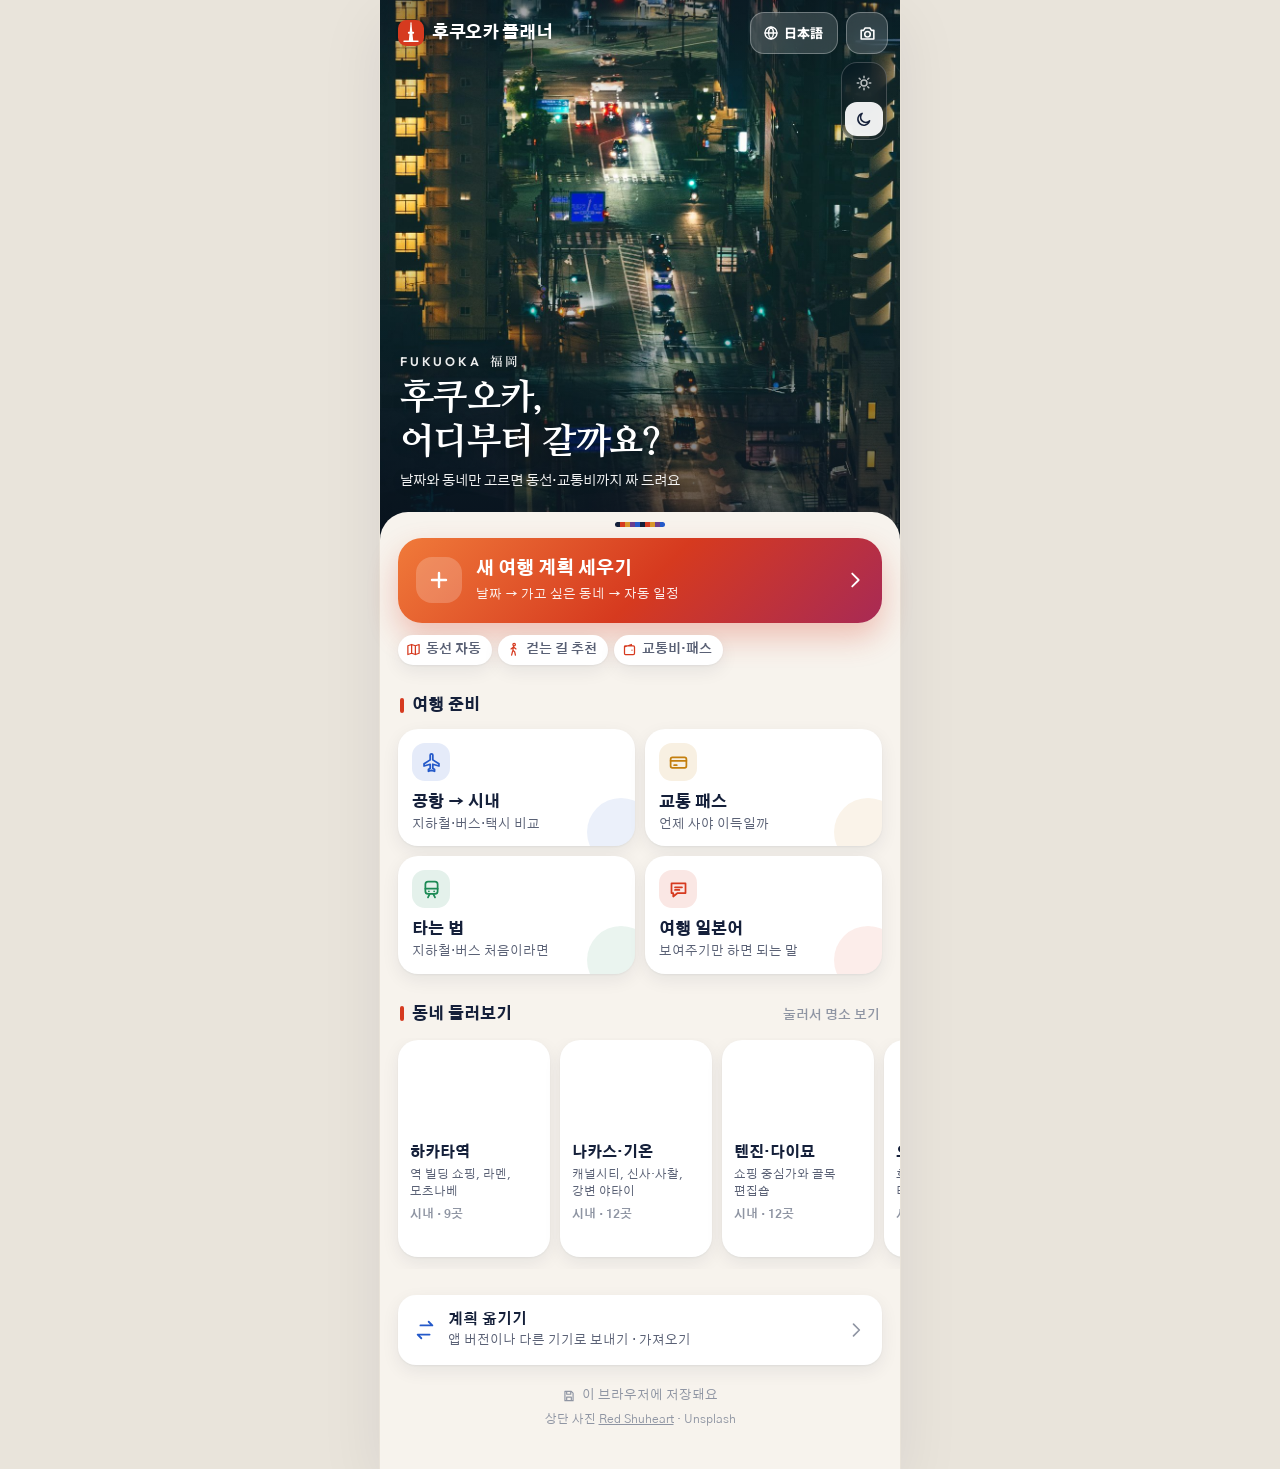
<file: 주석(11:21).html>
<!DOCTYPE html>
<html lang="ko">
<head>
<meta charset="utf-8">
<meta name="viewport" content="width=device-width, initial-scale=1">
<title>후쿠오카 여행 플래너</title>
<link rel="preconnect" href="https://fonts.googleapis.com">
<link rel="preconnect" href="https://fonts.gstatic.com" crossorigin>
<link href="https://fonts.googleapis.com/css2?family=Gothic+A1:wght@400;500;600;700;800&family=Outfit:wght@500;600;700&family=Noto+Sans+JP:wght@400;500;700;800&family=Nanum+Myeongjo:wght@700;800&family=Noto+Serif+JP:wght@600;700&display=swap" rel="stylesheet">
<style>
/* =====================================================================
 * 스타일(CSS) 안내
 *  - 색은 맨 위 :root 의 변수(--ink 글자색, --line 선 색 …)만 바꾸면 앱 전체에 반영돼요.
 *  - 다크 모드 색은 바로 아래 @media (prefers-color-scheme: dark) 와 :root[data-theme="dark"] 에 있어요.
 *  - 아래 구역 순서: 상단 바 → 버튼 → 공통 → 기간 → 지역 → 지도 → 계획 → 지도 탭 → 교통비 탭
 *    → 하단 탭 → 바텀시트 → 길안내 → 홈 → 계획 옮기기 → 한국어↔일본어 → 장소 상세
 * ===================================================================== */

/* 후쿠오카 플래너 v3: 따뜻한 종이색 바탕 + 하카타만 남색 + 도리이 주홍 포인트. 홈 상단은 모모치 해변의 후쿠오카 타워 그림, 곳곳에 하카타오리(五色献上) 줄무늬 */
:root {
  --outer: #E9E4DB; --bg: #F7F3ED; --surface: #FFFFFF; --surface-2: #F1ECE4; --surface-3: #E5DED3;
  --ink: #15203A; --ink-2: #5A6175; --ink-3: #8F95A3; --line: #E8E2D8;
  --pri: #D63A1F; --pri-2: #FBE7E1; --pri-ink: #FFFFFF; --pink: #C2335E;
  --blue: #2459C9; --blue-2: #E8EFFC;
  --ok: #1D8A55; --ok-2: #E3F4EA; --warn: #A86500; --warn-2: #FFF2D9; --bad: #D33539; --bad-2: #FCEAEA;
  --sea: #CFE1EC; --sea-edge: #A6C4D8; --land: #FBF8F2; --park: #D8EACD; --hill-a: #E7E9D8; --hill-b: rgba(231, 233, 216, 0); --river: #AFCFE2; --rail: #A7ADB6;
  --font: 'Gothic A1', -apple-system, 'Apple SD Gothic Neo', 'Malgun Gothic', sans-serif;
  --serif: 'Nanum Myeongjo', 'AppleMyungjo', 'Noto Serif KR', serif;
  --num: 'Outfit', 'Gothic A1', sans-serif;
  --r: 22px; --sh: 0 1px 2px rgba(21, 32, 58, .05), 0 6px 18px rgba(21, 32, 58, .07);
  --grad: linear-gradient(135deg, #F07A3A 0%, #D63A1F 52%, #A82A55 100%);
  --obi: repeating-linear-gradient(90deg, #15203A 0 5px, #D63A1F 5px 10px, #D9962B 10px 15px, #6B3E8E 15px 20px, #2459C9 20px 25px);
  color-scheme: light;
}
@media (prefers-color-scheme: dark) {
  :root:not([data-theme="light"]) {
    --outer: #05080F; --bg: #0E1424; --surface: #172036; --surface-2: #1F2942; --surface-3: #29344F;
    --ink: #EEF1F7; --ink-2: #A8B0C2; --ink-3: #747D96; --line: #27324B;
    --pri: #F2573C; --pri-2: #3A1D17; --pink: #F0628B; --blue: #7EA2FF; --blue-2: #1A2546;
    --ok: #4ACB8A; --ok-2: #14301F; --warn: #F0B55A; --warn-2: #33280F; --bad: #FF7A7E; --bad-2: #3A1A1C;
    --sea: #12324A; --sea-edge: #23506F; --land: #182235; --park: #1B3A2A; --hill-a: #1E2B33; --hill-b: rgba(30, 43, 51, 0); --river: #23506F; --rail: #5A6878;
    --sh: 0 1px 2px rgba(0, 0, 0, .3), 0 6px 18px rgba(0, 0, 0, .28);
    color-scheme: dark;
  }
}
:root[data-theme="dark"] {
    --outer: #05080F; --bg: #0E1424; --surface: #172036; --surface-2: #1F2942; --surface-3: #29344F;
    --ink: #EEF1F7; --ink-2: #A8B0C2; --ink-3: #747D96; --line: #27324B;
    --pri: #F2573C; --pri-2: #3A1D17; --pink: #F0628B; --blue: #7EA2FF; --blue-2: #1A2546;
    --ok: #4ACB8A; --ok-2: #14301F; --warn: #F0B55A; --warn-2: #33280F; --bad: #FF7A7E; --bad-2: #3A1A1C;
    --sea: #12324A; --sea-edge: #23506F; --land: #182235; --park: #1B3A2A; --hill-a: #1E2B33; --hill-b: rgba(30, 43, 51, 0); --river: #23506F; --rail: #5A6878;
    --sh: 0 1px 2px rgba(0, 0, 0, .3), 0 6px 18px rgba(0, 0, 0, .28);
    color-scheme: dark;
}

* { box-sizing: border-box; -webkit-tap-highlight-color: transparent; }
html, body { margin: 0; }
body { background: var(--outer); color: var(--ink); font: 15px/1.5 var(--font); -webkit-font-smoothing: antialiased; word-break: keep-all; overflow-wrap: anywhere; }
body.locked { overflow: hidden; }
button, input, select { font: inherit; color: inherit; }
button { cursor: pointer; border: 0; background: none; padding: 0; }
:focus-visible { outline: 2.5px solid var(--pri); outline-offset: 2px; border-radius: 10px; }
.ic { width: 20px; height: 20px; flex: none; fill: none; stroke: currentColor; stroke-width: 2; stroke-linecap: round; stroke-linejoin: round; }
.sr { position: absolute; width: 1px; height: 1px; overflow: hidden; clip: rect(0 0 0 0); white-space: nowrap; }
h1, h2, h3 { margin: 0; text-wrap: balance; }
small { font-size: 12.5px; }

.shell { position: relative; max-width: 520px; min-height: 100vh; margin: 0 auto; background: var(--bg); }
@media (min-width: 560px) { .shell { box-shadow: 0 0 0 1px var(--line), 0 20px 60px rgba(20, 27, 45, .08); } }
.scr { padding: 8px 18px 120px; }

/* 상단 바 */
.appbar { position: sticky; top: 0; z-index: 30; display: grid; grid-template-columns: auto 1fr auto; align-items: center; gap: 8px; min-height: 58px; padding: 8px 12px; background: color-mix(in srgb, var(--bg) 88%, transparent); backdrop-filter: blur(14px); -webkit-backdrop-filter: blur(14px); }
.brand { display: flex; align-items: center; gap: 8px; font-weight: 800; font-size: 17px; letter-spacing: -.02em; padding-left: 6px; }
.logo2 { width: 26px; height: 26px; flex: none; }
.ab-t { display: flex; flex-direction: column; align-items: center; min-width: 0; font-weight: 800; font-size: 16px; }
.ab-t small { font-weight: 500; color: var(--ink-2); }
.ab-title { display: inline-flex; align-items: center; gap: 4px; font-weight: 800; font-size: 16px; max-width: 100%; }
.ab-title .ic { width: 14px; height: 14px; color: var(--ink-3); }
.ab-r { display: flex; gap: 6px; justify-content: flex-end; min-width: 40px; }
.ab-sp { display: block; }
.ib { display: inline-grid; place-items: center; width: 42px; height: 42px; border-radius: 14px; color: var(--ink); background: transparent; }
.ib:hover { background: var(--surface-2); }
.ib.sm { width: 36px; height: 36px; border-radius: 12px; }
.ib.xs { width: 28px; height: 28px; border-radius: 9px; }
.ib.xs .ic { width: 16px; height: 16px; }
.ib:disabled { opacity: .3; cursor: default; }
.savebtn { height: 36px; padding: 0 16px; border-radius: 999px; background: var(--pri); color: var(--pri-ink); font-weight: 700; font-size: 14px; display: inline-flex; align-items: center; gap: 4px; }
.savebtn .ic { width: 16px; height: 16px; stroke-width: 2.6; }
.savebtn.done { background: var(--surface-2); color: var(--ok); }
.prog { display: grid; grid-template-columns: repeat(3, 1fr); gap: 6px; padding: 0 18px 6px; position: sticky; top: 58px; z-index: 29; background: color-mix(in srgb, var(--bg) 88%, transparent); }
.prog i { height: 4px; border-radius: 4px; background: var(--surface-3); }
.prog i.on { background: var(--pri); }

/* 버튼 */
.btn { display: inline-flex; align-items: center; justify-content: center; gap: 6px; min-height: 44px; padding: 0 16px; border-radius: 15px; font-weight: 700; font-size: 15px; transition: transform .12s, filter .15s; white-space: nowrap; }
.btn:active:not(:disabled) { transform: scale(.98); }
.btn.pri { background: var(--pri); color: var(--pri-ink); box-shadow: 0 6px 16px color-mix(in srgb, var(--pri) 26%, transparent); }
.btn.pri:hover:not(:disabled) { filter: brightness(1.05); }
.btn.pri:disabled { background: var(--surface-3); color: var(--ink-3); cursor: not-allowed; box-shadow: none; }
.btn.big { min-height: 56px; width: 100%; font-size: 17px; border-radius: 20px; }
.btn.big .ic { width: 22px; height: 22px; }
.btn.soft { background: var(--surface-2); color: var(--ink); }
.btn.soft:hover { background: var(--surface-3); }
.btn.ghost { background: transparent; color: var(--ink-2); }
.btn.sm { min-height: 34px; padding: 0 12px; font-size: 13.5px; border-radius: 11px; }
.btn .ic { width: 18px; height: 18px; }
.btn.danger { color: var(--bad); }
.btn.danger-fill { background: var(--bad); }
.row2 { display: flex; gap: 8px; }
.row2 > .btn { flex: 1; }
.cta { position: fixed; bottom: 0; left: 50%; transform: translateX(-50%); width: min(520px, 100%); z-index: 25; padding: 14px 18px calc(14px + env(safe-area-inset-bottom)); background: linear-gradient(to top, var(--bg) 70%, transparent); display: grid; gap: 10px; }

/* 공통 */
.card { background: var(--surface); border-radius: var(--r); padding: 16px; box-shadow: var(--sh); }
.card + .card { margin-top: 12px; }
.sec { display: flex; align-items: baseline; gap: 8px; font-size: 16px; font-weight: 800; margin: 28px 2px 12px; }
.sec::before { content: ''; align-self: center; flex: none; width: 4px; height: 15px; border-radius: 2px; background: var(--pri); }
.sec small { font-size: 12.5px; color: var(--ink-3); font-weight: 600; margin-left: auto; }
.sub { color: var(--ink-2); font-size: 13.5px; margin: 4px 0 12px; }
.h-xl { font-family: var(--serif); font-size: clamp(30px, 8vw, 36px); font-weight: 800; letter-spacing: -.02em; line-height: 1.22; }
.h-l { font-family: var(--serif); font-size: 27px; font-weight: 800; letter-spacing: -.02em; margin: 6px 2px 16px; }
.h-s { font-size: 16px; font-weight: 800; }
.chip { display: inline-flex; align-items: center; gap: 4px; font-size: 12.5px; font-weight: 600; padding: 4px 10px; border-radius: 999px; background: var(--surface-2); color: var(--ink-2); }
.chips { display: flex; flex-wrap: wrap; gap: 6px; }
.tag { display: inline-flex; align-items: center; gap: 3px; font-size: 11.5px; font-weight: 700; padding: 2px 8px; border-radius: 999px; background: var(--surface-2); color: var(--ink-2); white-space: nowrap; }
.tag .ic { width: 12px; height: 12px; stroke-width: 3; }
.tag.meal { background: var(--pri-2); color: var(--pri); }
.tag.walk { background: var(--ok-2); color: var(--ok); }
.tag.fast { background: var(--blue-2); color: var(--blue); }
.tag.cheap { background: var(--ok-2); color: var(--ok); }
.store-note { display: flex; align-items: center; justify-content: center; gap: 6px; color: var(--ink-3); font-size: 12.5px; margin: 22px 0 0; }
.store-note .ic { width: 14px; height: 14px; }
.fine { font-size: 12px; color: var(--ink-3); margin: 18px 4px 0; }
.note { display: flex; align-items: center; gap: 10px; flex-wrap: wrap; padding: 12px 14px; border-radius: 16px; background: var(--surface-2); color: var(--ink-2); font-size: 14px; margin: 12px 0 0; }
.note > span { flex: 1; min-width: 160px; }
.note.bad { background: var(--bad-2); color: var(--bad); }
.note.ok { background: var(--ok-2); color: var(--ok); }
.warn-t { color: var(--warn) !important; font-weight: 700; }
.bad-t { color: var(--bad); }

/* 카테고리 타일 */
.ct { display: inline-grid; place-items: center; width: 32px; height: 32px; border-radius: 11px; flex: none; background: var(--surface-2); color: var(--ink-2); }
.ct .ic { width: 18px; height: 18px; }
.c-sight { --c: #3E63DD; } .c-food { --c: #E5484D; } .c-cafe { --c: #A35829; } .c-shop { --c: #8E4EC6; } .c-nature { --c: #2B9A66; } .c-onsen { --c: #E2780F; } .c-free { --c: #6F7A8B; } .c-bed { --c: #6F7A8B; }
.ct[class*="c-"] { background: color-mix(in srgb, var(--c) 13%, var(--surface)); color: var(--c); }
.chip[class*="c-"] { background: color-mix(in srgb, var(--c) 12%, var(--surface)); color: var(--c); }

/* 기간 */
.sel-sum { display: flex; align-items: center; gap: 10px; background: var(--surface); border-radius: 18px; padding: 14px 16px; box-shadow: var(--sh); margin-bottom: 12px; flex-wrap: wrap; }
.sel-sum > div { display: flex; flex-direction: column; }
.sel-sum small { color: var(--ink-3); }
.sel-sum b { font-size: 15.5px; }
.sel-sum > .ic { color: var(--ink-3); }
.sel-sum .pill { margin-left: auto; background: var(--pri); color: #fff; font-weight: 700; font-size: 13px; padding: 5px 12px; border-radius: 999px; }
.cal-h { display: flex; align-items: center; justify-content: space-between; margin-bottom: 8px; }
.cal-h b { font-family: var(--num); font-size: 17px; }
.wk, .grid { display: grid; grid-template-columns: repeat(7, 1fr); }
.wk span { text-align: center; font-size: 12px; color: var(--ink-3); padding: 4px 0 8px; }
.dc { height: 44px; display: grid; place-items: center; font-family: var(--num); font-weight: 500; font-size: 15.5px; position: relative; }
.dc span { display: grid; place-items: center; width: 40px; height: 40px; border-radius: 50%; position: relative; z-index: 1; }
.dc:hover:not(:disabled) span { background: var(--surface-2); }
.dc.sun { color: var(--bad); } .dc.sat { color: var(--blue); }
.dc.past { opacity: .3; cursor: default; }
.dc.today span::after { content: ''; position: absolute; bottom: 4px; width: 4px; height: 4px; border-radius: 50%; background: var(--pri); }
.dc.in { background: var(--pri-2); }
.dc.rs { background: linear-gradient(to right, transparent 50%, var(--pri-2) 50%); }
.dc.re { background: linear-gradient(to left, transparent 50%, var(--pri-2) 50%); }
.dc.s span, .dc.e span { background: var(--pri) !important; color: #fff; font-weight: 700; }
.hint-s { color: var(--ink-3); font-size: 13px; text-align: center; margin: 10px 0 0; }
.chips-sel { display: flex; flex-wrap: wrap; gap: 8px; }
.chips-sel.scroll { flex-wrap: nowrap; overflow-x: auto; scrollbar-width: none; margin: 12px -18px 4px; padding: 0 18px; }
.chips-sel button { padding: 9px 16px; border-radius: 999px; background: var(--surface-2); font-weight: 700; font-size: 14px; color: var(--ink-2); white-space: nowrap; }
.chips-sel button.on { background: var(--ink); color: var(--bg); }
.grid2 { display: grid; grid-template-columns: 1fr 1fr; gap: 12px; margin-top: 10px; }
.fld { display: flex; flex-direction: column; gap: 6px; font-size: 12.5px; color: var(--ink-2); font-weight: 700; }
.fld select, .fld input, .ed select, .ed input { min-height: 46px; border-radius: 14px; border: 0; background: var(--surface-2); padding: 0 12px; color: var(--ink); font-weight: 600; font-size: 15px; width: 100%; }

/* 지역 */
.map-card { position: relative; background: var(--surface); border-radius: 24px; overflow: hidden; box-shadow: var(--sh); }
.rmap { width: 100%; height: 330px; background: var(--land); touch-action: none; }
.rmap svg { display: block; width: 100%; height: 100%; }
.map-ctl { position: absolute; top: 10px; right: 10px; display: grid; gap: 6px; }
.map-ctl .ib { background: var(--surface); box-shadow: var(--sh); }
.map-cap { margin: 0; padding: 10px 14px 12px; font-size: 12.5px; color: var(--ink-3); }
.agrid { display: grid; grid-template-columns: 1fr 1fr; gap: 10px; }
.acard { position: relative; display: flex; flex-direction: column; align-items: flex-start; gap: 3px; text-align: left; padding: 14px 14px 12px; border-radius: 18px; background: var(--surface); box-shadow: var(--sh); border: 2px solid transparent; transition: border-color .15s; }
.acard b { font-size: 15.5px; padding-right: 26px; }
.acard small { color: var(--ink-2); font-size: 12.5px; line-height: 1.4; }
.ac-m { margin-top: 6px; font-size: 12px; font-weight: 700; color: var(--ink-3); }
.ac-k { position: absolute; top: 12px; right: 12px; width: 24px; height: 24px; border-radius: 50%; border: 2px solid var(--line); display: grid; place-items: center; }
.ac-k .ic { width: 14px; height: 14px; stroke-width: 3; }
.acard.on { border-color: var(--pri); background: color-mix(in srgb, var(--pri-2) 55%, var(--surface)); }
.acard.on .ac-k { background: var(--pri); border-color: var(--pri); color: #fff; }
.meter { background: var(--surface); border-radius: 16px; padding: 10px 14px; box-shadow: var(--sh); }
.m-t { display: flex; justify-content: space-between; gap: 8px; font-size: 13.5px; }
.m-t span { color: var(--ink-2); }
.bar { height: 6px; border-radius: 6px; background: var(--surface-3); margin-top: 8px; overflow: hidden; }
.bar i { display: block; height: 100%; border-radius: 6px; background: var(--ok); transition: width .25s; }
.bar i.over { background: var(--warn); }

/* 지도 공통 */
.sea { fill: var(--sea); }
.coast { fill: none; stroke: var(--sea-edge); stroke-width: 1.2; }
.land { fill: var(--land); stroke: var(--sea-edge); stroke-width: 1; }
.park { fill: var(--park); }
.hill-a { stop-color: var(--hill-a); } .hill-b { stop-color: var(--hill-b); }
.river { fill: none; stroke: var(--river); stroke-linecap: round; }
.rail { fill: none; stroke: var(--rail); }
.sline { fill: none; stroke-linecap: round; stroke-linejoin: round; opacity: .5; }
.st { fill: var(--surface); stroke: var(--ink-3); stroke-width: 1.4; }
.st-t { font-size: 10px; fill: var(--ink-3); paint-order: stroke; stroke: var(--land); stroke-width: 3px; }
.sea-t { fill: color-mix(in srgb, var(--sea-edge) 60%, var(--ink-3)); font-weight: 700; letter-spacing: .35em; text-anchor: middle; }
.sdot { fill: var(--ink-3); opacity: .4; }
.sdot.on { fill: var(--pri); opacity: .85; }
.apin { cursor: pointer; outline: none; }
.apin-hit { fill: transparent; }
.apin-c { fill: var(--surface); stroke: var(--ink); stroke-width: 2.5; }
.apin-d { fill: var(--ink); }
.apin-k { fill: none; stroke: #fff; stroke-width: 3; stroke-linecap: round; stroke-linejoin: round; }
.apin-t { font-size: 13px; font-weight: 800; text-anchor: middle; fill: var(--ink); paint-order: stroke; stroke: var(--land); stroke-width: 4px; stroke-linejoin: round; }
.apin:hover .apin-c, .apin:focus-visible .apin-c { stroke: var(--pri); stroke-width: 3.5; }
.apin.on .apin-c { fill: var(--pri); stroke: var(--pri); }
.rseg { fill: none; stroke-linejoin: round; }
.seg-halo { fill: none; stroke: var(--land); stroke-width: 8; stroke-linecap: round; stroke-linejoin: round; opacity: .9; }
.npin { cursor: pointer; outline: none; }
.npin circle { fill: var(--ink); stroke: var(--surface); stroke-width: 2.5; }
.npin text { fill: var(--bg); font-family: var(--num); font-size: 12px; font-weight: 700; text-anchor: middle; }
.npin.walkp circle { fill: var(--ok); }
.npin.on circle { fill: var(--pri); }
.npin.on text { fill: #fff; }
.npin .npin-l { fill: var(--ink); font-family: var(--font); font-size: 13px; paint-order: stroke; stroke: var(--land); stroke-width: 4px; }
.anc-pin rect { fill: var(--surface); stroke: var(--ink); stroke-width: 2; }
.anc-ic { fill: none; stroke: var(--ink); stroke-width: 2.2; stroke-linecap: round; stroke-linejoin: round; }
.corr { fill: none; stroke: var(--ok); opacity: .1; stroke-linecap: round; }
.rpin { cursor: pointer; }
.rpin circle { fill: var(--surface); stroke: var(--ok); stroke-width: 2.5; }
.rpin text { font-family: var(--num); font-size: 11.5px; font-weight: 700; text-anchor: middle; fill: var(--ok); }
.rpin.on circle { fill: var(--pri); stroke: var(--pri); }
.rpin.on text { fill: #fff; }
.ab-pin rect { fill: var(--ink); }
.ab-pin text { fill: var(--bg); font-size: 11.5px; font-weight: 700; text-anchor: middle; }

/* 계획 */
.days { display: flex; gap: 8px; overflow-x: auto; scrollbar-width: none; margin: 0 -18px; padding: 4px 18px 12px; position: sticky; top: 58px; z-index: 20; background: var(--bg); }
.days::-webkit-scrollbar, .chips-sel.scroll::-webkit-scrollbar, .strip::-webkit-scrollbar { display: none; }
.days button { flex: none; display: flex; flex-direction: column; align-items: center; padding: 8px 16px; border-radius: 16px; background: var(--surface); box-shadow: var(--sh); min-width: 84px; }
.days b { font-size: 14px; } .days small { font-family: var(--num); color: var(--ink-3); font-size: 12px; }
.days button.on { background: var(--ink); color: var(--bg); }
.days button.on small { color: color-mix(in srgb, var(--bg) 70%, transparent); }
.daycard { position: relative; background: var(--surface); border-radius: 24px; padding: 18px 16px 14px; box-shadow: var(--sh); overflow: hidden; }
.daycard::before { content: ''; position: absolute; left: 0; right: 0; top: 0; height: 4px; background: var(--obi); opacity: .85; }
.dc-h { display: flex; justify-content: space-between; align-items: flex-start; gap: 10px; }
.dc-h h2 { font-family: var(--serif); font-size: 24px; font-weight: 800; }
.dc-h small { color: var(--ink-2); }
.dc-h .ib { background: var(--surface-2); }
.stats > * { display: flex; flex-direction: column; align-items: center; gap: 2px; text-align: center; }
.stats small { color: var(--ink-3); font-size: 12px; }
.stats b { font-family: var(--num); font-weight: 700; font-size: 16px; }
.stats { display: grid; grid-template-columns: repeat(4, 1fr); margin-top: 14px; padding-top: 12px; border-top: 1px solid var(--line); }
.stats b { font-size: 15px; }
.stats button b { color: var(--pri); }
.hint { display: flex; gap: 10px; align-items: flex-start; font-size: 13px; color: var(--ink-2); background: var(--surface); border-radius: 16px; padding: 12px 10px 12px 14px; margin-top: 12px; box-shadow: var(--sh); }
.hint > .ic { color: var(--ok); margin-top: 1px; }
.hint b { color: var(--ink); }
.banner { background: var(--surface); border-radius: 20px; padding: 14px 16px; margin-top: 12px; box-shadow: 0 0 0 2px var(--ok), var(--sh); }
.bn-h { display: flex; gap: 8px; align-items: center; color: var(--ok); }
.bn-h b { color: var(--ink); }
.banner ul { list-style: none; margin: 10px 0 12px; padding: 0; display: grid; gap: 6px; font-size: 14px; }
.banner li { display: flex; gap: 8px; align-items: flex-start; }
.banner li b { margin-right: 4px; }
.dot { flex: none; width: 8px; height: 8px; border-radius: 50%; background: var(--ink-3); margin-top: 7px; }
.dot.d-ok { background: var(--ok); } .dot.d-warn { background: var(--warn); }

.tl { list-style: none; margin: 16px 0 0; padding: 0; }
.tl > li { display: grid; grid-template-columns: 50px minmax(0, 1fr); column-gap: 10px; }
.tm { display: flex; flex-direction: column; align-items: flex-end; padding-top: 14px; font-family: var(--num); }
.tm b { font-size: 16px; font-weight: 700; }
.tm span { font-size: 12px; color: var(--ink-3); }
.anc .tm { padding-top: 11px; }
.anc-c { display: flex; align-items: center; gap: 10px; text-align: left; width: 100%; padding: 10px 14px; border-radius: 16px; background: var(--surface-2); font-weight: 700; font-size: 14px; }
.anc-c > span { flex: 1; display: flex; flex-direction: column; }
.anc-c small { color: var(--ink-2); font-weight: 500; }
.anc-c .chev { color: var(--ink-3); width: 16px; height: 16px; }
.leg { min-height: 50px; }
.leg .rail { grid-column: 1; justify-self: end; width: 0; margin-right: 18px; border-left: 3px solid var(--m); min-height: 100%; }
.leg.m-walk .rail { border-left-style: dotted; border-left-width: 4px; }
.leg.m-bus .rail, .leg.m-taxi .rail, .leg.m-car .rail, .leg.m-ferry .rail { border-left-style: dashed; }
.leg.none .rail { border-left: 2px dotted var(--line); min-height: 14px; }
.lchip { grid-column: 2; align-self: center; display: grid; grid-template-columns: auto 1fr auto; grid-template-areas: "i m c" "i l c"; column-gap: 10px; align-items: center; width: 100%; text-align: left; margin: 6px 0; padding: 7px 10px 7px 7px; border-radius: 14px; background: color-mix(in srgb, var(--m) 8%, var(--bg)); border: 1px solid color-mix(in srgb, var(--m) 18%, transparent); }
.lchip .mi { grid-area: i; }
.lc-m { grid-area: m; display: flex; align-items: center; gap: 8px; flex-wrap: wrap; font-size: 14px; }
.lc-m em { font-style: normal; font-family: var(--num); font-weight: 700; color: var(--ink); background: var(--surface); border-radius: 8px; padding: 0 7px; font-size: 13px; }
.lc-m .mine { font-style: normal; font-size: 11px; font-weight: 700; color: var(--pri); }
.lc-l { grid-area: l; font-size: 12.5px; color: var(--ink-2); overflow: hidden; text-overflow: ellipsis; white-space: nowrap; }
.lchip .chev { grid-area: c; width: 16px; height: 16px; color: var(--ink-3); }
.mi { display: inline-grid; place-items: center; width: 36px; height: 36px; border-radius: 12px; background: var(--m); color: #fff; flex: none; }
.mi .ic { width: 20px; height: 20px; stroke-width: 2.2; }
.mi.sm { width: 30px; height: 30px; border-radius: 10px; }
.mi.sm .ic { width: 17px; height: 17px; }
.mi.xs { width: 22px; height: 22px; border-radius: 7px; }
.mi.xs .ic { width: 13px; height: 13px; }
.sc { background: var(--surface); border-radius: 20px; padding: 12px 14px 14px; box-shadow: var(--sh); border: 2px solid transparent; transition: border-color .15s; }
.stop.sel .sc { border-color: var(--ink); }
.sc-hit { display: flex; align-items: center; gap: 12px; width: 100%; text-align: left; }
.sc-hit .ct { width: 42px; height: 42px; border-radius: 14px; }
.sc-hit .ct .ic { width: 22px; height: 22px; }
.sc-t { flex: 1; display: flex; flex-direction: column; min-width: 0; }
.sc-t b { font-size: 16.5px; font-weight: 800; line-height: 1.3; }
.sc-t small { color: var(--ink-3); font-size: 12.5px; }
.num { display: grid; place-items: center; width: 24px; height: 24px; border-radius: 50%; background: var(--surface-2); color: var(--ink-2); font-family: var(--num); font-weight: 700; font-size: 12.5px; flex: none; }
.stop.sel .num { background: var(--pri); color: #fff; }
.tags { display: flex; flex-wrap: wrap; gap: 5px; margin: 10px 0 0; }
.desc { margin: 8px 0 0; font-size: 13.5px; color: var(--ink-2); }
.warn { display: flex; align-items: center; gap: 6px; margin: 8px 0 0; font-size: 12.5px; font-weight: 700; color: var(--warn); background: var(--warn-2); padding: 6px 10px; border-radius: 10px; }
.warn .ic { width: 15px; height: 15px; }
.memo { margin: 8px 0 0; font-size: 13px; padding: 8px 10px; border-radius: 10px; background: var(--surface-2); }
.edit { margin-top: 14px; padding-top: 14px; border-top: 1px solid var(--line); display: grid; gap: 12px; }
.ed { display: flex; align-items: center; justify-content: space-between; gap: 10px; font-size: 13.5px; font-weight: 700; color: var(--ink-2); }
.ed.col { flex-direction: column; align-items: stretch; }
.ed select { width: auto; min-height: 40px; font-size: 14px; }
.stp { display: flex; align-items: center; gap: 6px; }
.stp button { display: grid; place-items: center; width: 40px; height: 40px; border-radius: 12px; background: var(--surface-2); color: var(--ink); }
.stp button:disabled { opacity: .35; }
.stp b { font-family: var(--num); min-width: 72px; text-align: center; color: var(--ink); }
.empty-c { text-align: center; }
.empty-c p { margin: 4px 0 10px; color: var(--ink-2); }
.day-act { margin-top: 16px; }
.parked { margin-top: 16px; padding: 0; }
.parked summary { list-style: none; display: flex; align-items: center; gap: 10px; padding: 14px 16px; cursor: pointer; }
.parked summary::-webkit-details-marker { display: none; }
.parked summary b { flex: 1; }
.parked summary .chev { color: var(--ink-3); transition: transform .2s; }
.parked[open] summary .chev { transform: rotate(180deg); }
.cnt { font-family: var(--num); font-weight: 700; font-size: 12.5px; background: var(--pri); color: #fff; border-radius: 999px; padding: 1px 9px; }
.parked .sub { padding: 0 16px; margin-top: 0; }
.parked ul { list-style: none; margin: 0; padding: 0 8px 10px 16px; }
.parked li { display: flex; align-items: center; gap: 8px; padding: 10px 0; border-top: 1px solid var(--line); }
.pk-t { flex: 1; display: flex; flex-direction: column; min-width: 0; }
.pk-t small { color: var(--ink-3); }

/* 지도 탭 */
.mapfull { position: relative; margin: 0 -18px; }
.dmap { position: relative; width: 100%; height: calc(100vh - 218px - env(safe-area-inset-bottom)); min-height: 380px; background: var(--land); }
.dmap svg, .wmap svg { display: block; width: 100%; height: 100%; }
.map-note2 { position: absolute; left: 12px; right: 12px; top: 12px; margin: 0; font-size: 12.5px; background: var(--surface); border-radius: 12px; padding: 8px 12px; color: var(--ink-2); box-shadow: var(--sh); }
.legend { position: absolute; left: 12px; top: 12px; display: flex; flex-wrap: wrap; gap: 6px; max-width: calc(100% - 24px); }
.map-note2 ~ .legend, .legend:has(~ .map-note2) { top: 56px; }
.legend > span { display: flex; align-items: center; gap: 5px; font-size: 12px; font-weight: 700; background: var(--surface); padding: 3px 9px 3px 3px; border-radius: 999px; box-shadow: var(--sh); }
.strip { position: absolute; left: 0; right: 0; bottom: 14px; display: flex; gap: 8px; overflow-x: auto; padding: 0 12px; scroll-snap-type: x mandatory; scrollbar-width: none; }
.sp { flex: none; scroll-snap-align: center; display: flex; align-items: center; gap: 10px; text-align: left; background: var(--surface); border-radius: 16px; padding: 10px 14px 10px 10px; box-shadow: 0 6px 20px rgba(20, 27, 45, .15); max-width: 240px; border: 2px solid transparent; }
.sp > span:last-child { display: flex; flex-direction: column; min-width: 0; }
.sp b { font-size: 14px; white-space: nowrap; overflow: hidden; text-overflow: ellipsis; }
.sp small { color: var(--ink-3); font-family: var(--num); }
.sp.on { border-color: var(--pri); }
.sp.on .num { background: var(--pri); color: #fff; }

/* 교통비 탭 */
.fare-hero { border-radius: 24px; padding: 20px 20px 18px; background: var(--grad); color: #fff; box-shadow: 0 12px 30px rgba(255, 90, 54, .25); margin-top: 6px; }
.fare-hero small { opacity: .9; font-weight: 600; }
.fh-n { display: flex; align-items: baseline; gap: 10px; flex-wrap: wrap; margin: 4px 0 6px; }
.fh-n b { font-family: var(--num); font-size: 38px; font-weight: 700; letter-spacing: -.02em; }
.fh-n span { font-family: var(--num); font-size: 16px; opacity: .9; }
.fare-hero p { margin: 0; font-size: 14px; }
.recs-l { list-style: none; margin: 0; padding: 0; display: grid; gap: 8px; }
.recs-l li { display: flex; gap: 12px; align-items: flex-start; background: var(--surface); border-radius: 18px; padding: 14px; box-shadow: var(--sh); }
.rk { display: grid; place-items: center; width: 28px; height: 28px; border-radius: 50%; flex: none; }
.rk .ic { width: 16px; height: 16px; stroke-width: 3; }
.recs-l .ok .rk { background: var(--ok-2); color: var(--ok); }
.recs-l .no .rk { background: var(--surface-2); color: var(--ink-3); }
.rb { flex: 1; display: flex; flex-direction: column; gap: 3px; min-width: 0; }
.rb b { font-size: 14.5px; }
.rb small { color: var(--ink-2); line-height: 1.45; }
.recs-l em { font-style: normal; font-family: var(--num); font-weight: 700; font-size: 14px; white-space: nowrap; }
.recs-l .ok em { color: var(--ok); } .recs-l .no em { color: var(--ink-3); }
.fday { display: grid; gap: 8px; }
.fd { display: block; width: 100%; text-align: left; background: var(--surface); border-radius: 18px; padding: 14px; box-shadow: var(--sh); }
.fd-h { display: flex; align-items: baseline; gap: 8px; margin-bottom: 8px; }
.fd-h small { color: var(--ink-3); font-family: var(--num); }
.fd-n { margin-left: auto; font-family: var(--num); font-weight: 700; font-size: 18px; }
.fd-how, .fd-tx { display: flex; align-items: center; gap: 6px; margin: 8px 0 0; font-size: 12.5px; color: var(--ink-2); }
.fd-how { color: var(--ok); font-weight: 700; }
.fd-how .ic, .fd-tx .ic { width: 15px; height: 15px; }
.fare-info dl { margin: 0; display: grid; grid-template-columns: 70px 1fr; gap: 10px 12px; font-size: 13.5px; }
.fare-info dt { font-weight: 800; }
.fare-info dd { margin: 0; color: var(--ink-2); }
.rate { display: inline-flex; align-items: center; gap: 6px; font-weight: 700; color: var(--ink); }
.rate input { width: 84px; min-height: 36px; border-radius: 10px; border: 0; background: var(--surface-2); padding: 0 10px; font-family: var(--num); font-weight: 700; }

/* 하단 탭 */
.tabbar { position: fixed; bottom: 0; left: 50%; transform: translateX(-50%); width: min(520px, 100%); z-index: 26; display: grid; grid-template-columns: repeat(3, 1fr); padding: 6px 10px calc(8px + env(safe-area-inset-bottom)); background: color-mix(in srgb, var(--surface) 92%, transparent); backdrop-filter: blur(14px); -webkit-backdrop-filter: blur(14px); border-top: 1px solid var(--line); }
.tabbar button { display: flex; flex-direction: column; align-items: center; gap: 2px; padding: 6px 0; font-size: 12px; font-weight: 700; color: var(--ink-3); border-radius: 12px; }
.tabbar button .ic { width: 23px; height: 23px; }
.tabbar button.on { color: var(--pri); }
.tabbar button.on .ic { stroke-width: 2.4; }
.plan { padding-bottom: 110px; }
.plan.t-map { padding-bottom: 0; }

/* 바텀시트 */
.scrim { position: fixed; inset: 0; background: rgba(10, 14, 22, .45); z-index: 40; animation: fade .15s; }
.sheet { position: fixed; z-index: 41; left: 50%; bottom: 0; transform: translateX(-50%); width: min(520px, 100%); max-height: 90vh; overflow-y: auto; background: var(--bg); border-radius: 26px 26px 0 0; padding: 0 18px calc(18px + env(safe-area-inset-bottom)); animation: up .22s ease-out; box-shadow: 0 -10px 40px rgba(10, 14, 22, .2); overscroll-behavior: contain; }
@keyframes fade { from { opacity: 0; } }
@keyframes up { from { transform: translate(-50%, 40px); opacity: 0; } }
@media (prefers-reduced-motion: reduce) { .sheet, .scrim, .toast { animation: none; } .bar i, .sc, .acard { transition: none; } }
.handle { display: block; width: 40px; height: 5px; border-radius: 5px; background: var(--surface-3); margin: 10px auto 0; }
.sh-h { position: sticky; top: 0; z-index: 2; background: var(--bg); display: flex; justify-content: space-between; align-items: flex-start; gap: 12px; padding: 12px 0 12px; }
.sh-h h2 { font-size: 20px; font-weight: 800; }
.sh-h p { margin: 3px 0 0; font-size: 13.5px; color: var(--ink-2); }
.sh-h .ib { background: var(--surface-2); }
.opts { display: grid; gap: 8px; }
.opt { display: flex; gap: 12px; align-items: flex-start; text-align: left; background: var(--surface); border-radius: 18px; padding: 12px; box-shadow: var(--sh); border: 2px solid transparent; }
.opt.on { border-color: var(--ink); }
.opt.off { opacity: .5; cursor: not-allowed; }
.ob { display: flex; flex-direction: column; gap: 3px; flex: 1; min-width: 0; }
.o1 { display: flex; align-items: center; gap: 6px; flex-wrap: wrap; }
.o1 > b { font-size: 15.5px; }
.o2 { display: flex; align-items: baseline; gap: 10px; }
.o2 b { font-family: var(--num); font-size: 20px; font-weight: 700; }
.o2 em { font-style: normal; font-family: var(--num); font-weight: 700; font-size: 16px; color: var(--pri); }
.ol { font-size: 12.5px; color: var(--ink-2); }
.osteps { margin: 6px 0 0; padding-left: 18px; font-size: 12.5px; color: var(--ink-2); display: grid; gap: 2px; }
.onote { font-size: 12.5px; color: var(--warn); font-weight: 700; }
.walk { margin-top: 18px; }
.walk h3 { display: flex; align-items: center; gap: 8px; font-size: 17px; }
.walk h3 .ic { color: var(--ok); }
.wmap { height: 230px; border-radius: 18px; overflow: hidden; background: var(--land); box-shadow: var(--sh); }
.recs { display: grid; gap: 8px; margin-top: 10px; }
.rec { display: flex; gap: 12px; align-items: flex-start; text-align: left; background: var(--surface); border-radius: 18px; padding: 12px; box-shadow: var(--sh); border: 2px solid transparent; }
.rec.on { border-color: var(--pri); background: color-mix(in srgb, var(--pri-2) 50%, var(--surface)); }
.rec .rb b { display: flex; align-items: center; gap: 6px; font-size: 15px; }
.rn { display: inline-grid; place-items: center; width: 20px; height: 20px; border-radius: 50%; border: 2px solid var(--ok); color: var(--ok); font-family: var(--num); font-size: 11px; font-weight: 700; flex: none; }
.rec.on .rn { background: var(--pri); border-color: var(--pri); color: #fff; }
.rm { color: var(--ink-3) !important; font-family: var(--num); }
.rec .tick { width: 26px; height: 26px; border-radius: 9px; border: 2px solid var(--line); display: grid; place-items: center; flex: none; }
.rec.on .tick { background: var(--pri); border-color: var(--pri); color: #fff; }
.rec .tick .ic { width: 15px; height: 15px; stroke-width: 3; }
.sh-foot { position: sticky; bottom: calc(-18px - env(safe-area-inset-bottom)); display: flex; gap: 8px; padding: 14px 0 calc(18px + env(safe-area-inset-bottom)); margin-top: 12px; background: linear-gradient(transparent, var(--bg) 22%); }
.sh-foot .btn { flex: 1; min-height: 52px; }
.sh-foot .btn.pri { flex: 2; }
.sh-foot.col { flex-direction: column; position: static; background: none; padding-bottom: 4px; }
.search { display: flex; align-items: center; gap: 8px; background: var(--surface); border-radius: 14px; padding: 0 14px; box-shadow: var(--sh); }
.search input { border: 0; flex: 1; min-height: 48px; padding: 0; background: none; outline: none; font-size: 15px; }
.search .ic { color: var(--ink-3); }
.add-list ul { list-style: none; margin: 0; padding: 0; }
.add-list li { display: flex; align-items: center; gap: 12px; padding: 10px 2px; border-bottom: 1px solid var(--line); }
.al-t { flex: 1; display: flex; flex-direction: column; min-width: 0; }
.al-t small { color: var(--ink-3); }
.custom { margin-top: 14px; }
.custom summary { list-style: none; display: flex; align-items: center; gap: 8px; font-weight: 700; cursor: pointer; }
.custom summary::-webkit-details-marker { display: none; }
.custom summary .chev { margin-left: auto; color: var(--ink-3); }
.custom .btn { width: 100%; margin-top: 12px; }
.toasts { position: fixed; left: 50%; bottom: 96px; transform: translateX(-50%); z-index: 60; width: max-content; max-width: calc(min(520px, 100%) - 32px); }
.toast { display: flex; align-items: center; gap: 12px; background: var(--ink); color: var(--bg); padding: 11px 10px 11px 16px; border-radius: 16px; font-size: 14px; box-shadow: 0 10px 30px rgba(0, 0, 0, .25); animation: up2 .2s; }
@keyframes up2 { from { transform: translateY(10px); opacity: 0; } }
.toast button { color: var(--pri); font-weight: 800; font-size: 14px; padding: 4px 8px; }
.v-home .toasts, .v-dates .toasts, .v-areas .toasts { bottom: 110px; }
@media (max-width: 360px) { .agrid { grid-template-columns: 1fr; } .stats b { font-size: 13.5px; } }

/* 길안내 */
.tabbar { grid-template-columns: repeat(4, 1fr); }
.trip-day .row2 .btn.del { flex: 0 0 48px; }
.g-lock { text-align: center; padding: 28px 20px; margin-top: 4px; }
.g-lock > .ic { width: 30px; height: 30px; padding: 12px; box-sizing: content-box; border-radius: 18px; background: var(--pri-2); color: var(--pri); }
.g-lock h2 { font-size: 19px; margin: 14px 0 8px; }
.g-lock p { color: var(--ink-2); margin: 0 0 18px; font-size: 14px; }
.g-sum { display: flex; flex-wrap: wrap; gap: 6px; margin-top: 12px; }
.g-sum > span { display: flex; align-items: center; gap: 6px; font-size: 12.5px; font-weight: 700; background: var(--surface-2); border-radius: 999px; padding: 3px 10px 3px 3px; }
.tips { margin-top: 12px; padding: 0; }
.tips summary { list-style: none; display: flex; align-items: center; gap: 10px; padding: 14px 16px; cursor: pointer; }
.tips summary::-webkit-details-marker { display: none; }
.tips summary b { flex: 1; }
.tips summary > .ic:first-child { color: var(--pri); }
.tips summary .chev { color: var(--ink-3); transition: transform .2s; }
.tips[open] summary .chev { transform: rotate(180deg); }
.tips dl { margin: 0; padding: 0 16px 16px; display: grid; gap: 10px; }
.tips dt { display: flex; align-items: center; gap: 8px; font-weight: 800; font-size: 14px; }
.tips dd { margin: 0 0 0 30px; color: var(--ink-2); font-size: 13.5px; }
.glist { display: grid; gap: 10px; margin-top: 14px; }
.gcard { background: var(--surface); border-radius: 22px; padding: 14px 14px 12px; box-shadow: var(--sh); }
.gcard.mini { display: flex; align-items: center; gap: 10px; padding: 10px 10px 10px 14px; border-radius: 18px; }
.gcard.mini .g-t { min-width: 44px; }
.g-mini { flex: 1; display: flex; flex-direction: column; min-width: 0; font-size: 14px; }
.g-mini small { color: var(--ink-3); }
.g-t { font-family: var(--num); font-weight: 700; font-size: 14px; color: var(--ink-2); }
.g-h { display: grid; gap: 4px; padding-bottom: 10px; border-bottom: 1px solid var(--line); }
.g-r { display: flex; align-items: center; gap: 6px; flex-wrap: wrap; font-size: 16.5px; }
.g-r .ic { width: 16px; height: 16px; color: var(--ink-3); }
.g-m { display: flex; align-items: center; gap: 6px; font-size: 13px; color: var(--ink-2); font-weight: 600; }
.gsteps { list-style: none; margin: 12px 0 0; padding: 0; }
.gs { display: grid; grid-template-columns: 34px 1fr; gap: 10px; position: relative; padding-bottom: 14px; }
.gs:not(:last-child)::before { content: ''; position: absolute; left: 16px; top: 34px; bottom: 2px; width: 2px; background: var(--line); border-radius: 2px; }
.gs-ic { display: grid; place-items: center; width: 34px; height: 34px; border-radius: 11px; background: var(--m); color: #fff; }
.gs-ic .ic { width: 19px; height: 19px; }
.gs.k-walk .gs-ic { background: color-mix(in srgb, var(--m) 16%, var(--surface)); color: var(--m); }
.gs.k-transfer .gs-ic { background: var(--surface-2); color: var(--ink-2); }
.gs-b { min-width: 0; padding-top: 5px; }
.gs-t { display: block; font-size: 15px; }
.gs-b p { margin: 4px 0 0; font-size: 13.5px; color: var(--ink-2); }
.gs-b .ja { display: inline-block; margin-top: 6px; font-weight: 700; font-size: 14px; background: color-mix(in srgb, var(--m) 10%, var(--surface)); border: 1px solid color-mix(in srgb, var(--m) 30%, transparent); border-radius: 10px; padding: 4px 10px; }
.gs-note { color: var(--ink-3) !important; font-size: 12.5px !important; }
.sub-rows { display: grid; gap: 6px; margin-top: 8px; }
.sub-rows > div { display: grid; grid-template-columns: 64px auto 1fr; align-items: center; gap: 4px 8px; background: var(--surface-2); border-radius: 12px; padding: 8px 10px; }
.sub-rows > div:nth-child(2) { grid-template-columns: 64px 1fr; }
.sub-rows small { color: var(--ink-3); font-weight: 700; }
.sub-rows b { font-size: 15.5px; }
.sub-rows em { font-style: normal; font-size: 12.5px; color: var(--ink-2); grid-column: 2 / -1; }
.sub-rows > div:nth-child(2) em { grid-column: 2; }
.sub-rows > div:not(:nth-child(2)) em { grid-column: 3; }
.sc-code { display: inline-grid; place-items: center; min-width: 36px; height: 24px; padding: 0 4px; border-radius: 7px; border: 2.5px solid var(--m); font-family: var(--num); font-weight: 700; font-size: 12px; background: var(--surface); }
.sc-code.sm { min-width: 32px; height: 20px; font-size: 11px; border-width: 2px; }
.stops { margin-top: 8px; }
.stops summary { list-style: none; display: inline-flex; align-items: center; gap: 4px; font-size: 13px; font-weight: 700; color: var(--ink-2); cursor: pointer; }
.stops summary::-webkit-details-marker { display: none; }
.stops summary .chev { width: 15px; height: 15px; transition: transform .2s; }
.stops[open] summary .chev { transform: rotate(180deg); }
.stops ol { list-style: none; margin: 8px 0 0; padding: 0 0 0 4px; display: grid; gap: 2px; }
.stops li { display: flex; align-items: center; gap: 8px; font-size: 13.5px; padding: 3px 0; }
.stops li em { font-style: normal; color: var(--ink-3); font-size: 12.5px; }
.stops li i { font-style: normal; margin-left: auto; font-size: 11.5px; font-weight: 800; color: var(--pri); }
.stops li.b, .stops li.e { font-weight: 800; }
.gs-ok { display: flex; align-items: center; gap: 6px; color: var(--ok) !important; font-weight: 700; font-size: 12.5px !important; margin-top: 8px !important; }
.gs-ok .ic { width: 15px; height: 15px; stroke-width: 3; }
.g-act { display: flex; flex-wrap: wrap; gap: 8px; margin-top: 4px; }
.g-act .btn { flex: 1; text-decoration: none; color: var(--ink); }
.ja-card { background: var(--surface); border-radius: 22px; padding: 22px 20px; box-shadow: var(--sh); text-align: center; border: 2px solid var(--pri); }
.ja-card small { color: var(--ink-3); font-weight: 700; }
.ja-big { font-size: clamp(30px, 9vw, 40px); font-weight: 800; line-height: 1.25; margin: 10px 0 12px; font-family: 'Hiragino Sans', 'Noto Sans JP', 'Yu Gothic', var(--font); }
.ja-ph { font-size: 20px; font-weight: 700; margin: 0; font-family: 'Hiragino Sans', 'Noto Sans JP', 'Yu Gothic', var(--font); }
.ja-ko { color: var(--ink-2); margin: 8px 0 0; font-size: 14px; }
.to-guide { display: flex; align-items: center; gap: 12px; width: 100%; text-align: left; background: var(--blue-2); color: var(--blue); border-radius: 16px; padding: 12px 14px; margin-bottom: 12px; }
.to-guide span { flex: 1; display: flex; flex-direction: column; }
.to-guide b { color: var(--ink); }
.to-guide small { color: var(--ink-2); }
[lang="ja"] { font-family: 'Noto Sans JP', 'Hiragino Sans', 'Yu Gothic', var(--font); }

/* ===== 홈 (v3) ===== */
.v-home .toasts { bottom: 24px; }
.home2 { min-height: 100vh; }
.hero { position: relative; height: clamp(360px, 104vw, 430px); overflow: hidden; color: #fff; background: #2A2F55; }
.hero .hart, .hero-img { position: absolute; inset: 0; width: 100%; height: 100%; display: block; }
.hero-img { object-fit: cover; }
.hero-shade { position: absolute; inset: 0; pointer-events: none; background: linear-gradient(to bottom, rgba(8, 12, 28, .34) 0%, rgba(8, 12, 28, 0) 22%, rgba(8, 12, 28, 0) 46%, rgba(8, 12, 28, .64) 100%); }
.hero-top { position: absolute; top: 0; left: 0; right: 0; display: flex; align-items: center; justify-content: space-between; padding: 12px 12px 0 18px; }
.brand.light { color: #fff; padding-left: 0; text-shadow: 0 1px 6px rgba(0, 0, 0, .25); }
.hb { width: 42px; height: 42px; border-radius: 14px; display: grid; place-items: center; color: #fff; background: rgba(255, 255, 255, .16); border: 1px solid rgba(255, 255, 255, .3); backdrop-filter: blur(10px); -webkit-backdrop-filter: blur(10px); }
.hb .ic { width: 19px; height: 19px; }
.scene { position: absolute; top: 62px; right: 13px; display: flex; flex-direction: column; gap: 2px; padding: 3px; border-radius: 16px; background: rgba(10, 14, 30, .28); border: 1px solid rgba(255, 255, 255, .2); backdrop-filter: blur(10px); -webkit-backdrop-filter: blur(10px); }
.scene button { width: 38px; height: 34px; display: grid; place-items: center; border-radius: 12px; color: rgba(255, 255, 255, .7); }
.scene button .ic { width: 18px; height: 18px; }
.scene button.on { background: rgba(255, 255, 255, .92); color: #15203A; }
.hero-txt { position: absolute; left: 20px; right: 20px; bottom: 48px; display: flex; flex-direction: column; align-items: flex-start; gap: 6px; text-shadow: 0 1px 12px rgba(5, 8, 20, .4); }
.hero-k { margin: 0; font-family: var(--num); font-weight: 600; font-size: 12.5px; letter-spacing: .22em; opacity: .92; }
.hero-k [lang="ja"] { font-family: 'Noto Serif JP', serif; letter-spacing: .12em; margin-left: 4px; }
.hero-t { font-family: var(--serif); font-weight: 800; font-size: clamp(29px, 8.4vw, 36px); line-height: 1.22; letter-spacing: -.02em; }
.hero-s { margin: 0; font-size: 14px; opacity: .95; }
.hero .dday { text-shadow: none; }

/* 그림 속 시간대 색 */
.hero .only-day, .hero .only-dusk, .hero .only-night { display: none; }
.hero.t-day .only-day, .hero.t-dusk .only-dusk, .hero.t-night .only-night { display: inline; }
.t-day { --h-s1: #5B98D2; --h-s2: #9DC7E6; --h-s3: #E2EEF1; --h-sun: #FFF7E2; --h-cloud: #FFFFFF; --h-cloud-o: .75; --h-mtn: #A7BECD; --h-city: #B5C5D2; --h-bld: #8798AC; --h-b2: #DCE5EC; --h-b3: #AEBDCB; --h-win: rgba(90, 110, 140, .35);
  --h-dome1: #F7F9FB; --h-dome2: #B5C4D2; --h-dome-l: #FFFFFF; --h-tw1: #5D7FA3; --h-tw1b: #9DBBD6; --h-tw2: #A9C9E6; --h-tw2b: #EAF3FA; --h-twl: #50647D; --h-deck: #3B4F6B; --h-deckw: #CFE2F2;
  --h-sand: #EADBBB; --h-palm: #2F5A46; --h-sea1: #86B8DA; --h-sea2: #2C6694; --h-wave: rgba(255, 255, 255, .55); --h-refl: rgba(255, 255, 255, .35); --h-mz: #FFFFFF; --h-mzr: #3C8DA8; --h-pier: #D6C8AE; --h-bird: #3D5168; }
.t-dusk { --h-s1: #2D366E; --h-s2: #C65F79; --h-s3: #FFB36A; --h-sun: #FFE8BF; --h-cloud: #F59A8A; --h-cloud-o: .6; --h-mtn: #7C4E77; --h-city: #8C597B; --h-bld: #4B385C; --h-b2: #E7A189; --h-b3: #A05F72; --h-win: rgba(255, 220, 190, .35);
  --h-dome1: #FAC9A3; --h-dome2: #A46277; --h-dome-l: #FFE2C9; --h-tw1: #4A3366; --h-tw1b: #94597C; --h-tw2: #FF9D6A; --h-tw2b: #FFD6AA; --h-twl: #47315A; --h-deck: #2D2140; --h-deckw: #FFD8A8;
  --h-sand: #D69F7E; --h-palm: #2A1E37; --h-sea1: #F0A27F; --h-sea2: #483B71; --h-wave: rgba(255, 230, 200, .55); --h-refl: rgba(255, 214, 170, .5); --h-mz: #FFE5D3; --h-mzr: #7B4B76; --h-pier: #A56E7A; --h-bird: #3A2840; }
.t-night { --h-s1: #070D24; --h-s2: #17214B; --h-s3: #312F63; --h-sun: #FFF3D2; --h-cloud: #2B3466; --h-cloud-o: .55; --h-mtn: #141B3D; --h-city: #1B244F; --h-bld: #0F1639; --h-b2: #252F5D; --h-b3: #1A224F; --h-win: rgba(255, 220, 140, .0);
  --h-dome1: #3B4782; --h-dome2: #18204D; --h-dome-l: #93A6FF; --h-tw1: #7B3FA6; --h-tw1b: #E2547A; --h-tw2: #FF6E9A; --h-tw2b: #FFC46B; --h-twl: #FFD9E3; --h-deck: #FFF1CF; --h-deckw: #FFFFFF;
  --h-sand: #2A2A4A; --h-palm: #090E25; --h-sea1: #1E2A5C; --h-sea2: #070D25; --h-wave: rgba(150, 170, 255, .3); --h-refl: rgba(255, 150, 170, .5); --h-mz: #C9D2FF; --h-mzr: #3A417C; --h-pier: #283060; --h-bird: transparent; }
.h-sun { fill: var(--h-sun); }
.h-cloud { fill: var(--h-cloud); opacity: var(--h-cloud-o); }
.h-bird { fill: none; stroke: var(--h-bird); stroke-width: 1.6; stroke-linecap: round; }
.h-mtn { fill: var(--h-mtn); }
.h-city { fill: var(--h-city); }
.h-bld, .h-bld rect { fill: var(--h-bld); }
.h-b2 { fill: var(--h-b2); } .h-b3 { fill: var(--h-b3); }
.h-win { fill: none; stroke: var(--h-win); stroke-width: 1.4; }
.h-domel { fill: none; stroke: var(--h-dome-l); stroke-width: 1.2; opacity: .6; }
.h-twhi { fill: #fff; opacity: .22; }
.h-panel { fill: none; stroke: var(--h-twl); stroke-width: .7; opacity: .3; }
.h-deck { fill: var(--h-deck); }
.h-deckw { fill: var(--h-deckw); opacity: .9; }
.h-lat, .h-lat2 { fill: none; stroke: var(--h-twl); stroke-width: 1.5; stroke-linecap: round; }
.h-tip { fill: #FF5A5A; }
.h-lights rect { fill: #FFD98A; opacity: .9; }
.h-stars circle { fill: #fff; animation: twinkle 4s ease-in-out infinite; }
@keyframes twinkle { 50% { opacity: .25; } }
.h-sand { fill: var(--h-sand); }
.h-palm { fill: none; stroke: var(--h-palm); stroke-width: 2.6; stroke-linecap: round; }
.h-frond { fill: none; stroke: var(--h-palm); stroke-width: 3.2; stroke-linecap: round; }
.h-pier { fill: var(--h-pier); }
.h-stilt { stroke: var(--h-pier); stroke-width: 2; }
.h-mz { fill: var(--h-mz); } .h-mzr { fill: var(--h-mzr); }
.h-refl { fill: none; stroke: var(--h-refl); stroke-width: 2.2; stroke-linecap: round; }
.h-refl2 { fill: none; stroke: var(--h-sun); stroke-width: 2.2; stroke-linecap: round; opacity: .6; }
.h-wave { fill: none; stroke: var(--h-wave); stroke-width: 1.6; stroke-linecap: round; animation: drift 7s ease-in-out infinite alternate; }
@keyframes drift { to { transform: translateX(10px); } }
@media (prefers-reduced-motion: reduce) { .h-stars circle, .h-wave { animation: none; } }

/* 홈 본문 */
.home-body { position: relative; margin-top: -28px; background: var(--bg); border-radius: 28px 28px 0 0; padding: 26px 18px 40px; }
.home-body::before { content: ''; position: absolute; top: 10px; left: 50%; width: 50px; height: 5px; margin-left: -25px; border-radius: 3px; background: var(--obi); }
.start { display: flex; align-items: center; gap: 14px; width: 100%; text-align: left; padding: 18px 16px 18px 18px; border-radius: 24px; background: var(--grad); color: #fff; box-shadow: 0 14px 30px rgba(214, 58, 31, .28); transition: transform .12s; }
.st-ic { display: grid; place-items: center; width: 46px; height: 46px; border-radius: 16px; background: rgba(255, 255, 255, .2); flex: none; }
.st-ic .ic { width: 24px; height: 24px; stroke-width: 2.4; }
.st-t { flex: 1; display: flex; flex-direction: column; gap: 2px; }
.st-t b { font-size: 18px; font-weight: 800; }
.st-t small { font-size: 13px; opacity: .92; }
.start .chev { width: 22px; height: 22px; }
.feats { list-style: none; margin: 12px 0 0; padding: 0; display: flex; gap: 6px; flex-wrap: wrap; }
.feats li { display: flex; align-items: center; gap: 5px; font-size: 12.5px; font-weight: 700; color: var(--ink-2); background: var(--surface); border-radius: 999px; padding: 6px 11px 6px 8px; box-shadow: var(--sh); }
.feats .ic { width: 15px; height: 15px; color: var(--pri); }
.tcard { background: var(--surface); border-radius: 24px; padding: 16px 16px 12px; box-shadow: var(--sh); }
.tc-h { display: flex; justify-content: space-between; align-items: flex-start; gap: 10px; margin-bottom: 12px; }
.tc-h > div { display: flex; flex-direction: column; }
.tc-h b { font-size: 16px; font-weight: 800; }
.tc-h small { color: var(--ink-3); font-size: 12.5px; }
.tc-h .ib { color: var(--ink-3); }
.tcard .mini { margin-bottom: 12px; }
.tc-s { display: flex; flex-wrap: wrap; gap: 4px 14px; padding: 10px 2px 12px; border-top: 1px dashed var(--line); font-size: 12.5px; color: var(--ink-3); }
.tc-s b { color: var(--ink); font-weight: 700; margin-left: 2px; }
.qa { display: grid; grid-template-columns: repeat(4, 1fr); gap: 6px; }
.qa button { display: flex; flex-direction: column; align-items: center; gap: 5px; padding: 10px 0 9px; border-radius: 16px; background: var(--surface-2); font-size: 12.5px; font-weight: 700; transition: transform .12s; }
.qa button > span { display: grid; place-items: center; width: 36px; height: 36px; border-radius: 12px; background: var(--surface); color: var(--pri); box-shadow: var(--sh); }
.qa .ic { width: 19px; height: 19px; }
.qa button:hover { background: var(--surface-3); }
.newp { display: flex; align-items: center; gap: 10px; width: 100%; margin-top: 10px; padding: 15px 16px; border-radius: 18px; background: var(--ink); color: var(--bg); font-weight: 800; font-size: 15px; text-align: left; transition: transform .12s; }
.newp span { flex: 1; }
.newp .chev { opacity: .6; }
.tiles { display: grid; grid-template-columns: 1fr 1fr; gap: 10px; }
.tile { position: relative; display: flex; flex-direction: column; align-items: flex-start; gap: 2px; text-align: left; padding: 14px 14px 13px; border-radius: 20px; background: var(--surface); box-shadow: var(--sh); overflow: hidden; transition: transform .12s; }
.tile::after { content: ''; position: absolute; right: -20px; bottom: -20px; width: 68px; height: 68px; border-radius: 50%; background: color-mix(in srgb, var(--c) 9%, transparent); }
.tl-ic { display: grid; place-items: center; width: 38px; height: 38px; border-radius: 13px; margin-bottom: 8px; background: color-mix(in srgb, var(--c) 12%, var(--surface)); color: var(--c); }
.tl-ic .ic { width: 21px; height: 21px; }
.tile b { font-size: 15.5px; font-weight: 800; }
.tile small { color: var(--ink-2); font-size: 12.5px; line-height: 1.35; }
.tile:active, .atile:active, .start:active, .newp:active, .qa button:active { transform: scale(.98); }
.acar { display: flex; gap: 10px; overflow-x: auto; margin: 0 -18px; padding: 2px 18px 12px; scroll-snap-type: x mandatory; scroll-padding: 18px; scrollbar-width: none; }
.acar::-webkit-scrollbar { display: none; }
.atile { flex: none; width: 152px; scroll-snap-align: start; display: flex; flex-direction: column; text-align: left; border-radius: 20px; background: var(--surface); box-shadow: var(--sh); overflow: hidden; transition: transform .12s; }
.at-art, .ar-band { position: relative; color: #fff; overflow: hidden; background: linear-gradient(150deg, var(--c1), var(--c2)); }
.at-art { height: 92px; }
.at-art::before, .ar-band::before { content: ''; position: absolute; inset: 0; opacity: .16;
  background: radial-gradient(circle at 50% 100%, transparent 8px, #fff 8.5px, #fff 10px, transparent 10.5px, transparent 14px, #fff 14.5px, #fff 16px, transparent 16.5px) 0 0 / 36px 18px,
              radial-gradient(circle at 50% 100%, transparent 8px, #fff 8.5px, #fff 10px, transparent 10.5px, transparent 14px, #fff 14.5px, #fff 16px, transparent 16.5px) 18px 9px / 36px 18px; }
.at-ja { position: absolute; left: 12px; top: 10px; font-family: 'Noto Serif JP', serif; font-weight: 700; font-size: 20px; letter-spacing: .04em; text-shadow: 0 1px 6px rgba(0, 0, 0, .18); }
.at-ic { position: absolute; right: 10px; bottom: 9px; width: 28px; height: 28px; opacity: .9; stroke-width: 1.8; }
.at-b { display: flex; flex-direction: column; gap: 2px; padding: 10px 12px 12px; flex: 1; }
.at-b b { font-size: 15px; font-weight: 800; }
.at-b small { color: var(--ink-2); font-size: 12px; line-height: 1.4; display: -webkit-box; -webkit-line-clamp: 2; -webkit-box-orient: vertical; overflow: hidden; min-height: 2.8em; }
.at-b em { font-style: normal; margin-top: 4px; font-size: 11.5px; font-weight: 700; color: var(--ink-3); }

/* 홈에서 쓰는 공통 조각 */
.dday { align-self: flex-start; font-family: var(--num); font-weight: 700; font-size: 14px; padding: 4px 12px; border-radius: 999px; background: rgba(255, 255, 255, .95); color: var(--pri); }
.dday.b-now { color: var(--ok); } .dday.b-past { color: #5A6175; }
.dday.sm { font-size: 12px; padding: 3px 9px; background: var(--pri-2); }
.dday.sm.b-now { background: var(--ok-2); } .dday.sm.b-past { background: var(--surface-2); color: var(--ink-2); }
.mini { list-style: none; margin: 0 0 16px; padding: 0; display: grid; gap: 8px; }
.mini li { display: grid; grid-template-columns: 48px 32px 1fr; align-items: center; gap: 8px; font-size: 14.5px; font-weight: 600; }
.mini li b { font-family: var(--num); color: var(--ink-2); font-weight: 600; }
.mini .more { display: block; color: var(--ink-3); font-size: 13px; padding-left: 88px; font-weight: 500; }
.plist { list-style: none; margin: 0; padding: 0; display: grid; gap: 8px; }
.plist li { display: flex; align-items: center; gap: 4px; background: var(--surface); border-radius: 18px; box-shadow: var(--sh); padding-right: 6px; }
.prow { flex: 1; display: flex; align-items: center; gap: 12px; text-align: left; padding: 14px 6px 14px 14px; }
.pr-t { flex: 1; display: flex; flex-direction: column; }
.pr-t small { color: var(--ink-2); }
.prow > .ic { color: var(--ink-3); }

/* 홈 시트 */
.aopts { display: grid; gap: 8px; margin-top: 12px; }
.aopt { background: var(--surface); border-radius: 18px; box-shadow: var(--sh); border: 2px solid transparent; overflow: hidden; }
.aopt.on { border-color: var(--ink); }
.aopt .opt { box-shadow: none; border: 0; background: none; width: 100%; border-radius: 0; }
.aopt .opt .chev { color: var(--ink-3); width: 18px; height: 18px; align-self: center; }
.aopt .gsteps { margin: 0; padding: 6px 14px 4px; border-top: 1px solid var(--line); }
.btn.wide { display: flex; width: 100%; margin-top: 12px; text-decoration: none; color: var(--ink); }
.passl { list-style: none; margin: 0; padding: 0; display: grid; gap: 8px; }
.passl li { display: flex; gap: 12px; align-items: flex-start; background: var(--surface); border-radius: 18px; padding: 14px; box-shadow: var(--sh); }
.ps-ic { display: grid; place-items: center; width: 34px; height: 34px; border-radius: 11px; background: var(--pri-2); color: var(--pri); flex: none; }
.ps-ic .ic { width: 18px; height: 18px; }
.ps-t { display: flex; justify-content: space-between; align-items: baseline; gap: 4px 8px; flex-wrap: wrap; }
.ps-t b { font-size: 15px; }
.ps-t em { font-style: normal; font-family: var(--num); font-weight: 700; font-size: 13.5px; color: var(--pri); }
.ps-ok { display: flex; align-items: flex-start; gap: 5px; font-size: 12.5px; font-weight: 700; color: var(--ok); }
.ps-ok .ic { width: 14px; height: 14px; stroke-width: 3; flex: none; margin-top: 2px; }
.tips.open { padding-top: 16px; }
.phl { list-style: none; margin: 12px 0 0; padding: 0; display: grid; gap: 6px; }
.phl button { display: flex; flex-direction: column; align-items: flex-start; gap: 1px; width: 100%; text-align: left; padding: 11px 14px; border-radius: 16px; background: var(--surface); box-shadow: var(--sh); border: 2px solid transparent; }
.phl button.on { border-color: var(--pri); }
.phl b { font-size: 14.5px; }
.phl span { font-size: 13.5px; color: var(--ink-2); }
.s-phrase .ja-big { font-size: clamp(26px, 7.5vw, 34px); }
.ar-band { display: flex; align-items: flex-end; justify-content: space-between; height: 78px; padding: 12px 16px; border-radius: 18px; margin-bottom: 4px; }
.ar-band span { position: relative; font-family: 'Noto Serif JP', serif; font-weight: 700; font-size: 26px; }
.ar-band small { position: relative; font-weight: 700; opacity: .92; }
.spl { list-style: none; margin: 0; padding: 0; }
.spl li { display: flex; gap: 12px; align-items: flex-start; padding: 12px 2px; border-bottom: 1px solid var(--line); }
.spl .ct { margin-top: 2px; }
.sp-d { font-size: 13px; color: var(--ink-2); margin-top: 3px; }
.btn.pick { position: relative; cursor: pointer; min-height: 52px; }
@media (prefers-color-scheme: dark) { :root:not([data-theme="light"]) .tl-ic { color: color-mix(in srgb, var(--c) 60%, #fff); } }
/* 실제 사진 상단 */
.hero.has-photo { height: clamp(440px, 122vw, 540px); background: #1B2540; }
.hero-img.stock { object-position: 50% 50%; }
.hero.has-photo .hero-shade { background: linear-gradient(to bottom, rgba(8, 12, 28, .42) 0%, rgba(8, 12, 28, 0) 20%, rgba(8, 12, 28, 0) 42%, rgba(8, 12, 28, .72) 100%); }
.credit { margin: 6px 0 0; text-align: center; font-size: 11.5px; color: var(--ink-3); }
.credit a { color: inherit; }
/* 계획 옮기기 */
.xfer-btn { display: flex; align-items: center; gap: 12px; width: 100%; margin-top: 26px; padding: 14px 16px; border-radius: 18px; background: var(--surface); box-shadow: var(--sh); text-align: left; }
.xfer-btn > .ic:first-child { width: 22px; height: 22px; color: var(--blue); flex: none; }
.xfer-btn span { flex: 1; display: flex; flex-direction: column; }
.xfer-btn b { font-size: 15px; }
.xfer-btn small { color: var(--ink-2); font-size: 12.5px; }
.xfer-btn .chev { color: var(--ink-3); }
.seg2 { display: grid; grid-template-columns: 1fr 1fr; gap: 4px; padding: 4px; border-radius: 14px; background: var(--surface-2); margin-bottom: 14px; }
.seg2 button { display: flex; align-items: center; justify-content: center; gap: 6px; min-height: 40px; border-radius: 11px; font-weight: 700; color: var(--ink-2); }
.seg2 button .ic { width: 16px; height: 16px; }
.seg2 button.on { background: var(--surface); color: var(--ink); box-shadow: var(--sh); }
.xsteps { margin: 0 0 14px; padding-left: 20px; display: grid; gap: 4px; font-size: 14px; color: var(--ink-2); }
.xsteps b { color: var(--ink); }
.xlabel { display: block; font-size: 12.5px; font-weight: 700; color: var(--ink-2); margin: 0 2px 6px; }
textarea.code { width: 100%; min-height: 120px; resize: vertical; padding: 12px; border-radius: 14px; border: 1.5px solid var(--line); background: var(--surface); color: var(--ink); font: 12px/1.45 ui-monospace, 'SFMono-Regular', Menlo, Consolas, monospace; word-break: break-all; }
textarea.code:focus { outline: none; border-color: var(--ink); }
/* 앱(홈 화면 설치)에서 상태바 아래로 밀기 */
.appbar { padding-top: calc(8px + env(safe-area-inset-top)); }
.prog, .days { top: calc(58px + env(safe-area-inset-top)); }
.hero-top { padding-top: calc(12px + env(safe-area-inset-top)); }
.scene { top: calc(62px + env(safe-area-inset-top)); }
.sheet { max-height: calc(90vh - env(safe-area-inset-top)); }
/* 한국어 ↔ 일본어 */
html[lang="ja"] { --font: 'Noto Sans JP', 'Hiragino Sans', 'Yu Gothic', 'Gothic A1', sans-serif; --serif: 'Noto Serif JP', 'Hiragino Mincho ProN', 'Yu Mincho', serif; }
html[lang="ja"] body { word-break: normal; line-break: strict; }
.lang-btn { display: inline-flex; align-items: center; gap: 5px; height: 34px; padding: 0 11px 0 9px; border-radius: 999px; background: var(--surface-2); color: var(--ink); font-size: 13px; font-weight: 800; white-space: nowrap; }
.lang-btn .ic { width: 16px; height: 16px; }
.lang-btn span { font-family: 'Noto Sans JP', 'Gothic A1', sans-serif; }
.lang-btn.light { height: 42px; padding: 0 14px 0 12px; border-radius: 14px; color: #fff; background: rgba(255, 255, 255, .16); border: 1px solid rgba(255, 255, 255, .3); backdrop-filter: blur(10px); -webkit-backdrop-filter: blur(10px); }
.ht-r { display: flex; align-items: center; gap: 8px; }
.ab-r { gap: 6px; }
html[lang="ja"] .kor { display: none; }
.ab-r .lang-btn { height: 32px; padding: 0 10px; font-size: 12.5px; gap: 0; }
.ab-r .lang-btn .ic { display: none; }
.ab-t { min-width: 0; }
.ab-t small { display: block; white-space: nowrap; overflow: hidden; text-overflow: ellipsis; }
/* 장소 상세 */
.spl-b, .al-b { display: flex; align-items: flex-start; gap: 12px; flex: 1; min-width: 0; text-align: left; padding: 0; }
.spl li { padding: 0; }
.spl-b { padding: 12px 2px; }
.spl-b > .chev { align-self: center; color: var(--ink-3); width: 18px; height: 18px; flex: none; }
.spl-b:active, .al-b:active { opacity: .7; }
.sheet.s-spot { padding-top: 0; }
.sp-hero { position: relative; margin: 0 -18px 0; height: 132px; padding: 16px 18px; display: flex; flex-direction: column; justify-content: flex-end; gap: 6px; color: #fff; overflow: hidden; background: linear-gradient(150deg, var(--c1), var(--c2)); border-radius: 26px 26px 0 0; }
.sp-hero::before { content: ''; position: absolute; inset: 0; opacity: .16;
  background: radial-gradient(circle at 50% 100%, transparent 8px, #fff 8.5px, #fff 10px, transparent 10.5px, transparent 14px, #fff 14.5px, #fff 16px, transparent 16.5px) 0 0 / 36px 18px,
              radial-gradient(circle at 50% 100%, transparent 8px, #fff 8.5px, #fff 10px, transparent 10.5px, transparent 14px, #fff 14.5px, #fff 16px, transparent 16.5px) 18px 9px / 36px 18px; }
.sp-cat { position: relative; align-self: flex-start; display: inline-flex; align-items: center; gap: 5px; padding: 4px 10px 4px 8px; border-radius: 999px; background: rgba(255, 255, 255, .22); font-size: 12.5px; font-weight: 800; }
.sp-cat .ic { width: 15px; height: 15px; }
.sp-ja { position: relative; font-family: 'Noto Serif JP', serif; font-weight: 700; font-size: 26px; line-height: 1.25; text-shadow: 0 1px 8px rgba(0, 0, 0, .18); }
.sp-x { position: absolute; top: 12px; right: 12px; background: rgba(255, 255, 255, .22); color: #fff; }
.sp-h { padding: 14px 2px 0; }
.sp-h h2 { font-size: 21px; font-weight: 800; }
.sp-h p { margin: 2px 0 0; color: var(--ink-2); font-size: 13px; }
.sp-d { margin: 12px 2px 0; font-size: 15px; line-height: 1.65; }
.sp-tip { display: flex; gap: 8px; margin: 12px 0 0; padding: 12px 14px; border-radius: 16px; background: var(--warn-2); color: var(--ink); font-size: 13.5px; line-height: 1.55; }
.sp-tip .ic { width: 18px; height: 18px; color: var(--warn); flex: none; margin-top: 1px; }
.sp-tip b { color: var(--warn); margin-right: 2px; }
.sp-facts { display: grid; grid-template-columns: 1fr 1fr; gap: 8px; margin: 14px 0 0; }
.sp-facts > div { display: grid; grid-template-columns: 20px 1fr; column-gap: 8px; align-items: center; padding: 11px 12px; border-radius: 16px; background: var(--surface); box-shadow: var(--sh); }
.sp-facts .ic { grid-row: span 2; width: 18px; height: 18px; color: var(--pri); }
.sp-facts dt { font-size: 11.5px; color: var(--ink-3); font-weight: 600; }
.sp-facts dd { margin: 0; font-size: 14px; font-weight: 800; }
.sp-st { display: flex; align-items: center; gap: 12px; margin-top: 10px; padding: 12px 14px; border-radius: 16px; background: var(--surface); box-shadow: var(--sh); }
.sp-st > span { display: flex; flex-direction: column; gap: 2px; }
.sp-st small { font-size: 11.5px; color: var(--ink-3); font-weight: 600; }
.sp-st b { display: flex; align-items: center; gap: 6px; font-size: 15px; }
.sp-st em { font-style: normal; font-size: 12.5px; color: var(--ink-2); }
.btn.gm { margin-top: 10px; }
.sp-taxi { margin-top: 12px; }
.sp-taxi .ja-big { font-size: clamp(22px, 6.5vw, 28px); line-height: 1.35; }
.sp-near { display: grid; grid-template-columns: 1fr 1fr; gap: 8px; }
.sp-near button { display: flex; align-items: center; gap: 10px; text-align: left; padding: 10px; border-radius: 16px; background: var(--surface); box-shadow: var(--sh); min-width: 0; }
.sp-near span { display: flex; flex-direction: column; min-width: 0; }
.sp-near b { font-size: 13.5px; overflow: hidden; text-overflow: ellipsis; white-space: nowrap; }
.sp-near small { font-size: 12px; color: var(--ink-3); }
.btn.in-day { color: var(--ok); }
.edit .btn.wide { margin-top: 8px; }

/* 동네 카드·동네 시트 사진 */
.at-art.has-ph, .ar-band.has-ph { background: #2B303B; }
.at-art.has-ph::before, .ar-band.has-ph::before { display: none; }
.ph-img { position: absolute; inset: 0; width: 100%; height: 100%; object-fit: cover; display: block; }
.at-art.has-ph::after, .ar-band.has-ph::after { content: ''; position: absolute; inset: 0; pointer-events: none;
  background: linear-gradient(to bottom, rgba(6, 10, 20, .46) 0%, rgba(6, 10, 20, 0) 46%, rgba(6, 10, 20, 0) 58%, rgba(6, 10, 20, .42) 100%); }
.at-ja, .at-ic, .ar-band span, .ar-band small { z-index: 1; }
.has-ph .at-ja, .ar-band.has-ph span { text-shadow: 0 1px 8px rgba(0, 0, 0, .55); }
.has-ph .at-ic { filter: drop-shadow(0 1px 3px rgba(0, 0, 0, .5)); }
.ar-band.has-ph { height: 150px; }
.ar-band.has-ph small { text-shadow: 0 1px 6px rgba(0, 0, 0, .6); }
.ph-cr { margin: 2px 4px 4px; text-align: right; font-size: 11px; color: var(--ink-3); }
.ph-cr a { color: inherit; }

</style>
</head>
<body>
<div id="app"></div>
<script>
/* =====================================================================
 * 후쿠오카 여행 플래너 — 코드 지도 (어디를 고치면 되는지)
 * ---------------------------------------------------------------------
 *  이 파일은 HTML 하나에 화면·데이터·계산이 모두 들어 있어요.
 *  위에서 아래로 이런 순서예요. (Ctrl+F 로 "=====" 를 찾으면 구역별로 이동)
 *
 *  1. 후쿠오카 데이터 ......... 지역(AREAS)·장소(SPOTS)·역(STATIONS)·노선(LINES)
 *                               근교 가는 법(ACCESS)·요금(FARE)·지도 모양(GEO)
 *     → 장소를 추가/수정하려면 SPOTS 배열에 한 줄을 고치면 끝이에요.
 *  2. 탑승 안내 문구 .......... 근교 노선의 일본어 안내판 문구(GUIDE_ACCESS)
 *  3. 일정 엔진 ............... 이동 방법 계산 → 지역 배분 → 장소 고르기 → 순서 최적화
 *                               → 보류/재배치 → 걷는 길 추천 → 교통비·패스 계산
 *     → 화면과 상관없는 "계산"만 있는 곳. 숫자(가중치)를 바꾸면 일정 결과가 바뀌어요.
 *  4. 한국어 ↔ 일본어 ......... 화면을 한국어로 그린 뒤, 일본어 모드면 사전(JA)으로 바꿔요.
 *  5. 화면 .................... 아이콘·저장소·상태(S)·각 화면 HTML·시트·렌더·동작(A)·이벤트
 *     → 버튼을 누르면: data-act="이름" → A.이름() 실행 → 상태(S) 변경 → render()
 *  6. 홈 ...................... 상단 그림·타일·홈에서 여는 시트(공항 가는 법, 패스 등)
 *  7. 계획 옮기기 / 장소 상세 / 탑승 안내 / 지도 그리기
 *
 *  ※ 이동 시간·요금은 거리로 계산한 "추정치"예요. 실시간 시간표는 쓰지 않아요.
 *  ※ 정렬은 Prettier(코드 정렬 도구)로 했어요. 데이터 표는 한 줄에 한 항목씩
 *    비교하기 쉽도록 일부러 정렬에서 뺐어요("// prettier-ignore" 표시).
 * ===================================================================== */

// 앱(홈 화면 설치)으로 실행될 때 true. 저장 안내 문구 등이 달라져요.
const IS_APP = false;

// ===== 후쿠오카 데이터 =====
// 좌표는 지도·동선 계산용 근삿값입니다.
// prettier-ignore
const ZONES = {
  city: '후쿠오카 시내', dazaifu: '다자이후', itoshima: '이토시마', noko: '노코노시마',
  uminaka: '우미노나카미치', yanagawa: '야나가와', yufuin: '유후인', beppu: '벳푸', mojiko: '기타큐슈'
};

// 큰 틀(지역). kind: city | outer | trip(당일치기)
// prettier-ignore
const AREAS = [
  { id: 'hakata', n: '하카타역', sub: '역 빌딩 쇼핑, 라멘, 모츠나베', z: 'city', lat: 33.5890, lng: 130.4185, min: 150, kind: 'city' },
  { id: 'nakasu', n: '나카스·기온', sub: '캐널시티, 신사·사찰, 강변 야타이', z: 'city', lat: 33.5930, lng: 130.4090, min: 210, kind: 'city', lab: 'up' },
  { id: 'tenjin', n: '텐진·다이묘', sub: '쇼핑 중심가와 골목 편집숍', z: 'city', lat: 33.5900, lng: 130.3975, min: 180, kind: 'city' },
  { id: 'ohori', n: '오호리공원·성터', sub: '호수 산책, 후쿠오카성 터, 미술관', z: 'city', lat: 33.5855, lng: 130.3790, min: 150, kind: 'city' },
  { id: 'momochi', n: '모모치 해변', sub: '후쿠오카 타워 노을, 돔, 박물관', z: 'city', lat: 33.5925, lng: 130.3570, min: 210, kind: 'city' },
  { id: 'bayside', n: '베이사이드·하코자키', sub: '항구 전망, 나가하마 라멘, 하코자키궁', z: 'city', lat: 33.6060, lng: 130.4100, min: 120, kind: 'city' },
  { id: 'dazaifu', n: '다자이후', sub: '학문의 신 텐만구와 참배길', z: 'dazaifu', lat: 33.5205, lng: 130.5350, min: 240, kind: 'outer' },
  { id: 'itoshima', n: '이토시마', sub: '바다 위 도리이, 해변 카페, 폭포', z: 'itoshima', lat: 33.5850, lng: 130.1700, min: 330, kind: 'outer' },
  { id: 'noko', n: '노코노시마', sub: '페리 10분, 바다 보이는 꽃 언덕', z: 'noko', lat: 33.6370, lng: 130.3060, min: 200, kind: 'outer' },
  { id: 'uminaka', n: '우미노나카미치', sub: '해변공원, 수족관, 시카노시마', z: 'uminaka', lat: 33.6620, lng: 130.3420, min: 300, kind: 'outer' },
  { id: 'yanagawa', n: '야나가와', sub: '뱃놀이와 장어 세이로무시', z: 'yanagawa', lat: 33.1600, lng: 130.4050, min: 330, kind: 'trip', dir: 'S', far: '전철 50분' },
  { id: 'yufuin', n: '유후인', sub: '온천 마을 산책과 긴린코 호수', z: 'yufuin', lat: 33.2655, lng: 131.3650, min: 330, kind: 'trip', dir: 'E', far: '버스 2시간 20분' },
  { id: 'beppu', n: '벳푸', sub: '지옥 순례와 레트로 온천', z: 'beppu', lat: 33.3000, lng: 131.4900, min: 300, kind: 'trip', dir: 'E', far: '특급 2시간' },
  { id: 'mojiko', n: '모지코·고쿠라', sub: '레트로 항구와 해협 터널', z: 'mojiko', lat: 33.9300, lng: 130.9400, min: 300, kind: 'trip', dir: 'NE', far: '신칸센+JR 40분' }
];

// 장소. c: sight 명소 | food 맛집 | cafe 카페 | shop 쇼핑 | nature 자연·공원 | onsen 온천
// s: 머무는 시간(분)  p: 우선순위 1~5  b: 추천 시간대 m아침 e해질녘 n밤
// meal: 식사 장소  pd: 저녁 식사로 추천  to: 대략적인 마감 시간  cl: 휴무 요일(0=일)  se: 시즌(월)  g: 여러 가게 중 고르는 일반 항목  from: 영업 시작
// prettier-ignore
const SPOTS = [
  // 하카타역
  { id: 'hakatacity', a: 'hakata', n: 'JR 하카타시티·아뮤플라자', j: 'JR博多シティ', lat: 33.5897, lng: 130.4207, c: 'shop', s: 60, p: 4, to: '21:00', d: '역 빌딩 쇼핑몰. 옥상 광장에서 시내가 보여요.' },
  { id: 'kitte', a: 'hakata', n: 'KITTE 하카타', j: 'KITTE博多', lat: 33.5891, lng: 130.4193, c: 'shop', s: 40, p: 2, to: '21:00', d: '역 앞 쇼핑·식당가 빌딩.' },
  { id: 'issou', a: 'hakata', n: '하카타 잇소우 라멘', j: '博多一双', lat: 33.5905, lng: 130.4246, c: 'food', s: 40, p: 4, meal: true, d: '진한 돈코츠 거품 라멘. 줄 서는 집이에요.' },
  { id: 'ooyama', a: 'hakata', n: '모츠나베 오야마', j: 'もつ鍋おおやま', lat: 33.5893, lng: 130.4197, c: 'food', s: 70, p: 4, meal: true, pd: true, d: '후쿠오카 명물 곱창전골. 된장 맛이 대표 메뉴.' },
  { id: 'sumiyoshi', a: 'hakata', n: '스미요시 신사', j: '住吉神社', lat: 33.5858, lng: 130.4137, c: 'sight', s: 30, p: 3, d: '역에서 걸어서 10분, 오래된 숲속 신사.' },
  { id: 'rakusuien', a: 'hakata', n: '라쿠스이엔 정원', j: '楽水園', lat: 33.5851, lng: 130.4149, c: 'nature', s: 30, p: 2, to: '17:00', d: '작은 일본 정원에서 말차 한 잔.' },
  { id: 'taira', a: 'hakata', n: '우동 타이라', j: 'うどん平', lat: 33.5845, lng: 130.4162, c: 'food', s: 35, p: 3, meal: true, to: '15:00', d: '현지인이 줄 서는 하카타 우동. 우엉튀김 우동 추천.' },
  { id: 'mengaido', a: 'hakata', n: '하카타 멘가도 (역 라멘 골목)', j: '博多めん街道', lat: 33.5901, lng: 130.4214, c: 'food', s: 40, p: 2, meal: true, d: '역 안에서 여러 라멘집을 비교해 고를 수 있어요.' },
  { id: 'mizutaki', a: 'hakata', n: '미즈타키 하나미도리', j: '博多華味鳥', lat: 33.5912, lng: 130.4180, c: 'food', s: 70, p: 3, meal: true, pd: true, d: '맑은 닭 육수 전골. 마지막은 죽으로 마무리.' },

  // 나카스·기온
  { id: 'canal', a: 'nakasu', n: '캐널시티 하카타', j: 'キャナルシティ博多', lat: 33.5898, lng: 130.4111, c: 'shop', s: 90, p: 5, to: '21:00', d: '운하가 흐르는 복합몰. 분수쇼가 열려요.' },
  { id: 'kushida', a: 'nakasu', n: '쿠시다 신사', j: '櫛田神社', lat: 33.5930, lng: 130.4105, c: 'sight', s: 25, p: 5, d: '하카타의 수호 신사. 거대한 야마카사 장식을 볼 수 있어요.' },
  { id: 'kawabata', a: 'nakasu', n: '가와바타 상점가', j: '川端通商店街', lat: 33.5945, lng: 130.4076, c: 'shop', s: 30, p: 3, to: '20:00', d: '100년 넘은 아케이드 상점가. 단팥죽 가게도 있어요.' },
  { id: 'tochoji', a: 'nakasu', n: '도초지 (후쿠오카 대불)', j: '東長寺', lat: 33.5958, lng: 130.4142, c: 'sight', s: 25, p: 4, to: '17:00', d: '일본 최대급 목조 좌불상이 있는 사찰.' },
  { id: 'shofukuji', a: 'nakasu', n: '쇼후쿠지', j: '聖福寺', lat: 33.5976, lng: 130.4141, c: 'sight', s: 20, p: 3, to: '17:00', d: '일본 최초의 선종 사찰. 조용한 경내 산책.' },
  { id: 'machiya', a: 'nakasu', n: '하카타 마치야 후루사토관', j: '博多町家ふるさと館', lat: 33.5937, lng: 130.4114, c: 'sight', s: 30, p: 2, to: '18:00', d: '옛 하카타 상가 주택과 전통공예.' },
  { id: 'yatainakasu', a: 'nakasu', n: '나카스 포장마차 거리', j: '中洲屋台', lat: 33.5913, lng: 130.4057, c: 'food', s: 60, p: 5, meal: true, b: 'n', from: '18:00', d: '강변 야타이에서 라멘·꼬치와 한잔.' },
  { id: 'ichiran', a: 'nakasu', n: '이치란 본사 총본점', j: '一蘭 本社総本店', lat: 33.5926, lng: 130.4067, c: 'food', s: 40, p: 4, meal: true, d: '1인 칸막이 돈코츠 라멘의 본점.' },
  { id: 'tetsunabe', a: 'nakasu', n: '하카타 기온 테츠나베', j: '博多祇園鉄なべ', lat: 33.5933, lng: 130.4131, c: 'food', s: 50, p: 3, meal: true, pd: true, d: '철판째 나오는 한입 교자.' },
  { id: 'mentaiju', a: 'nakasu', n: '원조 하카타 멘타이쥬', j: '元祖博多めんたい重', lat: 33.5948, lng: 130.4053, c: 'food', s: 45, p: 4, meal: true, d: '명란을 통째로 올린 덮밥. 아침부터 영업.' },
  { id: 'riverain', a: 'nakasu', n: '후쿠오카 아시아 미술관', j: '福岡アジア美術館', lat: 33.5955, lng: 130.4067, c: 'sight', s: 50, p: 2, cl: [3], to: '18:00', d: '하카타 리버레인 안 아시아 근현대 미술관.' },
  { id: 'yanagibashi', a: 'nakasu', n: '야나기바시 연합시장', j: '柳橋連合市場', lat: 33.5861, lng: 130.4041, c: 'food', s: 30, p: 3, b: 'm', to: '17:00', d: '하카타의 부엌. 해산물 덮밥과 어묵 간식.' },

  // 텐진·다이묘
  { id: 'chikagai', a: 'tenjin', n: '텐진 지하상가', j: '天神地下街', lat: 33.5903, lng: 130.3996, c: 'shop', s: 45, p: 4, to: '20:00', d: '돌바닥이 깔린 지하상가. 비 오는 날에도 좋아요.' },
  { id: 'daimyo', a: 'tenjin', n: '다이묘 골목', j: '大名', lat: 33.5880, lng: 130.3935, c: 'shop', s: 60, p: 4, to: '21:00', d: '편집숍·빈티지숍·카페가 모인 골목.' },
  { id: 'onefukuoka', a: 'tenjin', n: 'ONE FUKUOKA BLDG.', j: 'ワン・フクオカ・ビルディング', lat: 33.5913, lng: 130.3984, c: 'shop', s: 45, p: 3, to: '21:00', d: '2025년 문을 연 텐진의 새 복합빌딩.' },
  { id: 'parco', a: 'tenjin', n: '후쿠오카 파르코', j: '福岡PARCO', lat: 33.5905, lng: 130.3978, c: 'shop', s: 45, p: 2, to: '20:30', d: '캐릭터·애니메이션 굿즈 숍이 많은 쇼핑몰.' },
  { id: 'akarenga', a: 'tenjin', n: '아카렌가 문화관', j: '赤煉瓦文化館', lat: 33.5924, lng: 130.4012, c: 'sight', s: 20, p: 2, to: '21:00', d: '1909년 붉은 벽돌 건물. 사진 찍기 좋아요.' },
  { id: 'suikyo', a: 'tenjin', n: '스이쿄 텐만구', j: '水鏡天満宮', lat: 33.5917, lng: 130.4021, c: 'sight', s: 15, p: 2, d: '텐진이라는 지명이 여기서 나왔어요.' },
  { id: 'centralpark', a: 'tenjin', n: '텐진 중앙공원·귀빈관', j: '天神中央公園', lat: 33.5934, lng: 130.4031, c: 'nature', s: 20, p: 2, d: '강변 잔디밭과 메이지 시대 서양식 건물.' },
  { id: 'kego', a: 'tenjin', n: '케고 신사', j: '警固神社', lat: 33.5884, lng: 130.3976, c: 'sight', s: 15, p: 2, d: '텐진 한복판의 조용한 신사.' },
  { id: 'shinshin', a: 'tenjin', n: '하카타 라멘 신신', j: '博多らーめん ShinShin', lat: 33.5921, lng: 130.3963, c: 'food', s: 40, p: 4, meal: true, d: '얇은 면에 깔끔한 돈코츠. 늦게까지 열어요.' },
  { id: 'hirao', a: 'tenjin', n: '텐푸라 히라오 다이묘점', j: '天麩羅処ひらお', lat: 33.5876, lng: 130.3942, c: 'food', s: 40, p: 3, meal: true, d: '갓 튀긴 튀김을 하나씩 내주는 정식집.' },
  { id: 'yataitenjin', a: 'tenjin', n: '텐진 포장마차', j: '天神屋台', lat: 33.5893, lng: 130.4003, c: 'food', s: 60, p: 3, meal: true, b: 'n', from: '18:00', d: '와타나베도리 일대의 야타이 거리.' },
  { id: 'manu', a: 'tenjin', n: '마누 커피 다이묘점', j: 'manu coffee', lat: 33.5869, lng: 130.3921, c: 'cafe', s: 30, p: 2, to: '20:00', d: '후쿠오카 대표 로스터리 카페.' },

  // 오호리공원
  { id: 'ohoripark', a: 'ohori', n: '오호리 공원', j: '大濠公園', lat: 33.5862, lng: 130.3762, c: 'nature', s: 60, p: 5, d: '호수 한 바퀴(약 2km)를 걷는 시민 공원.' },
  { id: 'sbohori', a: 'ohori', n: '스타벅스 오호리공원점', j: 'スターバックス大濠公園店', lat: 33.5889, lng: 130.3771, c: 'cafe', s: 30, p: 3, to: '21:00', d: '호수 바로 앞 테라스 카페.' },
  { id: 'jgarden', a: 'ohori', n: '오호리공원 일본정원', j: '大濠公園日本庭園', lat: 33.5834, lng: 130.3784, c: 'nature', s: 30, p: 3, cl: [1], to: '17:00', d: '연못과 폭포가 있는 정갈한 정원.' },
  { id: 'artmuseum', a: 'ohori', n: '후쿠오카시 미술관', j: '福岡市美術館', lat: 33.5836, lng: 130.3801, c: 'sight', s: 60, p: 3, cl: [1], to: '17:30', d: '달리·미로부터 일본 근대미술까지.' },
  { id: 'castle', a: 'ohori', n: '후쿠오카성 터', j: '福岡城跡', lat: 33.5845, lng: 130.3835, c: 'sight', s: 45, p: 4, d: '천수대 터에 오르면 시내가 한눈에 보여요.' },
  { id: 'ropponmatsu', a: 'ohori', n: '롯폰마츠 421·과학관', j: '六本松421', lat: 33.5774, lng: 130.3742, c: 'sight', s: 45, p: 2, to: '21:00', d: '츠타야 서점과 후쿠오카시 과학관이 있어요.' },

  // 모모치
  { id: 'tower', a: 'momochi', n: '후쿠오카 타워', j: '福岡タワー', lat: 33.5933, lng: 130.3515, c: 'sight', s: 60, p: 5, b: 'e', to: '22:00', d: '123m 전망대에서 보는 하카타만 노을과 야경.' },
  { id: 'seaside', a: 'momochi', n: '모모치 해변공원', j: 'シーサイドももち海浜公園', lat: 33.5958, lng: 130.3532, c: 'nature', s: 40, p: 4, b: 'e', d: '도심 속 인공 해변과 바다 위 건물 마리존.' },
  { id: 'dome', a: 'momochi', n: '미즈호 PayPay 돔', j: 'みずほPayPayドーム福岡', lat: 33.5953, lng: 130.3621, c: 'sight', s: 40, p: 3, d: '소프트뱅크 호크스 홈구장.' },
  { id: 'bosseazo', a: 'momochi', n: 'BOSS E・ZO FUKUOKA', j: 'BOSS E・ZO FUKUOKA', lat: 33.5961, lng: 130.3630, c: 'sight', s: 90, p: 3, to: '22:00', d: '돔 옆 엔터테인먼트 빌딩. 팀랩과 옥상 어트랙션.' },
  { id: 'citymuseum', a: 'momochi', n: '후쿠오카시 박물관', j: '福岡市博物館', lat: 33.5876, lng: 130.3517, c: 'sight', s: 60, p: 3, cl: [1], to: '17:30', d: '국보 금인을 직접 볼 수 있는 박물관.' },
  { id: 'markis', a: 'momochi', n: 'MARK IS 후쿠오카 모모치', j: 'MARK IS 福岡ももち', lat: 33.5941, lng: 130.3642, c: 'shop', s: 60, p: 2, to: '21:00', d: '돔 옆 대형 쇼핑몰.' },
  { id: 'nishijin', a: 'momochi', n: '니시진 상점가', j: '西新商店街', lat: 33.5821, lng: 130.3590, c: 'shop', s: 40, p: 2, to: '19:00', d: '리어카 노점이 늘어선 서민 상점가.' },

  // 베이사이드·하코자키
  { id: 'baysideplace', a: 'bayside', n: '베이사이드 플레이스 하카타', j: 'ベイサイドプレイス博多', lat: 33.6045, lng: 130.4036, c: 'shop', s: 40, p: 3, to: '21:00', d: '항구 앞 쇼핑·해산물 식당. 페리 선착장.' },
  { id: 'porttower', a: 'bayside', n: '하카타 포트타워', j: '博多ポートタワー', lat: 33.6037, lng: 130.4024, c: 'sight', s: 25, p: 3, cl: [3], to: '20:00', d: '무료로 오르는 붉은 탑 전망대.' },
  { id: 'nagahamaya', a: 'bayside', n: '원조 나가하마야', j: '元祖長浜屋', lat: 33.5966, lng: 130.3895, c: 'food', s: 30, p: 4, meal: true, d: '나가하마 라멘의 원조. 가볍고 빠른 한 그릇.' },
  { id: 'hakozakigu', a: 'bayside', n: '하코자키궁', j: '筥崎宮', lat: 33.6143, lng: 130.4232, c: 'sight', s: 30, p: 3, d: '바다로 이어지는 참배길이 있는 하치만 신사.' },

  // 다자이후
  { id: 'tenmangu', a: 'dazaifu', n: '다자이후 텐만구', j: '太宰府天満宮', lat: 33.5215, lng: 130.5347, c: 'sight', s: 60, p: 5, b: 'm', to: '19:00', d: '학문의 신을 모신 신사. 합격 기원 명소.' },
  { id: 'omotesando', a: 'dazaifu', n: '참배길·우메가에모치', j: '太宰府天満宮参道', lat: 33.5203, lng: 130.5331, c: 'food', s: 40, p: 5, to: '18:00', d: '갓 구운 매화떡을 먹으며 걷는 거리.' },
  { id: 'sbdazaifu', a: 'dazaifu', n: '스타벅스 다자이후 오모테산도점', j: 'スターバックス太宰府天満宮表参道店', lat: 33.5201, lng: 130.5324, c: 'cafe', s: 25, p: 4, to: '20:00', d: '나무 막대 수천 개로 엮은 구마 겐고 설계 매장.' },
  { id: 'kyuhaku', a: 'dazaifu', n: '규슈 국립박물관', j: '九州国立博物館', lat: 33.5185, lng: 130.5386, c: 'sight', s: 75, p: 4, cl: [1], to: '17:00', d: '텐만구 뒤편 무지개 터널로 이어지는 대형 박물관.' },
  { id: 'komyozenji', a: 'dazaifu', n: '고묘젠지', j: '光明禅寺', lat: 33.5196, lng: 130.5320, c: 'nature', s: 25, p: 3, to: '16:30', d: '이끼와 돌로 꾸민 고요한 정원 사찰.' },
  { id: 'kamado', a: 'dazaifu', n: '가마도 신사', j: '竈門神社', lat: 33.5390, lng: 130.5441, c: 'sight', s: 40, p: 3, d: '인연을 비는 산기슭 신사. 가을 단풍 명소.' },
  { id: 'dazaifulunch', a: 'dazaifu', n: '참배길 점심 (우동·소바·덮밥)', j: '参道の食事処', lat: 33.5207, lng: 130.5318, c: 'food', s: 50, p: 3, meal: true, g: true, to: '17:00', d: '참배길 식당 중 마음에 드는 곳에서.' },

  // 이토시마
  { id: 'futamigaura', a: 'itoshima', n: '사쿠라이 후타미가우라', j: '桜井二見ヶ浦', lat: 33.6385, lng: 130.1960, c: 'nature', s: 40, p: 5, b: 'e', d: '바다 위 하얀 도리이와 부부바위. 노을 명소.' },
  { id: 'palmbeach', a: 'itoshima', n: '팜비치 더 가든스', j: 'Palm Beach The Gardens', lat: 33.6370, lng: 130.1938, c: 'food', s: 60, p: 4, meal: true, to: '21:00', d: '바다 앞 레스토랑·카페 단지. 그네 포토존.' },
  { id: 'shiraito', a: 'itoshima', n: '시라이토 폭포', j: '白糸の滝', lat: 33.5052, lng: 130.1588, c: 'nature', s: 45, p: 4, to: '17:30', d: '높이 24m 폭포와 산속 산책길.' },
  { id: 'keya', a: 'itoshima', n: '게야노오토 동굴', j: '芥屋の大門', lat: 33.5985, lng: 130.1112, c: 'nature', s: 40, p: 3, to: '17:00', d: '현무암 기둥이 늘어선 해식동굴. 유람선 감상.' },
  { id: 'kakigoya', a: 'itoshima', n: '이토시마 굴 오두막', j: '糸島 牡蠣小屋', lat: 33.5890, lng: 130.1540, c: 'food', s: 75, p: 5, meal: true, se: [10, 11, 12, 1, 2, 3], to: '16:00', d: '갓 딴 굴을 직접 구워 먹는 겨울 한정 오두막.' },
  { id: 'itosaisai', a: 'itoshima', n: '이토사이사이 직판장', j: '伊都菜彩', lat: 33.5615, lng: 130.2160, c: 'shop', s: 40, p: 2, to: '18:00', d: '규슈 최대급 농산물 직판장. 딸기·도시락.' },

  // 노코노시마
  { id: 'nokopark', a: 'noko', n: '노코노시마 아일랜드 파크', j: 'のこのしまアイランドパーク', lat: 33.6450, lng: 130.3030, c: 'nature', s: 150, p: 5, to: '17:30', d: '바다를 내려다보는 꽃 언덕. 가을 코스모스.' },
  { id: 'nokoichi', a: 'noko', n: '노코노이치 직판장', j: 'のこの市', lat: 33.6263, lng: 130.3108, c: 'shop', s: 20, p: 2, to: '17:00', d: '선착장 앞 섬 특산물 직판장.' },
  { id: 'nokolunch', a: 'noko', n: '섬에서 점심 (노코 우동 등)', j: '能古島の食事', lat: 33.6445, lng: 130.3036, c: 'food', s: 45, p: 3, meal: true, g: true, to: '16:00', d: '공원 안 식당이나 선착장 주변에서.' },

  // 우미노나카미치·시카노시마
  { id: 'umipark', a: 'uminaka', n: '우미노나카미치 해변공원', j: '海の中道海浜公園', lat: 33.6650, lng: 130.3600, c: 'nature', s: 150, p: 5, to: '17:00', d: '자전거로 도는 넓은 꽃 공원과 동물 숲.' },
  { id: 'marineworld', a: 'uminaka', n: '마린월드 우미노나카미치', j: 'マリンワールド海の中道', lat: 33.6597, lng: 130.3616, c: 'sight', s: 120, p: 4, to: '17:00', d: '규슈 바다를 재현한 수족관과 돌고래 쇼.' },
  { id: 'shikaumi', a: 'uminaka', n: '시카노시마·시카우미 신사', j: '志賀海神社', lat: 33.6633, lng: 130.3112, c: 'sight', s: 50, p: 3, d: '바다의 신을 모신 섬 신사와 해안 드라이브.' },
  { id: 'kinin', a: 'uminaka', n: '금인공원', j: '金印公園', lat: 33.6588, lng: 130.2935, c: 'sight', s: 15, p: 2, d: '국보 금인이 발견된 바닷가 언덕.' },
  { id: 'umilunch', a: 'uminaka', n: '공원·수족관 안 식당에서 점심', j: '園内レストラン', lat: 33.6610, lng: 130.3630, c: 'food', s: 45, p: 3, meal: true, g: true, to: '16:00', d: '마린월드나 공원 안 식당에서 간단히.' },

  // 야나가와
  { id: 'kawakudari', a: 'yanagawa', n: '야나가와 뱃놀이', j: '柳川川下り', lat: 33.1652, lng: 130.4118, c: 'sight', s: 70, p: 5, to: '17:00', d: '사공이 노 젓는 배로 수로를 따라 약 70분.' },
  { id: 'ohana', a: 'yanagawa', n: '다치바나 저택 오하나', j: '柳川藩主立花邸 御花', lat: 33.1530, lng: 130.3970, c: 'sight', s: 50, p: 4, to: '18:00', d: '번주 저택과 연못 정원.' },
  { id: 'unagi', a: 'yanagawa', n: '원조 모토요시야', j: '元祖本吉屋', lat: 33.1622, lng: 130.4005, c: 'food', s: 60, p: 5, meal: true, to: '20:00', d: '장어를 쪄낸 야나가와 명물 세이로무시.' },

  // 유후인
  { id: 'yunotsubo', a: 'yufuin', n: '유노츠보 거리', j: '湯の坪街道', lat: 33.2655, lng: 131.3640, c: 'shop', s: 60, p: 5, to: '17:30', d: '잡화점과 디저트 가게가 이어진 메인 거리.' },
  { id: 'kinrinko', a: 'yufuin', n: '긴린코 호수', j: '金鱗湖', lat: 33.2665, lng: 131.3701, c: 'nature', s: 30, p: 5, b: 'm', d: '아침 물안개로 유명한 작은 호수.' },
  { id: 'floral', a: 'yufuin', n: '유후인 플로럴 빌리지', j: '湯布院フローラルヴィレッジ', lat: 33.2650, lng: 131.3626, c: 'shop', s: 30, p: 3, to: '17:30', d: '유럽 시골 마을처럼 꾸민 작은 거리.' },
  { id: 'yufuonsen', a: 'yufuin', n: '료칸 당일 온천', j: '日帰り温泉', lat: 33.2640, lng: 131.3665, c: 'onsen', s: 75, p: 4, g: true, to: '20:00', d: '유후다케가 보이는 노천탕 당일 입욕.' },
  { id: 'yufulunch', a: 'yufuin', n: '유후인 점심 (소바·분고규 등)', j: '由布院の食事', lat: 33.2660, lng: 131.3620, c: 'food', s: 50, p: 3, meal: true, g: true, to: '17:00', d: '거리 식당 중 골라서.' },

  // 벳푸
  { id: 'jigoku', a: 'beppu', n: '벳푸 지옥 순례', j: '別府地獄めぐり', lat: 33.3165, lng: 131.4775, c: 'sight', s: 120, p: 5, to: '17:00', d: '바다지옥·피의 연못 등 뜨거운 온천 연못 순례.' },
  { id: 'jigokumushi', a: 'beppu', n: '지옥찜 공방 간나와', j: '地獄蒸し工房鉄輪', lat: 33.3160, lng: 131.4802, c: 'food', s: 50, p: 4, meal: true, to: '19:00', d: '온천 증기로 해산물·채소를 쪄 먹어요.' },
  { id: 'takegawara', a: 'beppu', n: '다케가와라 온천', j: '竹瓦温泉', lat: 33.2810, lng: 131.5030, c: 'onsen', s: 60, p: 4, d: '모래찜질로 유명한 1879년 창업 레트로 온천.' },

  // 모지코·고쿠라
  { id: 'mojiretro', a: 'mojiko', n: '모지코 레트로 거리', j: '門司港レトロ', lat: 33.9455, lng: 130.9625, c: 'sight', s: 90, p: 5, d: '다이쇼 시대 서양식 건물이 남은 항구.' },
  { id: 'yakicurry', a: 'mojiko', n: '모지코 야키카레', j: '門司港焼きカレー', lat: 33.9445, lng: 130.9612, c: 'food', s: 45, p: 4, meal: true, g: true, to: '20:00', d: '치즈를 올려 오븐에 구운 모지코 명물 카레.' },
  { id: 'kanmon', a: 'mojiko', n: '간몬 해협 인도 터널', j: '関門トンネル人道', lat: 33.9615, lng: 130.9595, c: 'sight', s: 50, p: 3, to: '22:00', d: '바다 밑 780m를 걸어서 혼슈로 건너가요.' },
  { id: 'kokura', a: 'mojiko', n: '고쿠라성', j: '小倉城', lat: 33.8845, lng: 130.8740, c: 'sight', s: 45, p: 3, to: '18:00', d: '돌아오는 길에 들르는 성과 정원.' }
];

// prettier-ignore
const CATS = {
  sight: { n: '명소' }, food: { n: '맛집' }, cafe: { n: '카페' },
  shop: { n: '쇼핑' }, nature: { n: '자연·공원' }, onsen: { n: '온천' }
};

// 지하철 (근삿값 좌표)
// 지하철역. 키(id)는 LINES의 st 배열·경로 계산에서 쓰여요.
//   n: 한국어 이름  j: 일본어(안내판 표기)  lat/lng: 위치
// prettier-ignore
const STATIONS = {
  meinohama: { n: '메이노하마', j: '姪浜', lat: 33.5835, lng: 130.3240 }, muromi: { n: '무로미', j: '室見', lat: 33.5823, lng: 130.3366 },
  fujisaki: { n: '후지사키', j: '藤崎', lat: 33.5818, lng: 130.3483 }, nishijin: { n: '니시진', j: '西新', lat: 33.5827, lng: 130.3592 },
  tojinmachi: { n: '도진마치', j: '唐人町', lat: 33.5868, lng: 130.3693 }, ohorikoen: { n: '오호리코엔', j: '大濠公園', lat: 33.5893, lng: 130.3797 },
  akasaka: { n: '아카사카', j: '赤坂', lat: 33.5895, lng: 130.3912 }, tenjin: { n: '텐진', j: '天神', lat: 33.5913, lng: 130.3990 },
  nakasu: { n: '나카스카와바타', j: '中洲川端', lat: 33.5946, lng: 130.4062 }, gion: { n: '기온', j: '祇園', lat: 33.5920, lng: 130.4140 },
  hakata: { n: '하카타', j: '博多', lat: 33.5899, lng: 130.4198 }, higashihie: { n: '히가시히에', j: '東比恵', lat: 33.5866, lng: 130.4330 },
  airport: { n: '후쿠오카공항', j: '福岡空港', lat: 33.5860, lng: 130.4475 },
  gofukumachi: { n: '고후쿠마치', j: '呉服町', lat: 33.5975, lng: 130.4115 }, chiyo: { n: '지요켄초구치', j: '千代県庁口', lat: 33.6040, lng: 130.4195 },
  maidashi: { n: '마이다시큐다이뵤인마에', j: '馬出九大病院前', lat: 33.6095, lng: 130.4225 }, hakozakimiyamae: { n: '하코자키미야마에', j: '箱崎宮前', lat: 33.6140, lng: 130.4240 },
  hakozakikyudai: { n: '하코자키큐다이마에', j: '箱崎九大前', lat: 33.6205, lng: 130.4250 }, kaizuka: { n: '가이즈카', j: '貝塚', lat: 33.6260, lng: 130.4300 },
  ropponmatsu: { n: '롯폰마츠', j: '六本松', lat: 33.5772, lng: 130.3745 }, sakurazaka: { n: '사쿠라자카', j: '桜坂', lat: 33.5800, lng: 130.3830 },
  yakuinodori: { n: '야쿠인오도리', j: '薬院大通', lat: 33.5815, lng: 130.3925 }, yakuin: { n: '야쿠인', j: '薬院', lat: 33.5820, lng: 130.3990 },
  watanabedori: { n: '와타나베도리', j: '渡辺通', lat: 33.5845, lng: 130.4025 }, tenjinminami: { n: '텐진미나미', j: '天神南', lat: 33.5876, lng: 130.4000 },
  kushida: { n: '쿠시다진자마에', j: '櫛田神社前', lat: 33.5898, lng: 130.4100 }
};

// 지하철 노선 3개. st: 역 순서(한쪽 끝 → 다른 쪽 끝)
//   p: 역번호 앞글자(K·H·N)  o: 첫 역의 번호  → 역번호 = p + (o + 순번)  예) 텐진 = K08
//   color: 지도·안내에 쓰는 노선 색
// prettier-ignore
const LINES = {
  kuko: { n: '공항선', j: '空港線', p: 'K', o: 1, color: '#E8711A', st: ['meinohama', 'muromi', 'fujisaki', 'nishijin', 'tojinmachi', 'ohorikoen', 'akasaka', 'tenjin', 'nakasu', 'gion', 'hakata', 'higashihie', 'airport'] },
  hako: { n: '하코자키선', j: '箱崎線', p: 'H', o: 1, color: '#1F6FC5', st: ['nakasu', 'gofukumachi', 'chiyo', 'maidashi', 'hakozakimiyamae', 'hakozakikyudai', 'kaizuka'] },
  nana: { n: '나나쿠마선', j: '七隈線', p: 'N', o: 11, color: '#12A07A', st: ['ropponmatsu', 'sakurazaka', 'yakuinodori', 'yakuin', 'watanabedori', 'tenjinminami', 'kushida', 'hakata'] }
};

// 노선 양 끝 역 이름 ("○○ 방면" 안내에 사용). 순서는 LINES의 st와 같은 방향이에요.
const LINE_ENDS = { kuko: ['메이노하마', '후쿠오카공항'], hako: ['나카스카와바타', '가이즈카'], nana: ['하시모토', '하카타'] };

// 시내 ↔ 외곽·근교 이동. fare: 요금 구성(k 종류: subway 지하철, bus 니시테츠 시내버스, busx 기타 버스, nishi 니시테츠 전철,
// jr JR 보통, jrx 시 밖 JR, jrltd JR 특급, shinkansen 신칸센, highway 고속버스, ferry 시영 도선, private 민간 배)
// prettier-ignore
const HUB = {
  tenjinNishitetsu: { j: '西鉄福岡(天神)駅', n: '니시테츠 텐진역', lat: 33.5885, lng: 130.3985, z: 'city' },
  hakataBT: { j: '博多バスターミナル', n: '하카타 버스터미널', lat: 33.5905, lng: 130.4195, z: 'city' },
  hakataSt: { j: 'JR博多駅', n: '하카타역', lat: 33.5899, lng: 130.4205, z: 'city' },
  meinohamaSt: { j: '姪浜駅', n: '메이노하마역', lat: 33.5835, lng: 130.3240, z: 'city' },
  bayside: { j: '博多旅客待合所(博多ふ頭)', n: '베이사이드(하카타 여객터미널)', lat: 33.6045, lng: 130.4036, z: 'city' },
  marizon: { j: 'マリゾン(ももち)', n: '모모치 마리존', lat: 33.5962, lng: 130.3528, z: 'city' }
};

// 시내 ↔ 근교(다자이후·이토시마 등) 가는 방법. 지역마다 v 배열에 후보 교통편을 적어요.
//   hub: 시내 쪽 출발지(HUB의 키)  zh: 근교 쪽 도착 정류장/역
//   min: 타고 가는 시간(분)  wait: 평균 대기(분)  fare: 요금 구성
//   off: 운휴 조건 (m: 월, wd: 요일)  car: 택시·렌터카 후보도 넣을지
// ※ GUIDE_ACCESS의 '지역:번호' 키는 이 v 배열의 순서(0부터)와 맞춰야 해요.
// prettier-ignore
const ACCESS = {
  dazaifu: { car: true, v: [
    { mode: 'train', label: '니시테츠 전철 · 텐진 → 후쓰카이치 환승 → 다자이후', hub: 'tenjinNishitetsu', zh: { j: '太宰府駅', n: '다자이후역', lat: 33.5214, lng: 130.5333 }, min: 35, wait: 5, fare: [{ k: 'nishi', yen: 480 }] }
  ] },
  itoshima: { car: true, note: '이토시마는 명소가 흩어져 있어 렌터카나 택시가 편해요.', v: [
    { mode: 'train', label: 'JR 지쿠히선 · 메이노하마 → 지쿠젠마에바루', hub: 'meinohamaSt', zh: { j: '筑前前原駅', n: '지쿠젠마에바루역', lat: 33.5577, lng: 130.1965 }, min: 20, wait: 5, fare: [{ k: 'jrx', yen: 340, approx: true }] }
  ] },
  noko: { car: false, v: [
    { mode: 'ferry', label: '메이노하마역 → 버스 → 도선장 → 페리 약 10분 (대략 1시간 간격)', hub: 'meinohamaSt', zh: { j: '能古島渡船場', n: '노코노시마 선착장', lat: 33.6262, lng: 130.3118 }, min: 28, wait: 15, fare: [{ k: 'bus', yen: 190, approx: true }, { k: 'ferry', yen: 230 }] }
  ] },
  uminaka: { car: true, v: [
    { mode: 'ferry', label: '시영 도선 · 하카타 여객터미널 → 사이토자키 (마린월드 근처)', hub: 'bayside', zh: { j: '西戸崎', n: '사이토자키 선착장', lat: 33.6575, lng: 130.3585 }, min: 20, wait: 20, fare: [{ k: 'ferry', yen: 450 }] },
    { mode: 'ferry', label: '우미나카 라인 · 모모치 마리존 → 우미노나카미치 (12~2월 평일 운휴)', hub: 'marizon', zh: { j: '海の中道', n: '우미노나카미치 선착장', lat: 33.6590, lng: 130.3625 }, min: 20, wait: 20, fare: [{ k: 'private', yen: 1100 }], off: { m: [12, 1, 2], wd: [1, 2, 3, 4, 5], note: '12~2월 평일은 운항하지 않아요' } },
    { mode: 'train', label: 'JR 가고시마선 → 가시이 환승 → JR 가시이선 우미노나카미치역', hub: 'hakataSt', zh: { j: '海ノ中道駅', n: '우미노나카미치역', lat: 33.6620, lng: 130.3655 }, min: 32, wait: 8, fare: [{ k: 'jr', yen: 560 }] },
    { mode: 'ferry', label: '시영 도선 · 하카타 여객터미널 → 시카노시마 (약 30분)', hub: 'bayside', zh: { j: '志賀島', n: '시카노시마 선착장', lat: 33.6602, lng: 130.3062 }, min: 33, wait: 20, fare: [{ k: 'ferry', yen: 680 }] }
  ] },
  yanagawa: { car: false, v: [
    { mode: 'train', label: '니시테츠 특급 · 텐진 → 니시테츠 야나가와 (약 50분)', hub: 'tenjinNishitetsu', zh: { j: '西鉄柳川駅', n: '니시테츠 야나가와역', lat: 33.1640, lng: 130.4170 }, min: 50, wait: 6, fare: [{ k: 'nishi', yen: 960 }] }
  ] },
  yufuin: { car: false, v: [
    { mode: 'bus', label: '고속버스 유후인호 · 하카타 버스터미널 → 유후인 (예약 권장)', hub: 'hakataBT', zh: { j: '由布院駅前バスセンター', n: '유후인역 버스센터', lat: 33.2662, lng: 131.3562 }, min: 140, wait: 10, fare: [{ k: 'highway', yen: 3250 }] },
    { mode: 'train', label: 'JR 특급 유후인노모리 · 하카타 → 유후인 (전석 지정)', hub: 'hakataSt', zh: { j: '由布院駅', n: '유후인역', lat: 33.2662, lng: 131.3562 }, min: 135, wait: 10, fare: [{ k: 'jrltd', yen: 6130 }] }
  ] },
  beppu: { car: false, v: [
    { mode: 'train', label: 'JR 특급 소닉 (자유석) · 하카타 → 벳푸', hub: 'hakataSt', zh: { j: '別府駅', n: '벳푸역', lat: 33.2790, lng: 131.5000 }, min: 120, wait: 10, fare: [{ k: 'jrltd', yen: 6380 }] }
  ] },
  mojiko: { car: false, v: [
    { mode: 'train', label: '신칸센 자유석 하카타 → 고쿠라 + JR 고쿠라 → 모지코', hub: 'hakataSt', zh: { j: '門司港駅', n: '모지코역', lat: 33.9447, lng: 130.9618 }, min: 40, wait: 8, fare: [{ k: 'shinkansen', yen: 2160 }, { k: 'jr', yen: 340, approx: true }] }
  ] }
};

// 근교 ↔ 근교를 시내를 거치지 않고 바로 잇는 교통편 (키: 두 지역을 가나다 순으로 'a|b')
const DIRECT = {
  'beppu|yufuin': { mode: 'bus', label: '노선버스 · 유후인 ↔ 벳푸 (약 50분)', min: 50, wait: 10, fare: [{ k: 'busx', yen: null }] },
};

// 요금 (2026년 기준, 대인 1명)
// 요금표(엔). 요금이 바뀌면 여기만 고치면 돼요. subwayCap = 지하철 하루 상한(1일권 가격과 같음)
// prettier-ignore
const FARE = {
  subway: [[3, 210], [7, 260], [11, 300], [15, 340], [19, 360], [Infinity, 380]],
  subwayCap: 640, busDay: 1200, cityPass: 2500, cityPassDz: 2800, jrNorth3: 15000, sunq3: 10000, dzYanagawa: 3620, boat: 1900,
  taxiBase: 600, taxiBaseKm: 1.1, taxiStepKm: 0.287, taxiStep: 100, airportBus: 400,
  krwPer100: 837, krwDate: '2026년 11월 18일'
};

// prettier-ignore
const FARE_KIND = {
  subway: '지하철', bus: '시내버스', busx: '기타 버스', nishi: '니시테츠 전철', jr: 'JR 보통열차', jrx: 'JR (시 밖)', jrltd: 'JR 특급',
  shinkansen: '신칸센', highway: '고속버스', ferry: '시영 도선', private: '민간 배', taxi: '택시'
};

// 하루의 시작·끝 지점: 공항과 숙소 동네별 대표 위치
// prettier-ignore
const PLACES = {
  airport: { j: '福岡空港 国際線ターミナル', n: '후쿠오카 공항 국제선', lat: 33.5860, lng: 130.4475, z: 'city', airport: true },
  hotel: {
    hakata: { j: '博多駅周辺', n: '숙소 (하카타역 주변)', lat: 33.5905, lng: 130.4185, z: 'city' },
    tenjin: { j: '天神周辺', n: '숙소 (텐진 주변)', lat: 33.5915, lng: 130.3975, z: 'city' },
    nakasu: { j: '中洲周辺', n: '숙소 (나카스 주변)', lat: 33.5935, lng: 130.4075, z: 'city' },
    gion: { j: '祇園・キャナルシティ周辺', n: '숙소 (기온·캐널시티 주변)', lat: 33.5915, lng: 130.4125, z: 'city' }
  }
};

const HOTEL_LABEL = { hakata: '하카타역', tenjin: '텐진', nakasu: '나카스', gion: '기온·캐널시티' };

// 지도 도형 (위도, 경도)
// 지도 배경 모양(바다·강·산)의 좌표 목록. 지도 그림에만 쓰이고 계산에는 안 쓰여요.
// prettier-ignore
const GEO = {
  sea: [[33.40, 129.85], [33.50, 130.04], [33.525, 130.07], [33.545, 130.085], [33.555, 130.10], [33.560, 130.12], [33.565, 130.14], [33.563, 130.165], [33.575, 130.176], [33.5875, 130.155], [33.585, 130.13], [33.585, 130.10], [33.598, 130.103], [33.606, 130.125], [33.613, 130.15], [33.624, 130.17], [33.636, 130.188], [33.6415, 130.199], [33.646, 130.215], [33.652, 130.232], [33.648, 130.243], [33.637, 130.250], [33.625, 130.262], [33.612, 130.270], [33.601, 130.278], [33.595, 130.29], [33.592, 130.305], [33.589, 130.32], [33.591, 130.335], [33.598, 130.345], [33.600, 130.355], [33.598, 130.365], [33.5975, 130.375], [33.6005, 130.385], [33.603, 130.395], [33.609, 130.400], [33.607, 130.407], [33.612, 130.412], [33.622, 130.418], [33.628, 130.425], [33.638, 130.43], [33.646, 130.418], [33.656, 130.414], [33.664, 130.425], [33.664, 130.435], [33.671, 130.442], [33.678, 130.448], [33.677, 130.43], [33.671, 130.41], [33.664, 130.39], [33.658, 130.375], [33.6555, 130.365], [33.656, 130.355], [33.659, 130.34], [33.661, 130.325], [33.658, 130.318], [33.655, 130.300], [33.657, 130.285], [33.672, 130.272], [33.685, 130.283], [33.690, 130.305], [33.680, 130.322], [33.668, 130.330], [33.668, 130.345], [33.672, 130.365], [33.678, 130.385], [33.686, 130.405], [33.695, 130.425], [33.706, 130.445], [33.722, 130.465], [33.745, 130.49], [33.77, 130.52], [33.80, 130.56], [33.84, 130.60], [33.95, 130.70], [34.10, 130.70], [34.10, 129.85]],
  islands: [
    [[33.648, 130.300], [33.643, 130.312], [33.632, 130.316], [33.619, 130.312], [33.615, 130.302], [33.625, 130.296], [33.640, 130.295]],
    [[33.692, 130.229], [33.693, 130.240], [33.684, 130.242], [33.681, 130.232]],
    [[33.766, 130.350], [33.768, 130.370], [33.756, 130.372], [33.752, 130.356]]
  ],
  rivers: [
    [[33.530, 130.418], [33.560, 130.412], [33.580, 130.405], [33.5875, 130.4035], [33.596, 130.4030], [33.6015, 130.4010]],
    [[33.5875, 130.4040], [33.5920, 130.4080], [33.5975, 130.4075], [33.6015, 130.4020]],
    [[33.550, 130.450], [33.585, 130.430], [33.605, 130.420], [33.612, 130.414]],
    [[33.530, 130.335], [33.560, 130.340], [33.585, 130.343], [33.594, 130.342]]
  ],
  ponds: [[33.5862, 130.3762, 0.0032, 0.0044]],
  parks: [
    [33.5855, 130.3775, 0.0055, 0.0060], [33.5845, 130.3835, 0.0025, 0.0022],
    [33.6650, 130.3600, 0.0035, 0.0150], [33.6450, 130.3030, 0.0025, 0.0030], [33.5958, 130.3532, 0.0012, 0.0030]
  ],
  hills: [[33.525, 130.355, 0.028], [33.545, 130.565, 0.025], [33.475, 130.215, 0.035], [33.555, 130.255, 0.018], [33.500, 130.455, 0.02]],
  rails: [
    { n: '니시테츠', pts: [[33.5885, 130.3985], [33.5820, 130.3990], [33.5600, 130.4270], [33.5300, 130.4800], [33.5060, 130.5150], [33.5214, 130.5333]] },
    { n: 'JR 지쿠히선', pts: [[33.5835, 130.3240], [33.5800, 130.2900], [33.5780, 130.2700], [33.5770, 130.2230], [33.5577, 130.1965]] }
  ],
  labels: [{ t: '하카타만', lat: 33.618, lng: 130.375 }, { t: '현해탄', lat: 33.70, lng: 130.12 }]
};

// 후쿠오카 월별 일몰(대략, 분)
// 월별 해 지는 시각(자정부터 분). 인덱스 1=1월 … 12=12월. 노을 명소 순서 정할 때 써요.
const SUNSET = [0, 1055, 1085, 1110, 1130, 1150, 1170, 1170, 1150, 1115, 1075, 1040, 1035];

// ===== 탑승 안내 문구 =====
// 시내 ↔ 외곽 이동의 핵심 구간. out: 시내에서 나갈 때, back: 시내로 돌아올 때
// 근교 노선 탑승 안내 문구 (길안내 화면). 키 형식:
//   'dazaifu:0' → ACCESS.dazaifu.v[0] 교통편의 안내 / 'direct:a|b' → DIRECT의 안내
//   out: 시내 → 근교 방향  back: 근교 → 시내 방향 (없으면 out을 씀)
//   각 단계 { k: 아이콘 종류, t: 한국어 제목, ja: 안내판 일본어, d: 설명 }
// prettier-ignore
const GUIDE_ACCESS = {
  'dazaifu:0': {
    out: [
      { k: 'train', t: '니시테츠 전철 타기', ja: '西鉄福岡(天神)駅 · 天神大牟田線', d: '「大牟田」·「久留米」 방면 열차(보통·급행·특급 모두 서요)를 타고 「西鉄二日市(니시테츠 후쓰카이치)」에서 내려요.' },
      { k: 'transfer', t: '후쓰카이치에서 다자이후선으로 갈아타기', ja: '太宰府線 · 太宰府行', d: '같은 역의 다자이후선 승강장에서 「太宰府」 행을 타고 종점까지 가요 (약 6분).' }],
    back: [
      { k: 'train', t: '다자이후선 타기', ja: '太宰府駅 · 太宰府線 西鉄二日市行', d: '「西鉄二日市」에서 내려요.' },
      { k: 'transfer', t: '후쓰카이치에서 갈아타기', ja: '天神大牟田線 · 福岡(天神)行', d: '「福岡(天神)」 방면 열차를 타고 종점 「西鉄福岡(天神)」까지 가요.' }]
  },
  'itoshima:0': {
    out: [{ k: 'train', t: 'JR 지쿠히선 타기', ja: '筑前前原行 · 唐津行', d: '지하철 공항선에서 「筑前前原」·「唐津」 행을 타면 갈아타지 않고 그대로 가요. 「姪浜」 행이었다면 姪浜에서 JR 열차로 갈아타고 「筑前前原(지쿠젠마에바루)」에서 내려요.' },
      { k: 'car', t: '이토시마 안에서는 렌터카·택시', d: '명소가 서로 멀어서 역 앞 렌터카나 택시가 편해요.' }],
    back: [{ k: 'train', t: 'JR 지쿠히선 → 지하철 직통', ja: '筑前前原駅 · 福岡空港行 / 姪浜行', d: '「福岡空港」 행이면 지하철로 그대로 이어져요. 「姪浜」 행이면 姪浜에서 지하철로 갈아타요.' }]
  },
  'noko:0': {
    out: [
      { k: 'bus', t: '노코 선착장 가는 버스', ja: '姪浜駅北口 → 能古渡船場', d: '메이노하마역 북쪽 출구 정류장에서 니시테츠 버스 「能古渡船場」 행을 타고 종점에서 내려요. 하카타역 앞 A 승강장(博多駅前A)에서 300·312번을 타도 바로 가요.' },
      { k: 'ferry', t: '노코노시마 페리 (약 10분)', ja: '姪浜渡船場 → 能古島渡船場', d: '대략 1시간 간격이에요. 표는 대합소 판매기에서 사요.' }],
    back: [
      { k: 'ferry', t: '노코노시마 페리 (약 10분)', ja: '能古島渡船場 → 姪浜渡船場', d: '대략 1시간 간격이라 돌아오는 배 시간을 미리 봐 두세요.' },
      { k: 'bus', t: '역으로 가는 버스', ja: '能古渡船場 → 姪浜駅', d: '「姪浜駅」 행 니시테츠 버스를 타요. 300·312번은 하카타역까지 바로 가요.' }]
  },
  'uminaka:0': {
    out: [{ k: 'ferry', t: '시영 도선 타기', ja: '博多旅客待合所 → 西戸崎', d: '베이사이드 플레이스 옆 하카타 여객 대합소에서 「志賀島」 행 배를 타고 「西戸崎(사이토자키)」에서 내려요.' }],
    back: [{ k: 'ferry', t: '시영 도선 타기', ja: '西戸崎 → 博多', d: '「博多」 행 배를 타고 종점 하카타 여객 대합소에서 내려요.' }]
  },
  'uminaka:1': {
    out: [{ k: 'ferry', t: '우미나카 라인 고속선', ja: 'マリゾン(ももち) → 海の中道', d: '모모치 해변 마리존 선착장에서 타요. 12~2월 평일은 운항하지 않아요.' }],
    back: [{ k: 'ferry', t: '우미나카 라인 고속선', ja: '海の中道 → マリゾン(ももち)', d: '마린월드 근처 선착장에서 타요. 12~2월 평일은 운항하지 않아요.' }]
  },
  'uminaka:2': {
    out: [
      { k: 'train', t: 'JR 가고시마선 타기', ja: 'JR博多駅 · 鹿児島本線 小倉方面', d: '「小倉」·「門司港」 방면 보통·쾌속을 타고 「香椎(가시이)」에서 내려요.' },
      { k: 'transfer', t: '가시이에서 JR 가시이선으로', ja: '香椎線 · 西戸崎行', d: '「西戸崎」 행을 타고 「海ノ中道(우미노나카미치)」에서 내려요.' }],
    back: [
      { k: 'train', t: 'JR 가시이선 타기', ja: '海ノ中道駅 · 香椎線 宇美方面', d: '「香椎」에서 내려요.' },
      { k: 'transfer', t: '가시이에서 갈아타기', ja: '鹿児島本線 · 博多方面', d: '「博多」 방면 열차를 타고 「博多」에서 내려요.' }]
  },
  'uminaka:3': {
    out: [{ k: 'ferry', t: '시영 도선 타기', ja: '博多旅客待合所 → 志賀島', d: '「志賀島」 행 배를 타고 종점에서 내려요 (중간에 西戸崎에 들러요).' }],
    back: [{ k: 'ferry', t: '시영 도선 타기', ja: '志賀島 → 博多', d: '「博多」 행 배를 타고 종점에서 내려요.' }]
  },
  'yanagawa:0': {
    out: [{ k: 'train', t: '니시테츠 특급 타기', ja: '西鉄福岡(天神)駅 · 大牟田行 特急', d: '「大牟田」 행 특급(特急)을 타면 갈아타지 않고 약 50분. 「西鉄柳川」에서 내려요.' }],
    back: [{ k: 'train', t: '니시테츠 특급 타기', ja: '西鉄柳川駅 · 福岡(天神)行 特急', d: '종점 「西鉄福岡(天神)」까지 약 50분.' }]
  },
  'yufuin:0': {
    out: [{ k: 'bus', t: '고속버스 「ゆふいん号」', ja: '博多バスターミナル 3F → 由布院駅前バスセンター', d: '예약한 버스를 하카타 버스터미널 3층 고속버스 승강장에서 타요. 텐진 고속버스터미널·공항 국제선에서도 타요.' }],
    back: [{ k: 'bus', t: '고속버스 「ゆふいん号」', ja: '由布院駅前バスセンター → 博多', d: '예약한 버스를 유후인역 앞 버스센터에서 타요.' }]
  },
  'yufuin:1': {
    out: [{ k: 'train', t: 'JR 특급 유후인노모리', ja: 'JR博多駅 · 特急ゆふいんの森', d: '전석 지정이라 미리 예약하세요. 「由布院」에서 내려요.' }],
    back: [{ k: 'train', t: 'JR 특급 유후인노모리', ja: '由布院駅 · 特急ゆふいんの森 博多行', d: '예약한 열차를 타고 종점 「博多」까지 가요.' }]
  },
  'beppu:0': {
    out: [{ k: 'train', t: 'JR 특급 소닉', ja: 'JR博多駅 · 特急ソニック 大分行', d: '자유석(自由席) 칸에 타고 「別府」에서 내려요.' }],
    back: [{ k: 'train', t: 'JR 특급 소닉', ja: '別府駅 · 特急ソニック 博多行', d: '자유석 칸에 타고 종점 「博多」까지 가요.' }]
  },
  'mojiko:0': {
    out: [
      { k: 'train', t: '신칸센으로 고쿠라까지 (약 15분)', ja: 'JR博多駅 · 新幹線 自由席', d: '「新大阪」·「東京」 방면 신칸센 자유석 칸에 타고 「小倉」에서 내려요. 모든 열차가 고쿠라에 서요.' },
      { k: 'transfer', t: '고쿠라에서 JR로 갈아타기', ja: '鹿児島本線 · 門司港行', d: '「門司港」 행을 타고 종점까지 약 13분.' }],
    back: [
      { k: 'train', t: 'JR로 고쿠라까지', ja: '門司港駅 · 鹿児島本線', d: '「小倉」에서 내려요.' },
      { k: 'transfer', t: '고쿠라에서 신칸센', ja: '新幹線 自由席 · 博多方面', d: '「博多」 방면 신칸센 자유석 칸에 타요.' }]
  },
  'direct:beppu|yufuin': { out: [{ k: 'bus', t: '유후인 ↔ 벳푸 노선버스', ja: '由布院駅前 ↔ 別府駅', d: '약 50분. 시간표를 꼭 확인하세요.' }] }
};

// 지역 안 버스 안내
// prettier-ignore
const ZONE_BUS = {
  noko: { ja: '能古島渡船場前 ↔ アイランドパーク', d: '니시테츠 버스로 약 13분.' },
  dazaifu: { ja: 'まほろば号 (太宰府駅前)', d: '다자이후시 커뮤니티 버스예요.' },
  beppu: { ja: '亀の井バス', d: '벳푸 시내 노선버스예요.' },
  uminaka: { ja: '西鉄バス', d: '海の中道·志賀島 방면 노선버스예요.' }
};

// 자주 가는 시내 버스 구간 (B 쪽 장소 → 출발 지역별 안내)
// prettier-ignore
const BUS_HINTS = [
  { to: ['tower', 'seaside', 'citymuseum'], from: 'hakata', ja: '博多駅前A → 福岡タワー南口', d: '하카타역 앞 A 승강장(博多駅前A)에서 306·312번을 타고 「福岡タワー南口」에서 내려요.' },
  { to: ['tower', 'seaside', 'citymuseum'], from: 'tenjin', ja: '天神 → 福岡タワー南口', d: '텐진 일대 정류장에서 「福岡タワー」 방면 버스(302번 등)를 타고 「福岡タワー南口」에서 내려요.' },
  { to: ['baysideplace', 'porttower'], from: 'hakata', ja: '博多駅西日本シティ銀行前F → 博多ふ頭', d: '하카타역 F 승강장(博多駅西日本シティ銀行前F)에서 99번(47·48·99 계열)을 타고 종점 「博多ふ頭」에서 내려요.' }
];

// 장소 상세 정보. fee: free 무료 | paid 유료 | part 일부 유료  pr: 가격대 1~3
// 영업시간·가격은 바뀌기 쉬워서 적지 않고, 구글 지도에서 확인하도록 안내해요.
// 장소 상세 화면에 보여 줄 추가 정보(팁·가는 법 등). 키는 SPOTS의 id.
// prettier-ignore
const SPOT_INFO = {
  hakatacity: { ko: '하카타역 건물 전체가 쇼핑몰이에요. 아뮤플라자·한큐백화점·식당가가 이어져 있고, 옥상 「츠바메노모리 광장」에서는 미니 열차와 시내 전망을 즐길 수 있어요.', ja: '博多駅ビル全体がショッピングモール。アミュプラザ・博多阪急・レストラン街がつながり、屋上「つばめの杜ひろば」ではミニ電車と街の眺めを楽しめます。', tk: '식당가는 9~10층이에요. 비 오는 날 동선 짜기 좋아요.', tj: 'レストラン街は9〜10階。雨の日のルートにも便利です。' },
  kitte: { ko: '하카타역 하카타 출구 바로 앞 빌딩이에요. 마루이와 잡화점, 위층 식당가와 지하 식당가가 있어 식사 겸 쇼핑하기 좋아요.', ja: '博多駅博多口の目の前のビル。マルイや雑貨店、上階と地下のレストラン街があり、食事とショッピングを一度に楽しめます。', tk: '역 지하에서 바로 이어져요.', tj: '駅の地下から直結しています。' },
  issou: { pr: 1, ko: '거품이 올라올 만큼 진하게 우린 돈코츠 라멘으로 유명한 집이에요. 국물이 묵직하고 고소해서 「돈코츠 카푸치노」라고도 불려요.', ja: '泡が立つほど濃厚に炊いた豚骨ラーメンで有名なお店。こってり香ばしいスープから「豚骨カプチーノ」とも呼ばれます。', tk: '점심·저녁에는 줄이 길어요. 문 여는 시간이나 늦은 오후를 노리세요.', tj: '昼・夜は行列ができます。開店直後か午後遅めがおすすめ。' },
  ooyama: { pr: 2, ko: '후쿠오카 명물 모츠나베(곱창 전골) 전문점이에요. 대표 메뉴는 된장 맛이고 간장 맛도 있어요. 마지막에 짬뽕면을 넣어 먹는 게 정석이에요.', ja: '福岡名物もつ鍋の専門店。看板はみそ味で、しょうゆ味もあります。シメにちゃんぽん麺を入れるのが定番です。', tk: '저녁 시간은 붐비니 예약하면 편해요.', tj: '夕食どきは混むので予約がおすすめ。' },
  sumiyoshi: { fee: 'free', ko: '하카타역에서 걸어갈 수 있는 오래된 신사로, 바다와 항해의 신을 모셔요. 도심 한가운데인데도 큰 나무로 둘러싸여 조용해요.', ja: '博多駅から歩いて行ける古い神社で、海と航海の神様をまつります。街なかなのに大きな木々に囲まれて静かです。', tk: '라쿠스이엔 정원과 붙어 있어 같이 들르기 좋아요.', tj: '楽水園のすぐ隣なので一緒に寄るのがおすすめ。' },
  rakusuien: { fee: 'paid', ko: '메이지 시대 상인의 별장 터에 만든 작은 일본 정원이에요. 연못과 폭포를 보며 다실에서 말차와 화과자를 맛볼 수 있어요.', ja: '明治時代の商人の別邸跡につくられた小さな日本庭園。池と滝を眺めながら茶室で抹茶と和菓子をいただけます。', tk: '입장료가 저렴하고 관광객이 적어 쉬어 가기 좋아요.', tj: '入園料が安く人も少ないので、ひと休みにぴったり。' },
  taira: { pr: 1, ko: '현지인이 줄 서서 먹는 하카타 우동집이에요. 부드러운 면과 맑은 국물이 특징이고, 우엉 튀김(고보텐)을 올린 우동이 인기예요.', ja: '地元の人が並ぶ博多うどんの店。やわらかい麺と澄んだだしが特徴で、ごぼう天うどんが人気です。', tk: '점심 장사 위주라 일찍 닫아요. 오전~이른 오후에 가세요.', tj: '昼中心の営業で早めに閉まります。午前〜昼過ぎに。' },
  mengaido: { pr: 1, ko: '하카타역 데이토스 2층의 라멘 골목이에요. 여러 라멘집이 모여 있어 줄이 짧은 곳을 골라 먹기 좋아요.', ja: '博多駅デイトス2階のラーメン街。いくつものラーメン店が集まり、空いている店を選んで食べられます。', tk: '기차 타기 전 시간이 애매할 때 들르기 좋아요.', tj: '列車に乗る前のすき間時間にも便利です。' },
  mizutaki: { pr: 3, ko: '후쿠오카 향토 요리 미즈타키(닭 전골) 전문점이에요. 뽀얀 닭 육수에 닭고기와 채소를 익혀 먹고, 마지막에 남은 국물로 죽(조스이)을 만들어 줘요.', ja: '福岡の郷土料理・水炊きの専門店。白濁した鶏スープで鶏肉と野菜を煮て食べ、最後は残ったスープで雑炊に。', tk: '코스로 주문하는 곳이 많아요. 저녁은 예약 추천.', tj: 'コース注文が基本のことが多いです。夜は予約を。' },
  canal: { ko: '건물 사이로 운하가 흐르는 대형 복합몰이에요. 운하에서 분수 쇼가 자주 열리고, 5층에는 전국 라멘집이 모인 「라멘 스타디움」이 있어요.', ja: '建物の間を運河が流れる大型複合施設。運河では噴水ショーが行われ、5階には全国のラーメン店が集まる「ラーメンスタジアム」があります。', tk: '저녁에는 분수 쇼에 조명이 더해져 더 예뻐요.', tj: '夜は噴水ショーに照明が加わってさらにきれいです。' },
  kushida: { fee: 'free', ko: '「오쿠시다상」이라 불리는 하카타의 수호 신사예요. 7월 하카타 기온 야마카사 축제의 중심이고, 경내에는 커다란 장식 야마카사가 1년 내내 전시돼요.', ja: '「お櫛田さん」と呼ばれる博多の総鎮守。7月の博多祇園山笠の中心で、境内には巨大な飾り山笠が一年中展示されています。', tk: '캐널시티에서 걸어서 몇 분 거리라 함께 둘러보기 좋아요.', tj: 'キャナルシティから歩いて数分。一緒に回るのがおすすめ。' },
  kawabata: { ko: '나카스카와바타역에서 쿠시다 신사까지 이어지는 오래된 아케이드 상점가예요. 기념품 가게와 노포가 많고, 「가와바타 젠자이 광장」에서는 단팥죽을 맛볼 수 있어요.', ja: '中洲川端駅から櫛田神社まで続く歴史あるアーケード商店街。お土産店や老舗が多く、「川端ぜんざい広場」ではぜんざいが味わえます。', tk: '단팥죽 가게는 주말 위주로 열어요.', tj: 'ぜんざいのお店は週末中心の営業です。' },
  tochoji: { ko: '구카이(홍법대사)가 세웠다고 전해지는 사찰이에요. 높이 10m가 넘는 목조 좌불 「후쿠오카 대불」과 빨간 오층탑이 유명해요.', ja: '空海（弘法大師）が開いたと伝わるお寺。高さ10mを超える木造の座像「福岡大仏」と朱色の五重塔が有名です。', tk: '대불 아래 「지옥·극락 순례」 통로도 있어요. 대불전 안은 사진 촬영 금지예요.', tj: '大仏の下には「地獄・極楽めぐり」の通路も。大仏殿の中は撮影禁止です。' },
  shofukuji: { fee: 'free', ko: '1195년 에이사이 선사가 세운 일본 최초의 선종 사찰이에요. 넓은 경내에 오래된 불전과 돌길이 이어져 조용히 산책하기 좋아요.', ja: '1195年に栄西禅師が開いた日本最初の禅寺。広い境内に古いお堂と石畳が続き、静かに散策できます。', tk: '건물 안은 대부분 비공개라 경내 산책 위주로 둘러봐요.', tj: '建物の内部はほとんど非公開なので、境内の散策が中心です。' },
  machiya: { fee: 'paid', ko: '메이지 시대 하카타 상가 주택을 옮겨 지은 전시관이에요. 하카타오리 베 짜기와 하카타 인형 같은 전통 공예를 가까이서 볼 수 있어요.', ja: '明治時代の博多の町家を移築した展示館。博多織の機織りや博多人形など伝統工芸を間近で見られます。', tk: '기념품관은 무료로 들어갈 수 있어요.', tj: 'お土産処は無料で入れます。' },
  yatainakasu: { pr: 2, ko: '나카강 강변에 저녁마다 포장마차(야타이)가 줄지어 서요. 라멘·꼬치구이·오뎅을 작은 카운터에 앉아 먹는 후쿠오카만의 밤 문화예요.', ja: '那珂川沿いに毎晩屋台が並びます。ラーメン・焼き鳥・おでんを小さなカウンターで味わう、福岡ならではの夜の文化です。', tk: '해 질 무렵부터 열고, 날씨가 나쁘면 쉬는 날이 있어요. 자리가 좁으니 짐은 가볍게.', tj: '夕方から営業し、悪天候の日は休むことも。席が狭いので荷物は少なめに。' },
  ichiran: { pr: 1, ko: '1인용 칸막이 좌석에서 먹는 돈코츠 라멘 「이치란」의 본점이에요. 주문 용지에 면 익힘·맛 농도·매운 소스 양을 골라 내 입맛대로 먹어요.', ja: '一人ずつ仕切られた席で食べる豚骨ラーメン「一蘭」の本店。オーダー用紙で麺のかたさ・味の濃さ・辛いたれの量を選べます。', tk: '밤늦게까지 열어서 야타이 다음 코스로도 좋아요.', tj: '夜遅くまで開いているので屋台の後にも。' },
  tetsunabe: { pr: 2, ko: '뜨거운 철 냄비째 나오는 한입 교자 전문점이에요. 바삭한 교자를 맥주와 함께 즐기는 집이라 메뉴가 단출해요.', ja: '熱々の鉄鍋ごと出てくるひとくち餃子の専門店。パリッとした餃子をビールと楽しむお店で、メニューはシンプルです。', tk: '저녁에만 열고 자리가 적어 줄을 설 수 있어요.', tj: '夜のみの営業で席が少なく、並ぶこともあります。' },
  mentaiju: { pr: 2, ko: '명란젓 한 줄을 통째로 올리고 특제 다시마 소스를 뿌린 「멘타이쥬」 전문점이에요. 명란을 넣은 츠케멘도 인기예요.', ja: '明太子を一本まるごとのせ、特製の昆布だれをかけた「めんたい重」の専門店。明太子入りのつけ麺も人気です。', tk: '아침 일찍부터 열어 아침 식사로 좋아요.', tj: '朝早くから開いているので朝ごはんにも。' },
  riverain: { fee: 'paid', ko: '하카타 리버레인 7~8층에 있는 아시아 근현대 미술 전문 미술관이에요. 아시아 각국 작가의 작품을 모아 전시해요.', ja: '博多リバレイン7〜8階にあるアジア近現代美術の専門美術館。アジア各国の作家の作品を集めて展示しています。', tk: '같은 건물에 카페와 쇼핑몰이 있어 비 오는 날 좋아요.', tj: '同じ建物にカフェやショップがあり、雨の日にもおすすめ。' },
  yanagibashi: { pr: 2, ko: '「하카타의 부엌」이라 불리는 작은 시장이에요. 생선가게와 어묵·반찬 가게가 늘어서 있고, 해산물 덮밥을 파는 식당도 있어요.', ja: '「博多の台所」と呼ばれる小さな市場。鮮魚店やかまぼこ・惣菜の店が並び、海鮮丼を出す食堂もあります。', tk: '오전~이른 오후가 가장 활기차요. 일요일·공휴일은 쉬는 가게가 많아요.', tj: '午前〜昼過ぎがいちばん活気があります。日曜・祝日は休む店が多いです。' },
  chikagai: { ko: '텐진 와타나베도리 아래로 길게 이어진 지하상가예요. 19세기 유럽풍 돌바닥과 조명이 특징이고, 패션·잡화·카페가 가득해요.', ja: '天神・渡辺通りの地下に長く続く地下街。19世紀ヨーロッパ風の石畳と照明が特徴で、ファッション・雑貨・カフェが並びます。', tk: '지하철 텐진역·텐진미나미역과 이어져 비 오는 날 이동 통로로도 좋아요.', tj: '地下鉄天神駅・天神南駅とつながっていて、雨の日の移動にも便利。' },
  daimyo: { ko: '텐진 서쪽의 좁은 골목 동네예요. 편집숍, 빈티지 옷가게, 작은 카페와 식당이 모여 있어 걸어 다니며 구경하기 좋아요.', ja: '天神の西側に広がる路地の街。セレクトショップや古着屋、小さなカフェや飲食店が集まり、歩いて回るのが楽しいエリアです。', tk: '오후에 가야 대부분 가게가 열려 있어요.', tj: '午後に行くとほとんどの店が開いています。' },
  onefukuoka: { ko: '옛 후쿠오카 빌딩 자리에 2025년 문을 연 텐진의 새 랜드마크예요. 쇼핑·식당·호텔이 함께 들어선 고층 복합 빌딩이에요.', ja: '旧福岡ビルの跡地に2025年に開業した天神の新しいランドマーク。ショップ・レストラン・ホテルが入る高層複合ビルです。', tk: '텐진 한복판 교차로에 있어 찾기 쉬워요.', tj: '天神の中心の交差点にあるので見つけやすいです。' },
  parco: { ko: '텐진역과 바로 이어진 쇼핑몰이에요. 패션 외에도 애니메이션·캐릭터 굿즈 숍과 팝업 매장이 많아요.', ja: '天神駅直結のショッピングモール。ファッションのほか、アニメ・キャラクターグッズの店やポップアップストアが多いです。', tk: '지하에 식당가도 있어요.', tj: '地下にはレストラン街もあります。' },
  akarenga: { fee: 'free', ko: '1909년 보험회사 지점으로 지은 붉은 벽돌 건물로, 도쿄역을 설계한 다쓰노 긴고의 작품이에요. 국가 중요문화재이고, 지금은 IT 엔지니어 교류 공간 「엔지니어 카페」가 들어와 있어요. 입장은 무료예요.', ja: '1909年に保険会社の支店として建てられた赤レンガの建物で、東京駅を設計した辰野金吾の作品。国の重要文化財で、現在はITエンジニアの交流拠点「エンジニアカフェ」が入っています。入館無料。', tk: '아치 창과 돔 지붕이 있는 외관을 꼭 사진으로 남겨 보세요.', tj: 'アーチ窓とドーム屋根の外観はぜひ写真に。' },
  suikyo: { fee: 'free', ko: '스가와라노 미치자네가 강물에 얼굴을 비춰 봤다는 이야기에서 이름이 생긴 작은 신사예요. 「텐진」이라는 지명이 이 신사에서 나왔어요.', ja: '菅原道真が川面に姿を映したという伝説から名づけられた小さな神社。「天神」という地名はこの神社に由来します。', tk: '빌딩 숲 사이에 있어 산책 중 잠깐 들르기 좋아요.', tj: 'ビルの間にあるので散策の途中に気軽に寄れます。' },
  centralpark: { fee: 'part', ko: '나카강 변의 잔디 공원이에요. 공원 안 「구 후쿠오카현 공회당 귀빈관」은 1910년에 지은 프랑스 르네상스풍 목조 건물로 국가 중요문화재예요.', ja: '那珂川沿いの芝生の公園。園内の「旧福岡県公会堂貴賓館」は1910年に建てられたフランス・ルネサンス様式の木造建築で、国の重要文化財です。', tk: '공원은 무료이고, 귀빈관 안은 소액 입장료가 있어요.', tj: '公園は無料、貴賓館の中は少額の入館料がかかります。' },
  kego: { fee: 'free', ko: '텐진 한복판, 백화점 사이에 있는 신사예요. 도심 속 작은 숲처럼 조용하고, 옆에 케고 공원이 있어 잠깐 쉬어 가기 좋아요.', ja: '天神の真ん中、デパートの間にある神社。街なかの小さな森のように静かで、隣の警固公園でひと休みもできます。', tk: '쇼핑 중간에 들르기 좋은 위치예요.', tj: 'ショッピングの合間に寄りやすい場所です。' },
  shinshin: { pr: 1, ko: '가는 면과 깔끔하면서 진한 돈코츠 국물로 현지인에게 인기 많은 하카타 라멘집이에요. 볶음밥 같은 사이드 메뉴도 인기예요.', ja: '細麺とすっきりしながらコクのある豚骨スープで地元でも人気の博多ラーメン店。焼き飯などのサイドメニューも好評です。', tk: '밤늦게까지 열어 2차 코스로 좋아요.', tj: '夜遅くまで開いているので二軒目にも。' },
  hirao: { pr: 1, ko: '주문하면 눈앞에서 갓 튀긴 튀김을 한 개씩 접시에 올려 주는 텐푸라 정식집이에요. 테이블의 오징어 젓갈과 반찬은 마음껏 먹을 수 있어요.', ja: '揚げたての天ぷらを一品ずつお皿にのせてくれる天ぷら定食の店。テーブルのイカの塩辛やお漬物は食べ放題です。', tk: '식권을 먼저 사는 방식이에요.', tj: '先に食券を買うスタイルです。' },
  yataitenjin: { pr: 2, ko: '와타나베도리와 쇼와도리 주변에 밤마다 들어서는 포장마차 거리예요. 나카스보다 현지 직장인이 많고, 프렌치·이탈리안을 파는 이색 야타이도 있어요.', ja: '渡辺通り・昭和通り周辺に毎晩並ぶ屋台街。中洲より地元の会社員が多く、フレンチやイタリアンの変わり種屋台もあります。', tk: '해 질 무렵 열고 비 오는 날은 쉴 수 있어요.', tj: '夕方から営業。雨の日は休むことがあります。' },
  manu: { pr: 1, ko: '후쿠오카를 대표하는 로스터리 카페예요. 직접 볶은 원두로 내린 커피와 라떼가 인기이고, 원두를 기념품으로 사 가기도 좋아요.', ja: '福岡を代表するロースタリーカフェ。自家焙煎のコーヒーとラテが人気で、豆はお土産にもぴったり。', tk: '다이묘 골목 구경 중 쉬어 가기 좋아요.', tj: '大名散策の途中のひと休みに。' },
  ohoripark: { fee: 'free', ko: '후쿠오카성 해자였던 커다란 호수를 중심으로 한 공원이에요. 호수를 한 바퀴(약 2km) 걷거나 오리배를 탈 수 있고, 일본 정원과 미술관도 공원 안에 있어요.', ja: '福岡城の外堀だった大きな池を中心にした公園。池を一周（約2km）歩いたり、ボートに乗ったりでき、日本庭園や美術館も園内にあります。', tk: '해 질 녘 산책이 특히 좋아요.', tj: '夕暮れどきの散歩が特におすすめ。' },
  sbohori: { pr: 1, ko: '오호리 호숫가에 있는 스타벅스예요. 통유리와 테라스 너머로 호수가 보여 공원 산책 중 쉬어 가기 좋아요.', ja: '大濠公園の池のほとりにあるスターバックス。ガラス窓とテラスの向こうに池が広がり、散歩の休憩にぴったり。', tk: '주말 오후에는 자리가 금방 차요.', tj: '週末の午後はすぐ満席になります。' },
  jgarden: { fee: 'paid', ko: '오호리 공원 남쪽의 본격적인 일본 정원이에요. 연못과 폭포, 돌다리가 어우러져 계절마다 다른 풍경을 보여 줘요.', ja: '大濠公園の南側にある本格的な日本庭園。池と滝、石橋が調和し、季節ごとに違う景色を見せてくれます。', tk: '입장료가 저렴하고 사람이 적어 조용히 둘러볼 수 있어요.', tj: '入園料が安く、人が少ないので静かに見て回れます。' },
  artmuseum: { fee: 'paid', ko: '오호리 공원 안 미술관이에요. 달리·미로·워홀 같은 서양 근현대 작품과 일본 미술을 소장하고, 입구에는 구사마 야요이의 호박 작품도 있어요.', ja: '大濠公園内の美術館。ダリ、ミロ、ウォーホルなど西洋の近現代美術と日本美術を所蔵し、入口には草間彌生の南瓜の作品もあります。', tk: '로비에서 호수를 보며 쉬어 가기 좋아요.', tj: 'ロビーから池を眺めてひと休みできます。' },
  castle: { fee: 'free', ko: '에도 시대 후쿠오카번의 성터예요. 천수각은 남아 있지 않지만 천수대 터에 오르면 시내와 오호리 공원이 한눈에 보이고, 봄에는 벚꽃 명소예요.', ja: '江戸時代の福岡藩の城跡。天守閣はありませんが、天守台に上ると街と大濠公園が一望でき、春は桜の名所です。', tk: '오호리 공원과 붙어 있어 함께 걸어서 둘러보세요.', tj: '大濠公園の隣なので一緒に歩いて回れます。' },
  ropponmatsu: { ko: '츠타야 서점과 후쿠오카시 과학관이 들어 있는 복합 빌딩이에요. 과학관에는 플라네타륨과 체험 전시가 있어 아이와 함께 가기 좋아요.', ja: '蔦屋書店と福岡市科学館が入る複合ビル。科学館にはプラネタリウムや体験型の展示があり、子ども連れにもおすすめ。', tk: '지하철 나나쿠마선 롯폰마츠역 바로 앞이에요.', tj: '地下鉄七隈線・六本松駅のすぐ前です。' },
  tower: { fee: 'paid', ko: '높이 234m의 해변 타워로, 8,000장의 하프미러 유리로 덮여 있어요. 123m 전망대에서 하카타만과 시내가 360도로 보이고, 밤에는 계절마다 다른 조명이 켜져요.', ja: '高さ234mの海辺のタワーで、8,000枚のハーフミラーに覆われています。123mの展望室から博多湾と街を360度見渡せ、夜は季節ごとのライトアップも。', tk: '해 지기 30분 전쯤 올라가면 노을과 야경을 한 번에 볼 수 있어요.', tj: '日没の30分前ごろに上ると、夕日と夜景を一度に楽しめます。' },
  seaside: { fee: 'free', ko: '후쿠오카 타워 앞에 펼쳐진 인공 해변 공원이에요. 바다 위에 지은 리조트풍 건물 「마리존」에는 레스토랑과 웨딩 채플이 있어요.', ja: '福岡タワーの前に広がる人工ビーチの公園。海の上に建つリゾート風の建物「マリゾン」にはレストランやチャペルがあります。', tk: '노을 질 때 해변 산책이 가장 예뻐요.', tj: '夕焼けの時間の浜辺散歩がいちばんきれいです。' },
  dome: { ko: '일본 최초의 개폐식 지붕 돔구장으로, 프로야구 소프트뱅크 호크스의 홈구장이에요. 시즌 중에는 경기를, 비시즌에는 콘서트와 이벤트를 볼 수 있어요.', ja: '日本初の開閉式屋根のドーム球場で、福岡ソフトバンクホークスの本拠地。シーズン中は試合、オフはコンサートやイベントが開かれます。', tk: '경기 일정과 티켓은 구단 사이트에서 미리 확인하세요.', tj: '試合日程とチケットは球団サイトで事前に確認を。' },
  bosseazo: { fee: 'paid', ko: '돔 옆 엔터테인먼트 빌딩이에요. 몸으로 즐기는 디지털 아트 「팀랩 포레스트」, 옥상의 짚라인·슬라이드 같은 스릴 어트랙션, 왕정치 야구 박물관이 있어요.', ja: 'ドーム隣のエンタメビル。体を使って楽しむデジタルアート「チームラボフォレスト」、屋上のジップラインやスライダー、王貞治ベースボールミュージアムがあります。', tk: '어트랙션마다 요금이 따로 있어요.', tj: 'アトラクションごとに料金がかかります。' },
  citymuseum: { fee: 'paid', ko: '후쿠오카의 역사를 다루는 박물관으로, 교과서에도 나오는 국보 금인 「한위노국왕」 도장을 실제로 볼 수 있어요.', ja: '福岡の歴史を紹介する博物館で、教科書にも登場する国宝の金印「漢委奴国王」を実際に見ることができます。', tk: '금인은 생각보다 작아요(한 변 약 2.3cm). 대규모 리뉴얼로 몇 년간 휴관할 예정이니 가기 전에 공식 사이트에서 개관 여부를 확인하세요.', tj: '金印は思ったより小さく、一辺約2.3cm。大規模リニューアルで数年間休館する予定なので、行く前に公式サイトで開館状況を確認を。' },
  markis: { ko: '돔 바로 옆의 대형 쇼핑몰이에요. 패션·잡화·식당가가 모여 있어 타워·돔 구경 전후로 들르기 좋아요.', ja: 'ドームのすぐ隣の大型ショッピングモール。ファッション・雑貨・レストランが集まり、タワーやドームの前後に寄りやすいです。', tk: '비 오는 날 모모치 쪽 일정의 피난처로 좋아요.', tj: '雨の日のももちエリアの避難場所にも。' },
  nishijin: { ko: '니시진역 주변에 이어진 서민 상점가예요. 할머니들이 리어카에 채소와 과일, 반찬을 싣고 파는 「리어카 부대」로 유명해요.', ja: '西新駅周辺に続く下町の商店街。おばあちゃんたちが野菜や果物、お惣菜をリヤカーで売る「リヤカー部隊」で有名です。', tk: '리어카 노점은 월~토 오후 1시~7시쯤 나와요. 요즘은 몇 대 정도로 줄었어요.', tj: 'リヤカーの露店は月〜土の13時〜19時ごろ。最近は数台ほどに減っています。' },
  baysideplace: { ko: '하카타항 여객 터미널 옆 쇼핑·식당 단지예요. 해산물 식당과 기념품점이 있고, 건물 안 높이 약 8m의 원통형 수족관도 볼거리예요.', ja: '博多港の旅客ターミナル隣のショッピング・飲食エリア。海鮮レストランやお土産店があり、館内の高さ約8mの円柱水槽も見どころです。', tk: '시카노시마·우미노나카미치로 가는 배를 여기서 타요.', tj: '志賀島・海の中道行きの船はここから乗ります。' },
  porttower: { fee: 'free', ko: '1964년에 세운 높이 100m의 빨간 철탑이에요. 70m 높이 전망실에 무료로 올라가 하카타항을 내려다볼 수 있고, 전망실은 2026년 초에 새로 단장했어요.', ja: '1964年に建てられた高さ100mの赤いタワー。高さ70mの展望室に無料で上り、博多港を見下ろせます。展望室は2026年初めにリニューアルしました。', tk: '아래층 항만 전시관도 무료예요.', tj: '下の階の港の展示館も無料です。' },
  nagahamaya: { pr: 1, ko: '1952년 문을 연 나가하마 라멘의 원조집이에요. 메뉴는 라멘 하나뿐이고, 가는 면과 가벼운 돈코츠 국물이 특징이에요. 면 추가(카에다마) 문화가 여기서 시작됐다고 해요.', ja: '1952年創業の長浜ラーメンの元祖。メニューはラーメン一品のみで、細麺とあっさりした豚骨スープが特徴。替え玉の文化はここから始まったといわれます。', tk: '회전이 빨라 줄이 있어도 금방 들어가요.', tj: '回転が速いので、行列があってもすぐ入れます。' },
  hakozakigu: { fee: 'free', ko: '일본 3대 하치만궁 중 하나로 꼽히는 신사예요. 누문에 걸린 「적국항복」 편액이 유명하고, 참배길이 바다까지 곧게 이어져요.', ja: '日本三大八幡宮のひとつに数えられる神社。楼門の「敵国降伏」の扁額が有名で、参道が海までまっすぐ続いています。', tk: '9월 「호조야」 축제 때는 참배길에 노점이 가득해요.', tj: '9月の「放生会」の時期は参道に露店がずらりと並びます。' },
  tenmangu: { fee: 'free', ko: '학문의 신 스가와라노 미치자네를 모신 전국 텐만구의 총본궁이에요. 합격·학업 기원 참배객이 많고, 본전 앞 매화나무 「도비우메」와 소 동상이 유명해요. 본전은 2026년 봄에 124년 만의 대수리를 마쳐 화려한 옛 모습을 되찾았어요.', ja: '学問の神様・菅原道真をまつる全国天満宮の総本宮。合格祈願の参拝者が多く、本殿前の梅の木「飛梅」と牛の像が有名です。本殿は2026年春に124年ぶりの大改修を終え、華やかな姿がよみがえりました。', tk: '소 동상 머리를 쓰다듬으면 머리가 좋아진다는 이야기가 있어요. 아침 일찍 가면 덜 붐벼요.', tj: '牛の像の頭をなでると賢くなるといわれます。朝早めが空いています。' },
  omotesando: { pr: 1, ko: '니시테츠 다자이후역에서 텐만구까지 이어지는 참배길이에요. 팥소를 넣고 구운 찹쌀떡 「우메가에모치」 가게가 줄지어 있고 기념품점과 카페도 많아요.', ja: '西鉄太宰府駅から天満宮まで続く参道。あんこ入りの焼き餅「梅ヶ枝餅」の店が並び、お土産店やカフェも多いです。', tk: '매달 25일에는 쑥 우메가에모치를 파는 가게가 있어요.', tj: '毎月25日はよもぎ入りの梅ヶ枝餅を売るお店もあります。' },
  sbdazaifu: { pr: 1, ko: '건축가 구마 겐고가 설계한 스타벅스로, 약 2,000개의 나무 막대를 엮어 만든 실내가 유명해요.', ja: '建築家・隈研吾が設計したスターバックス。約2,000本の木の棒を組んだ店内が有名です。', tk: '사진 찍는 사람이 많아요. 안쪽 정원 쪽 자리도 있어요.', tj: '写真を撮る人が多い店。奥の中庭側にも席があります。' },
  kyuhaku: { fee: 'paid', ko: '2005년에 문을 연 일본의 네 번째 국립박물관이에요. 아시아와의 교류 역사를 주제로 전시하고, 텐만구 쪽에서 무지갯빛 에스컬레이터 터널로 이어져요.', ja: '2005年に開館した日本で4番目の国立博物館。アジアとの交流の歴史をテーマに展示し、天満宮側から虹色のエスカレーターのトンネルでつながっています。', tk: '1층 로비와 터널은 무료로 구경할 수 있어요.', tj: '1階のロビーとトンネルは無料で見学できます。' },
  komyozenji: { fee: 'paid', ko: '「규슈의 이끼 절」이라 불리는 작은 선종 사찰이에요. 이끼와 흰 모래로 바다를 표현한 정원과, 돌로 「빛 광(光)」 자를 그린 정원이 있어요.', ja: '「九州の苔寺」と呼ばれる小さな禅寺。苔と白砂で海を表した庭と、石で「光」の字をかたどった庭があります。', tk: '단풍 시기에 특히 아름다워요. 툇마루에 앉아 조용히 감상해 보세요.', tj: '紅葉の季節は特に見事。縁側に座って静かに眺めてみてください。' },
  kamado: { fee: 'free', ko: '다자이후 북동쪽 호만산 기슭의 신사로, 인연 맺기 명소예요. 가을이면 참배길 단풍이 아름답고, 모던한 디자인의 부적 판매소도 볼거리예요.', ja: '太宰府の北東、宝満山のふもとにある縁結びの神社。秋は参道の紅葉が美しく、モダンなデザインの授与所も見どころです。', tk: '다자이후역에서 커뮤니티 버스 「마호로바호」로 약 10분이에요.', tj: '太宰府駅からコミュニティバス「まほろば号」で約10分。' },
  dazaifulunch: { pr: 1, ko: '참배길과 주변에 우동·소바·덮밥 같은 점심 식당이 모여 있어요. 그날 줄이 짧은 곳을 골라 들어가면 돼요.', ja: '参道とその周辺に、うどん・そば・丼などのお店が集まっています。その日空いているお店を選べばOK。', tk: '주말 점심은 붐비니 11시대에 먹으면 편해요.', tj: '週末のお昼は混むので11時台がおすすめ。' },
  futamigaura: { fee: 'free', ko: '바다 위에 선 하얀 도리이와 금줄로 묶인 부부바위가 있는 해안이에요. 노을 명소로 유명하고, 하지 무렵에는 두 바위 사이로 해가 져요.', ja: '海に立つ白い鳥居と、しめ縄で結ばれた夫婦岩がある海岸。夕日の名所で、夏至のころは二つの岩の間に日が沈みます。', tk: '주변에 바다 전망 카페가 많아요.', tj: '周辺には海の見えるカフェが多いです。' },
  palmbeach: { pr: 2, ko: '이토시마 해변 바로 앞의 레스토랑·카페 단지예요. 바다를 배경으로 한 그네와 하얀 건물이 있어 사진 명소로 인기예요.', ja: '糸島の海辺に面したレストラン・カフェの複合施設。海を背景にしたブランコや白い建物があり、写真スポットとして人気です。', tk: '노을 시간에 맞춰 가면 분위기가 좋아요.', tj: '夕暮れどきに合わせて行くと雰囲気抜群。' },
  shiraito: { fee: 'free', ko: '산속에 있는 높이 24m의 폭포예요. 여름에는 흐르는 물에 소면을 건져 먹는 「나가시 소멘」을, 6월에는 수국을 즐길 수 있어요.', ja: '山の中にある落差24mの滝。夏は流しそうめん、6月はあじさいが楽しめます。', tk: '대중교통이 불편해서 렌터카나 택시로 가요.', tj: '公共交通が不便なので、レンタカーかタクシーで。' },
  keya: { fee: 'part', ko: '현무암 기둥이 늘어선 일본 최대급 해식동굴이에요. 유람선을 타면 바다 쪽에서 동굴 입구 가까이까지 들어가 볼 수 있어요.', ja: '玄武岩の柱が並ぶ日本最大級の海食洞。遊覧船に乗ると、海側から洞窟の入口近くまで行けます。', tk: '유람선은 날씨와 계절에 따라 쉬는 날이 있어요.', tj: '遊覧船は天候や季節によって運休することがあります。' },
  kakigoya: { pr: 2, ko: '겨울철에만 바닷가에 문을 여는 굴 오두막이에요. 이토시마 앞바다에서 키운 굴을 숯불에 직접 구워 먹고, 소라·가리비 같은 해산물도 있어요.', ja: '冬の間だけ海辺にオープンする牡蠣小屋。糸島の海で育った牡蠣を炭火で自分で焼いて食べ、サザエやホタテもあります。', tk: '늦가을부터 봄 전까지만 열어요. 옷에 냄새가 배니 겉옷을 챙기세요.', tj: '晩秋から春先までの営業。においがつくので上着の用意を。' },
  itosaisai: { ko: 'JA 이토시마가 운영하는 대형 농수산물 직판장이에요. 이토시마산 채소·과일·고기·해산물이 가득하고, 겨울~봄에는 딸기가 인기예요.', ja: 'JA糸島が運営する大型の農水産物直売所。糸島産の野菜・果物・肉・魚がそろい、冬〜春はいちごが人気です。', tk: '아침 일찍 가야 물건이 많아요.', tj: '朝早く行くほど品ぞろえが豊富です。' },
  nokopark: { fee: 'paid', ko: '노코노시마 북쪽 언덕의 꽃 공원이에요. 봄에는 유채꽃, 가을에는 코스모스가 바다를 배경으로 피고, 옛 마을 거리를 재현한 구역도 있어요.', ja: '能古島北側の丘にある花の公園。春は菜の花、秋はコスモスが海を背景に咲き、昔の町並みを再現したエリアもあります。', tk: '선착장에서 섬 버스로 공원 앞까지 가요.', tj: '渡船場から島のバスで公園前まで行けます。' },
  nokoichi: { ko: '노코노시마 선착장 앞 직판장이에요. 섬에서 기른 채소와 감귤, 수제 과자를 팔아요.', ja: '能古島の渡船場前にある直売所。島で育った野菜やみかん、手づくりのお菓子が並びます。', tk: '공원 가는 버스를 기다리며 둘러보기 좋아요.', tj: '公園行きのバスを待つ間にのぞいてみて。' },
  nokolunch: { pr: 1, ko: '섬에는 식당이 많지 않아요. 아일랜드 파크 안 식당이나 선착장 주변 가게에서 노코 우동 같은 섬 음식을 먹어요.', ja: '島には飲食店が多くありません。アイランドパーク内の食堂や渡船場周辺のお店で、能古うどんなど島の味を。', tk: '식당이 일찍 닫으니 점심은 일찍 해결하세요.', tj: 'お店は早めに閉まるので、お昼は早めに。' },
  umipark: { fee: 'paid', ko: '바다 사이로 길게 뻗은 땅 위의 넓은 국영 공원이에요. 자전거를 빌려 꽃밭과 놀이 시설, 작은 동물을 만나는 「동물의 숲」을 돌아볼 수 있어요.', ja: '海に挟まれて細長くのびる土地にある広い国営公園。自転車を借りて花畑や遊具、小動物とふれあえる「動物の森」を巡れます。', tk: '공원이 아주 넓어서 입구에서 자전거를 빌리는 걸 추천해요.', tj: 'とても広いので入口でレンタサイクルを借りるのがおすすめ。' },
  marineworld: { fee: 'paid', ko: '규슈의 바다를 테마로 한 수족관이에요. 대형 수조와 해파리·상어 전시, 바다를 배경으로 한 돌고래·바다사자 쇼가 인기예요.', ja: '九州の海をテーマにした水族館。大水槽やクラゲ・サメの展示、海を背景にしたイルカ・アシカショーが人気です。', tk: '쇼 시간표를 먼저 보고 동선을 짜세요.', tj: 'ショーの時間を先に確認してから回りましょう。' },
  shikaumi: { fee: 'free', ko: '바다의 신을 모신 시카노시마의 신사예요. 경내에는 1만 개가 넘는 사슴뿔을 모신 「녹각당」이 있고 바다 전망도 좋아요.', ja: '海の神をまつる志賀島の神社。境内には一万本以上の鹿の角を納めた「鹿角堂」があり、海の眺めも見事です。', tk: '섬 해안 도로를 따라 드라이브하기 좋아요.', tj: '島の海岸道路のドライブもおすすめ。' },
  kinin: { fee: 'free', ko: '1784년 농부가 국보 금인을 발견한 자리에 만든 작은 공원이에요. 기념비와 금인 복제품이 있고 하카타만 전망이 좋아요.', ja: '1784年に農民が国宝の金印を発見した場所につくられた小さな公園。記念碑と金印のレプリカがあり、博多湾の眺めも良好です。', tk: '진짜 금인은 후쿠오카시 박물관에서 볼 수 있어요.', tj: '本物の金印は福岡市博物館で見られます。' },
  umilunch: { pr: 1, ko: '마린월드와 해변공원 안 식당에서 간단히 점심을 먹을 수 있어요. 주변에 다른 식당이 적어요.', ja: 'マリンワールドや海浜公園内の食堂で手軽にランチ。周辺にほかの飲食店は少なめです。', tk: '공원 안에서는 매점도 이용할 수 있어요.', tj: '園内では売店も利用できます。' },
  kawakudari: { fee: 'paid', ko: '사공이 긴 장대로 배를 저으며 수로를 따라가는 야나가와 명물 뱃놀이(약 70분)예요. 사공이 노래와 설명을 곁들이고, 겨울에는 배 안에 고타츠를 놓아요.', ja: '船頭さんが竿で舟を進め、水路をめぐる柳川名物の川下り（約70分）。船頭さんの歌や案内付きで、冬はこたつ舟になります。', tk: '모자와 햇빛 가리개를 챙기면 좋아요. 다리 밑을 지날 땐 몸을 숙여요.', tj: '帽子や日よけがあると快適。橋の下では身をかがめます。' },
  ohana: { fee: 'paid', ko: '야나가와를 다스린 다치바나 가문의 저택이에요. 메이지 시대 서양관과 큰 연회장, 바다 풍경을 본뜬 정원 「쇼토엔」을 둘러볼 수 있어요.', ja: '柳川を治めた立花家の邸宅。明治の西洋館や大広間、海の景色を表した庭園「松濤園」を見学できます。', tk: '뱃놀이 하선장 근처라 이어서 둘러보기 좋아요.', tj: '川下りの下船場の近くなので続けて回れます。' },
  unagi: { pr: 3, ko: '1681년에 문을 열었다고 전해지는 장어 요리 노포예요. 양념한 밥 위에 장어를 올려 찜통째 쪄낸 야나가와 명물 「세이로무시」를 맛볼 수 있어요.', ja: '1681年創業と伝わるうなぎ料理の老舗。たれをまぶしたご飯にうなぎをのせて蒸し上げる柳川名物「せいろ蒸し」が味わえます。', tk: '점심은 줄이 길어요.', tj: 'お昼どきは行列ができます。' },
  yunotsubo: { ko: '유후인역에서 긴린코 호수까지 이어지는 메인 거리예요. 잡화점, 디저트 가게, 고로케·푸딩 같은 길거리 간식이 줄지어 있어요.', ja: '由布院駅から金鱗湖まで続くメインストリート。雑貨店やスイーツ店、コロッケやプリンなどの食べ歩きグルメが並びます。', tk: '한낮에는 붐비니 아침이나 늦은 오후가 걷기 편해요.', tj: '日中は混むので、朝か夕方が歩きやすいです。' },
  kinrinko: { fee: 'free', ko: '바닥에서 온천수와 맑은 물이 함께 솟는 작은 호수예요. 추운 가을·겨울 이른 아침에는 호수 위로 물안개가 피어올라요.', ja: '湖底から温泉と清水が湧き出る小さな湖。寒い秋冬の早朝には湖面に朝霧が立ちのぼります。', tk: '호숫가 카페에서 쉬어 가기 좋아요.', tj: '湖畔のカフェでひと休みできます。' },
  floral: { ko: '영국 시골 마을을 본뜬 작은 테마 거리예요. 동화 같은 건물 사이로 잡화 가게와 카페가 모여 있어요.', ja: 'イギリスの田舎町をイメージした小さなテーマ通り。おとぎ話のような建物の間に雑貨店やカフェが集まっています。', tk: '유노츠보 거리 끝 쪽에 있어 함께 들르기 좋아요.', tj: '湯の坪街道の先にあるので一緒に寄れます。' },
  yufuonsen: { fee: 'paid', ko: '유후인에는 당일 입욕을 받는 료칸과 온천이 많아요. 유후다케 산이 보이는 노천탕에서 여행 피로를 풀어 보세요.', ja: '由布院には日帰り入浴ができる旅館や温泉がたくさん。由布岳を望む露天風呂で旅の疲れを癒して。', tk: '수건을 챙기거나 현장에서 사요. 문신이 있으면 입장이 제한될 수 있어요.', tj: 'タオルは持参か現地で購入。タトゥーがあると入浴を断られることがあります。' },
  yufulunch: { pr: 2, ko: '유노츠보 거리와 역 주변에 소바, 분고규(오이타 소고기) 덮밥, 정식집이 많아요.', ja: '湯の坪街道と駅周辺には、そば、豊後牛の丼、定食のお店が多くあります。', tk: '인기 가게는 대기표를 받고 거리 구경을 하면 좋아요.', tj: '人気店は順番待ちの間に通りを散策するのがおすすめ。' },
  jigoku: { fee: 'paid', ko: '땅에서 뜨거운 온천이 솟는 「지옥」 7곳을 도는 벳푸 대표 코스예요. 코발트빛 「바다 지옥」, 붉은 「피의 연못 지옥」, 주기적으로 물을 뿜는 「용권 지옥」 등이 있어요.', ja: '地中から熱い温泉が噴き出す7つの「地獄」を巡る別府の定番コース。コバルトブルーの「海地獄」、赤い「血の池地獄」、周期的に噴き上がる「龍巻地獄」などがあります。', tk: '공통 관람권을 사면 여러 곳을 저렴하게 볼 수 있어요. 들어가는 온천이 아니라 보는 온천이에요.', tj: '共通観覧券を買うとお得に回れます。入る温泉ではなく見る温泉です。' },
  jigokumushi: { pr: 2, ko: '온천 증기로 재료를 쪄 먹는 체험형 식당이에요. 해산물·채소·달걀 등을 골라 직접 증기 가마에 넣고 쪄 먹어요.', ja: '温泉の蒸気で食材を蒸して食べる体験型の食事処。魚介や野菜、卵などを選び、自分で蒸し窯に入れて味わいます。', tk: '족욕 시설도 있어요.', tj: '足湯もあります。' },
  takegawara: { fee: 'paid', ko: '1879년 문을 연 벳푸의 상징 같은 공중목욕탕이에요. 1938년에 지은 목조 건물이 그대로 남아 있고, 따뜻한 모래를 덮는 모래찜질을 체험할 수 있어요.', ja: '1879年創業、別府の象徴ともいえる共同浴場。1938年築の木造建築がそのまま残り、温かい砂をかける砂湯が体験できます。', tk: '일반 탕은 아주 저렴해요. 비누·수건은 챙겨 가세요.', tj: '普通浴はとても安いです。石けん・タオルは持参を。' },
  mojiretro: { fee: 'free', ko: '메이지~다이쇼 시대의 서양식 건물이 남아 있는 항구 거리예요. 1914년에 지은 모지코역 역사와 옛 세관 건물, 도개교 「블루윙 모지」가 볼거리예요.', ja: '明治〜大正時代の洋風建築が残る港町。1914年築の門司港駅舎や旧門司税関、跳ね橋「ブルーウィングもじ」が見どころです。', tk: '해 질 녘부터 건물 조명이 켜져 밤 산책도 좋아요.', tj: '夕方からは建物がライトアップされ、夜の散策もおすすめ。' },
  yakicurry: { pr: 2, ko: '카레 위에 치즈와 달걀을 올려 오븐에 구운 모지코 명물 「야키카레」예요. 항구 주변 여러 가게에서 맛볼 수 있어요.', ja: 'カレーにチーズと卵をのせてオーブンで焼いた門司港名物「焼きカレー」。港周辺の多くのお店で味わえます。', tk: '가게마다 맛이 달라서 지도에서 평이 좋은 곳을 골라 보세요.', tj: 'お店ごとに味が違うので、地図で評判のいいお店を選んで。' },
  kanmon: { fee: 'free', ko: '바다 밑 약 780m를 걸어서 규슈에서 혼슈(시모노세키)로 건너가는 해저 터널이에요. 터널 중간 바닥에 후쿠오카현·야마구치현 경계선이 그려져 있어요.', ja: '海底の約780mを歩いて九州から本州（下関）へ渡る海底トンネル。途中の床には福岡県と山口県の県境が描かれています。', tk: '보행자는 무료예요. 엘리베이터로 지하까지 내려가요.', tj: '歩行者は無料。エレベーターで地下へ降ります。' },
  kokura: { fee: 'paid', ko: '1602년 호소카와 다다오키가 세운 성으로, 지금의 천수각은 1959년에 다시 지었어요. 천수각 안 전시와 옆 「고쿠라성 정원」을 함께 둘러볼 수 있어요.', ja: '1602年に細川忠興が築いた城で、現在の天守閣は1959年の再建。天守閣内の展示と隣の「小倉城庭園」を一緒に楽しめます。', tk: '고쿠라역에서 걸어서 갈 수 있어요.', tj: '小倉駅から歩いて行けます。' }
};

// ===== 일정 엔진 =====
// ---------------------------------------------------------------------
// 엔진 공통 도구
//   AREA[id], SPOT[id]: id로 바로 찾기 위한 사전
//   KX, KY: 후쿠오카 위도에서 경도/위도 1도 = 몇 km 인지 (거리 계산용)
// ---------------------------------------------------------------------
const AREA = Object.fromEntries(AREAS.map(a => [a.id, a]));
const SPOT = Object.fromEntries(SPOTS.map(s => [s.id, s]));
SPOTS.forEach(s => {
  s.z = AREA[s.a].z;
});

const KX = 92.72,
  KY = 110.95;

// 두 지점 사이 직선거리(km). 지구를 평면으로 근사해요(시내 범위에선 충분히 정확).
function km(a, b) {
  return Math.hypot((b.lng - a.lng) * KX, (b.lat - a.lat) * KY);
}

// '09:30' → 570 (자정부터 분). 엔진 안의 시각은 전부 '분' 숫자로 다뤄요.
function toMin(hm) {
  const [h, m] = hm.split(':').map(Number);
  return h * 60 + m;
}

// 570 → '09:30' (분 → 시:분 문자열)
function fmt(min) {
  min = Math.round(min);
  const h = Math.floor(min / 60),
    m = ((min % 60) + 60) % 60;
  return String(h).padStart(2, '0') + ':' + String(m).padStart(2, '0');
}

function addMin(hm, d) {
  return fmt(toMin(hm) + d);
}

// 걷는 시간(분) = 거리(km) × 16분. 실제 길은 직선보다 길어서 조금 넉넉하게 잡았어요.
function wmin(k) {
  return Math.max(1, Math.round(k * 16));
}

function clamp(v, a, b) {
  return Math.max(a, Math.min(b, v));
}

let UID_N = 0;

// 일정 항목마다 붙이는 고유 id (이동 방법 저장 키 등에 사용)
function uid() {
  return 'i' + Date.now().toString(36).slice(-5) + (UID_N++).toString(36) + Math.random().toString(36).slice(2, 5);
}

// 깊은 복사. 되돌리기(undo)·스냅샷에서 원본이 바뀌지 않게 할 때 써요.
function clone(o) {
  return JSON.parse(JSON.stringify(o));
}

// 이동 수단 이름과 색 (지도 선·아이콘 색)
// prettier-ignore
const MODE = {
  walk: { n: '도보', color: '#2E9B5F' }, subway: { n: '지하철', color: '#E8711A' }, bus: { n: '버스', color: '#2F6BD3' },
  taxi: { n: '택시', color: '#C99A06' }, car: { n: '렌터카·택시', color: '#7A5BD0' }, train: { n: '전철·열차', color: '#C0397E' },
  ferry: { n: '페리', color: '#0B97A5' }, none: { n: '같은 곳', color: '#8A96A3' }
};

// ---- 지하철 경로 ----
/**
 * 지하철 노선도 그래프 만들기 (파일이 열릴 때 한 번 실행)
 *  - 노드: '노선:역' (예: 'kuko:tenjin'). 같은 역이라도 노선이 다르면 다른 노드예요.
 *  - 이웃 역 사이 가중치 = 0.8분 + 거리×1.8분 (정차 시간 + 달리는 시간 근사)
 *  - 같은 역에서 노선 갈아타기 = 4분, 텐진 ↔ 텐진미나미(지하상가 도보) = 6분
 */
const SUB = (() => {
  const adj = {},
    by = {};
  const add = (a, b, w) => {
    (adj[a] = adj[a] || []).push([b, w]);
    (adj[b] = adj[b] || []).push([a, w]);
  };
  for (const [lid, L] of Object.entries(LINES)) {
    L.st.forEach((s, i) => {
      (by[s] = by[s] || []).push(lid);
      if (i > 0) {
        const p = L.st[i - 1];
        add(lid + ':' + p, lid + ':' + s, 0.8 + km(STATIONS[p], STATIONS[s]) * 1.8);
      }
    });
  }
  for (const [s, ls] of Object.entries(by))
    for (let i = 0; i < ls.length; i++) for (let j = i + 1; j < ls.length; j++) add(ls[i] + ':' + s, ls[j] + ':' + s, 4);
  add('kuko:tenjin', 'nana:tenjinminami', 6);
  return { adj, by };
})();

const SUB_MEMO = {};

/**
 * 두 역 사이 지하철 최단 경로 — 다익스트라(Dijkstra) 알고리즘
 * @param sa 출발역 id, sb 도착역 id
 * @returns { min: 걸리는 시간(분), rides: [{ line, st:[지나는 역들], stops, km, toward }] }
 *          rides는 "한 노선을 타는 구간" 단위라 갈아타면 2개 이상이에요.
 *  결과는 SUB_MEMO에 저장해서 같은 질문은 다시 계산하지 않아요.
 */
function subRoute(sa, sb) {
  const mk = sa + '>' + sb;
  if (mk in SUB_MEMO) return SUB_MEMO[mk];
  const dist = {},
    prev = {},
    pq = [];
  for (const l of SUB.by[sa]) {
    const k = l + ':' + sa;
    dist[k] = 0;
    pq.push([0, k]);
  }
  let found = null;
  while (pq.length) {
    pq.sort((a, b) => a[0] - b[0]);
    const [d, k] = pq.shift();
    if (d > dist[k]) continue;
    if (k.split(':')[1] === sb) {
      found = k;
      break;
    }
    for (const [n, w] of SUB.adj[k] || []) {
      const nd = d + w;
      if (nd < (dist[n] ?? Infinity)) {
        dist[n] = nd;
        prev[n] = k;
        pq.push([nd, n]);
      }
    }
  }
  if (!found) return (SUB_MEMO[mk] = null);
  const path = [found];
  while (prev[path[0]]) path.unshift(prev[path[0]]);
  const segs = [];
  for (const node of path) {
    const [l, s] = node.split(':'),
      g = segs[segs.length - 1];
    if (g && g.line === l) g.st.push(s);
    else segs.push({ line: l, st: [s] });
  }
  const rides = segs
    .filter(s => s.st.length > 1)
    .map(s => {
      const L = LINES[s.line].st,
        i0 = L.indexOf(s.st[0]),
        i1 = L.indexOf(s.st[s.st.length - 1]);
      let k = 0;
      for (let j = 1; j < s.st.length; j++) k += km(STATIONS[s.st[j - 1]], STATIONS[s.st[j]]);
      return { line: s.line, st: s.st, stops: s.st.length - 1, km: k, toward: LINE_ENDS[s.line][i1 > i0 ? 1 : 0] };
    });
  return (SUB_MEMO[mk] = { min: dist[found], rides });
}

// 지점 p에서 max km 안의 가까운 역 최대 3개 (걸어서 갈 역 후보)
function nearStations(p, max = 1.3) {
  return Object.entries(STATIONS)
    .map(([id, s]) => ({ id, s, d: km(p, s) }))
    .filter(x => x.d <= max)
    .sort((a, b) => a.d - b.d)
    .slice(0, 3);
}

/**
 * a → b 를 지하철로 가는 방법 하나 만들기
 *  - a 근처 역 3개 × b 근처 역 3개를 모두 비교해서 "걷기+지하철+걷기" 합이 가장 짧은 조합을 골라요.
 *  - 공항은 국제선 ↔ 국내선 셔틀 시간(12분)을 더해요.
 * @returns { mode:'subway', min, label, steps, segs(지도 선), fare, route(길안내용) } 또는 null
 */
function subwayOpt(a, b) {
  const A = a.airport ? [{ id: 'airport', s: STATIONS.airport, d: 0 }] : nearStations(a);
  const B = b.airport ? [{ id: 'airport', s: STATIONS.airport, d: 0 }] : nearStations(b);
  let best = null;
  for (const x of A)
    for (const y of B) {
      if (x.id === y.id) continue;
      const r = subRoute(x.id, y.id);
      if (!r) continue;
      const wa = x.d ? wmin(x.d) : 0,
        wb = y.d ? wmin(y.d) : 0;
      const air = a.airport || b.airport ? 12 : 0;
      const total = Math.round(wa + 3 + r.min + wb + air);
      if (!best || total < best.min) best = { x, y, r, wa, wb, air, total };
    }
  if (!best) return null;
  const { x, y, r, wa, wb, air } = best;
  const steps = [];
  if (a.airport) steps.push('국제선 터미널 → 무료 셔틀버스로 국내선 지하철역 (약 10분)');
  if (wa) steps.push(`도보 ${wa}분 → ${STATIONS[x.id].n}역`);
  r.rides.forEach((rd, i) =>
    steps.push(
      `${i ? '갈아타기 → ' : ''}${LINES[rd.line].n} ${rd.toward} 방면 ${rd.stops}정거장 → ${STATIONS[rd.st[rd.st.length - 1]].n}역`
    )
  );
  if (b.airport) steps.push('국내선역 → 무료 셔틀버스로 국제선 터미널 (약 10분)');
  if (wb) steps.push(`도보 ${wb}분 → 도착`);
  const segs = [];
  if (wa) segs.push({ mode: 'walk', pts: [a, x.s] });
  r.rides.forEach(rd => segs.push({ mode: 'subway', line: rd.line, pts: rd.st.map(s => STATIONS[s]) }));
  if (wb) segs.push({ mode: 'walk', pts: [y.s, b] });
  const lineTxt = r.rides.map(rd => LINES[rd.line].n).join('→');
  const rideKm = r.rides.reduce((t, rd) => t + rd.km, 0) * 1.08;
  return {
    mode: 'subway',
    min: best.total,
    label: `${lineTxt} · ${STATIONS[x.id].n} → ${STATIONS[y.id].n}`,
    steps,
    segs,
    fare: [{ k: 'subway', yen: subwayFare(rideKm) }],
    route: { from: x.id, to: y.id, wa, wb, rides: r.rides, airFrom: !!a.airport, airTo: !!b.airport },
  };
}

// ---- 요금 ----
// 지하철 요금: 탄 거리(km)에 따라 FARE.subway 구간표에서 찾아요.
function subwayFare(k) {
  for (const [lim, y] of FARE.subway) if (k <= lim) return y;
  return 380;
}

const inCenter = p => p.lat >= 33.583 && p.lat <= 33.607 && p.lng >= 130.392 && p.lng <= 130.425;

function busFare(a, b, d) {
  if (a.airport || b.airport) return FARE.airportBus;
  if (inCenter(a) && inCenter(b)) return 150;
  return Math.max(190, Math.round((140 + 30 * d) / 10) * 10);
}

// 택시 요금 추정: 도로 거리 = 직선 × 1.3, 기본요금 + 일정 거리마다 추가요금
function taxiFare(d) {
  const road = d * 1.3;
  return FARE.taxiBase + Math.max(0, Math.ceil((road - FARE.taxiBaseKm) / FARE.taxiStepKm)) * FARE.taxiStep;
}

// 요금 구성 배열 → 합계(엔). fareApprox: 추정 요금이 섞였는지, fareUnknown: 모르는 요금이 있는지
function fareSum(f) {
  return (f || []).reduce((t, x) => t + (x.yen || 0), 0);
}

function fareApprox(f) {
  return (f || []).some(x => x.approx || x.yen == null);
}

function fareUnknown(f) {
  return (f || []).some(x => x.yen == null);
}

// ---- 이동 방법 계산 ----
// ---- 이동 방법 계산: 두 지점 사이에 어떤 교통편 후보가 있는지 ----
const LEG_MEMO = {};

/**
 * a → b 이동 후보 목록 (도보·지하철·버스·택시·전철 등)
 *  - 40m 안이면 '같은 장소'
 *  - 같은 지역(zone) 안이면 zoneOptions, 지역이 다르면 crossOptions
 *  결과는 좌표 기준으로 LEG_MEMO에 저장해 둬요(일정 최적화 때 수천 번 불리기 때문).
 */
function legOptions(a, b) {
  const key = a.lat.toFixed(5) + ',' + a.lng.toFixed(5) + '>' + b.lat.toFixed(5) + ',' + b.lng.toFixed(5);
  if (LEG_MEMO[key]) return LEG_MEMO[key];
  const d = km(a, b);
  let opts;
  if (d < 0.04) opts = [{ mode: 'none', min: 0, km: 0, label: '같은 장소', steps: [], segs: [], fare: [] }];
  else if (a.z === b.z) opts = zoneOptions(a, b, d);
  else opts = crossOptions(a, b, d);
  opts.forEach((o, i) => {
    o.km = o.km ?? d;
    o.id = o.mode + (opts.filter((x, j) => j < i && x.mode === o.mode).length || '');
    o.fare = o.fare || [];
  });
  return (LEG_MEMO[key] = opts);
}

function straight(mode, a, b) {
  return [{ mode, pts: [a, b] }];
}

// 공항 국제선 ↔ 하카타역 筑紫口 직행버스 (2025.4~ 하카타 쪽 승강장 筑紫口, 어른 ¥400, 약 20분, 밤 9시쯤 막차)
const CHIKUSHI = { lat: 33.5899, lng: 130.4223, z: 'city', n: '하카타역 지쿠시 출구', j: '博多駅 筑紫口' };

// 공항 국제선 ↔ 하카타역(지쿠시 출구) 직행버스. 하카타역에서 멀면 지하철을 이어 붙여요.
function airBusOpt(a, b) {
  const out = !!a.airport,
    other = out ? b : a,
    dd = km(CHIKUSHI, other);
  let tail = null;
  if (dd > 1.1) {
    tail = out ? subwayOpt(CHIKUSHI, other) : subwayOpt(other, CHIKUSHI);
    if (!tail) return null;
  }
  const ride = 23,
    extra = tail ? tail.min + 4 : wmin(dd);
  const segs = out
    ? [{ mode: 'bus', pts: [a, CHIKUSHI] }, ...(tail ? tail.segs : straight('walk', CHIKUSHI, b))]
    : [...(tail ? tail.segs : straight('walk', a, CHIKUSHI)), { mode: 'bus', pts: [CHIKUSHI, b] }];
  return {
    id: 'bus',
    mode: 'bus',
    min: ride + extra,
    label: tail ? (out ? '직행버스로 하카타역 → 지하철' : '지하철로 하카타역 → 직행버스') : '공항 국제선 ↔ 하카타역 직행버스 (니시테츠)',
    steps: [],
    segs,
    fare: [{ k: 'bus', yen: FARE.airportBus }, ...(tail ? tail.fare : [])],
    airBus: { out, tail: tail ? tail.route : null, walk: tail ? 0 : wmin(dd) },
  };
}

/**
 * 같은 지역 안의 이동 후보. d = 직선거리(km)
 *  시내: 도보 / 지하철(도보보다 2분 이상 빠를 때) / 버스(1km 이상) / 택시(0.8km 이상)
 *  이토시마: 도보(1.5km 미만) + 렌터카·택시
 *  근교: 지역별 노선버스·택시
 *  ※ 버스·택시 시간은 "거리 × 계수"로 만든 추정식이에요.
 */
function zoneOptions(a, b, d) {
  const z = a.z,
    o = [];
  const walk = {
    mode: 'walk',
    min: wmin(d),
    label: `걸어서 ${d < 1 ? Math.round(d * 1000) + 'm' : d.toFixed(1) + 'km'}`,
    steps: [],
    segs: straight('walk', a, b),
    fare: [],
  };
  const taxiF = [{ k: 'taxi', yen: taxiFare(d), approx: true }];
  if (z === 'itoshima') {
    if (d < 1.5) o.push(walk);
    o.push({
      mode: 'car',
      min: Math.round(5 + ((d * 1.3) / 38) * 60),
      label: '렌터카·택시 (요금은 택시 기준)',
      steps: [],
      segs: straight('car', a, b),
      fare: taxiF,
    });
    return o;
  }
  if (!(a.airport || b.airport) || d < 2) o.push(walk);
  if (z === 'city') {
    const sw = subwayOpt(a, b);
    if (sw && sw.min < walk.min - 2) o.push(sw);
    if (d >= 1) {
      const air = a.airport || b.airport;
      if (air) {
        const ab = airBusOpt(a, b);
        if (ab) o.push(ab);
      } else
        o.push({
          mode: 'bus',
          min: Math.round(10 + d * 5),
          label: '니시테츠 버스 (대기 포함 대략)',
          steps: [],
          segs: straight('bus', a, b),
          fare: [{ k: 'bus', yen: busFare(a, b, d), approx: !(inCenter(a) && inCenter(b)) }],
        });
    }
    if (d >= 0.8)
      o.push({
        mode: 'taxi',
        min: Math.round(4 + d * 3.6 + (a.airport || b.airport ? 3 : 0)),
        label: '택시',
        steps: [],
        segs: straight('taxi', a, b),
        fare: taxiF,
      });
  } else if (z === 'mojiko' && d > 4) {
    o.push({
      mode: 'train',
      min: Math.round(10 + d * 1.4),
      label: 'JR 열차',
      steps: [],
      segs: straight('train', a, b),
      fare: [{ k: 'jr', yen: 340, approx: true }],
    });
    o.push({ mode: 'taxi', min: Math.round(4 + d * 2.6), label: '택시', steps: [], segs: straight('taxi', a, b), fare: taxiF });
  } else {
    if ((z === 'dazaifu' && d > 1.2) || (z === 'noko' && d > 1) || (z === 'uminaka' && d > 1.5) || (z === 'beppu' && d > 1.5)) {
      const bl = { dazaifu: '커뮤니티 버스 마호로바호', noko: '섬 노선버스 (니시테츠)', uminaka: '니시테츠 버스', beppu: '노선버스' }[z];
      o.push({
        mode: 'bus',
        min: Math.round(9 + d * 4),
        label: bl,
        steps: [],
        segs: straight('bus', a, b),
        fare: [
          { k: z === 'noko' || z === 'uminaka' ? 'bus' : 'busx', yen: Math.max(190, Math.round((140 + 30 * d) / 10) * 10), approx: true },
        ],
      });
    }
    if (d > 1 && z !== 'noko')
      o.push({ mode: 'taxi', min: Math.round(4 + d * 3), label: '택시', steps: [], segs: straight('taxi', a, b), fare: taxiF });
  }
  return o;
}

/**
 * 지역이 다른 두 곳 사이 이동 (예: 텐진 → 다자이후)
 *  1) DIRECT에 직행편이 있으면 그것
 *  2) 한쪽이 시내면: [시내 지점 → 출발역(hub)] + [ACCESS 교통편] + [도착역 → 근교 지점] 을 이어 붙여요.
 *  3) 근교 ↔ 근교면 하카타역을 거쳐 가요.
 *  gparts: 길안내 화면이 구간별 안내를 만들 때 쓰는 조각 정보
 */
function crossOptions(a, b, d) {
  const pair = [a.z, b.z].sort().join('|');
  if (DIRECT[pair]) {
    const v = DIRECT[pair];
    return [
      {
        mode: v.mode,
        min: v.min + v.wait,
        label: v.label,
        steps: [v.label],
        segs: straight(v.mode, a, b),
        fare: v.fare.map(f => ({ ...f })),
        gparts: [{ vkey: 'direct:' + pair, out: true }],
      },
    ];
  }
  if (a.z === 'city' || b.z === 'city') {
    const out = a.z === 'city';
    const cp = out ? a : b,
      zp = out ? b : a,
      Z = zp.z,
      acc = ACCESS[Z];
    const res = acc.v.map((v, vi) => {
      const hub = HUB[v.hub],
        zh = { ...v.zh, z: Z };
      const c = out ? bestOpt(cp, hub) : bestOpt(hub, cp);
      const zl = out ? bestOpt(zh, zp) : bestOpt(zp, zh);
      const tr = {
        mode: v.mode,
        min: v.min + v.wait,
        label: v.label,
        segs: [{ mode: v.mode, pts: out ? [hub, zh] : [zh, hub] }],
        fare: v.fare.map(f => ({ ...f })),
      };
      const parts = out ? [c, tr, zl] : [zl, tr, c];
      const steps = parts
        .filter(p => p.mode !== 'none')
        .map(p =>
          p === tr ? `${v.label} (대기 포함 약 ${tr.min}분)` : `${MODE[p.mode].n} ${p.min}분${p.mode === 'subway' ? ' · ' + p.label : ''}`
        );
      return {
        mode: v.mode,
        min: Math.round(c.min + tr.min + zl.min),
        label: v.label,
        steps,
        segs: parts.flatMap(p => p.segs),
        fare: parts.flatMap(p => (p.fare || []).map(f => ({ ...f }))),
        via: v.hub,
        off: v.off,
        gparts: out
          ? [
              { opt: c, a: cp, b: hub },
              { vkey: Z + ':' + vi, out: true, a: hub, b: zh },
              { opt: zl, a: zh, b: zp },
            ]
          : [
              { opt: zl, a: zp, b: zh },
              { vkey: Z + ':' + vi, out: false, a: zh, b: hub },
              { opt: c, a: hub, b: cp },
            ],
      };
    });
    if (acc.car) {
      const m = Z === 'itoshima' ? 'car' : 'taxi';
      res.push({
        mode: m,
        min: Math.round(8 + ((d * 1.3) / 32) * 60),
        label: m === 'car' ? '렌터카·택시로 바로 이동 (요금은 택시 기준)' : '택시로 바로 이동',
        steps: [],
        segs: straight(m, a, b),
        fare: [{ k: 'taxi', yen: taxiFare(d), approx: true }],
      });
    }
    if (acc.note) res.forEach(r => (r.note = acc.note));
    return res;
  }
  const h = HUB.hakataSt,
    o1 = bestOpt(a, h),
    o2 = bestOpt(h, b);
  return [
    {
      gparts: [
        { opt: o1, a, b: h },
        { opt: o2, a: h, b },
      ],
      mode: o1.mode === 'none' ? o2.mode : o1.mode,
      min: o1.min + o2.min,
      label: `${ZONES[a.z]} → 시내 경유 → ${ZONES[b.z]}`,
      steps: [...(o1.steps.length ? o1.steps : [o1.label]), ...(o2.steps.length ? o2.steps : [o2.label])],
      segs: [...o1.segs, ...o2.segs],
      fare: [...(o1.fare || []), ...(o2.fare || [])].map(f => ({ ...f })),
    },
  ];
}

// 그 날짜에 운휴하는 교통편인지 (예: 겨울 평일 우미나카 라인)
function isOff(o, date) {
  if (!o.off || !date) return false;
  const dt = new Date(date + 'T00:00:00');
  return o.off.m.includes(dt.getMonth() + 1) && o.off.wd.includes(dt.getDay());
}

/**
 * 후보 중 기본으로 고를 이동 방법
 *  - 걸어서 15분 이내면 도보
 *  - 아니면 대중교통 중 "시간 + 요금/100" 이 가장 작은 것 (100엔 = 1분으로 환산)
 *  - 대중교통보다 걷기가 3분 이내로만 느리면 그냥 도보
 *  - 대중교통이 없으면 택시
 */
function pickDefault(opts, date) {
  opts = opts.filter(o => !isOff(o, date));
  const walk = opts.find(o => o.mode === 'walk');
  if (opts.length === 1) return opts[0];
  if (walk && walk.min <= 15) return walk;
  const pub = opts.filter(o => o.mode !== 'taxi' && o.mode !== 'walk');
  const eff = o => o.min + fareSum(o.fare) / 100;
  const best = pub.sort((x, y) => eff(x) - eff(y))[0];
  if (walk && (!best || walk.min <= best.min + 3)) return walk;
  return best || opts.find(o => o.mode === 'taxi') || walk || opts[0];
}

function bestOpt(a, b) {
  return pickDefault(legOptions(a, b));
}

// 사용자가 직접 고른 이동 방법(mode)이 있으면 그것, 없으면 pickDefault. opts에 전체 후보를 같이 넘겨요.
function chooseLeg(a, b, mode, date) {
  const opts = legOptions(a, b).map(o => (isOff(o, date) ? { ...o, isOff: true } : o));
  const pick =
    (mode && (opts.find(o => o.id === mode && !o.isOff) || opts.find(o => o.mode === mode && !o.isOff))) || pickDefault(opts, date);
  return { ...pick, chosen: !!(mode && (pick.id === mode || pick.mode === mode)), opts };
}

// ---- 계획 모델 ----
// ---------------------------------------------------------------------
// 계획(plan) 데이터 모양
//   plan = { id, title, set:{start,end,hotel,arrive,depart,dayStart,dayEnd},
//            areas:[지역id], parked:[보류함], days:[day...] }
//   day  = { date, start:{kind:'airport'|'hotel', time}, end:{...},
//            items:[항목], modes:{ '앞uid>뒤uid': 사용자가 고른 이동 방법 }, areas }
//   항목 = { uid, sid(장소id) 또는 place/n(직접 넣은 곳), stay(머무는 분), src, meal('L'|'D'), fixed }
//     src: 'auto' 자동으로 넣음 | 'user' 직접 추가 | 'walk' 걷다가 들름
// ---------------------------------------------------------------------
// 시작일 ~ 끝일 사이 날짜 목록 ('YYYY-MM-DD')
function datesBetween(s, e) {
  const out = [];
  const d = new Date(s + 'T00:00:00');
  const end = new Date(e + 'T00:00:00');
  while (d <= end) {
    out.push(d.getFullYear() + '-' + String(d.getMonth() + 1).padStart(2, '0') + '-' + String(d.getDate()).padStart(2, '0'));
    d.setDate(d.getDate() + 1);
  }
  return out;
}

// 하루의 시작/끝 지점(공항 또는 숙소)의 좌표
function anchorPt(plan, an) {
  return an.kind === 'airport' ? PLACES.airport : PLACES.hotel[plan.set.hotel] || PLACES.hotel.hakata;
}

// 일정 항목의 좌표 (장소면 SPOTS에서, 숙소·직접 입력이면 항목 자체에서)
function itemPt(plan, it) {
  if (it.sid) {
    const s = SPOT[it.sid];
    return { lat: s.lat, lng: s.lng, z: s.z, n: s.n, j: s.j };
  }
  if (it.place === 'hotel') return PLACES.hotel[plan.set.hotel] || PLACES.hotel.hakata;
  return { lat: it.lat, lng: it.lng, z: it.z || 'city', n: it.n };
}

function itemName(plan, it) {
  return it.sid ? SPOT[it.sid].n : it.n;
}

function mkItem(sid, src) {
  const s = SPOT[sid];
  return { uid: uid(), sid, stay: s.s, src: src || 'auto' };
}

// 그 날 쓸 수 있는 시간(분) = 마무리 - 시작 - 여유 25분 (첫날은 짐 맡기기 등으로 25분 더 뺌)
function dayCap(plan, i) {
  const d = plan.days[i];
  return toMin(d.end.time) - toMin(d.start.time) - 25 - (i === 0 ? 25 : 0);
}

// 시내에서 그 지역까지 가는 데 걸리는 대략적인 시간(분). 시내는 0.
function accessMin(z) {
  return z === 'city' ? 0 : Math.min(...ACCESS[z].v.map(v => v.min + v.wait)) + 18;
}

// 시각 t(분)가 점심 시간대(11:00~14:30)면 'L', 저녁(17:30~21:00)이면 'D'
function mealWin(t) {
  return t >= 660 && t <= 870 ? 'L' : t >= 1050 && t <= 1260 ? 'D' : null;
}

function nextOpen(t, used) {
  if (!used.L && t < 660) return 660;
  if (!used.D && t < 1050) return 1050;
  return null;
}

function weekday(date) {
  return new Date(date + 'T00:00:00').getDay();
}

// 계절 한정 장소(se: 영업하는 달 목록)가 그 날짜에 열려 있는지
function inSeason(s, date) {
  return !s.se || s.se.includes(Number(date.slice(5, 7)));
}

let WD = ['일', '월', '화', '수', '목', '금', '토'];

/**
 * ★ 새 여행 계획 만들기 (엔진의 시작점) — "세부 계획 만들기" 버튼에서 호출
 *  1) 날짜별 day를 만들어요. 첫날은 공항(도착+50분), 마지막 날은 공항(출발 2시간 전)에서 끝나요.
 *  2) allocate   : 고른 지역을 날짜에 나눠 담기
 *  3) pickSpots  : 날마다 지역 안에서 장소·식당 고르기
 *  4) reorderDay : 이동이 가장 짧고 시간대에 맞게 순서 정하기
 *  5) trimDay    : 시간이 넘치면 우선순위 낮은 곳을 보류함으로
 *  6) rebalance  : 보류된 곳을 여유 있는 다른 날로 옮겨 보기
 * @param set 여행 설정(날짜·숙소·시간), areaIds 고른 지역 id 목록
 */
function createPlan(set, areaIds) {
  const dates = datesBetween(set.start, set.end);
  const N = dates.length;
  const plan = {
    id: 'plan-' + Date.now().toString(36) + Math.random().toString(36).slice(2, 6),
    v: 1,
    title: `후쿠오카 ${N > 1 ? N - 1 + '박 ' : ''}${N}일`,
    created: Date.now(),
    updated: Date.now(),
    set: clone(set),
    areas: areaIds.slice(),
    parked: [],
    days: [],
  };
  dates.forEach((date, i) => {
    const start = i === 0 ? { kind: 'airport', time: addMin(set.arrive, 50) } : { kind: 'hotel', time: set.dayStart };
    const end = i === N - 1 ? { kind: 'airport', time: addMin(set.depart, -120) } : { kind: 'hotel', time: set.dayEnd };
    if (toMin(end.time) < toMin(start.time) + 60) end.time = addMin(start.time, 60);
    plan.days.push({ date, start, end, items: [], modes: {} });
  });
  if (N > 1) plan.days[0].items.push({ uid: uid(), place: 'hotel', n: '숙소에 짐 맡기기', stay: 15, src: 'auto', fixed: true });
  const alloc = allocate(
    plan,
    areaIds.map(id => AREA[id])
  );
  plan.days.forEach((day, i) => {
    plan.days[i].areas = alloc[i].map(a => a.id);
    const picks = pickSpots(plan, i, alloc[i]);
    day.items.push(
      ...picks.map(p => {
        const it = mkItem(p.s.id, 'auto');
        if (p.meal) it.meal = p.meal;
        return it;
      })
    );
    reorderDay(plan, i, leadingFixed(day));
    trimDay(plan, i, leadingFixed(day));
  });
  rebalance(plan);
  plan.days.forEach((d, i) => cleanModes(plan, i));
  return plan;
}

// 하루 맨 앞의 고정 항목 개수 (예: 첫날 '숙소에 짐 맡기기'). 다시 짜기에서 이 앞부분은 건드리지 않아요.
function leadingFixed(day) {
  let n = 0;
  while (n < day.items.length && day.items[n].fixed) n++;
  return n;
}

/**
 * 지역을 날짜에 배분
 *  - 당일치기(trip) 지역 먼저: 하루에 하나씩, 첫날·마지막 날(공항 가는 날)은 피해요.
 *  - 나머지는 "비용"이 가장 작은 날에 넣어요.
 *      비용 = 시간 초과×2 − 남은 시간×0.05 + 같은 날 다른 지역과의 거리×6
 *             (+ 당일치기 있는 날 400, 근교 2곳 겹침 150, 첫·마지막 날 근교 40)
 *  ※ 숫자를 바꾸면 배분 성향이 바뀌어요(예: 거리×6을 키우면 가까운 지역끼리 더 잘 묶임).
 */
function allocate(plan, areas) {
  const N = plan.days.length,
    caps = plan.days.map((d, i) => dayCap(plan, i));
  const asg = plan.days.map(() => []),
    load = caps.map(() => 0);
  const need = a => a.min + 2 * accessMin(a.z);
  const edge = i => N > 2 && (i === 0 || i === N - 1);
  const trips = areas.filter(a => a.kind === 'trip');
  const rest = areas.filter(a => a.kind !== 'trip').sort((a, b) => need(b) - need(a));
  for (const t of trips) {
    const order = [...Array(N).keys()]
      .filter(i => !asg[i].some(x => x.kind === 'trip'))
      .sort((i, j) => caps[j] - (edge(j) ? 300 : 0) - load[j] - (caps[i] - (edge(i) ? 300 : 0) - load[i]));
    const i = order.length ? order[0] : load.indexOf(Math.min(...load));
    asg[i].push(t);
    load[i] += need(t);
  }
  for (const a of rest) {
    let bi = 0,
      bc = Infinity;
    for (let i = 0; i < N; i++) {
      const rem = caps[i] - load[i],
        over = Math.max(0, need(a) - rem);
      let c = over * 2 - rem * 0.05;
      if (asg[i].some(x => x.kind === 'trip')) c += 400;
      if (asg[i].length) c += Math.min(...asg[i].map(o => km(o, a))) * 6;
      if (a.kind === 'outer' && asg[i].some(o => o.kind === 'outer')) c += 150;
      if (a.kind === 'outer' && edge(i)) c += 40;
      if (c < bc) {
        bc = c;
        bi = i;
      }
    }
    asg[bi].push(a);
    load[bi] += need(a);
  }
  return asg;
}

/**
 * 하루치 장소 고르기
 *  - 하루가 12:30 전에 시작해 13:30 이후까지면 점심, 19:30 이후까지면 저녁 식당을 먼저 1곳씩
 *  - 그다음 지역마다 "지역 기본 시간(min)" 비율만큼 우선순위(p) 높은 장소부터 채워요.
 *  - 제외: 다른 날 이미 넣은 곳, 시즌 아님, 밤 명소인데 일찍 끝나는 날, 영업시간과 안 맞는 곳
 * @returns [{ s: 장소, meal: 'L'|'D'|undefined }]
 */
function pickSpots(plan, i, areas) {
  const day = plan.days[i];
  const s0 = toMin(day.start.time),
    e0 = toMin(day.end.time);
  let budget = dayCap(plan, i);
  areas.forEach(a => {
    if (a.z !== 'city') budget -= 2 * accessMin(a.z);
  });
  const taken = new Set(plan.days.flatMap(d => d.items.map(it => it.sid)).filter(Boolean));
  const ok = s =>
    !taken.has(s.id) &&
    inSeason(s, day.date) &&
    !(s.b === 'n' && e0 < 1080) &&
    !(s.from && e0 < toMin(s.from) + 60) &&
    !(s.to && toMin(s.to) < s0 + 60);
  const ids = new Set(areas.map(a => a.id));
  const picked = [];
  const take = (s, meal) => {
    picked.push({ s, meal });
    taken.add(s.id);
    budget -= s.s + 12;
  };
  const needL = s0 <= 750 && e0 >= 810,
    needD = e0 >= 1170;
  const hasOuter = areas.some(a => a.z !== 'city');
  const meals = SPOTS.filter(s => s.meal && ok(s));
  const near = (pool, ref) => pool.slice().sort((x, y) => km(x, ref) - km(y, ref));
  if (needL) {
    let pool = meals.filter(s => ids.has(s.a) && s.b !== 'n' && !s.pd);
    if (hasOuter && pool.some(s => s.z !== 'city')) pool = pool.filter(s => s.z !== 'city');
    pool.sort((x, y) => y.p - x.p);
    if (!pool.length && areas.length)
      pool = near(
        meals.filter(s => s.b !== 'n' && !s.pd && s.z === areas[0].z),
        areas[0]
      );
    if (pool[0]) take(pool[0], 'L');
  }
  if (needD) {
    let pool = meals.filter(s => ids.has(s.a) && ok(s)).sort((x, y) => !!(y.b === 'n' || y.pd) - !!(x.b === 'n' || x.pd) || y.p - x.p);
    if (!pool.length || hasOuter) {
      const hotel = PLACES.hotel[plan.set.hotel] || PLACES.hotel.hakata;
      const cityPool = meals.filter(s => s.z === 'city' && (s.b === 'n' || s.pd) && ok(s));
      if (!pool.length || !pool.some(s => s.z === 'city')) pool = near(cityPool, hotel);
    }
    if (pool[0]) take(pool[0], 'D');
  }
  const sum = areas.reduce((t, a) => t + a.min, 0) || 1;
  const B = budget;
  areas.forEach(a => {
    const share = (B * a.min) / sum;
    let used = 0;
    SPOTS.filter(s => s.a === a.id && !s.meal && ok(s))
      .sort((x, y) => y.p - x.p)
      .forEach(s => {
        const c = s.s + 12;
        if (used === 0 || used + c <= share + 10) {
          take(s);
          used += c;
        }
      });
  });
  return picked;
}

// 시간대·식사·마감 시간을 고려해 순서 정하기 (삽입 + 국소 개선)
// ---------------------------------------------------------------------
// 순서 최적화: "점수(비용)가 가장 작은 순서"를 찾아요.
//   비용 = 이동 시간 합 + 시간대 벌점(timePen) + 마무리 시간 초과×3
// ---------------------------------------------------------------------
// t가 [a, b] 범위 밖으로 얼마나 벗어났는지(분). 범위 안이면 0
const outside = (t, a, b) => (t < a ? a - t : t > b ? t - b : 0);

/**
 * 시간대 벌점 — 도착 시각 arr(분)이 그 장소에 안 맞으면 벌점
 *  점심 11:30~13:30, 저녁 18:00~20:00 밖이면 ×1.2 / 문 열기 전 도착 ×1.5 / 문 닫은 뒤까지 머물면 ×1.5
 *  밤 명소(b:'n')를 18시 전에 ×0.8 / 노을 명소(b:'e')는 일몰 70분 전~10분 후 / 아침 명소(b:'m') 11시 이후 ×0.25
 */
function timePen(c, arr, ctx) {
  const sp = c.sp,
    it = c.it;
  let p = 0;
  if (it.meal === 'L') p += outside(arr, 690, 810) * 1.2;
  else if (it.meal === 'D') p += outside(arr, 1080, 1200) * 1.2;
  if (sp) {
    if (sp.from && arr < toMin(sp.from)) p += (toMin(sp.from) - arr) * 1.5;
    if (sp.b === 'n' && arr < 1080) p += (1080 - arr) * 0.8;
    if (sp.b === 'e') p += outside(arr, ctx.sunset - 70, ctx.sunset + 10) * 0.5;
    if (sp.b === 'm' && arr > 660) p += (arr - 660) * 0.25;
    if (sp.to && arr + it.stay > toMin(sp.to)) p += (arr + it.stay - toMin(sp.to)) * 1.5;
  }
  return p;
}

// 순서 seq 대로 다녔을 때의 총비용 (이동 시간 + 벌점 + 마감 초과 벌점)
function seqEval(ctx, seq) {
  let t = ctx.t,
    cur = ctx.cur,
    cost = 0;
  for (const c of seq) {
    const m = bestOpt(cur, c.pt).min;
    t += m;
    cost += m + timePen(c, t, ctx);
    t += c.it.stay;
    cur = c.pt;
  }
  const m = bestOpt(cur, ctx.endPt).min;
  t += m;
  cost += m;
  if (t > ctx.deadline) cost += (t - ctx.deadline) * 3;
  return cost;
}

/**
 * 순서 최적화 (삽입 + 국소 개선)
 *  1) 제약이 강한 곳(식사·영업시간·시간대)부터 하나씩, 비용이 가장 작아지는 자리에 끼워 넣어요.
 *  2) 한 곳을 다른 자리로 옮겨 보기 + 구간 뒤집기(2-opt)를 개선이 없을 때까지(최대 8번) 반복해요.
 *  모든 순서를 다 계산하지 않아서 빠르지만, 장소가 많으면 최적이 아닐 수도 있어요.
 */
function optimize(ctx, cands) {
  const strength = c =>
    (c.it.meal ? 3 : 0) + (c.sp && (c.sp.b || c.sp.from) ? 2 : 0) + (c.sp && c.sp.to ? 1 : 0) + (c.sp ? c.sp.p * 0.1 : 0);
  let seq = [];
  for (const c of cands.slice().sort((a, b) => strength(b) - strength(a))) {
    let best = null,
      bc = Infinity;
    for (let k = 0; k <= seq.length; k++) {
      const s2 = seq.slice(0, k).concat([c], seq.slice(k));
      const v = seqEval(ctx, s2);
      if (v < bc) {
        bc = v;
        best = s2;
      }
    }
    seq = best;
  }
  let cur = seqEval(ctx, seq);
  for (let pass = 0; pass < 8; pass++) {
    let imp = false;
    for (let i = 0; i < seq.length; i++)
      for (let j = 0; j < seq.length; j++) {
        if (i === j) continue;
        const s2 = seq.slice();
        const [x] = s2.splice(i, 1);
        s2.splice(j, 0, x);
        const v = seqEval(ctx, s2);
        if (v < cur - 0.5) {
          seq = s2;
          cur = v;
          imp = true;
        }
      }
    for (let i = 0; i < seq.length - 1; i++)
      for (let j = i + 2; j <= seq.length; j++) {
        const s2 = seq.slice(0, i).concat(seq.slice(i, j).reverse(), seq.slice(j));
        const v = seqEval(ctx, s2);
        if (v < cur - 0.5) {
          seq = s2;
          cur = v;
          imp = true;
        }
      }
    if (!imp) break;
  }
  return seq;
}

/**
 * ★ 하루 일정 계산 — 화면에 보이는 시각·이동·경고는 전부 여기서 나와요.
 *  항목마다 이동 방법(leg)·도착(arr)·출발(dep) 시각과 경고(휴관일, 영업 전, 마감 등)를 구해요.
 * @returns { rows:[{it,p,leg,arr,dep,warn}], endLeg, endArr(숙소/공항 도착), deadline, over(초과 분), walkKm, ... }
 *  ※ 계획을 바꾸지 않는 "읽기 전용" 함수라 화면을 그릴 때마다 불러도 안전해요.
 */
function computeDay(plan, di) {
  const day = plan.days[di];
  const startPt = anchorPt(plan, day.start),
    endPt = anchorPt(plan, day.end);
  let t = toMin(day.start.time),
    cur = startPt,
    ck = 'S';
  const rows = [],
    wd = weekday(day.date),
    mon = Number(day.date.slice(5, 7));
  for (const it of day.items) {
    const p = itemPt(plan, it),
      key = ck + '>' + it.uid,
      leg = chooseLeg(cur, p, day.modes[key], day.date);
    const arr = t + leg.min,
      dep = arr + it.stay,
      warn = [];
    const s = it.sid && SPOT[it.sid];
    if (s) {
      if (s.cl && s.cl.includes(wd)) warn.push(`${WD[wd]}요일은 휴관일 수 있어요`);
      if (s.se && !s.se.includes(mon)) warn.push('시즌이 아닐 수 있어요');
      if (s.from && arr < toMin(s.from)) warn.push(`${s.from} 이후에 문을 열어요`);
      else if (s.b === 'n' && arr < 1050) warn.push('저녁 이후에 가면 더 좋아요');
      if (s.b === 'e' && arr < SUNSET[mon] - 120) warn.push('해 질 무렵에 가면 더 좋아요');
      if (s.to && dep > toMin(s.to)) warn.push(`${s.to}쯤 문을 닫아요`);
    }
    rows.push({ it, p, leg, key, arr, dep, warn, from: cur });
    t = dep;
    cur = p;
    ck = it.uid;
  }
  const endKey = ck + '>E',
    endLeg = chooseLeg(cur, endPt, day.modes[endKey], day.date);
  const endArr = t + endLeg.min,
    deadline = toMin(day.end.time);
  const walkKm = rows.reduce((s, r) => s + (r.leg.mode === 'walk' ? r.leg.km : 0), 0) + (endLeg.mode === 'walk' ? endLeg.km : 0);
  return {
    day,
    rows,
    startPt,
    endPt,
    endLeg,
    endKey,
    endArr,
    deadline,
    over: endArr - deadline,
    start: toMin(day.start.time),
    walkKm,
    lastPt: cur,
  };
}

// 앞의 n개 항목에서 이미 점심/저녁을 먹었는지
function mealsUsedBefore(plan, di, n) {
  const c = computeDay(plan, di),
    used = {};
  c.rows.slice(0, n).forEach(r => {
    const s = r.it.sid && SPOT[r.it.sid];
    if (s && s.meal) used[r.it.meal || mealWin(r.arr) || (r.arr < 960 ? 'L' : 'D')] = true;
  });
  return { used, c };
}

function pri(it) {
  return it.sid ? SPOT[it.sid].p : 3;
}

// fixedCount 이후의 일정을 다시 짠다
/**
 * 하루의 순서를 다시 정하기 (앞의 fixedCount개는 그대로 둠)
 *  - 식당은 비어 있는 식사 시간대(점심/저녁)에 배정하고, 자리가 없으면 보류함으로 (자동으로 넣은 것만)
 *  - 나머지를 optimize로 정렬
 * @returns { before, after: 순서(uid), parked: 보류된 목록 }
 */
function reorderDay(plan, di, fixedCount) {
  const day = plan.days[di];
  const { used, c } = mealsUsedBefore(plan, di, fixedCount);
  const cur = fixedCount ? c.rows[fixedCount - 1].p : c.startPt;
  const t = fixedCount ? c.rows[fixedCount - 1].dep : c.start;
  const rest = day.items.slice(fixedCount);
  const open = new Set();
  if (!used.L && t <= 810 && c.deadline >= 720) open.add('L');
  if (!used.D && c.deadline >= 1110) open.add('D');
  const parked = [];
  const meals = rest
    .filter(it => it.sid && SPOT[it.sid].meal)
    .sort((a, b) => (b.meal ? 1 : 0) - (a.meal ? 1 : 0) || (b.src !== 'auto') - (a.src !== 'auto') || pri(b) - pri(a));
  for (const m of meals) {
    if (m.meal && open.has(m.meal)) {
      open.delete(m.meal);
      continue;
    }
    const alt = [...open].find(w => !(w === 'L' && SPOT[m.sid].b === 'n'));
    if (alt) {
      m.meal = alt;
      open.delete(alt);
      continue;
    }
    if (m.src === 'auto')
      parked.push({
        it: m,
        reason: (used.L && used.D) || (m.meal && used[m.meal]) ? '식사가 이미 계획돼 있어서 보류' : '식사 시간대와 맞지 않아 보류',
      });
    else m.meal = null;
  }
  const keep = rest.filter(it => !parked.some(p => p.it === it));
  const ctx = { cur, t, endPt: c.endPt, deadline: c.deadline, sunset: SUNSET[Number(day.date.slice(5, 7))] };
  const seq = optimize(
    ctx,
    keep.map(it => ({ it, pt: itemPt(plan, it), sp: it.sid ? SPOT[it.sid] : null }))
  );
  day.items = [...day.items.slice(0, fixedCount), ...seq.map(x => x.it)];
  parked.forEach(p => park(plan, di, p.it, p.reason));
  return {
    before: rest.map(i => i.uid),
    after: seq.map(x => x.it.uid),
    parked: parked.map(p => ({ n: itemName(plan, p.it), reason: p.reason })),
  };
}

// 항목을 보류함(plan.parked)으로 옮겨요. reason: 보류 이유(화면에 표시)
function park(plan, di, it, reason) {
  plan.parked = plan.parked.filter(p => p.uid !== it.uid);
  const { meal, ...rest } = it;
  plan.parked.push({ ...rest, reason, fromDay: di });
}

// 마무리 시간을 10분 넘게 초과하면, 자동으로 넣은 곳 중 우선순위 낮은 곳부터 보류함으로 빼요(식당은 마지막에).
function trimDay(plan, di, fixedCount) {
  const out = [];
  for (let guard = 0; guard < 30; guard++) {
    const c = computeDay(plan, di);
    if (c.over <= 10) break;
    const day = plan.days[di];
    const cand = day.items.map((it, idx) => ({ it, idx })).filter(x => x.idx >= fixedCount && x.it.src === 'auto' && !x.it.fixed);
    if (!cand.length) break;
    const nonMeal = cand.filter(x => !(x.it.sid && SPOT[x.it.sid].meal));
    const pool = nonMeal.length ? nonMeal : cand;
    pool.sort((a, b) => pri(a.it) - pri(b.it) || b.it.stay - a.it.stay);
    const v = pool[0];
    day.items.splice(v.idx, 1);
    park(plan, di, v.it, '시간이 부족해서 보류');
    out.push({ n: itemName(plan, v.it), reason: '시간이 부족해서 보류' });
    reorderDay(plan, di, fixedCount);
  }
  return out;
}

// 순서가 바뀌어 더 이상 없는 구간의 '직접 고른 이동 방법' 기록을 지워요.
function cleanModes(plan, di) {
  const day = plan.days[di],
    keys = new Set();
  let ck = 'S';
  day.items.forEach(it => {
    keys.add(ck + '>' + it.uid);
    ck = it.uid;
  });
  keys.add(ck + '>E');
  Object.keys(day.modes).forEach(k => {
    if (!keys.has(k)) delete day.modes[k];
  });
}

// 시간이 모자라 보류된 곳을 여유 있는 다른 날로 옮겨 본다
// 시간이 모자라 보류된 곳을, 같은/가까운 지역이 있고 여유 있는 다른 날에 넣어 봐요. 안 맞으면 원래대로.
function rebalance(plan) {
  for (const p of plan.parked.filter(x => x.reason.startsWith('시간') && x.sid)) {
    const slack = j => {
      const c = computeDay(plan, j);
      return c.deadline - c.endArr;
    };
    const order = plan.days
      .map((d, j) => ({ j, s: slack(j) }))
      .filter(
        x =>
          x.j !== p.fromDay &&
          x.s > p.stay + 30 &&
          (plan.days[x.j].areas || []).some(
            aid => aid === SPOT[p.sid].a || (AREA[aid].z === SPOT[p.sid].z && km(AREA[aid], AREA[SPOT[p.sid].a]) < 3)
          )
      )
      .sort((a, b) => b.s - a.s);
    for (const { j } of order) {
      const snapDay = clone(plan.days[j]),
        snapParked = clone(plan.parked);
      const endBefore = computeDay(plan, j).endArr;
      const { reason, fromDay, ...it } = p;
      plan.days[j].items.push(it);
      reorderDay(plan, j, leadingFixed(plan.days[j]));
      const c = computeDay(plan, j);
      if (c.over <= 0 && plan.days[j].items.some(x => x.uid === it.uid) && c.endArr - endBefore - it.stay <= 45) {
        plan.parked = plan.parked.filter(x => x.uid !== p.uid);
        cleanModes(plan, j);
        break;
      }
      plan.days[j] = snapDay;
      plan.parked = snapParked;
    }
  }
}

// 고정 구간 이후 재계획 + 요약
/**
 * "여기부터 다시 짜기" — fixedCount 이후를 다시 정렬·정리하고 바뀐 점을 요약해요.
 * @returns { added, parked, moved(순서 바뀐 수), endBefore, endAfter, over } → 화면 상단 배너에 표시
 */
function replanFrom(plan, di, fixedCount, added = []) {
  const before = computeDay(plan, di);
  const r = reorderDay(plan, di, fixedCount);
  const trimmed = trimDay(plan, di, fixedCount);
  cleanModes(plan, di);
  const after = computeDay(plan, di);
  const items = plan.days[di].items.slice(fixedCount).map(i => i.uid);
  const pos = u => r.before.indexOf(u);
  let moved = 0;
  for (let k = 1; k < items.length; k++) if (pos(items[k]) < pos(items[k - 1])) moved++;
  return {
    added,
    parked: [...r.parked, ...trimmed],
    moved,
    rest: items.length,
    endBefore: before.endArr,
    endAfter: after.endArr,
    over: after.over,
  };
}

// ---- 도보 동선 추천 ----
// ---- 도보 동선 추천: 이동을 '걷기'로 바꾸면, 걷는 길 주변 장소를 추천 ----
// li번째 이동 구간의 양 끝(A → B) 정보
function legEnds(plan, di, li) {
  const c = computeDay(plan, di),
    day = plan.days[di];
  const A = li === 0 ? c.startPt : c.rows[li - 1].p;
  const B = li < c.rows.length ? c.rows[li].p : c.endPt;
  const tA = li === 0 ? c.start : c.rows[li - 1].dep;
  const Akey = li === 0 ? 'S' : day.items[li - 1].uid;
  const Bkey = li < day.items.length ? day.items[li].uid : 'E';
  return { A, B, tA, Akey, Bkey, c };
}

// 점 P를 선분 A→B에 수직으로 내렸을 때: t(0=A, 1=B 쪽 위치), d(선분까지 거리 km)
function proj(A, B, P) {
  const bx = (B.lng - A.lng) * KX,
    by = (B.lat - A.lat) * KY,
    px = (P.lng - A.lng) * KX,
    py = (P.lat - A.lat) * KY;
  const L2 = bx * bx + by * by || 1e-9,
    t = (px * bx + py * by) / L2;
  return { t, d: Math.hypot(px - t * bx, py - t * by) };
}

/**
 * 걷는 길(A→B) 주변 추천 장소
 *  - 길에서 corridor(길이의 20%, 250m~600m) 안에 있는 장소만
 *  - 점수 = 우선순위×10 − 길에서 거리×25 − 돌아가는 분×0.3 (+ 식사시간이면 식당 가산, 밤 명소 보정)
 *  - 점수 상위 10곳을 길 순서대로 정렬해서 돌려줘요.
 */
function walkRecs(plan, di, li) {
  const { A, B, tA } = legEnds(plan, di, li);
  if (A.z !== B.z) return { err: '다른 지역으로 넘어가는 구간이라 걸어서 갈 수 없어요.' };
  if ((A.airport || B.airport) && km(A, B) >= 2) return { err: '공항 구간은 걸어서 가기 어려워요.' };
  const L = km(A, B);
  if (L > 7) return { err: `${L.toFixed(1)}km라 걸어가기엔 너무 멀어요.` };
  const corridor = clamp(L * 0.2, 0.25, 0.6);
  const inPlan = new Set(plan.days.flatMap(d => d.items.map(i => i.sid)).filter(Boolean));
  const parkedIds = new Set(plan.parked.map(p => p.sid).filter(Boolean));
  const recs = [];
  for (const s of SPOTS) {
    if (s.z !== A.z || inPlan.has(s.id) || s.g) continue;
    const { t, d } = proj(A, B, s);
    if (t < -0.08 || t > 1.08) continue;
    const dd = t < 0 ? km(A, s) : t > 1 ? km(B, s) : d;
    if (dd > corridor) continue;
    const detour = Math.max(0, km(A, s) + km(s, B) - L),
      dm = Math.round(detour * 16);
    const eta = tA + wmin(km(A, s));
    if (s.to && eta + s.s > toMin(s.to) + 10) continue;
    if (s.from && eta < toMin(s.from) - 30) continue;
    let score = s.p * 10 - dd * 25 - dm * 0.3;
    if (s.meal && mealWin(eta)) score += 12;
    if (s.b === 'n') score += eta >= 1050 ? 8 : -15;
    recs.push({ s, t, dd, dm, add: dm + s.s, eta, score, parked: parkedIds.has(s.id) });
  }
  recs.sort((a, b) => b.score - a.score);
  const top = recs.slice(0, 10).sort((a, b) => a.t - b.t);
  return { A, B, L, walk: wmin(L), corridor, recs: top, tA };
}

// 추천에서 고른 장소들을 그 구간에 끼워 넣고, 그 구간은 도보로 고정한 뒤 이후 일정을 다시 짜요.
function applyWalk(plan, di, li, sids) {
  const day = plan.days[di];
  const { A, B, Akey, Bkey } = legEnds(plan, di, li);
  const chosen = sids
    .map(id => SPOT[id])
    .map(s => ({ s, t: proj(A, B, s).t }))
    .sort((a, b) => a.t - b.t);
  const items = chosen.map(x => mkItem(x.s.id, 'walk'));
  day.items.splice(li, 0, ...items);
  plan.parked = plan.parked.filter(p => !sids.includes(p.sid));
  delete day.modes[Akey + '>' + Bkey];
  const chain = [Akey, ...items.map(i => i.uid), Bkey];
  for (let k = 0; k < chain.length - 1; k++) day.modes[chain[k] + '>' + chain[k + 1]] = 'walk';
  const fixed = Bkey === 'E' ? day.items.length : li + items.length + 1;
  return replanFrom(
    plan,
    di,
    fixed,
    chosen.map(x => x.s.n)
  );
}

// 가장 덜 돌아가는 위치에 끼워 넣기
// 항목 it를 "가장 덜 돌아가는 자리"에 끼워 넣어요(장소 추가·다른 날로 옮기기에서 사용). 넣은 위치를 돌려줘요.
function insertBest(plan, di, it) {
  const day = plan.days[di],
    c = computeDay(plan, di),
    p = itemPt(plan, it);
  const pts = [c.startPt, ...c.rows.map(r => r.p), c.endPt];
  let bi = day.items.length,
    bc = Infinity;
  const lo = leadingFixed(day);
  for (let k = lo; k <= day.items.length; k++) {
    const a = pts[k],
      b = pts[k + 1];
    const cost = bestOpt(a, p).min + bestOpt(p, b).min - bestOpt(a, b).min;
    let pen = 0;
    const s = it.sid && SPOT[it.sid];
    if (s && s.b === 'n' && k < day.items.length) pen += 25;
    if (cost + pen < bc) {
      bc = cost + pen;
      bi = k;
    }
  }
  day.items.splice(bi, 0, it);
  cleanModes(plan, di);
  return bi;
}

// ---- 교통비·패스 ----
// ---- 교통비·패스 ----
// 하루 교통비를 요금 종류별(by: subway, bus, nishi, jr ...)로 합산
function dayFares(plan, di) {
  const c = computeDay(plan, di),
    legs = [...c.rows.map(r => ({ leg: r.leg, t: r.arr - r.leg.min })), { leg: c.endLeg, t: c.endArr - c.endLeg.min }];
  const by = {};
  let approx = false,
    unknown = false;
  legs.forEach(({ leg }) =>
    (leg.fare || []).forEach(f => {
      if (f.yen == null) {
        unknown = true;
        return;
      }
      by[f.k] = (by[f.k] || 0) + f.yen;
      if (f.approx) approx = true;
    })
  );
  const boat = c.rows.some(r => r.it.sid === 'kawakudari') ? FARE.boat : 0;
  const raw = Object.values(by).reduce((t, v) => t + v, 0);
  return { by, raw, approx, unknown, boat, date: plan.days[di].date, zones: [...new Set(c.rows.map(r => r.p.z))] };
}

// 날마다 최선의 1일권 조합 + 여러 날 패스
/**
 * ★ 여행 전체 교통비와 가장 싼 방법
 *  날마다: [지하철(하루 상한 ¥640까지) + 버스(1일권과 비교)] vs [투어리스트 시티패스] 중 싼 쪽
 *  여러 날: JR 북큐슈 3일·SUNQ 3일·다자이후·야나가와 티켓을 "연속 3일 중 가장 많이 쓰는 구간"과 비교해 득/실 계산
 * @returns { days:[날짜별 결과], multi:[다일 패스 비교], raw(그냥 낼 때), best(가장 싼 방법) }
 */
function farePlan(plan) {
  const days = plan.days.map((d, i) => dayFares(plan, i));
  const g = (d, k) => d.by[k] || 0;
  const dayRes = days.map(d => {
    const sub = g(d, 'subway'),
      bus = g(d, 'bus'),
      ferry = g(d, 'ferry'),
      nishiDz = d.zones.includes('dazaifu') ? g(d, 'nishi') : 0,
      jrCity = g(d, 'jr');
    const capped = Math.min(sub, FARE.subwayCap),
      busBest = Math.min(bus, FARE.busDay);
    const covAlt = capped + busBest + ferry + jrCity + nishiDz;
    const passPrice = nishiDz ? FARE.cityPassDz : FARE.cityPass;
    const useCity = covAlt > passPrice && sub + bus + ferry + jrCity + nishiDz > 0;
    const covered = useCity ? passPrice : covAlt;
    const rest = d.raw - (sub + bus + ferry + jrCity + nishiDz);
    return {
      ...d,
      sub,
      bus,
      ferry,
      nishiDz,
      jrCity,
      capped,
      busBest,
      useBusPass: !useCity && bus > FARE.busDay,
      useSubCap: !useCity && sub > FARE.subwayCap,
      useCity,
      passPrice,
      covAlt,
      best: covered + rest,
    };
  });
  const N = days.length,
    win = (k, n) => {
      let best = { s: 0, i: 0 };
      for (let i = 0; i < N; i++) {
        let s = 0;
        for (let j = i; j < Math.min(N, i + n); j++) s += k(days[j], j);
        if (s > best.s) best = { s, i };
      }
      return best;
    };
  const jr = win(d => g(d, 'jr') + g(d, 'jrx') + g(d, 'jrltd'), 3);
  const sunq = win((d, j) => g(d, 'highway') + (dayRes[j].useCity ? 0 : dayRes[j].busBest) + g(d, 'busx'), 3);
  const multi = [];
  multi.push({
    id: 'jr',
    name: 'JR 큐슈 레일패스 북큐슈 3일',
    price: FARE.jrNorth3,
    value: jr.s,
    from: jr.i,
    note: '외국인 여행자 전용. 특급·규슈 신칸센 포함, 하카타~고쿠라 신칸센은 제외.',
  });
  multi.push({
    id: 'sunq',
    name: 'SUNQ 패스 북큐슈 3일',
    price: FARE.sunq3,
    value: sunq.s,
    from: sunq.i,
    note: '북큐슈 고속버스·시내버스 3일 무제한. 고속버스는 좌석 예약 필요. 가격은 판매처마다 조금 달라요.',
  });
  const yDays = days.map((d, i) => (d.zones.includes('yanagawa') ? i : -1)).filter(i => i >= 0);
  if (yDays.length) {
    const i = yDays[0],
      same = days[i].zones.includes('dazaifu');
    const nishi = g(days[i], 'nishi') + days[i].boat;
    multi.push({
      id: 'dzy',
      name: '다자이후·야나가와 관광 티켓',
      price: FARE.dzYanagawa,
      value: nishi,
      from: i,
      note: `니시테츠 전철 + 야나가와 뱃놀이(¥1,900) 포함 가격과 비교했어요. 텐진 → 다자이후 → 야나가와 → 텐진 한 방향으로만 쓸 수 있고, 중간에 텐진으로 돌아오면 무효예요.${same ? '' : ' 다자이후를 야나가와와 같은 날 돌면 더 이득이에요.'}`,
    });
  }
  multi.forEach(m => {
    m.save = m.value - m.price;
    m.good = m.save > 0;
  });
  const raw = days.reduce((t, d) => t + d.raw, 0);
  const daily = dayRes.reduce((t, d) => t + d.best, 0);
  const extra = multi.filter(m => m.good).reduce((t, m) => t + m.save, 0);
  return {
    days: dayRes,
    multi,
    raw,
    best: Math.max(0, daily - extra),
    approx: days.some(d => d.approx),
    unknown: days.some(d => d.unknown),
  };
}

if (typeof module !== 'undefined')
  module.exports = {
    farePlan,
    dayFares,
    taxiFare,
    subwayFare,
    rebalance,
    pickSpots,
    createPlan,
    computeDay,
    walkRecs,
    applyWalk,
    replanFrom,
    insertBest,
    legOptions,
    subRoute,
    fmt,
    toMin,
    SPOT,
    AREA,
    km,
    itemName,
    reorderDay,
    trimDay,
    leadingFixed,
  };

// ===== 한국어 ↔ 일본어 =====
// 화면은 한국어로 그리고, 일본어일 때는 그려진 글자를 사전으로 바꿔요.
// 사전 키에서 장소 이름은 {@}, 숫자는 {#}, 이미 일본어인 부분은 {J} 로 바꿔서 찾아요.
// 현재 언어 'ko' | 'ja' (브라우저에 기억)
let LANG = (() => {
  try {
    return JSON.parse(localStorage.getItem('fk-lang') || '"ko"') === 'ja' ? 'ja' : 'ko';
  } catch (e) {
    return 'ko';
  }
})();

const WD_KO = ['일', '월', '화', '수', '목', '금', '토'],
  WD_JA = ['日', '月', '火', '水', '木', '金', '土'];
const HANGUL = /[가-힣ㄱ-ㆎ]/;

// 화면에 자주 나오는 고유명사의 일본어 (장소·역 이름은 SPOTS·STATIONS의 j에서 자동으로 가져와요)
// prettier-ignore
const NAME_FIX = {
  // 동네
  '하카타역': '博多駅', '나카스·기온': '中洲・祇園', '텐진·다이묘': '天神・大名', '오호리공원·성터': '大濠公園・城跡', '모모치 해변': 'シーサイドももち',
  '베이사이드·하코자키': 'ベイサイド・箱崎', '다자이후': '太宰府', '이토시마': '糸島', '노코노시마': '能古島', '우미노나카미치': '海の中道',
  '야나가와': '柳川', '유후인': '由布院', '벳푸': '別府', '모지코·고쿠라': '門司港・小倉',
  // 숙소 동네
  '텐진': '天神', '나카스': '中洲', '기온·캐널시티': '祇園・キャナルシティ',
  // 종류·이동수단
  '명소': '観光', '맛집': 'グルメ', '카페': 'カフェ', '쇼핑': 'ショッピング', '자연·공원': '自然・公園', '온천': '温泉',
  '도보': '徒歩', '지하철': '地下鉄', '버스': 'バス', '택시': 'タクシー', '렌터카·택시': 'レンタカー・タクシー', '전철·열차': '電車・列車', '페리': 'フェリー',
  // 장소
  '후쿠오카 공항 국제선': '福岡空港 国際線', '숙소 (하카타역 주변)': '宿（博多駅周辺）', '숙소 (텐진 주변)': '宿（天神周辺）', '숙소 (나카스 주변)': '宿（中洲周辺）', '숙소 (기온·캐널시티 주변)': '宿（祇園・キャナルシティ周辺）',
  '하카타역 지쿠시 출구': '博多駅 筑紫口', '하카타 버스터미널': '博多バスターミナル', '니시테츠 텐진역': '西鉄福岡（天神）駅'
};

let NAME_JA = null,
  NAME_RE = null;

// 한국어 이름 → 일본어 이름 사전을 만들고, 긴 이름부터 찾는 정규식을 준비해요(처음 한 번).
function buildNames() {
  const m = new Map(),
    add = (ko, ja) => {
      if (ko && ja && ko.length >= 2 && HANGUL.test(ko) && !m.has(ko)) m.set(ko, ja);
    };
  Object.entries(NAME_FIX).forEach(([k, v]) => add(k, v));
  SPOTS.forEach(s => add(s.n, s.j));
  Object.values(STATIONS).forEach(s => add(s.n, s.j));
  Object.values(LINES).forEach(l => add(l.n, l.j));
  Object.values(HUB).forEach(h => add(h.n, h.j));
  NAME_JA = m;
  NAME_RE = new RegExp(
    [...m.keys()]
      .sort((a, b) => b.length - a.length)
      .map(k => k.replace(/[.*+?^${}()|[\]\\]/g, '\\$&'))
      .join('|'),
    'g'
  );
}

const JC = '\u3040-\u30FF\u3400-\u9FFF\uF900-\uFAFF々〆ヵヶ「」『』【】〜（）';
const JA_RUN = new RegExp(`[\\d.,:/()]*[${JC}][${JC}\\d.,:/()]*`, 'g');
const NUM_RUN = /\d+(?:[.,:/]\d+)*/g;

// 문장에서 장소 이름은 {@}, 일본어는 {J}, 숫자는 {#} 로 바꿔 사전 키를 만들어요. ("텐진까지 5분" → "{@}까지 {#}분")
function normKey(s) {
  if (!NAME_RE) buildNames();
  const at = [],
    js = [],
    ns = [];
  let k = s.replace(NAME_RE, m => {
    at.push(m);
    return '{@}';
  });
  k = k.replace(JA_RUN, m => {
    js.push(m);
    return '{J}';
  });
  k = k.replace(NUM_RUN, m => {
    ns.push(m);
    return '{#}';
  });
  return { key: k, at, js, ns };
}

// 사용자가 직접 적은 이름이 들어가는 문장
// prettier-ignore
const JA_RX = [
  [/^'(.+)' 삭제할까요\?$/, '「$1」を削除しますか？'],
  [/^'(.+)'부터 다시 짰어요$/, '「$1」から組み直しました'],
  [/^(.+)을\(를\) 보류함으로 옮겼어요\.$/, '「$1」を保留リストに移しました。'],
  [/^'(.+)'을\(를\) 마지막에 넣었어요\.$/, '「$1」を最後に入れました。'],
  [/^(.+)을\(를\) (\d+)번째에 넣었어요\.$/, '「$1」を$2番目に入れました。'],
  [/^(.+)을\(를\) (\d+)일차 (\d+)번째로 옮겼어요\.$/, '「$1」を$2日目の$3番目に移しました。'],
  [/^(.+)까지 걸어서 (\d+)분$/, '$1まで徒歩$2分'],
  [/^\((.+)까지 가 주세요\)$/, '($1までお願いします)'],
  [/^(.+) 삭제$/, '$1を削除']
];

// 사전에서 찾은 일본어 틀의 {@}{#}{J} 자리에 원래 값을 다시 채워요.
function fillKey(hit, n) {
  const c = { '@': 0, '#': 0, J: 0 };
  return hit.replace(/\{([#@J])(\d*)\}/g, (_, t, i) => {
    const x = i ? +i - 1 : c[t]++;
    return t === '@' ? (NAME_JA.get(n.at[x]) ?? n.at[x] ?? '') : t === '#' ? (n.ns[x] ?? '') : (n.js[x] ?? '');
  });
}

// 통째로 없으면 ' · ', ' → ' 로 나눠서 조각마다 찾아요
// 문장 하나 번역: 사전 통째 → 키 틀 → 정규식(JA_RX) → ' · '/' → ' 로 나눠서 조각별 순서로 시도. 못 찾으면 null
function trCore(core) {
  if (Object.prototype.hasOwnProperty.call(JA, core)) return JA[core];
  const n = normKey(core);
  if (n.key === '{@}' && n.at.length === 1) return NAME_JA.get(n.at[0]);
  const hit = JA[n.key];
  if (hit != null) return fillKey(hit, n);
  for (const [re, to] of JA_RX) {
    const m = core.match(re);
    if (m)
      return to.replace(/\$(\d)/g, (_, d) => {
        const g = m[+d] || '';
        return NAME_JA.get(g) || (HANGUL.test(g) ? (trCore(g) ?? g) : g);
      });
  }
  for (const sep of [' · ', ' → ']) {
    if (core.includes(sep))
      return core
        .split(sep)
        .map(p => (HANGUL.test(p) ? (trCore(p.trim()) ?? p) : p))
        .join(sep);
  }
  if (window.__miss) window.__miss.set(n.key, core);
  return null;
}

function trText(text) {
  if (!HANGUL.test(text)) return text;
  const lead = text.match(/^\s*/)[0],
    trail = text.match(/\s*$/)[0],
    core = text.slice(lead.length, text.length - trail.length);
  const o = trCore(core);
  return o == null ? text : lead + o + trail;
}

const TR_ATTR = ['aria-label', 'placeholder', 'title', 'alt'];

// 화면의 글자(텍스트 노드)와 aria-label 등 속성을 일본어로 바꿔요. data-notr 붙은 곳은 건너뜀.
function trTree(root) {
  if (LANG !== 'ja' || !root) return;
  if (root.nodeType === 3) {
    trOne(root);
    return;
  }
  if (root.nodeType !== 1 || skipEl(root)) return;
  trAttrs(root);
  const w = document.createTreeWalker(root, NodeFilter.SHOW_TEXT | NodeFilter.SHOW_ELEMENT, {
    acceptNode: n => (n.nodeType === 1 && skipEl(n) ? NodeFilter.FILTER_REJECT : NodeFilter.FILTER_ACCEPT),
  });
  let n;
  while ((n = w.nextNode())) {
    if (n.nodeType === 3) trOne(n);
    else trAttrs(n);
  }
}

function skipEl(el) {
  return el.tagName === 'SCRIPT' || el.tagName === 'STYLE' || el.tagName === 'TEXTAREA' || el.hasAttribute('data-notr');
}

function trOne(t) {
  const p = t.parentElement;
  if (p && p.closest('[data-notr],textarea,script,style')) return;
  const v = t.nodeValue;
  if (!HANGUL.test(v)) return;
  const o = trText(v);
  if (o !== v) t.nodeValue = o;
}

function trAttrs(el) {
  for (const a of TR_ATTR) {
    const v = el.getAttribute(a);
    if (v && HANGUL.test(v)) {
      const o = trText(v);
      if (o !== v) el.setAttribute(a, o);
    }
  }
}

let trObs = null;

// 화면이 바뀔 때마다(MutationObserver) 새로 생긴 글자를 자동으로 번역해요.
function startTr() {
  if (trObs) return;
  trObs = new MutationObserver(ms => {
    if (LANG !== 'ja') return;
    for (const m of ms) {
      if (m.type === 'characterData') trOne(m.target);
      else if (m.type === 'attributes') trAttrs(m.target);
      else m.addedNodes.forEach(trTree);
    }
  });
  trObs.observe(document.body, { childList: true, subtree: true, characterData: true, attributes: true, attributeFilter: TR_ATTR });
}

// 언어를 바꿀 때 html lang, 요일 이름, 문서 제목을 맞춰요.
function applyLang() {
  document.documentElement.lang = LANG;
  WD = LANG === 'ja' ? WD_JA : WD_KO;
  document.title = LANG === 'ja' ? '福岡旅行プランナー' : '후쿠오카 여행 플래너';
}

function langBtn(light) {
  return `<button class="lang-btn${light ? ' light' : ''}" data-act="toggleLang" data-notr aria-label="${LANG === 'ja' ? '한국어로 보기' : '日本語で表示'}">${ic('globe')}<span>${LANG === 'ja' ? '한국어' : '日本語'}</span></button>`;
}

// 한국어 → 일본어 번역 사전. 키는 화면에 나오는 한국어 문장(장소 이름은 {@}, 숫자는 {#}).
// 화면 문구를 새로 만들면 여기에 일본어도 추가해 주세요. (빠진 문구는 window.__miss 로 확인 가능)
// prettier-ignore
const JA = {
"'{@}'부터 다시 짰어요": "「{@}」から組み直しました",
"'후쿠오카 {#}일' 삭제할까요?": "「福岡{#}日」を削除しますか？",
"(BOSS E{J}ZO FUKUOKA까지 가 주세요)": "(BOSS E{J}ZO FUKUOKAまでお願いします)",
"(ONE FUKUOKA BLDG.까지 가 주세요)": "(ONE FUKUOKA BLDG.までお願いします)",
"({#}년 {#}월 {#}일 기준, 바꿀 수 있어요)": "({#}年{#}月{#}日時点・変更できます)",
"({#}분 늦음)": "({#}分遅れ)",
"({@} 터미널까지 가 주세요)": "({@}ターミナルまでお願いします)",
"({@}까지 가 주세요)": "({@}までお願いします)",
"(¥{#} 더)": "(¥{#}高い)",
"(비슷)": "(ほぼ同じ)",
"(숙소 ({@} 근처)까지 가 주세요)": "(宿（{@}周辺）までお願いします)",
"(시간이 부족해서)": "(時間が足りないため)",
"BOSS E{J}ZO FUKUOKA 약 {#}km, {#}분": "BOSS E{J}ZO FUKUOKA 約{#}km・{#}分",
"JR (시 밖) ¥{#}": "JR（市外）¥{#}",
"JR 가고시마선": "JR鹿児島本線",
"JR 가고시마선 타기": "JR鹿児島本線に乗る",
"JR 가시이선 {@}역": "JR香椎線 {@}駅",
"JR 가시이선 {@}역 (대기 포함 약 {#}분)": "JR香椎線 {@}駅（待ち時間込み約{#}分）",
"JR 가시이선 타기": "JR香椎線に乗る",
"JR 보통열차 ¥{#}": "JR普通列車 ¥{#}",
"JR 열차": "JR列車",
"JR 지쿠히선": "JR筑肥線",
"JR 지쿠히선 타기": "JR筑肥線に乗る",
"JR 큐슈 레일패스 북큐슈 {#}일": "JR九州レールパス 北部九州{#}日間",
"JR 큐슈 레일패스 북큐슈 {#}일은 손해": "JR九州レールパス 北部九州{#}日間は損",
"JR 특급 {@}노모리": "JR特急 ゆふいんの森",
"JR 특급 ¥{#}": "JR特急 ¥{#}",
"JR 특급 소닉 (자유석)": "JR特急ソニック（自由席）",
"JR로 고쿠라까지": "JRで小倉まで",
"ONE FUKUOKA BLDG. 약 {#}m, {#}분": "ONE FUKUOKA BLDG. 約{#}m・{#}分",
"ONE FUKUOKA BLDG.까지 걸어서 {#}분": "ONE FUKUOKA BLDG.まで徒歩{#}分",
"SUNQ 패스 북큐슈 {#}일": "SUNQパス 北部九州{#}日間",
"SUNQ 패스 북큐슈 {#}일은 손해": "SUNQパス 北部九州{#}日間は損",
"Suica 같은 일본 교통카드(IC카드)도 {@}·{@}·JR에서 그대로 써요. 잔액이 모자라면 역 발매기에서 충전해요.": "Suicaなどの交通系ICカードも{@}・{@}・JRでそのまま使えます。残高が足りないときは駅の券売機でチャージします。",
"Visa·Mastercard·JCB 등 컨택리스 카드를 개찰구에 대기만 하면 돼요. 표를 따로 살 필요가 없어요.": "Visa・Mastercard・JCBなどのタッチ決済カードを改札にかざすだけ。切符を買う必要はありません。",
"Visa·Mastercard·JCB 등 컨택리스 카드를 개찰구에 대면 하루 ¥{#}까지만 나가요. {#}일권(¥{#})을 사도 같아요.": "Visa・Mastercard・JCBなどのタッチ決済カードを改札にかざすと、1日¥{#}が上限です。{#}日乗車券（¥{#}）を買っても同じです。",
"Visa·Mastercard·JCB 등 컨택리스 카드를 개찰구에 대면 하루 ¥{#}까지만 나가요. {#}일권(¥{#})을 사도 같아요. {#}일은 상한에 걸려 이득이에요.": "Visa・Mastercard・JCBなどのタッチ決済カードを改札にかざすと、1日¥{#}が上限です。{#}日乗車券（¥{#}）を買っても同じです。{#}日は上限に届くのでお得です。",
"{#} 이후에 문을 열어요": "{#}から営業",
"{#}. {@}": "{#}. {@}",
"{#}. 숙소에 짐 맡기기": "{#}. 宿に荷物を預ける",
"{#}km까지 ¥{#}, 이후 {#}m마다 ¥{#} ({#}년 {#}월 개정)": "{#}kmまで¥{#}、以降{#}mごとに¥{#}（{#}年{#}月改定）",
"{#}km라 걸어가기엔 너무 멀어요.": "{#}kmあるので歩くには遠すぎます。",
"{#}m 전망대에서 보는 {@}만 노을과 야경.": "{#}mの展望台から眺める{@}湾の夕日と夜景。",
"{#}~{#}월 평일은 운항하지 않아요": "{#}〜{#}月の平日は運休です",
"{#}곳": "{#}か所",
"{#}곳 선택": "{#}か所選択",
"{#}까지": "{#}まで",
"{#}년 {#}월": "{#}年{#}月",
"{#}년 넘은 아케이드 상점가. 단팥죽 가게도 있어요.": "{#}年以上続くアーケード商店街。ぜんざいのお店もあります。",
"{#}년 문을 연 {@}의 새 복합빌딩.": "{#}年にオープンした{@}の新しい複合ビル。",
"{#}년 붉은 벽돌 건물. 사진 찍기 좋아요.": "{#}年築の赤レンガの建物。写真映えします。",
"{#}단계 중 {#}단계": "全{#}ステップ中{#}",
"{#}분": "{#}分",
"{#}분 늘리기": "{#}分延ばす",
"{#}분 줄이기": "{#}分短くする",
"{#}시간 전 도착 기준": "出発{#}時間前に着く想定",
"{#}엔 =": "{#}円 =",
"{#}엔당 원화": "{#}円あたりのウォン",
"{#}인": "{#}人",
"{#}인 칸막이 돈코츠 라멘의 본점.": "{#}人ずつ仕切られた席で食べる豚骨ラーメンの本店。",
"{#}일권 ¥{#} (신용카드 터치도 하루 ¥{#} 상한)": "{#}日乗車券 ¥{#}（タッチ決済も1日¥{#}が上限）",
"{#}일차": "{#}日目",
"{#}일차 {#}번째에 넣었어요.": "{#}日目の{#}番目に入れました。",
"{#}일차 동선 지도": "{#}日目のルートマップ",
"{#}일차 시간": "{#}日目の時間",
"{#}일차 이동 안내": "{#}日目の移動案内",
"{#}일차 일정을 다시 짰어요": "{#}日目の予定を組み直しました",
"{#}일차부터 쓰면 ¥{#} 아껴요. 니시테츠 전철 + {@}(¥{#}) 포함 가격과 비교했어요. {@}": "{#}日目から使うと¥{#}お得です。西鉄電車＋{@}（¥{#}）込みの料金と比べました。{@}",
"{#}일차에 넣기": "{#}日目に入れる",
"{#}일차에 장소 추가": "{#}日目に場所を追加",
"{#}정거장": "{#}駅",
"{#}쯤": "{#}ごろ",
"{#}쯤 문을 닫아요": "{#}ごろ閉まります",
"{@} ({#}~{#}월 평일 운휴)": "{@}（{#}〜{#}月の平日は運休）",
"{@} ({#}~{#}월 평일 운휴) (대기 포함 약 {#}분)": "{@}（{#}〜{#}月の平日は運休）（待ち時間込み約{#}分）",
"{@} (대기 포함 약 {#}분)": "{@}（待ち時間込み約{#}分）",
"{@} (예약 권장)": "{@}（予約推奨）",
"{@} (예약 권장) (대기 포함 약 {#}분)": "{@}（予約推奨）（待ち時間込み約{#}分）",
"{@} (요금은 {@} 기준)": "{@}（料金は{@}で計算）",
"{@} (전석 지정)": "{@}（全席指定）",
"{@} (전석 지정) (대기 포함 약 {#}분)": "{@}（全席指定）（待ち時間込み約{#}分）",
"{@} {#}": "{@} {#}",
"{@} {#}분": "{@} {#}分",
"{@} {#}분, 바다 보이는 꽃 언덕": "{@}{#}分、海が見える花の丘",
"{@} {#}시간 {#}분": "{@} {#}時間{#}分",
"{@} {#}일권": "{@}{#}日乗車券",
"{@} {@} (약 {#}분)": "{@}{@}（約{#}分）",
"{@} {@} 방면 {#}정거장": "{@} {@}方面 {#}駅",
"{@} {@}에서 {J}·{J} 행을 타면 갈아타지 않고 그대로 가요. {J} 행이었다면 {J}에서 JR 열차로 갈아타고 {J}지쿠젠마에바루{J}에서 내려요.": "{@}{@}で{J}・{J}行きに乗れば、乗り換えなしでそのまま行けます。{J}行きだった場合は{J}でJR列車に乗り換え、「筑前前原」で降ります。",
"{@} ¥{#}": "{@} ¥{#}",
"{@} 기사님이나 역무원에게 이 화면을 보여 주세요.": "{@}の運転手さんや駅員さんにこの画面を見せてください。",
"{@} 노을, 돔, 박물관": "{@}の夕日、ドーム、博物館",
"{@} 리버레인 안 아시아 근현대 미술관.": "{@}リバレイン内のアジア近現代美術館。",
"{@} 마을 산책과 {@}": "{@}街の散策と{@}",
"{@} 방면": "{@}方面",
"{@} 북쪽 출구 정류장에서 니시테츠 {@} {J} 행을 타고 종점에서 내려요. {@} 앞 A 승강장{J}A)에서 {#}·{#}번을 타도 바로 가요.": "{@}北口のバス停から西鉄{@}{J}行きに乗り、終点で降ります。{@}前Aのりば{J}A)から{#}・{#}番に乗っても直行します。",
"{@} 삭제": "{@}を削除",
"{@} 상한 ¥{#} 적용 (그냥 내면 ¥{#})": "{@}の上限¥{#}を適用（そのまま払うと¥{#}）",
"{@} 숙소까지 걷기": "{@}の宿まで歩く",
"{@} 순서로만 쓸 수 있어요.": "{@}の順でしか使えません。",
"{@} 승강장이나 길가에서 손을 들어 잡아요. {J}일본어로 보여주기{J} 화면을 기사님께 보여 주면 돼요.": "{@}乗り場や道ばたで手を挙げて止めます。{J}日本語で見せる{J}画面を運転手さんに見せればOKです。",
"{@} 안에서는 {@}": "{@}内では{@}",
"{@} 앞 전광판의 번호·행선지를 확인하고, 가운데(뒷)문으로 타면서 교통카드를 찍거나 번호표{J}를 뽑아요. 내릴 정류장 안내가 나오면 벨을 누르고, 앞문에서 요금을 내요. 신용카드 터치가 안 되는 {@}가 많아요.": "{@}前面の表示で番号・行き先を確かめ、中（後ろ）のドアから乗って交通系ICカードをタッチするか整理券{J}を取ります。降りる停留所の案内が出たらボタンを押し、前のドアで運賃を払います。タッチ決済が使えない{@}も多いです。",
"{@} 약 {#}km, {#}분": "{@} 約{#}km・{#}分",
"{@} 약 {#}m, {#}분": "{@} 約{#}m・{#}分",
"{@} 약 {#}분": "{@} 約{#}分",
"{@} 약 {#}분 (대략 {#}시간 간격)": "{@} 約{#}分（およそ{#}時間おき）",
"{@} 약 {#}분 (대략 {#}시간 간격) (대기 포함 약 {#}분)": "{@} 約{#}分（およそ{#}時間おき）（待ち時間込み約{#}分）",
"{@} 여객터미널": "{@}旅客ターミナル",
"{@} 일대의 야타이 거리.": "{@}一帯の屋台街。",
"{@} 주변을 보여 주고 있어요. 숙소·공항 쪽 이동은 지도 밖으로 이어져요.": "{@}周辺を表示しています。宿・空港方面への移動は地図の外に続きます。",
"{@} 중심가와 골목 편집숍": "{@}の中心街と路地のセレクトショップ",
"{@} 증기로 해산물·채소를 쪄 먹어요.": "{@}の蒸気で海鮮や野菜を蒸して食べます。",
"{@} 직통": "{@}直通",
"{@} 직행{@} 타기": "{@}直行{@}に乗る",
"{@} 직행{@} 타비토는 제외": "{@}直行{@}「旅人」は対象外",
"{@} 타기": "{@}に乗る",
"{@} 터미널": "{@}ターミナル",
"{@} 포함 ¥{#}": "{@}込み¥{#}",
"{@} 하시모토 방면 {#}정거장": "{@} 橋本方面 {#}駅",
"{@} 한 방향으로만 쓸 수 있고, 중간에 {@}으로 돌아오면 무효예요. {@}를 {@}와 같은 날 돌면 더 이득이에요.": "{@}の一方向でしか使えず、途中で{@}に戻ると無効です。{@}を{@}と同じ日に回るとさらにお得です。",
"{@} 한복판의 조용한 신사.": "{@}の真ん中にある静かな神社。",
"{@}(동쪽) 방면": "{@}（東）方面",
"{@}(서쪽) 방면": "{@}（西）方面",
"{@}·{@} 관광 티켓": "{@}・{@}観光きっぷ",
"{@}·{@} 관광 티켓 사기": "{@}・{@}観光きっぷを買う",
"{@}·{@} 요금": "{@}・{@}の料金",
"{@}·{@} 처음이라면": "{@}・{@}がはじめてなら",
"{@}·{@}·{@} 비교": "{@}・{@}・{@}を比較",
"{@}·{@}·모지코 같은 먼 곳을 {#}일 안에 {#}곳 넘게": "{@}・{@}・門司港のような遠い場所に{#}日で{#}か所以上",
"{@}·니시테츠 {@}·니시테츠 전철·시영 도선이 하루 무제한. 외국인 여행자 전용이라 여권이 필요해요.": "{@}・西鉄{@}・西鉄電車・市営渡船が1日乗り放題。外国人旅行者専用なのでパスポートが必要です。",
"{@}→{@}": "{@}→{@}",
"{@}가 서로 멀어서 역 앞 렌터카나 {@}가 편해요.": "{@}が離れているので、駅前のレンタカーか{@}が便利です。",
"{@}까지 걷기": "{@}まで歩く",
"{@}까지 걸어서 {#}분": "{@}まで徒歩{#}分",
"{@}는 {@}가 흩어져 있어 렌터카나 {@}가 편해요.": "{@}は{@}が点在しているので、レンタカーか{@}が便利です。",
"{@}로 {@}": "{@}で{@}",
"{@}로 바로 이동": "{@}で直接移動",
"{@}로 바로 이동 (요금은 {@} 기준)": "{@}で直接移動（料金は{@}で計算）",
"{@}로만 다니면 약 ¥{#}": "{@}だけで回ると約¥{#}",
"{@}를 오가거나 {@}·{@}를 많이 타는 날": "{@}へ行き来する日や、{@}・{@}によく乗る日",
"{@}만": "{@}湾",
"{@}만 여러 번 타는 날": "{@}だけに何度も乗る日",
"{@}선 타기": "{@}線に乗る",
"{@}시 커뮤니티 {@}예요. 내릴 곳: {J}": "{@}市のコミュニティ{@}です。降りる場所：{J}",
"{@}에서 {@}으로 갈아타기": "{@}で{@}に乗り換え",
"{@}역": "{@}駅",
"{@}역까지 걷기": "{@}駅まで歩く",
"{@}은 신용카드 터치로 타기": "{@}はタッチ決済で乗る",
"{@}을 하루 {#}번 넘게 타면 저절로 이득": "{@}に1日{#}回より多く乗れば自動的にお得",
"{@}을(를) 보류함으로 옮겼어요.": "{@}を保留リストに移しました。",
"{@}의 부엌. 해산물 덮밥과 어묵 간식.": "{@}の台所。海鮮丼とかまぼこのおやつ。",
"{@}의 수호 신사. 거대한 야마카사 장식을 볼 수 있어요.": "{@}の総鎮守。巨大な山笠の飾りが見られます。",
"{@}이라는 지명이 여기서 나왔어요.": "「{@}」という地名はここから生まれました。",
"{J} (○○는 어디예요?) 라고 보여 주세요.": "{J}（○○はどこですか？）と見せてください。",
"{J} 머묾": "{J}滞在",
"{J} 머묾 ·": "{J}滞在 ·",
"{J} 방면 신칸센 자유석 칸에 타요.": "{J}方面の新幹線の自由席車両に乗ります。",
"{J} 방면 열차를 타고 {J}에서 내려요.": "{J}方面の列車に乗り、{J}で降ります。",
"{J} 방면 열차를 타고 종점 {J}까지 가요.": "{J}方面の列車に乗り、終点の{J}まで行きます。",
"{J} 행 니시테츠 {@}를 타요. {#}·{#}번은 {@}까지 바로 가요.": "{J}行きの西鉄{@}に乗ります。{#}・{#}番は{@}まで直行します。",
"{J} 행을 타고 {J}{@}{J}에서 내려요.": "{J}行きに乗り、「海ノ中道」で降ります。",
"{J} 행을 타고 종점까지 약 {#}분.": "{J}行きに乗り、終点まで約{#}分。",
"{J} 행이면 {@}로 그대로 이어져요. {J} 행이면 {J}에서 {@}로 갈아타요.": "{J}行きなら{@}にそのまま直通します。{J}行きなら{J}で{@}に乗り換えます。",
"{J}·{J} 방면 노선{@}예요. 내릴 곳: {J}": "{J}・{J}方面の路線{@}です。降りる場所：{J}",
"{J}·{J} 방면 보통·쾌속을 타고 {J}가시이{J}에서 내려요.": "{J}・{J}方面の普通・快速に乗り、「香椎」で降ります。",
"{J}·{J} 방면 신칸센 자유석 칸에 타고 {J}에서 내려요. 모든 열차가 고쿠라에 서요.": "{J}・{J}方面の新幹線の自由席車両に乗り、{J}で降ります。すべての列車が小倉に停まります。",
"{J}·{J} 방면 열차(보통·급행·특급 모두 서요)를 타고 {J}니시테츠 후쓰카이치{J}에서 내려요.": "{J}・{J}方面の列車（普通・急行・特急すべて停車）に乗り、「西鉄二日市」で降ります。",
"{J}에서 내려요.": "{J}で降ります。",
"{J}역에서 나와 국내선 터미널 {@} 승강장에서 타요 (약 {#}분).": "{J}駅を出て、国内線ターミナルの{@}乗り場から乗ります（約{#}分）。",
"{J}역에서 지하상가를 따라 {J}역까지 걸어서 약 {#}~{#}분. 안내판의 {J}초록)을 따라가요.": "{J}駅から地下街を通って{J}駅まで徒歩約{#}〜{#}分。案内板の{J}緑)をたどります。",
"¥{#} 절약": "¥{#}節約",
"가격은 바뀔 수 있어요": "料金は変わることがあります",
"가고 싶은 곳": "行きたい場所",
"가고 싶은 곳 고르기": "行きたい場所を選ぶ",
"가고 싶은 동네": "行きたいエリア",
"가까운 정류장과 {@} 번호는 아래 {J}구글 지도{J} 버튼으로 확인하세요. {@} 앞 전광판의 번호·행선지를 보고 타요.": "近くのバス停と{@}の番号は下の{J}Googleマップ{J}ボタンで確認してください。{@}前面の表示で番号・行き先を見て乗ります。",
"가는 날": "出発日",
"가시이 환승": "香椎で乗り換え",
"가시이에서 JR 가시이선으로": "香椎でJR香椎線へ",
"가시이에서 갈아타기": "香椎で乗り換え",
"가장 덜 돌아가는 자리에 넣어 드려요.": "いちばん遠回りにならない位置に入れます。",
"가장 빠름": "最速",
"가장 쌈": "最安",
"가져오기": "取り込む",
"갈아타기": "乗り換え",
"갓 구운 매화떡을 먹으며 걷는 거리.": "焼きたての梅ヶ枝餅を食べながら歩く参道。",
"갓 딴 굴을 직접 구워 먹는 겨울 한정 오두막.": "とれたての牡蠣を自分で焼いて食べる冬季限定の小屋。",
"갓 튀긴 튀김을 하나씩 내주는 정식집.": "揚げたての天ぷらを一つずつ出してくれる定食屋。",
"강변 야타이에서 라멘·꼬치와 한잔.": "川沿いの屋台でラーメン・焼き鳥と一杯。",
"강변 잔디밭과 메이지 시대 서양식 건물.": "川沿いの芝生と明治時代の洋館。",
"같은 계획이 이미 있으면 더 최근에 고친 쪽으로 맞춰요. 지금 있는 다른 계획은 지워지지 않아요.": "同じプランがすでにあれば、より最近に直した方に合わせます。いまある他のプランは消えません。",
"같은 곳": "同じ場所",
"같은 역의 {@}선 승강장에서 {J} 행을 타고 종점까지 가요 (약 {#}분).": "同じ駅の{@}線のりばで{J}行きに乗り、終点まで行きます（約{#}分）。",
"같은 장소": "同じ場所",
"개찰구에 신용카드(Visa·Mastercard·JCB 등)를 대거나 교통카드(Suica 등)를 찍어요. 승강장 위 안내판에서 {J}○○{J}행{J} 방면을 확인하고 타요. 역마다 K{#} 같은 번호가 붙어 있어요.": "改札でタッチ決済のクレジットカード（Visa・Mastercard・JCBなど）をかざすか、交通系ICカード（Suicaなど）をタッチします。ホームの案内板で{J}○○{J}行{J}の方面を確かめて乗ります。駅ごとにK{#}のような番号が付いています。",
"거리 식당 중 골라서.": "通りの食堂から選んで。",
"거리 식당 중 골라서. (여러 가게 중 골라서)": "通りの食堂から選んで。（何軒かから選べます）",
"거리별 ¥{#}~¥{#}": "距離に応じて¥{#}〜¥{#}",
"걷기": "徒歩",
"걷기로 바꾸고 늦어진 만큼 일정을 정리했어요": "徒歩に変えて、遅れた分だけ予定を整理しました",
"걷기만": "徒歩だけ",
"걷는 길 추천": "歩く道のおすすめ",
"걷는 길 추천 지도": "歩く道のおすすめマップ",
"걸어가는 길에 들를 만한 곳": "歩く道すがら寄りたい場所",
"걸어서 {#}km": "徒歩{#}km",
"걸어서 {#}m": "徒歩{#}m",
"걸어서 이동": "歩いて移動",
"계획 {#}개": "プラン{#}件",
"계획 세우고 내 일정으로 계산하기": "プランを作って自分の予定で計算する",
"계획 옮기기": "プランを移す",
"계획을 저장하면 구간마다 타는 역·방면·내리는 역을 일본어와 함께 알려 드려요.": "プランを保存すると、区間ごとに乗る駅・方面・降りる駅を日本語表記つきでお知らせします。",
"계획을 저장하면 이동 안내가 만들어져요": "プランを保存すると移動案内が作られます",
"고르면 크게 보여 줘요. 화면을 그대로 보여 주세요.": "選ぶと大きく表示します。画面をそのまま見せてください。",
"고속{@} {@}호": "高速{@} {@}号",
"고속{@} ¥{#}": "高速{@} ¥{#}",
"고속{@}로 {@}·{@}를 다녀올 때": "高速{@}で{@}・{@}に行くとき",
"고쿠라 + JR 고쿠라": "小倉 + JR小倉",
"고쿠라에서 JR로 갈아타기": "小倉でJRに乗り換え",
"고쿠라에서 신칸센": "小倉から新幹線",
"공원 안 식당이나 선착장 주변에서.": "公園内の食堂か船着き場の周辺で。",
"공원 안 식당이나 선착장 주변에서. (여러 가게 중 골라서)": "公園内の食堂か船着き場の周辺で。（何軒かから選べます）",
"공항": "空港",
"공항 구간은 걸어서 가기 어려워요.": "空港の区間は歩いて行けません。",
"공항 국제선 ↔ {@} 직행{@} (니시테츠)": "空港国際線 ↔ {@} 直行{@}（西鉄）",
"공항 국제선 ↔ {@} 직행{@} ¥{#}": "空港国際線 ↔ {@} 直行{@} ¥{#}",
"공항 도착 기준": "空港到着の目安",
"공항 도착 기준({#})보다": "空港到着の目安（{#}）より",
"공항 약 {#}m, {#}분": "空港 約{#}m・{#}分",
"공항에서 시내로": "空港から市内へ",
"공항에서 출발": "空港から出発",
"공항에서 출발 (입국 후)": "空港から出発（入国後）",
"교통 패스": "交通パス",
"교통 패스 한눈에": "交通パス早わかり",
"교통비": "交通費",
"교통비·패스": "交通費・パス",
"교통카드": "交通系ICカード",
"구간마다 어느 역·정류장에서 무엇을 어느 방향으로 타고, 몇 번째 역에서 내리는지 일본어 표기와 함께 알려 드려요.": "区間ごとに、どの駅・バス停から何にどの方向で乗り、何番目の駅で降りるかを日本語表記つきでお知らせします。",
"구글 지도로 실시간 확인": "Googleマップでリアルタイム確認",
"구글 지도에서 걷는 길 보기": "Googleマップで歩く道を見る",
"국내선": "国内線",
"국내선 무료 셔틀{@}": "国内線 無料シャトル{@}",
"국내선역": "国内線駅",
"국보 금인을 직접 볼 수 있는 박물관.": "国宝の金印を実際に見られる博物館。",
"국보 금인이 발견된 바닷가 언덕.": "国宝の金印が見つかった海辺の丘。",
"국제선": "国際線",
"국제선 무료 셔틀{@}": "国際線 無料シャトル{@}",
"국제선 터미널": "国際線ターミナル",
"국제선 터미널 {#}층 {#}·{#}번 승강장에서 니시테츠 직행{@}를 타요. 중간에 서지 않고 {@}{J} {J}에서 내려요 (약 {#}분). 막차는 밤 {#}시쯤이에요.": "国際線ターミナル{#}階{#}・{#}番のりばから西鉄の直行{@}に乗ります。途中で停まらず{@}{J}{J}で降ります（約{#}分）。最終便は夜{#}時ごろです。",
"국제선 터미널 {#}층 {@} 승강장에서 타요 (약 {#}분). 국내선 터미널에 {@} {J}역이 바로 이어져요.": "国際線ターミナル{#}階の{@}乗り場から乗ります（約{#}分）。国内線ターミナルに{@}{J}駅が直結しています。",
"국제선 터미널에 내린 기준이에요. 숙소 동네를 골라 주세요.": "国際線ターミナルに着いた場合です。宿のエリアを選んでください。",
"국제선 터미널에는 {@}역이 없어요. 무료 셔틀{@}로 국내선 터미널({@}역)까지 가거나, 터미널 앞에서 바로 {@}·{@}를 타요.": "国際線ターミナルには{@}駅がありません。無料シャトル{@}で国内線ターミナル（{@}駅）まで行くか、ターミナル前から{@}・{@}に直接乗ります。",
"규슈 바다를 재현한 수족관과 돌고래 쇼.": "九州の海を再現した水族館とイルカショー。",
"규슈 최대급 농산물 직판장. 딸기·도시락.": "九州最大級の農産物直売所。いちごやお弁当。",
"그냥 결제하면 ¥{#}": "そのまま払うと¥{#}",
"그림 시간대 (지금: 낮)": "イラストの時間帯（いま：昼）",
"그림 시간대 (지금: 밤)": "イラストの時間帯（いま：夜）",
"근교": "近郊",
"기타 {@} ¥{#}": "その他の{@} ¥{#}",
"기타큐슈 주변을 보여 주고 있어요. 숙소·공항 쪽 이동은 지도 밖으로 이어져요.": "北九州周辺を表示しています。宿・空港方面への移動は地図の外に続きます。",
"길 양옆 {#}m 안쪽이에요. 고르면 이 구간에 넣고 이후 일정을 다시 짜요.": "道の両側{#}m以内です。選ぶとこの区間に入れて、その後の予定を組み直します。",
"길 위 추천": "道すがらのおすすめ",
"길안내": "道案内",
"길에서 {#}m": "道から{#}m",
"길을 물을 땐 {J}": "道を尋ねるときは{J}",
"나가하마 라멘의 원조. 가볍고 빠른 한 그릇.": "長浜ラーメンの元祖。あっさり早い一杯。",
"나무 막대 수천 개로 엮은 구마 겐고 설계 매장.": "何千本もの木の棒を組んだ隈研吾設計の店舗。",
"날짜": "日付",
"날짜별": "日付別",
"날짜와 동네만 고르면 동선·교통비까지 짜 드려요": "日付とエリアを選ぶだけで、ルートや交通費まで組み立てます",
"남은 {#}곳 중 {#}곳": "残り{#}か所中{#}か所",
"남은 {#}곳은 그대로, 시간만 맞췄어요": "残りの{#}か所はそのままで、時間だけ合わせました",
"낮": "昼",
"낮 풍경으로 보기": "昼の風景で見る",
"내 사진 고르기": "自分の写真を選ぶ",
"내리기": "降りる",
"내리는 역": "降りる駅",
"노선{@}": "路線{@}",
"노코 선착장 가는 {@}": "能古渡船場行きの{@}",
"높이 {#}m 폭포와 산속 산책길.": "落差{#}mの滝と山の散策路。",
"눌러서 {@} 보기": "タップして{@}を見る",
"늦어요": "遅れます",
"니시테츠 {@}": "西鉄{@}",
"니시테츠 {@} (대기 포함 대략)": "西鉄{@}（待ち時間込みの目安）",
"니시테츠 {@} (약 {#}분)": "西鉄{@}（約{#}分）",
"니시테츠 {@} (약 {#}분) (대기 포함 약 {#}분)": "西鉄{@}（約{#}分）（待ち時間込み約{#}分）",
"니시테츠 {@} {#}일권": "西鉄{@}{#}日乗車券",
"니시테츠 {@} 타기": "西鉄{@}に乗る",
"니시테츠 {@}로 약 {#}분. 내릴 곳: {J}": "西鉄{@}で約{#}分。降りる場所：{J}",
"니시테츠 전철": "西鉄電車",
"니시테츠 전철 ¥{#}": "西鉄電車 ¥{#}",
"니시테츠 전철 타기": "西鉄電車に乗る",
"니시테츠 전철과 {@}가 들어 있어요. {@}": "西鉄電車と{@}がセットになっています。{@}",
"니시테츠 특급": "西鉄特急",
"다른 계획": "ほかのプラン",
"다른 날로": "別の日へ",
"다른 지역으로 넘어가는 구간이라 걷기는 고를 수 없어요.": "別のエリアへ移る区間なので、徒歩は選べません。",
"다른 지역으로 넘어가는 구간이라 걸어서 갈 수 없어요.": "別のエリアへ移る区間なので、歩いては行けません。",
"다시 누르면 새로 고를 수 있어요.": "もう一度押すと選び直せます。",
"다시 짜기": "組み直す",
"다음": "次へ",
"다음 달": "翌月",
"다이쇼 시대 서양식 건물이 남은 항구.": "大正時代の洋館が残る港町。",
"닫기": "閉じる",
"달리·미로부터 일본 근대미술까지.": "ダリ、ミロから日本の近代美術まで。",
"당일치기": "日帰り",
"당일치기 (지도 밖)": "日帰り（地図の外）",
"당일치기는 하루에 한 곳만 넣을 수 있어요": "日帰りは1日に1か所だけ入れられます",
"대략 {#}시간 간격이라 돌아오는 배 시간을 미리 봐 두세요.": "およそ{#}時間おきなので、帰りの船の時間を先に確認しておきましょう。",
"대략 {#}시간 간격이에요. 표는 대합소 판매기에서 사요.": "およそ{#}時間おきです。切符は待合所の券売機で買います。",
"대부분 걸어서 다녀요": "ほとんど歩いて回れます",
"더 골라도 돼요": "もっと選んでも大丈夫です",
"도로 거리를 직선의 {#}배로 추정": "道路距離を直線距離の{#}倍と推定",
"도선장": "渡船場",
"도심 구간 ¥{#}, 그 밖은 거리에 따라": "都心部¥{#}、それ以外は距離に応じて",
"도심 속 인공 해변과 바다 위 건물 마리존.": "都心の人工ビーチと海に浮かぶ建物「マリゾン」。",
"도착": "到着",
"돌바닥이 깔린 지하상가. 비 오는 날에도 좋아요.": "石畳の地下街。雨の日にもおすすめ。",
"돌아오는 길에 들르는 성과 정원.": "帰り道に寄る城と庭園。",
"돌아오는 날을 눌러 주세요. 같은 날을 한 번 더 누르면 당일치기예요.": "帰る日をタップしてください。同じ日をもう一度タップすると日帰りです。",
"돔 옆 대형 {@}몰.": "ドームの隣の大型{@}モール。",
"돔 옆 엔터테인먼트 빌딩. 팀랩과 옥상 어트랙션.": "ドーム隣のエンタメビル。チームラボと屋上アトラクション。",
"동그라미를 눌러 고르세요": "丸をタップして選んでください",
"동네 둘러보기": "エリアを見て回る",
"동선 자동": "ルート自動作成",
"되돌렸어요.": "元に戻しました。",
"되돌리기": "元に戻す",
"되돌릴 내용이 없어요.": "元に戻す内容がありません。",
"뒤로": "戻る",
"들를 곳을 골라 주세요": "立ち寄る場所を選んでください",
"레트로 항구와 해협 터널": "レトロな港町と関門トンネル",
"렌터카 또는 {@}": "レンタカーまたは{@}",
"를 눌러요.": "を押します。",
"를 열어요.": "を開きます。",
"리어카 노점이 늘어선 서민 상점가.": "リヤカーの露店が並ぶ下町の商店街。",
"마린월드나 공원 안 식당에서 간단히.": "マリンワールドか公園内の食堂で軽く。",
"마린월드나 공원 안 식당에서 간단히. (여러 가게 중 골라서)": "マリンワールドか公園内の食堂で軽く。（何軒かから選べます）",
"마무리": "終了",
"마무리 시간({#})보다": "終了時間（{#}）より",
"마지막 날 비행기": "最終日の飛行機",
"마지막에 넣기": "最後に入れる",
"맑은 날 파란 하늘 아래 {@}": "晴れた日の青空の下の{@}",
"맑은 닭 육수 전골. 마지막은 죽으로 마무리.": "澄んだ鶏スープの鍋。シメは雑炊で。",
"매일 숙소에서 출발해 숙소로 돌아오는 동선으로 짜요.": "毎日、宿から出発して宿に戻るルートで組み立てます。",
"머무는 시간": "滞在時間",
"메모": "メモ",
"명란을 통째로 올린 덮밥. 아침부터 영업.": "明太子を丸ごとのせた丼。朝から営業。",
"모래찜질로 유명한 {#}년 창업 레트로 {@}.": "砂むし湯で有名な{#}年創業のレトロな{@}。",
"모지코": "門司港",
"모지코 (대기 포함 약 {#}분)": "門司港（待ち時間込み約{#}分）",
"모지코역까지 걷기": "門司港駅まで歩く",
"목록에 없는 일정 직접 넣기": "リストにない予定を直接入れる",
"목적지": "目的地",
"못 넣은 곳은 보류함으로": "入らなかった場所は保留リストへ",
"무료": "無料",
"무료 셔틀{@}로 국내선 {@}역 (약 {#}분)": "無料シャトル{@}で国内線{@}駅へ（約{#}分）",
"무료 셔틀{@}로 국제선 터미널 (약 {#}분)": "無料シャトル{@}で国際線ターミナルへ（約{#}分）",
"무료로 오르는 붉은 탑 전망대.": "無料で上れる赤い塔の展望台。",
"문은 기사님이 자동으로 열고 닫아요. {J}일본어로 보여주기{J} 화면을 보여 주면 돼요.": "ドアは運転手さんが自動で開け閉めします。{J}日本語で見せる{J}画面を見せればOKです。",
"바꾸기": "変更",
"바꾸면 이 날 일정을 다시 맞춰요.": "変えるとこの日の予定を合わせ直します。",
"바다 밑 {#}m를 걸어서 혼슈로 건너가요.": "海底{#}mを歩いて本州へ渡ります。",
"바다 앞 레스토랑·{@} 단지. 그네 포토존.": "海辺のレストラン・{@}の集まるエリア。ブランコのフォトスポット。",
"바다 위 도리이, 해변 {@}, 폭포": "海の上の鳥居、ビーチの{@}、滝",
"바다 위 하얀 도리이와 부부바위. 노을 {@}.": "海に立つ白い鳥居と夫婦岩。夕日の{@}スポット。",
"바다로 이어지는 참배길이 있는 하치만 신사.": "海へ続く参道がある八幡宮。",
"바다를 내려다보는 꽃 언덕. 가을 코스모스.": "海を見下ろす花の丘。秋はコスモス。",
"바다의 신을 모신 섬 신사와 해안 드라이브.": "海の神をまつる島の神社と海岸ドライブ。",
"바다지옥·피의 연못 등 뜨거운 {@} 연못 순례.": "海地獄・血の池など熱い{@}の池めぐり。",
"반나절": "半日",
"반나절+": "半日以上",
"받은 코드 붙여 넣기": "受け取ったコードを貼り付ける",
"밤": "夜",
"밤 풍경으로 보기": "夜の風景で見る",
"밤에 파랗게 불이 켜진 {@}": "夜に青くライトアップされた{@}",
"방면": "方面",
"방문": "訪問",
"뱃놀이 ¥{#} 별도": "川下り¥{#}は別",
"뱃놀이와 장어 세이로무시": "川下りとうなぎのせいろ蒸し",
"번주 저택과 연못 정원.": "藩主の屋敷と池の庭園。",
"보내기": "送る",
"보류함": "保留リスト",
"보류함으로": "保留リストへ",
"보여주기만 하면 되는 말": "見せるだけで伝わる言葉",
"북큐슈 고속{@}·시내{@} {#}일 무제한. 고속{@}는 좌석 예약이 필요해요.": "北部九州の高速{@}・路線{@}が{#}日間乗り放題。高速{@}は座席の予約が必要です。",
"비행기 {#}": "飛行機 {#}",
"빠듯해요": "ぎりぎりです",
"사공이 노 젓는 배로 수로를 따라 약 {#}분.": "船頭さんが漕ぐ舟で水路を約{#}分。",
"사이토자키 (마린월드 근처)": "西戸崎（マリンワールド近く）",
"사이토자키 (마린월드 근처) (대기 포함 약 {#}분)": "西戸崎（マリンワールド近く）（待ち時間込み約{#}分）",
"사진은 이 기기에만 저장돼요. 다른 기기에서는 기본 {@} 사진이 보여요.": "写真はこの端末だけに保存されます。ほかの端末では標準の{@}の写真が表示されます。",
"삭제": "削除",
"삭제하면 되돌릴 수 없어요.": "削除すると元に戻せません。",
"상단 사진": "トップの写真",
"상단 사진 바꾸기": "トップの写真を変える",
"상단 사진:": "トップの写真：",
"새 여행": "新しい旅",
"새 여행 계획 세우기": "新しい旅行プランを作る",
"선착장 앞 섬 특산물 직판장.": "船着き場前の島の特産品直売所。",
"선택": "選択",
"섬 노선{@} (니시테츠)": "島内の路線{@}（西鉄）",
"세부 계획 만들기": "詳しいプランを作る",
"셋 중 어느 열차든 OK": "3本のどの列車でもOK",
"소프트뱅크 호크스 홈구장.": "福岡ソフトバンクホークスの本拠地。",
"숙소": "宿",
"숙소 ({@} 근처)": "宿（{@}周辺）",
"숙소 도착": "宿に到着",
"숙소 약 {#}km, {#}분": "宿 約{#}km・{#}分",
"숙소 약 {#}m, {#}분": "宿 約{#}m・{#}分",
"숙소 위치": "宿の場所",
"숙소까지 걸어서 {#}분": "宿まで徒歩{#}分",
"숙소에 짐 맡기기": "宿に荷物を預ける",
"숙소에 짐 맡기기 삭제": "宿に荷物を預けるを削除",
"숙소에 짐 맡기기 약 {#}m, {#}분": "宿に荷物を預ける 約{#}m・{#}分",
"숙소에 짐 맡기기을(를) 보류함으로 옮겼어요.": "「宿に荷物を預ける」を保留リストに移しました。",
"숙소에서 출발": "宿から出発",
"순서": "順番",
"순서 조정": "順番を調整",
"시간": "時間",
"시간 바꾸기": "時間を変える",
"시간이 모자라거나 직접 뺀 곳이에요. 원하는 날에 다시 넣을 수 있어요.": "時間が足りなかったり、自分で外したりした場所です。好きな日に入れ直せます。",
"시간이 부족해서 보류": "時間が足りないので保留",
"시내": "市内",
"시내 경유": "市内経由",
"시내{@}": "路線{@}",
"시내{@} ¥{#}": "路線{@} ¥{#}",
"시내{@} 하루 무제한이에요.": "路線{@}が1日乗り放題です。",
"시내는 크게, 외곽은 작게 그린 안내 지도": "市内は大きく、郊外は小さく描いた案内マップ",
"시영 도선": "市営渡船",
"시영 도선 ¥{#}": "市営渡船 ¥{#}",
"시카노시마 (약 {#}분)": "志賀島（約{#}分）",
"시카노시마 (약 {#}분) (대기 포함 약 {#}분)": "志賀島（約{#}分）（待ち時間込み約{#}分）",
"시티패스": "シティパス",
"식사": "食事",
"신용카드 터치로 {@}": "タッチ決済で{@}",
"신칸센 ¥{#}": "新幹線 ¥{#}",
"신칸센 자유석 {@}": "新幹線自由席 {@}",
"신칸센+JR {#}분": "新幹線+JR {#}分",
"신칸센으로 고쿠라까지 (약 {#}분)": "新幹線で小倉まで（約{#}分）",
"아래": "下の",
"아직 보낼 계획이 없어요. 먼저 계획을 세워 저장해 주세요.": "まだ送るプランがありません。先にプランを作って保存してください。",
"아직 일정이 없어요": "まだ予定がありません",
"아침 물안개로 유명한 작은 호수.": "朝霧で有名な小さな湖。",
"안내 닫기": "案内を閉じる",
"앞으로": "これから",
"앱 버전이나 다른 기기로 보내기": "アプリ版やほかの端末へ送る",
"앱에서": "アプリで",
"앱이나 다른 기기로 계획을 옮겨요. 코드 하나로 전부 옮겨져요.": "アプリやほかの端末にプランを移します。コード一つで全部移せます。",
"약 {#}km": "約{#}km",
"약 {#}m": "約{#}m",
"약 {#}분": "約{#}分",
"약 ¥{#}": "約¥{#}",
"얇은 면에 깔끔한 돈코츠. 늦게까지 열어요.": "細麺にすっきりした豚骨。遅くまで営業。",
"어디부터 갈까요?": "どこから行きましょうか？",
"어른 {#}명 기준": "大人{#}人の場合",
"어른 {#}명 기준이에요. {@}·{@}와 일부 JR은 거리로 계산한 추정치라 실제와 다를 수 있어요.": "大人{#}人の場合です。{@}・{@}と一部のJRは距離からの推定なので、実際と異なることがあります。",
"언제 떠나세요?": "いつ出発しますか？",
"언제 사야 이득일까": "いつ買うとお得？",
"여기부터 다시 짜기": "ここから組み直す",
"여유": "余裕",
"여유 있어요": "余裕があります",
"여행 이름": "旅行の名前",
"여행 일본어": "旅の日本語",
"여행 준비": "旅の準備",
"역 발매기에서 사요. 카드 터치 상한과 값이 같아요.": "駅の券売機で買います。タッチ決済の上限と同じ金額です。",
"역 번호·방면·노선은 {#}년 기준이에요. {@} 번호와 시간표는 바뀔 수 있으니 {J}구글 지도로 실시간 확인{J}을 함께 보세요.": "駅番号・方面・路線は{#}年時点の情報です。{@}の番号や時刻表は変わることがあるので、{J}Googleマップでリアルタイム確認{J}もあわせて見てください。",
"역 빌딩 {@}, 라멘, 모츠나베": "駅ビルの{@}、ラーメン、もつ鍋",
"역 빌딩 {@}몰. 옥상 광장에서 시내가 보여요.": "駅ビルの{@}モール。屋上広場から街が見えます。",
"역 안에서 여러 라멘집을 비교해 고를 수 있어요.": "駅の中でいくつものラーメン店を比べて選べます。",
"역 앞 {@}·식당가 빌딩.": "駅前の{@}・飲食店ビル。",
"역에서 {@} 약 {#}분": "駅から{@}約{#}分",
"역에서 걸어서 {#}분, 오래된 숲속 신사.": "駅から徒歩{#}分、古い森の中の神社。",
"역으로 가는 {@}": "駅へ行く{@}",
"연못과 폭포가 있는 정갈한 정원.": "池と滝のある端正な庭園。",
"예: 호텔에서 쉬기": "例：ホテルで休む",
"예약 번호, 먹고 싶은 메뉴": "予約番号、食べたいメニュー",
"옛 {@} 상가 주택과 전통공예.": "昔の{@}の町家と伝統工芸。",
"오는 날": "帰る日",
"오늘 들르는 곳": "今日の立ち寄り先",
"옮길 날 선택": "移す日を選ぶ",
"외국인 여행자 전용. 특급·규슈 신칸센 포함, {@}~고쿠라 신칸센은 빠져요.": "外国人旅行者専用。特急・九州新幹線を含み、{@}〜小倉の新幹線は対象外です。",
"요금 기준": "料金の基準",
"우미나카 라인": "海の中道ライン",
"운하가 흐르는 복합몰. 분수쇼가 열려요.": "運河が流れる複合モール。噴水ショーがあります。",
"원": "ウォン",
"원래 {#}일차": "もとは{#}日目",
"유럽 시골 마을처럼 꾸민 작은 거리.": "ヨーロッパの田舎町のような小さな通り。",
"유후다케가 보이는 노천탕 당일 입욕.": "由布岳を望む露天風呂の日帰り入浴。",
"유후다케가 보이는 노천탕 당일 입욕. (여러 가게 중 골라서)": "由布岳を望む露天風呂の日帰り入浴。（何軒かから選べます）",
"을 비교해 바꿀 수 있어요. 걷기로 바꾸면 길 위 {@}·{@}를 추천하고 이후 일정을 다시 짜요.": "を比べて変更できます。徒歩に変えると道すがらの{@}・{@}をおすすめし、その後の予定を組み直します。",
"이 구간 타는 법 보기": "この区間の乗り方を見る",
"이 구간은 걸어가기 어려워요.": "この区間は歩くのが難しいです。",
"이 길 근처엔 추천할 곳이 아직 없어요. 걷기만 해도 좋아요.": "この道の近くにはまだおすすめの場所がありません。歩くだけでも楽しいですよ。",
"이 날 다시 짜기": "この日を組み直す",
"이 날은 아직 일정이 없어요.": "この日はまだ予定がありません。",
"이 동네 넣어서 계획 세우기": "このエリアを入れてプランを作る",
"이 브라우저에 저장돼요": "このブラウザに保存されます",
"이끼와 돌로 꾸민 고요한 정원 사찰.": "苔と石で整えた静かな庭園の寺。",
"이동 {#}번": "移動{#}回",
"이동 방법": "移動方法",
"이동 방법 바꾸기: {@} {#}분": "移動方法を変える：{@} {#}分",
"이동 방법 바꾸기: {@} {#}분 ¥{#}": "移動方法を変える：{@} {#}分 ¥{#}",
"이동 방법 바꾸기: {@} {#}분 약 ¥{#}": "移動方法を変える：{@} {#}分 約¥{#}",
"이동 시간·요금·영업시간은 대략적인 값이에요. 방문 전에 확인하세요.": "移動時間・料金・営業時間はおおよその値です。訪れる前に確認してください。",
"이동 안내": "移動案内",
"이동 칸을 누르면": "移動欄をタップすると",
"이름": "名前",
"이름·동네·종류 (예: 라멘, {@})": "名前・エリア・種類（例：ラーメン、{@}）",
"이번 여행 교통비": "今回の旅の交通費",
"이번 일정에선 ¥{#} 더 들어요. 북큐슈 고속{@}·시내{@} {#}일 무제한. 고속{@}는 좌석 예약 필요. 가격은 판매처마다 조금 달라요.": "今回の予定では¥{#}高くなります。北部九州の高速{@}・路線{@}が{#}日間乗り放題。高速{@}は座席の予約が必要。価格は販売所によって少し違います。",
"이번 일정에선 ¥{#} 더 들어요. 외국인 여행자 전용. 특급·규슈 신칸센 포함, {@}~고쿠라 신칸센은 제외.": "今回の予定では¥{#}高くなります。外国人旅行者専用。特急・九州新幹線を含み、{@}〜小倉の新幹線は対象外。",
"이번 일정은 교통비가 거의 들지 않아요.": "今回の予定は交通費がほとんどかかりません。",
"이번에 바꾼 내용이 사라져요.": "今回変えた内容が消えます。",
"이전 달": "前月",
"인연을 비는 산기슭 신사. 가을 단풍 {@}.": "縁結びの山すその神社。秋の紅葉の{@}スポット。",
"일본 최대급 목조 좌불상이 있는 사찰.": "日本最大級の木造坐像がある寺。",
"일본 최초의 선종 사찰. 조용한 경내 산책.": "日本最初の禅寺。静かな境内を散策。",
"일본어로 보여주기": "日本語で見せる",
"일정": "予定",
"일정 +{#}분": "予定 +{#}分",
"일정에 딱 맞아요": "予定にぴったりです",
"일정을 만들었어요. 마음에 들면 저장하세요.": "予定を作りました。気に入ったら保存してください。",
"자동 일정": "自動作成",
"자유 일정": "自由行動",
"자전거로 도는 넓은 꽃 공원과 동물 숲.": "自転車で回る広い花の公園と動物の森。",
"작은 일본 정원에서 말차 한 잔.": "小さな日本庭園で抹茶を一杯。",
"잡화점과 디저트 가게가 이어진 메인 거리.": "雑貨店とスイーツ店が続くメイン通り。",
"장소 검색": "場所を検索",
"장소 추가": "場所を追加",
"장어를 쪄낸 {@} 명물 세이로무시.": "うなぎを蒸し上げた{@}名物のせいろ蒸し。",
"저녁": "夕食",
"저장": "保存",
"저장 안 하고 나가기": "保存せずに出る",
"저장됨": "保存済み",
"저장하고 나가기": "保存して出る",
"저장하고 이동 안내 보기": "保存して移動案内を見る",
"저장하지 않고 나갈까요?": "保存せずに出ますか？",
"저장했어요. 구간별 이동 안내가 만들어졌어요.": "保存しました。区間ごとの移動案内ができました。",
"적용하고 다시 짜기": "適用して組み直す",
"전철 {#}분": "電車 {#}分",
"전철·JR": "電車・JR",
"전체": "すべて",
"점심": "昼食",
"정차역 보기": "停車駅を見る",
"지금": "いま",
"지금 동선에서 {#}km": "いまのルートから{#}km",
"지금 동선에서 {#}m": "いまのルートから{#}m",
"지금 일정에선 따로 패스를 사지 않아도 돼요": "今の予定ならパスを買わなくても大丈夫です",
"지도": "地図",
"지도나 아래 카드에서 골라 주세요": "地図か下のカードから選んでください",
"지옥 순례와 레트로 {@}": "地獄めぐりとレトロな{@}",
"지쿠시 출구에서 {@} 약 {#}분": "筑紫口から{@}約{#}分",
"지쿠젠마에바루": "筑前前原",
"지쿠젠마에바루 (대기 포함 약 {#}분)": "筑前前原（待ち時間込み約{#}分）",
"직접 고름": "自分で選んだ",
"직접 뺀 곳": "自分で外した場所",
"직접 찍은 후쿠오카 사진으로 바꿀 수 있어요.": "自分で撮った福岡の写真に変えられます。",
"직접 추가": "直接追加",
"직행{@}": "直行{@}",
"직행{@}는 밤 {#}시쯤 끊겨요. 늦게 내리면 셔틀{@}+{@}이나 {@}를 타요. 국내선으로 도착했다면 터미널에서 바로 {@} {J}역으로 내려가면 돼요. 시간은 대략적인 값이에요.": "直行{@}は夜{#}時ごろで終わります。遅く着いたらシャトル{@}+{@}か{@}に乗ります。国内線に着いたなら、ターミナルからそのまま{@}{J}駅へ降りればOKです。時間はおおよその値です。",
"직행{@}로 {@}": "直行{@}で{@}",
"진한 돈코츠 거품 라멘. 줄 서는 집이에요.": "濃厚な泡系豚骨ラーメン。行列ができる店です。",
"참배길 식당 중 마음에 드는 곳에서.": "参道の食堂から気に入ったお店で。",
"참배길 식당 중 마음에 드는 곳에서. (여러 가게 중 골라서)": "参道の食堂から気に入ったお店で。（何軒かから選べます）",
"처음 타는 법": "はじめての乗り方",
"처음이라면": "はじめてなら",
"천수대 터에 오르면 시내가 한눈에 보여요.": "天守台跡に上ると街が一望できます。",
"철판째 나오는 한입 교자.": "鉄板ごと出てくる一口餃子。",
"첫날 공항 도착": "初日の空港到着",
"첫날 미리보기": "初日のプレビュー",
"최대 {#}일까지 고를 수 있어요.": "最大{#}日まで選べます。",
"추가": "追加",
"추천": "おすすめ",
"추천대로 하면": "おすすめ通りにすると",
"축소": "縮小",
"출발": "出発",
"출발하는 날을 눌러 주세요.": "出発する日をタップしてください。",
"취소": "キャンセル",
"츠타야 서점과 후쿠오카시 과학관이 있어요.": "蔦屋書店と福岡市科学館があります。",
"치즈를 올려 오븐에 구운 모지코 명물 카레.": "チーズをのせてオーブンで焼いた門司港名物の焼きカレー。",
"치즈를 올려 오븐에 구운 모지코 명물 카레. (여러 가게 중 골라서)": "チーズをのせてオーブンで焼いた門司港名物の焼きカレー。（何軒かから選べます）",
"캐널시티, 신사·사찰, 강변 야타이": "キャナルシティ、神社・お寺、川沿いの屋台",
"캐릭터·애니메이션 굿즈 숍이 많은 {@}몰.": "キャラクター・アニメグッズのお店が多い{@}モール。",
"커뮤니티 {@} 마호로바호": "コミュニティ{@} まほろば号",
"코드": "コード",
"코드 복사": "コードをコピー",
"코드를 붙여 넣고": "コードを貼り付けて",
"타기": "乗る",
"타는 법": "乗り方",
"타는 역": "乗る駅",
"타는 역·방면·내리는 역을 일본어와 함께": "乗る駅・方面・降りる駅を日本語つきで",
"터미널 앞 {@} 승강장에서 타요. 호텔 이름과 주소(일본어)를 보여 주면 돼요.": "ターミナル前の{@}乗り場から乗ります。ホテルの名前と住所（日本語）を見せればOKです。",
"터치 결제 카드가 없을 때": "タッチ決済のカードがないとき",
"텐만구 뒤편 무지개 터널로 이어지는 대형 박물관.": "天満宮の裏手、虹色のトンネルでつながる大型博物館。",
"투어리스트 시티패스": "ツーリストシティパス",
"특급 {#}시간": "特急 {#}時間",
"특급·급행이라도 이 안내에 적힌 역에는 서요. 표는 역 발매기나 교통카드로.": "特急・急行でも、この案内に書かれた駅には停まります。切符は駅の券売機か交通系ICカードで。",
"파일에서 가져오기": "ファイルから取り込む",
"편집숍·빈티지숍·{@}가 모인 골목.": "セレクトショップ・古着屋・{@}が集まる路地。",
"하루": "1日",
"하루 마무리": "1日の終わり",
"하루 시작": "1日の始まり",
"하루 최대 ¥{#}": "1日最大¥{#}",
"하루에 {@}와 {@}를 한 방향으로 돌 때": "1日で{@}と{@}を一方向に回るとき",
"하시모토 방면": "橋本方面",
"학문의 신 텐만구와 참배길": "学問の神様の天満宮と参道",
"학문의 신을 모신 신사. 합격 기원 {@}.": "学問の神様をまつる神社。合格祈願の{@}スポット。",
"항구 앞 {@}·해산물 식당. {@} 선착장.": "港の前の{@}・海鮮食堂。{@}乗り場。",
"항구 전망, 나가하마 라멘, {@}": "港の眺め、長浜ラーメン、{@}",
"해 질 무렵에 가면 더 좋아요": "夕暮れどきに行くともっといいです",
"해변공원, 수족관, 시카노시마": "海浜公園、水族館、志賀島",
"현무암 기둥이 늘어선 해식동굴. 유람선 감상.": "玄武岩の柱が並ぶ海食洞。遊覧船で見物。",
"현지인이 줄 서는 {@} 우동. 우엉튀김 우동 추천.": "地元の人が並ぶ{@}うどん。ごぼう天うどんがおすすめ。",
"현해탄": "玄界灘",
"호수 바로 앞 테라스 {@}.": "湖のすぐ前のテラス{@}。",
"호수 산책, {@}, 미술관": "湖の散策、{@}、美術館",
"호수 한 바퀴(약 {#}km)를 걷는 시민 공원.": "湖を一周（約{#}km）歩ける市民の公園。",
"호텔 예약 확인서의 호텔 이름·주소를 함께 보여 주세요.": "ホテル予約確認書のホテル名・住所もあわせて見せてください。",
"화면 전환": "画面切り替え",
"확대": "拡大",
"확인": "確認",
"환율": "為替レート",
"후쓰카이치 환승": "二日市で乗り換え",
"후쓰카이치에서 {@}선으로 갈아타기": "二日市で{@}線に乗り換え",
"후쓰카이치에서 갈아타기": "二日市で乗り換え",
"후쿠오카 {#}박 {#}일": "福岡 {#}泊{#}日",
"후쿠오카 {#}박 {#}일 삭제": "福岡 {#}泊{#}日を削除",
"후쿠오카 {#}일": "福岡 {#}日",
"후쿠오카 {#}일 삭제": "福岡 {#}日を削除",
"후쿠오카 {@}·{@}·{@}, 이것만 알면 돼요": "福岡の{@}・{@}・{@}、これだけ知っておけば大丈夫",
"후쿠오카 {@}은 급행이 없어 모든 열차가 이 역에 서요.": "福岡の{@}には急行がないので、すべての列車がこの駅に停まります。",
"후쿠오카 공항 도착": "福岡空港に到着",
"후쿠오카 대표 로스터리 {@}.": "福岡を代表する自家焙煎{@}。",
"후쿠오카 명물 곱창전골. 된장 맛이 대표 메뉴.": "福岡名物のもつ鍋。味噌味が定番。",
"후쿠오카 시내 주변을 보여 주고 있어요. 숙소·공항 쪽 이동은 지도 밖으로 이어져요.": "福岡市内周辺を表示しています。宿・空港方面への移動は地図の外に続きます。",
"후쿠오카 안내 지도": "福岡の案内マップ",
"후쿠오카 플래너": "福岡プランナー",
"후쿠오카,": "福岡、",
"사진 파일을 골라 주세요.": "写真ファイルを選んでください。",
"사진을 열 수 없어요.": "写真を開けません。",
"이 사진은 열 수 없어요. 다른 사진을 골라 주세요.": "この写真は開けません。別の写真を選んでください。",
"이 사진은 쓸 수 없어요.": "この写真は使えません。",
"상단 사진을 바꿨어요.": "トップの写真を変えました。",
"사진을 바꿨어요. 저장 공간이 모자라 다음에 열면 기본 사진이 보여요.": "写真を変えました。保存容量が足りないため、次に開くと標準の写真になります。",
"기본 사진으로 되돌렸어요.": "標準の写真に戻しました。",
"기본 사진으로 되돌리기": "標準の写真に戻す",
"내가 고른 후쿠오카 사진": "自分で選んだ福岡の写真",
"{@}을(를) 넣어 뒀어요. 날짜를 골라 주세요.": "{@}を入れておきました。日付を選んでください。",
"계획 {#}개를 가져왔어요": "プランを{#}件取り込みました",
"계획 {#}개를 가져왔어요.": "プランを{#}件取り込みました。",
"{#}개는 최신으로 바꿨어요.": "{#}件は最新に更新しました。",
"이미 같은 계획이 있어요.": "同じプランがすでにあります。",
"이 파일에서 계획을 찾지 못했어요.": "このファイルにプランが見つかりませんでした。",
"파일을 열 수 없어요.": "ファイルを開けません。",
"코드를 복사했어요. 다른 쪽 \"가져오기\"에 붙여 넣으세요.": "コードをコピーしました。もう一方の「取り込む」に貼り付けてください。",
"코드를 복사했어요.": "コードをコピーしました。",
"코드가 선택됐어요. 길게 눌러 복사해 주세요.": "コードを選択しました。長押ししてコピーしてください。",
"코드를 읽을 수 없어요. 처음부터 끝까지 다 복사했는지 확인해 주세요.": "コードを読み取れません。最初から最後まで全部コピーしたか確認してください。",
"먼저 코드를 붙여 넣어 주세요.": "先にコードを貼り付けてください。",
"저장했지만 이 브라우저에선 보관이 안 될 수 있어요.": "保存しましたが、このブラウザでは残らないことがあります。",
"저장했어요.": "保存しました。",
"계획을 삭제했어요.": "プランを削除しました。",
"{@}(으)로 바꿨어요.": "{@}に変えました。",
"{@}(으)로 바꿨어요. 이후 일정이 {#}분 늦어져요.": "{@}に変えました。その後の予定が{#}分遅くなります。",
"{@}(으)로 바꿨어요. 이후 일정이 {#}분 당겨져요.": "{@}に変えました。その後の予定が{#}分早まります。",
"걷기로 바꿨어요.": "徒歩に変えました。",
"걷기로 바꿨어요. 이후 일정이 {#}분 늦어져요.": "徒歩に変えました。その後の予定が{#}分遅くなります。",
"걷기로 바꿨어요. 이후 일정이 {#}분 당겨져요.": "徒歩に変えました。その後の予定が{#}分早まります。",
"{@}을(를) {#}번째에 넣었어요.": "{@}を{#}番目に入れました。",
"{@}을(를) {#}일차 {#}번째로 옮겼어요.": "{@}を{#}日目の{#}番目に移しました。",
"이름을 적어 주세요.": "名前を入力してください。",
"마무리 시간이 출발보다 늦어야 해요.": "終了時間は出発より後にしてください。",
"계정 저장 공간이 가득 찼어요. 이 브라우저에는 저장됐어요.": "アカウントの保存容量がいっぱいです。このブラウザには保存されました。",
"계정에 저장돼요": "アカウントに保存されます",
"다른 기기에서도 보여요": "ほかの端末でも見られます",
"이 휴대폰에 저장돼요": "このスマホに保存されます",
"인터넷 없이도 열려요": "オフラインでも開けます",
"웹 버전에서 만든 계획 가져오기": "Web版で作ったプランを取り込む",
"다른 폰으로 보내기": "ほかのスマホへ送る",
"웹 버전이나 다른 기기로 계획을 옮겨요. 코드 하나로 전부 옮겨져요.": "Web版やほかの端末にプランを移します。コード一つで全部移せます。",
"웹 버전에서": "Web版で",
"카톡·메모로 보내기": "カカオトーク・メモで送る",
"파일로 저장": "ファイルに保存",
"후쿠오카 여행 플래너": "福岡旅行プランナー",
"그 밖에 {#}곳": "ほか{#}か所",
"오늘 일정": "今日の予定",
"교통비 약 ¥{#}": "交通費 約¥{#}",
"여행 {#}일차": "旅行{#}日目",
"다녀온 여행": "行ってきた旅",
"BOSS E{J}ZO FUKUOKA까지 걷기": "BOSS E{J}ZO FUKUOKAまで歩く",
"JR 특급 소닉": "JR特急ソニック",
"{@} 방면 {J} 행 직통 열차도 OK)": "{@}方面 {J}行きの直通列車もOK)",
"{@} 선착장까지 걷기": "{@}の船着き場まで歩く",
"{@} 시내 노선{@}예요. 내릴 곳: {J}": "{@}の市内路線{@}です。降りる場所：{J}",
"{@}역 {@}센터까지 걷기": "{@}駅{@}センターまで歩く",
"{J} 행 배를 타고 종점 {@} 여객 대합소에서 내려요.": "{J}行きの船に乗り、終点の{@}旅客待合所で降ります。",
"{J} 행 배를 타고 종점에서 내려요 (중간에 {J}에 들러요).": "{J}行きの船に乗り、終点で降ります（途中で{J}に寄ります）。",
"{J} 행 배를 타고 종점에서 내려요.": "{J}行きの船に乗り、終点で降ります。",
"{J} 행 특급{J}을 타면 갈아타지 않고 약 {#}분. {J}에서 내려요.": "{J1}行きの特急に乗れば乗り換えなしで約{#}分。{J3}で降ります。",
"{J}역에서 지하상가를 따라 {J}역까지 걸어서 약 {#}~{#}분. 안내판의 {J}주황)을 따라가요.": "{J}駅から地下街を通って{J}駅まで徒歩約{#}〜{#}分。案内板の{J}オレンジ)をたどります。",
"같은 역 안에서 {J} 승강장으로 옮겨 타요.": "同じ駅の中で{J}のホームへ移って乗ります。",
"고속{@} {J}": "高速{@} {J}",
"공항 국제선 직행{@} 타기": "空港国際線行きの直行{@}に乗る",
"니시테츠 {@}역까지 걷기": "西鉄{@}駅まで歩く",
"니시테츠 특급 타기": "西鉄特急に乗る",
"베이사이드 플레이스 옆 {@} 여객 대합소에서 {J} 행 배를 타고 {J}사이토자키{J}에서 내려요.": "ベイサイドプレイス隣の{@}旅客待合所から{J}行きの船に乗り、「西戸崎」で降ります。",
"시영 도선 타기": "市営渡船に乗る",
"시카노시마 선착장까지 걷기": "志賀島の船着き場まで歩く",
"신칸센 쪽(동쪽) 출구예요.": "新幹線側（東側）の出口です。",
"예약한 {@}를 {@} {#}층 고속{@} 승강장에서 타요. {@} 고속{@}터미널·공항 국제선에서도 타요.": "予約した{@}に{@}{#}階の高速{@}乗り場から乗ります。{@}高速{@}ターミナル・空港国際線からも乗れます。",
"예약한 {@}를 {@}역 앞 {@}센터에서 타요.": "予約した{@}に{@}駅前の{@}センターから乗ります。",
"예약한 열차를 타고 종점 {J}까지 가요.": "予約した列車に乗り、終点の{J}まで行きます。",
"자유석 칸에 타고 종점 {J}까지 가요.": "自由席車両に乗り、終点の{J}まで行きます。",
"자유석{J} 칸에 타고 {J}에서 내려요.": "自由席車両に乗り、{J2}で降ります。",
"전석 지정이라 미리 예약하세요. {J}에서 내려요.": "全席指定なので事前に予約してください。{J}で降ります。",
"종점 {J}까지 약 {#}분.": "終点の{J}まで約{#}分。",
"지쿠시 출구 앞 승강장에서 {J} 직행{@}를 타요 (약 {#}분). 국내선 터미널엔 서지 않아요.": "筑紫口前ののりばから{J}行きの直行{@}に乗ります（約{#}分）。国内線ターミナルには停まりません。",
"{J}요일은 휴관일 수 있어요": "{J}曜日は休みの可能性があります",
"시즌이 아닐 수 있어요": "シーズン外かもしれません",
"저녁 이후에 가면 더 좋아요": "夕方以降に行くともっといいです",
"식사 시간대와 맞지 않아 보류": "食事の時間帯と合わないため保留",
"식사가 이미 계획돼 있어서 보류": "食事がすでに予定に入っているため保留",
"걷다가 들름": "歩く途中で立ち寄り",
"찾는 곳이 없어요. 아래에서 직접 넣을 수 있어요.": "見つかりません。下から直接追加できます。",
"요금 확인": "料金は要確認",
"요금은 현지 확인": "料金は現地で確認",
"시간을 바꾸고 일정을 다시 짰어요": "時間を変えて予定を組み直しました",
"걷는 길로 바꾸고 이후 일정을 다시 짰어요": "歩く道に変えて、その後の予定を組み直しました",
"{#}일은 투어리스트 시티패스가 이득": "{#}日はツーリストシティパスがお得",
"{#}일은 니시테츠 {@} {#}일권이 이득": "{#}日は西鉄{@}{#}日乗車券がお得",
"{@}·{@}·니시테츠 전철·시영 도선을 하루 동안 무제한. 외국인 여행자 전용(여권 필요).": "{@}・{@}・西鉄電車・市営渡船が1日乗り放題。外国人旅行者専用（パスポートが必要）。",
"시내{@} 하루 무제한 약 ¥{#}.": "路線{@}が1日乗り放題 約¥{#}。",
"BOSS E{J}ZO FUKUOKA 정보 보기": "BOSS E{J}ZO FUKUOKAの情報を見る",
"ONE FUKUOKA BLDG. 정보 보기": "ONE FUKUOKA BLDG.の情報を見る",
"ONE FUKUOKA BLDG.까지 걷기": "ONE FUKUOKA BLDG.まで歩く",
"{@} 마리존 선착장에서 타요. {#}~{#}월 평일은 운항하지 않아요.": "{@}・マリゾンの船着き場から乗ります。{#}〜{#}月の平日は運休です。",
"{@} 정보 보기": "{@}の情報を見る",
"우미나카 라인 고속선": "うみなかライン高速船",
"장소 정보": "スポット情報",
"장소 정보·가는 법 보기": "スポット情報・行き方を見る",
"마린월드 근처 선착장에서 타요. {#}~{#}월 평일은 운항하지 않아요.": "マリンワールド近くの船着き場から乗ります。{#}〜{#}月の平日は運休です。"
};

// ===== 화면 (모바일 앱 스타일) =====
// ---------------------------------------------------------------------
// 화면 구조 한눈에 보기
//   render()       : 지금 상태(S)를 보고 화면 전체 HTML을 다시 그려요.
//   S.view         : 'home' | 'dates'(1단계 기간) | 'areas'(2단계 지역) | 'plan'(계획)
//   S.sheet        : 아래에서 올라오는 시트(이동 방법, 장소 추가 등). null이면 닫힘
//   A.동작이름()   : 버튼(data-act)을 눌렀을 때 실행되는 함수 모음
// ---------------------------------------------------------------------
// 화면이 그려질 자리 (<div id="app">)
const $app = document.getElementById('app');

// HTML 특수문자 바꾸기 — 사용자 입력(메모·이름)을 화면에 넣을 때 꼭 써야 해요(깨짐·보안 방지).
const esc = s => String(s ?? '').replace(/[&<>"']/g, c => ({ '&': '&amp;', '<': '&lt;', '>': '&gt;', '"': '&quot;', "'": '&#39;' })[c]);

// 아이콘 SVG 모음. ic('이름')으로 써요.
// prettier-ignore
const ICON = {
  walk: '<circle cx="13" cy="4" r="2"/><path d="M12 7l-1 6-2 8M11 13l3 3 1 5M12 8l-4 3M12 8l4 3"/>',
  subway: '<rect x="5" y="3" width="14" height="14" rx="3"/><path d="M5 11h14M9 14h.01M15 14h.01M8 21l2-4M16 21l-2-4"/>',
  bus: '<rect x="4" y="3" width="16" height="14" rx="2"/><path d="M4 10h16M8 14h.01M16 14h.01M7 17v3M17 17v3"/>',
  taxi: '<path d="M5 17h14v-4l-2-5H7l-2 5v4zM5 17v2M19 17v2M10 5h4v3M8 13h.01M16 13h.01"/>',
  car: '<path d="M5 17h14v-4l-2-5H7l-2 5v4zM5 17v2M19 17v2M8 13h.01M16 13h.01"/>',
  train: '<rect x="6" y="5" width="12" height="12" rx="3"/><path d="M9 2h6M12 2v3M6 11h12M8 21l2-4M16 21l-2-4"/>',
  ferry: '<path d="M4 14l2 4h12l2-4H4zM7 14v-4h10v4M10 10V6h4v4M3 21c1.5 0 1.5-1 3-1s1.5 1 3 1 1.5-1 3-1 1.5 1 3 1 1.5-1 3-1 1.5 1 3 1"/>',
  none: '<circle cx="12" cy="12" r="2"/>',
  plus: '<path d="M12 5v14M5 12h14"/>', back: '<path d="M15 5l-7 7 7 7"/>', check: '<path d="M5 12l5 5 9-10"/>',
  close: '<path d="M6 6l12 12M18 6L6 18"/>', up: '<path d="M6 15l6-6 6 6"/>', down: '<path d="M6 9l6 6 6-6"/>',
  next: '<path d="M9 5l7 7-7 7"/>', undo: '<path d="M9 14L4 9l5-5M4 9h10a6 6 0 0 1 0 12h-3"/>',
  trash: '<path d="M4 7h16M10 11v6M14 11v6M6 7l1 13h10l1-13M9 7V4h6v3"/>', search: '<circle cx="11" cy="11" r="7"/><path d="M20 20l-4-4"/>',
  home: '<path d="M3 11l9-7 9 7M5 10v10h14V10M10 20v-5h4v5"/>',
  plane: '<path d="M10.5 3.5a1.5 1.5 0 0 1 3 0V9l7 4.5V16l-7-2v4.5l2 1.5V22l-3.5-1-3.5 1v-2l2-1.5V14l-7 2v-2.5L10.5 9z"/>',
  clock: '<circle cx="12" cy="12" r="9"/><path d="M12 7v5l3 2"/>', alert: '<path d="M12 4l9 16H3zM12 10v4M12 17h.01"/>',
  shuffle: '<path d="M4 7h3c4 0 6 10 10 10h3M4 17h3c1.5 0 2.6-1.4 3.6-3M14 10c.9-1.6 2-3 3-3h3M17 4l3 3-3 3M17 14l3 3-3 3"/>',
  box: '<path d="M4 9h16v11H4zM3 4h18v5H3zM10 13h4"/>', pin: '<path d="M12 21s-7-6.5-7-12a7 7 0 0 1 14 0c0 5.5-7 12-7 12z"/><circle cx="12" cy="9" r="2.5"/>',
  map: '<path d="M9 4L3 6v14l6-2 6 2 6-2V4l-6 2-6-2zM9 4v14M15 6v14"/>', list: '<path d="M9 6h11M9 12h11M9 18h11M4.5 6h.01M4.5 12h.01M4.5 18h.01"/>',
  wallet: '<path d="M4 7.5A1.5 1.5 0 0 1 5.5 6H18a2 2 0 0 1 2 2v10a2 2 0 0 1-2 2H5.5A1.5 1.5 0 0 1 4 18.5zM4 8l11-4v2M16 13h.01"/>',
  save: '<path d="M5 4h11l3 3v13H5zM8 4v5h7V4M8 20v-6h8v6"/>', minus: '<path d="M5 12h14"/>', pen: '<path d="M4 20h4L19 9l-4-4L4 16v4zM13 7l4 4"/>',
  zin: '<circle cx="11" cy="11" r="7"/><path d="M20 20l-4-4M8 11h6M11 8v6"/>', zout: '<circle cx="11" cy="11" r="7"/><path d="M20 20l-4-4M8 11h6"/>',
  sight: '<path d="M4 8h3l2-3h6l2 3h3v11H4z"/><circle cx="12" cy="13" r="3.5"/>', food: '<path d="M4 12h16a8 8 0 0 1-16 0zM15 3l-4 6M19 3.5l-5 5.5"/>',
  cafe: '<path d="M5 9h11v5a5 5 0 0 1-10 0V9zM16 10.5h1.5a2 2 0 0 1 0 4H16M8.5 3.5v2.5M12 3.5v2.5"/>', shop: '<path d="M5 8h14l-1 12H6zM9 8V6.5a3 3 0 0 1 6 0V8"/>',
  nature: '<path d="M12 21v-6M12 15c-4 0-6.5-3-6.5-6.5a6.5 6.5 0 0 1 13 0C18.5 12 16 15 12 15z"/>', onsen: '<path d="M4 15c0 3 4 5 8 5s8-2 8-5M8 12c-1.2-1.6 1.2-3.1 0-4.8M12 12c-1.2-1.6 1.2-3.1 0-4.8M16 12c-1.2-1.6 1.2-3.1 0-4.8"/>',
  free: '<circle cx="12" cy="12" r="8"/><path d="M12 8v4l2.5 2"/>', bed: '<path d="M3 18V7M3 14h18v4M21 14v-2a3 3 0 0 0-3-3h-7v5M7 11.5h.01"/>',
  nav: '<path d="M12 2l7 19-7-4-7 4z"/>',
  spark: '<path d="M12 3v4M12 17v4M3 12h4M17 12h4M6 6l2.5 2.5M15.5 15.5L18 18M6 18l2.5-2.5M15.5 8.5L18 6"/>', card: '<rect x="3" y="6" width="18" height="12" rx="2"/><path d="M3 10h18M7 15h3"/>',
  sc_day: '<circle cx="12" cy="12" r="4"/><path d="M12 3v2M12 19v2M3 12h2M19 12h2M5.6 5.6 7 7M17 17l1.4 1.4M5.6 18.4 7 17M17 7l1.4-1.4"/>',
  sc_dusk: '<path d="M7 16a5 5 0 0 1 10 0M3 16h18M6 20h12M12 5v3M5.5 9.5 7 11M18.5 9.5 17 11"/>',
  sc_night: '<path d="M19.5 14.5A8 8 0 1 1 9.5 4.5a6.3 6.3 0 0 0 10 10z"/>',
  swap: '<path d="M7 7h13l-4-4M17 17H4l4 4"/>', copy: '<rect x="8" y="8" width="12" height="12" rx="2"/><path d="M16 8V5a1 1 0 0 0-1-1H5a1 1 0 0 0-1 1v10a1 1 0 0 0 1 1h3"/>', share: '<path d="M12 3v13M7 8l5-5 5 5M5 13v7h14v-7"/>',
  globe: '<circle cx="12" cy="12" r="9"/><path d="M3 12h18M12 3c2.6 2.8 3.8 5.8 3.8 9s-1.2 6.2-3.8 9c-2.6-2.8-3.8-5.8-3.8-9S9.4 5.8 12 3z"/>',
  info: '<circle cx="12" cy="12" r="9"/><path d="M12 11v6M12 7.5h.01"/>',
  camera: '<path d="M4 8h3l2-3h6l2 3h3v11H4z"/><circle cx="12" cy="13" r="3.5"/>', chat: '<path d="M4 5h16v11h-9l-5 4v-4H4z"/><path d="M8 9.5h8M8 12.5h5"/>'
};

// 아이콘 HTML 만들기. 예) ic('walk')
function ic(n, cls = '') {
  return `<svg class="ic ${cls}" viewBox="0 0 24 24" aria-hidden="true">${ICON[n] || ''}</svg>`;
}

function ymd(d) {
  return d.getFullYear() + '-' + String(d.getMonth() + 1).padStart(2, '0') + '-' + String(d.getDate()).padStart(2, '0');
}

function pd(s) {
  return new Date(s + 'T00:00:00');
}

function md(s) {
  const d = pd(s);
  return LANG === 'ja'
    ? `${d.getMonth() + 1}月${d.getDate()}日(${WD[d.getDay()]})`
    : `${d.getMonth() + 1}월 ${d.getDate()}일 (${WD[d.getDay()]})`;
}

function mds(s) {
  const d = pd(s);
  return LANG === 'ja' ? `${d.getMonth() + 1}/${d.getDate()}(${WD[d.getDay()]})` : `${d.getMonth() + 1}.${d.getDate()} ${WD[d.getDay()]}`;
}

function nights(n) {
  return LANG === 'ja' ? (n <= 1 ? '日帰り' : `${n - 1}泊${n}日`) : n <= 1 ? '당일치기' : `${n - 1}박 ${n}일`;
}

function dur(m) {
  m = Math.round(m);
  const h = Math.floor(m / 60),
    r = m % 60;
  return LANG === 'ja' ? (h ? `${h}時間${r ? r + '分' : ''}` : `${r}分`) : h ? `${h}시간${r ? ' ' + r + '분' : ''}` : `${r}분`;
}

function dist(k) {
  return k < 1 ? Math.round(k * 1000) + 'm' : k.toFixed(1) + 'km';
}

function today() {
  return ymd(new Date());
}

function dayDiff(a, b) {
  return Math.round((pd(b) - pd(a)) / 864e5);
}

const TIMES = (() => {
  const o = [];
  for (let m = 5 * 60; m <= 23 * 60 + 30; m += 30) o.push(fmt(m));
  return o;
})();

const yen = n => '¥' + Math.round(n).toLocaleString('ko-KR');

// 엔 → 원 환산 (S.rate = 100엔당 원, 교통비 탭에서 바꿀 수 있음)
const won = n => '₩' + (Math.round((n * S.rate) / 100 / 10) * 10).toLocaleString('ko-KR');

function fareTxt(f, short) {
  if (!f || !f.length) return '';
  if (fareUnknown(f)) return short ? '요금 확인' : '요금은 현지 확인';
  return (fareApprox(f) ? '약 ' : '') + yen(fareSum(f));
}

// 브라우저 저장소(localStorage) 읽기/쓰기. 막혀 있어도 오류 없이 기본값을 돌려줘요.
function lsGet(k, d) {
  try {
    const v = localStorage.getItem(k);
    return v == null ? d : JSON.parse(v);
  } catch (e) {
    return d;
  }
}

function lsSet(k, v) {
  try {
    localStorage.setItem(k, JSON.stringify(v));
    return true;
  } catch (e) {
    return false;
  }
}

// ---- 저장소: 계정(db) 우선, 안 되면 이 브라우저 ----
const LS_KEY = 'fukuoka-planner-v1';

/**
 * 계획 저장소
 *  - 기본: 이 브라우저(localStorage, 키 LS_KEY)
 *  - Claude 화면에서 열리면 계정 저장소(db)도 써서 다른 기기와 맞춰요(더 최근에 고친 쪽 우선).
 */
const store = {
  col: null,
  mode: 'local',
  q: {},
  readLocal() {
    const v = lsGet(LS_KEY, []);
    return Array.isArray(v) ? v : [];
  },
  writeLocal(plans) {
    return lsSet(LS_KEY, plans);
  },
  async init() {
    if (typeof claude === 'undefined' || !claude || !claude.use) return;
    try {
      const [db, user] = await Promise.all([claude.use('db'), claude.use('user')]);
      if (!db || !user) return;
      const id = await user.id();
      if (!id) return;
      const col = db.collection('data/users/' + id);
      const snap = await Promise.race([col.get(), new Promise((_, rej) => setTimeout(() => rej(new Error('timeout')), 10000))]);
      this.col = col;
      this.mode = 'account';
      const remote = snap.docs
        .filter(d => d.exists && d.id.startsWith('plan-'))
        .map(d => d.data())
        .filter(p => p && p.days);
      const map = new Map();
      [...S.plans, ...remote].forEach(p => {
        const o = map.get(p.id);
        if (!o || (p.updated || 0) > (o.updated || 0)) map.set(p.id, clone(p));
      });
      const merged = [...map.values()],
        rIds = new Map(remote.map(p => [p.id, p.updated || 0]));
      merged.forEach(p => {
        if (!rIds.has(p.id) || rIds.get(p.id) < (p.updated || 0)) this.put(p);
      });
      S.plans = merged;
      this.writeLocal(merged);
      if (S.view === 'home') render();
      else updateStoreNote();
    } catch (e) {
      updateStoreNote();
    }
  },
  put(plan) {
    if (!this.col) return Promise.resolve();
    const id = plan.id,
      body = clone(plan);
    this.q[id] = (this.q[id] || Promise.resolve())
      .then(() => this.col.doc(id).set(body))
      .catch(e => {
        if (e && e.code === 'quota_exceeded') toast('계정 저장 공간이 가득 찼어요. 이 브라우저에는 저장됐어요.');
      });
    return this.q[id];
  },
  remove(id) {
    if (!this.col) return;
    this.q[id] = (this.q[id] || Promise.resolve()).then(() => this.col.doc(id).delete()).catch(() => {});
  },
};

function updateStoreNote() {
  const el = document.getElementById('storeNote');
  if (el) el.innerHTML = storeNote();
}

function storeNote() {
  return store.mode === 'account'
    ? `${ic('check')}계정에 저장돼요 · 다른 기기에서도 보여요`
    : `${ic('save')}${IS_APP ? '이 휴대폰에 저장돼요 · 인터넷 없이도 열려요' : '이 브라우저에 저장돼요'}`;
}

// ---- 상태 ----
/**
 * ★ 앱 상태(State) — 화면은 항상 이 값만 보고 그려요.
 *  view: 현재 화면 / plans: 저장된 계획들 / draft: 만들고 있는 새 여행 설정
 *  plan: 열려 있는 계획(편집 중) / saved: 저장됐는지 / di: 보고 있는 날짜(0부터)
 *  tab: 계획 화면 탭 / sel: 펼친 항목 uid / sheet: 열린 시트 / undo: 되돌리기 기록(최대 25)
 *  banner: 다시 짠 결과 요약 / rate: 환율(100엔당 원)
 */
const S = {
  view: 'home',
  plans: store.readLocal(),
  draft: null,
  plan: null,
  saved: true,
  isNew: false,
  di: 0,
  tab: 'sched',
  sel: null,
  mapSel: null,
  sheet: null,
  undo: [],
  banner: null,
  mv: null,
  toastT: null,
  rate: lsGet('fk-rate', FARE.krwPer100),
  hintOff: lsGet('fk-hint-off', false),
  heroImg: lsGet('fk-hero', null),
  heroBroken: false,
  photoBroken: false,
  areaBroken: {},
  scene: null,
};

function defaultDraft() {
  const t = new Date();
  return {
    start: null,
    end: null,
    hotel: 'hakata',
    arrive: '10:00',
    depart: '18:00',
    dayStart: '09:30',
    dayEnd: '21:30',
    areas: [],
    cal: ymd(new Date(t.getFullYear(), t.getMonth(), 1)),
  };
}

// 계획 상태: 출발 전(D-n) / 여행 중(n일차) / 다녀온 여행
function planStatus(p) {
  const t = today();
  if (t < p.set.start) return { k: 'soon', label: `D-${dayDiff(t, p.set.start)}`, di: 0 };
  if (t <= p.set.end) {
    const i = dayDiff(p.set.start, t);
    return { k: 'now', label: `여행 ${i + 1}일차`, di: i };
  }
  return { k: 'past', label: '다녀온 여행', di: 0 };
}

function sortedPlans() {
  const rank = p => ({ now: 0, soon: 1, past: 2 })[planStatus(p).k];
  return S.plans
    .slice()
    .sort((a, b) => rank(a) - rank(b) || (rank(a) === 2 ? b.set.start.localeCompare(a.set.start) : a.set.start.localeCompare(b.set.start)));
}

// 계획을 바꾸기 직전에 불러서 되돌리기용 사본을 저장해요.
function pushUndo() {
  S.undo.push({ plan: clone(S.plan), di: S.di });
  if (S.undo.length > 25) S.undo.shift();
}

// 계획이 바뀌었음을 표시(저장 버튼을 다시 활성화)
function dirty() {
  S.saved = false;
  S.plan.updated = Date.now();
  const b = document.getElementById('saveBtn');
  if (b) {
    b.classList.remove('done');
    b.innerHTML = '저장';
  }
}

// 화면 아래 잠깐 뜨는 알림. undo=true면 '되돌리기' 버튼도 붙어요.
function toast(msg, undo) {
  clearTimeout(S.toastT);
  const w = document.getElementById('toasts');
  if (!w) return;
  w.innerHTML = `<div class="toast" role="status"><span>${esc(msg)}</span>${undo ? '<button data-act="undo">되돌리기</button>' : ''}</div>`;
  S.toastT = setTimeout(() => {
    w.innerHTML = '';
  }, 4200);
}

// ---- 공통 조각 ----
// ---- 화면 조각(HTML 문자열을 돌려주는 함수들). 이름이 ...V로 끝나면 화면 하나 전체예요. ----
// 상단 바
function appbar({ back, title, right = '', sub = '' }) {
  return `<header class="appbar">${back ? `<button class="ib" data-act="${back}" aria-label="뒤로">${ic('back')}</button>` : `<span class="brand">${logoSVG()}후쿠오카 플래너</span>`}
    ${title ? `<div class="ab-t">${title}${sub ? `<small>${sub}</small>` : ''}</div>` : '<span class="ab-sp"></span>'}<div class="ab-r">${langBtn()}${right}</div></header>`;
}

function progress(n) {
  return `<div class="prog" role="progressbar" aria-valuemin="1" aria-valuemax="3" aria-valuenow="${n}" aria-label="3단계 중 ${n}단계">${[1, 2, 3].map(i => `<i class="${i <= n ? 'on' : ''}"></i>`).join('')}</div>`;
}

function modeIc(m, size = '') {
  return `<span class="mi ${size}" style="--m:${MODE[m].color}">${ic(m)}</span>`;
}

function catTile(c) {
  return `<span class="ct c-${c}">${ic(c)}</span>`;
}

function catChip(c) {
  return `<span class="chip c-${c}">${CATS[c].n}</span>`;
}

// ---- 홈 (home.js) ----
function planRow(p) {
  const st = planStatus(p);
  return `<li><button class="prow" data-act="openPlan" data-id="${p.id}"><span class="dday sm b-${st.k}">${st.label}</span><span class="pr-t"><b>${esc(p.title)}</b><small>${mds(p.set.start)} – ${mds(p.set.end)}</small></span>${ic('next')}</button><button class="ib sm" data-act="delAsk" data-id="${p.id}" aria-label="${esc(p.title)} 삭제">${ic('trash')}</button></li>`;
}

// ---- 1단계: 기간 ----
function addMonth(s, n) {
  const d = pd(s);
  return ymd(new Date(d.getFullYear(), d.getMonth() + n, 1));
}

function monthV(first) {
  const d0 = pd(first),
    y = d0.getFullYear(),
    m = d0.getMonth(),
    t = today(),
    D = S.draft;
  const startW = d0.getDay(),
    days = new Date(y, m + 1, 0).getDate();
  let cells = '';
  for (let i = 0; i < startW; i++) cells += '<span></span>';
  for (let k = 1; k <= days; k++) {
    const s = ymd(new Date(y, m, k)),
      wd = (startW + k - 1) % 7;
    const past = s < t,
      isS = s === D.start,
      isE = s === D.end,
      inR = D.start && D.end && s > D.start && s < D.end;
    const cls = [
      'dc',
      past && 'past',
      isS && 's',
      isE && 'e',
      inR && 'in',
      D.start && D.end && D.start !== D.end && isS && 'rs',
      D.start && D.end && D.start !== D.end && isE && 're',
      s === t && 'today',
      wd === 0 && 'sun',
      wd === 6 && 'sat',
    ]
      .filter(Boolean)
      .join(' ');
    cells += `<button class="${cls}" ${past ? 'disabled' : ''} data-act="pickDate" data-d="${s}" aria-label="${md(s)}"${isS || isE ? ' aria-pressed="true"' : ''}><span>${k}</span></button>`;
  }
  return `<div class="month"><div class="wk">${WD.map(w => `<span>${w}</span>`).join('')}</div><div class="grid">${cells}</div></div>`;
}

function selT(id, val, label) {
  return `<label class="fld"><span>${label}</span><select id="${id}" data-change="${id}">${TIMES.map(t => `<option${t === val ? ' selected' : ''}>${t}</option>`).join('')}</select></label>`;
}

// 1단계 화면: 달력에서 기간 고르기 + 숙소 위치 + 시간
function datesV() {
  const D = S.draft,
    N = D.start && D.end ? dayDiff(D.start, D.end) + 1 : 0;
  const d0 = pd(D.cal),
    thisM = ymd(new Date(new Date().getFullYear(), new Date().getMonth(), 1));
  return (
    appbar({ back: 'goHome', title: '새 여행' }) +
    progress(1) +
    `<main class="scr flow">
    <h1 class="h-l">언제 떠나세요?</h1>
    <div class="sel-sum ${N ? 'ok' : ''}">
      <div><small>가는 날</small><b>${D.start ? md(D.start) : '선택'}</b></div>${ic('next')}
      <div><small>오는 날</small><b>${D.end ? md(D.end) : '선택'}</b></div>
      ${N ? `<span class="pill">${nights(N)}</span>` : ''}
    </div>
    <section class="card cal">
      <div class="cal-h"><button class="ib sm" data-act="calMove" data-n="-1" aria-label="이전 달" ${D.cal <= thisM ? 'disabled' : ''}>${ic('back')}</button><b>${d0.getFullYear()}년 ${d0.getMonth() + 1}월</b><button class="ib sm" data-act="calMove" data-n="1" aria-label="다음 달">${ic('next')}</button></div>
      ${monthV(D.cal)}
      <p class="hint-s">${!D.start ? '출발하는 날을 눌러 주세요.' : !D.end ? '돌아오는 날을 눌러 주세요. 같은 날을 한 번 더 누르면 당일치기예요.' : '다시 누르면 새로 고를 수 있어요.'}</p>
    </section>
    <section class="card">
      <h2 class="h-s">숙소 위치</h2>
      <p class="sub">매일 숙소에서 출발해 숙소로 돌아오는 동선으로 짜요.</p>
      <div class="chips-sel">${Object.entries(HOTEL_LABEL)
        .map(
          ([k, v]) =>
            `<button class="${D.hotel === k ? 'on' : ''}" data-act="setHotel" data-v="${k}" aria-pressed="${D.hotel === k}">${v}</button>`
        )
        .join('')}</div>
    </section>
    <section class="card">
      <h2 class="h-s">시간</h2>
      <div class="grid2">${selT('arrive', D.arrive, '첫날 공항 도착')}${selT('depart', D.depart, '마지막 날 비행기')}${selT('dayStart', D.dayStart, '하루 시작')}${selT('dayEnd', D.dayEnd, '하루 마무리')}</div>
    </section>
  </main>
  <div class="cta"><button class="btn pri big" data-act="toAreas" ${D.start && D.end ? '' : 'disabled'}>다음 · 가고 싶은 곳 고르기</button></div>`
  );
}

// ---- 2단계: 지역 ----
// 2단계 아래 게이지: 고른 지역에 필요한 시간(need) ÷ 여행 전체 가용 시간(total)
function draftCaps() {
  const D = S.draft,
    dates = datesBetween(D.start, D.end),
    N = dates.length;
  let total = 0;
  dates.forEach((d, i) => {
    const s = i === 0 ? toMin(D.arrive) + 50 : toMin(D.dayStart),
      e = i === N - 1 ? toMin(D.depart) - 120 : toMin(D.dayEnd);
    total += Math.max(0, e - s - 25 - (i === 0 ? 25 : 0));
  });
  const need =
    D.areas.reduce((t, id) => t + AREA[id].min + 2 * accessMin(AREA[id].z), 0) + D.areas.length * 15 + (D.areas.length ? N * 90 : 0);
  return { N, total, need, trips: D.areas.filter(a => AREA[a].kind === 'trip').length };
}

function areaCard(a) {
  const on = S.draft.areas.includes(a.id),
    n = SPOTS.filter(s => s.a === a.id).length,
    tm = a.min + 2 * accessMin(a.z);
  return `<button class="acard${on ? ' on' : ''}" data-act="toggleArea" data-id="${a.id}" aria-pressed="${on}">
    <span class="ac-k">${on ? ic('check') : ''}</span>
    <b>${a.n}</b><small>${a.sub}</small>
    <span class="ac-m">${a.kind === 'trip' ? a.far : tm >= 400 ? '하루' : tm >= 240 ? '반나절+' : '반나절'} · ${n}곳</span>
  </button>`;
}

// 2단계 화면: 가고 싶은 지역 고르기 (지도 + 카드)
function areasV() {
  const D = S.draft,
    cap = draftCaps(),
    pct = cap.total ? Math.round((cap.need / cap.total) * 100) : 0;
  const msg = !D.areas.length
    ? '지도나 아래 카드에서 골라 주세요'
    : cap.trips > cap.N
      ? '당일치기는 하루에 한 곳만 넣을 수 있어요'
      : pct <= 70
        ? '여유 있어요 · 더 골라도 돼요'
        : pct <= 100
          ? '일정에 딱 맞아요'
          : '빠듯해요 · 못 넣은 곳은 보류함으로';
  const groups = [
    ['시내', 'city'],
    ['근교', 'outer'],
    ['당일치기 (지도 밖)', 'trip'],
  ];
  return (
    appbar({ back: 'toDates', title: '가고 싶은 곳', sub: `${mds(D.start)} – ${mds(D.end)} · ${nights(cap.N)}` }) +
    progress(2) +
    `<main class="scr flow">
    <section class="map-card">
      <div class="rmap" id="rmap"></div>
      <div class="map-ctl"><button class="ib sm" data-act="zoom" data-n="1" aria-label="확대">${ic('plus')}</button><button class="ib sm" data-act="zoom" data-n="-1" aria-label="축소">${ic('minus')}</button></div>
      <p class="map-cap">시내는 크게, 외곽은 작게 그린 안내 지도 · 동그라미를 눌러 고르세요</p>
    </section>
    ${groups
      .map(
        ([t, k]) =>
          `<h2 class="sec">${t}</h2><div class="agrid">${AREAS.filter(a => a.kind === k)
            .map(areaCard)
            .join('')}</div>`
      )
      .join('')}
  </main>
  <div class="cta">
    <div class="meter"><div class="m-t"><b>${D.areas.length}곳 선택</b><span class="${pct > 100 || cap.trips > cap.N ? 'warn-t' : ''}">${msg}</span></div>
    <div class="bar"><i style="width:${Math.min(100, pct)}%" class="${pct > 100 ? 'over' : ''}"></i></div></div>
    <button class="btn pri big" data-act="generate" ${D.areas.length ? '' : 'disabled'}>세부 계획 만들기</button>
  </div>`
  );
}

// ---- 3단계: 계획 ----
function anchorLabel(an, isEnd) {
  if (an.kind === 'airport') return isEnd ? '후쿠오카 공항 도착' : '공항에서 출발 (입국 후)';
  return isEnd ? `숙소 도착 · ${HOTEL_LABEL[S.plan.set.hotel]}` : `숙소에서 출발 · ${HOTEL_LABEL[S.plan.set.hotel]}`;
}

// 일정 타임라인의 '이동' 칸 (누르면 이동 방법 시트가 열려요)
function legRow(leg, li) {
  if (leg.mode === 'none') return `<li class="leg none"><span class="rail"></span></li>`;
  const ft = fareTxt(leg.fare, true);
  return `<li class="leg m-${leg.mode}" style="--m:${MODE[leg.mode].color}"><span class="rail"></span>
    <button class="lchip" data-act="leg" data-li="${li}" aria-label="이동 방법 바꾸기: ${MODE[leg.mode].n} ${leg.min}분 ${ft}">
      ${modeIc(leg.mode, 'sm')}<span class="lc-m"><b>${MODE[leg.mode].n} ${leg.min}분</b>${ft ? `<em>${ft}</em>` : ''}${leg.chosen ? '<i class="mine">직접 고름</i>' : ''}</span>
      <span class="lc-l">${esc(leg.mode === 'walk' ? dist(leg.km) : leg.label)}</span>${ic('next', 'chev')}
    </button></li>`;
}

// 일정 타임라인의 '장소' 칸. 눌러서 펼치면 머무는 시간·순서·다른 날로·메모 편집
function itemRow(p, r, i, N) {
  const it = r.it,
    s = it.sid && SPOT[it.sid],
    sel = S.sel === it.uid;
  const tags = [
    it.meal === 'L' ? '<span class="tag meal">점심</span>' : it.meal === 'D' ? '<span class="tag meal">저녁</span>' : '',
    it.src === 'walk' ? '<span class="tag walk">걷다가 들름</span>' : it.src === 'user' ? '<span class="tag">직접 추가</span>' : '',
  ].join('');
  return `<li class="stop${sel ? ' sel' : ''}" id="it-${it.uid}">
    <div class="tm"><b>${fmt(r.arr)}</b><span>${fmt(r.dep)}</span></div>
    <div class="sc">
      <button class="sc-hit" data-act="sel" data-uid="${it.uid}" aria-expanded="${sel}">
        ${s ? catTile(s.c) : catTile(it.place === 'hotel' ? 'bed' : 'free')}
        <span class="sc-t"><b>${esc(itemName(p, it))}</b><small>${s ? `${CATS[s.c].n} · ` : ''}${dur(it.stay)} 머묾${s && s.j ? ` · <span lang="ja">${esc(s.j)}</span>` : ''}</small></span>
        <span class="num">${i + 1}</span>
      </button>
      ${tags ? `<div class="tags">${tags}</div>` : ''}
      ${s ? `<p class="desc">${esc(s.d)}${s.g ? ' (여러 가게 중 골라서)' : ''}</p>` : ''}
      ${r.warn.map(w => `<p class="warn">${ic('alert')}${esc(w)}</p>`).join('')}
      ${it.memo ? `<p class="memo">${esc(it.memo)}</p>` : ''}
      ${
        sel
          ? `<div class="edit">
        <div class="ed"><span>머무는 시간</span><div class="stp"><button data-act="stay" data-uid="${it.uid}" data-n="-15" aria-label="15분 줄이기">${ic('minus')}</button><b>${dur(it.stay)}</b><button data-act="stay" data-uid="${it.uid}" data-n="15" aria-label="15분 늘리기">${ic('plus')}</button></div></div>
        <div class="ed"><span>순서</span><div class="stp"><button data-act="move" data-uid="${it.uid}" data-n="-1" ${i === 0 ? 'disabled' : ''} aria-label="앞으로">${ic('up')}</button><button data-act="move" data-uid="${it.uid}" data-n="1" aria-label="뒤로">${ic('down')}</button></div></div>
        ${N > 1 ? `<label class="ed"><span>다른 날로</span><select data-change="moveDay" data-uid="${it.uid}"><option value="">옮길 날 선택</option>${p.days.map((d, k) => (k === S.di ? '' : `<option value="${k}">${k + 1}일차 · ${mds(d.date)}</option>`)).join('')}</select></label>` : ''}
        <label class="ed col"><span>메모</span><input type="text" id="memo-${it.uid}" data-input="memo" data-uid="${it.uid}" value="${esc(it.memo || '')}" placeholder="예약 번호, 먹고 싶은 메뉴" maxlength="120"></label>
        <div class="row2"><button class="btn soft" data-act="replanHere" data-uid="${it.uid}">${ic('shuffle')}여기부터 다시 짜기</button><button class="btn soft" data-act="toPark" data-uid="${it.uid}">${ic('box')}보류함으로</button></div>
        ${s ? `<button class="btn soft wide" data-act="spotSheet" data-id="${s.id}">${ic('info')}장소 정보·가는 법 보기</button>` : ''}
      </div>`
          : ''
      }
    </div>
  </li>`;
}

// 다시 짜기 결과 요약 배너 (추가/보류/순서 조정/마무리 시각 변화)
function bannerV() {
  const b = S.banner;
  if (!b) return '';
  const r = b.res,
    L = [];
  if (r.added && r.added.length) L.push(`<li><i class="dot d-ok"></i><span><b>추가</b> ${r.added.map(esc).join(', ')}</span></li>`);
  if (r.parked && r.parked.length)
    L.push(
      `<li><i class="dot d-warn"></i><span><b>보류함으로</b> ${r.parked.map(x => `${esc(x.n)} <small>(${esc(x.reason.replace(' 보류', ''))})</small>`).join(', ')}</span></li>`
    );
  if (r.moved) L.push(`<li><i class="dot"></i><span><b>순서 조정</b> 남은 ${r.rest}곳 중 ${r.moved}곳</span></li>`);
  else if (r.rest) L.push(`<li><i class="dot"></i><span><b>순서</b> 남은 ${r.rest}곳은 그대로, 시간만 맞췄어요</span></li>`);
  L.push(
    `<li><i class="dot"></i><span><b>마무리</b> ${fmt(r.endBefore)} → ${fmt(r.endAfter)}${r.over > 0 ? ` <small class="bad-t">(${r.over}분 늦음)</small>` : ''}</span></li>`
  );
  return `<div class="banner" role="status"><div class="bn-h">${ic('spark')}<b>${esc(b.title)}</b></div><ul>${L.join('')}</ul>
    <div class="row2"><button class="btn soft" data-act="undo">${ic('undo')}되돌리기</button><button class="btn soft" data-act="closeBanner">확인</button></div></div>`;
}

function dayPills() {
  return `<nav class="days" aria-label="날짜">${S.plan.days.map((d, i) => `<button class="${i === S.di ? 'on' : ''}" data-act="day" data-i="${i}" aria-pressed="${i === S.di}"><b>${i + 1}일차</b><small>${mds(d.date)}</small></button>`).join('')}</nav>`;
}

// 계획 화면 '일정' 탭: 하루 요약 + 타임라인 + 보류함
function schedTab() {
  const p = S.plan,
    N = p.days.length,
    c = computeDay(p, S.di),
    day = c.day,
    df = dayFares(p, S.di);
  const slack = c.deadline - c.endArr,
    last = S.di === N - 1;
  let tl = `<ol class="tl">`;
  tl += `<li class="anc"><div class="tm"><b>${fmt(c.start)}</b></div><button class="anc-c" data-act="dayTime">${ic(day.start.kind === 'airport' ? 'plane' : 'home')}<span>${anchorLabel(day.start, false)}</span>${ic('clock', 'chev')}</button></li>`;
  c.rows.forEach((r, i) => {
    tl += legRow(r.leg, i) + itemRow(p, r, i, N);
  });
  if (!c.rows.length)
    tl += `<li class="empty"><div></div><div class="card empty-c"><p>이 날은 아직 일정이 없어요.</p><button class="btn soft" data-act="addOpen">${ic('plus')}장소 추가</button></div></li>`;
  tl += legRow(c.endLeg, c.rows.length);
  tl += `<li class="anc"><div class="tm"><b>${fmt(c.endArr)}</b></div><div class="anc-c end">${ic(day.end.kind === 'airport' ? 'plane' : 'home')}<span>${anchorLabel(day.end, true)}${day.end.kind === 'airport' ? `<small>비행기 ${p.set.depart} · 2시간 전 도착 기준</small>` : ''}</span></div></li></ol>`;
  const status =
    c.over > 0
      ? `<div class="note bad">${ic('alert')}<span>${last ? '공항 도착 기준' : '마무리 시간'}(${day.end.time})보다 <b>${c.over}분</b> 늦어요</span><button class="btn soft sm" data-act="replanDay">다시 짜기</button></div>`
      : slack >= 60
        ? `<div class="note ok">${ic('clock')}<span>${day.end.time}까지 <b>${dur(slack)}</b> 여유</span><button class="btn soft sm" data-act="addOpen">장소 추가</button></div>`
        : '';
  const parked = p.parked.length
    ? `<details class="card parked"${S.openParked ? ' open' : ''}><summary>${ic('box')}<b>보류함</b><span class="cnt">${p.parked.length}</span>${ic('down', 'chev')}</summary>
    <p class="sub">시간이 모자라거나 직접 뺀 곳이에요. 원하는 날에 다시 넣을 수 있어요.</p>
    <ul>${p.parked.map(x => `<li><span class="pk-t"><b>${esc(itemName(p, x))}</b><small>${esc(x.reason)}${x.fromDay != null ? ` · 원래 ${x.fromDay + 1}일차` : ''}</small></span><button class="btn soft sm" data-act="unpark" data-uid="${x.uid}">${S.di + 1}일차에 넣기</button><button class="ib sm" data-act="delParked" data-uid="${x.uid}" aria-label="${esc(itemName(p, x))} 삭제">${ic('trash')}</button></li>`).join('')}</ul></details>`
    : '';
  return `<section class="daycard">
      <div class="dc-h"><div><h2>${S.di + 1}일차</h2><small>${md(day.date)} · ${(day.areas || []).map(a => AREA[a].n).join(' · ') || '자유 일정'}</small></div>
      <button class="ib sm" data-act="replanDay" aria-label="이 날 다시 짜기">${ic('shuffle')}</button></div>
      <div class="stats"><div><small>출발</small><b>${fmt(c.start)}</b></div><div><small>마무리</small><b class="${c.over > 0 ? 'bad-t' : ''}">${fmt(c.endArr)}</b></div><div><small>걷기</small><b>${c.walkKm.toFixed(1)}km</b></div><button data-act="tab" data-t="fare"><small>교통비</small><b>${df.approx ? '약 ' : ''}${yen(df.raw)}</b></button></div>
    </section>
    ${S.hintOff ? '' : `<div class="hint">${ic('walk')}<span>이동 칸을 누르면 <b>지하철·택시 요금</b>을 비교해 바꿀 수 있어요. 걷기로 바꾸면 길 위 맛집·명소를 추천하고 이후 일정을 다시 짜요.</span><button class="ib xs" data-act="hideHint" aria-label="안내 닫기">${ic('close')}</button></div>`}
    ${bannerV()}
    ${tl}
    ${status}
    <div class="row2 day-act"><button class="btn soft" data-act="addOpen">${ic('plus')}장소 추가</button><button class="btn soft" data-act="replanDay">${ic('shuffle')}이 날 다시 짜기</button></div>
    ${parked}
    <p class="fine">이동 시간·요금·영업시간은 대략적인 값이에요. 방문 전에 확인하세요.</p>`;
}

// 계획 화면 '지도' 탭
function mapTab() {
  const p = S.plan,
    c = computeDay(p, S.di);
  const legend = ['walk', 'subway', 'bus', 'taxi', 'train', 'ferry', 'car']
    .filter(m => c.rows.some(r => r.leg.mode === m) || c.endLeg.mode === m)
    .map(m => `<span>${modeIc(m, 'xs')}${MODE[m].n}</span>`)
    .join('');
  return `<section class="mapfull"><div class="dmap" id="dmap"></div><div class="legend">${legend}</div>
    <div class="strip" aria-label="오늘 들르는 곳">${c.rows.map((r, i) => `<button class="sp${S.mapSel === r.it.uid ? ' on' : ''}" data-act="mapPick" data-uid="${r.it.uid}"><span class="num">${i + 1}</span><span><b>${esc(itemName(p, r.it))}</b><small>${fmt(r.arr)} · ${MODE[r.leg.mode].n} ${r.leg.min}분</small></span></button>`).join('')}</div></section>`;
}

// 그 날 걷기 구간을 빼고 모두 택시로 탔을 때의 대략 요금 (교통비 비교용)
function taxiAll(p, di) {
  const c = computeDay(p, di);
  let t = 0;
  [...c.rows.map(r => r.leg), c.endLeg].forEach(l => {
    const w = l.opts.find(o => o.mode === 'walk'),
      tx = l.opts.find(o => o.mode === 'taxi' || o.mode === 'car');
    if (w && w.min <= 10) return;
    if (tx) t += fareSum(tx.fare);
    else t += fareSum(l.fare);
  });
  return t;
}

// 계획 화면 '교통비' 탭: 여행 전체·날짜별 교통비와 패스 추천
function fareTab() {
  const p = S.plan,
    fp = farePlan(p),
    save = fp.raw - fp.best;
  const recs = [];
  const capDays = fp.days.filter(d => d.useSubCap).length,
    busDays = fp.days.filter(d => d.useBusPass).length,
    cityDays = fp.days.filter(d => d.useCity).length;
  const anySub = fp.days.some(d => d.sub > 0);
  if (anySub)
    recs.push({
      ok: true,
      t: '지하철은 신용카드 터치로 타기',
      d: `Visa·Mastercard·JCB 등 컨택리스 카드를 개찰구에 대면 하루 ${yen(FARE.subwayCap)}까지만 나가요. 1일권(${yen(FARE.subwayCap)})을 사도 같아요.${capDays ? ` ${capDays}일은 상한에 걸려 이득이에요.` : ''}`,
    });
  if (cityDays)
    recs.push({
      ok: true,
      t: `${cityDays}일은 투어리스트 시티패스가 이득`,
      d: `지하철·버스·니시테츠 전철·시영 도선을 하루 동안 무제한. 외국인 여행자 전용(여권 필요).`,
    });
  if (busDays) recs.push({ ok: true, t: `${busDays}일은 니시테츠 버스 1일권이 이득`, d: `시내버스 하루 무제한 약 ${yen(FARE.busDay)}.` });
  fp.multi
    .filter(m => m.good || m.value >= m.price * 0.3)
    .forEach(m =>
      recs.push({
        ok: m.good,
        t: m.good ? `${m.name} 사기` : `${m.name}은 손해`,
        d: `${m.good ? '' : '이번 일정에선 '}${m.good ? `${m.from + 1}일차부터 쓰면 ${yen(m.save)} 아껴요` : `${yen(-m.save)} 더 들어요`}. ${m.note}`,
        v: m.good ? `+${yen(m.save)}` : `−${yen(-m.save)}`,
      })
    );
  if (!fp.days.some(d => d.raw > 0)) recs.push({ ok: true, t: '대부분 걸어서 다녀요', d: '이번 일정은 교통비가 거의 들지 않아요.' });
  return `<section class="fare-hero">
      <small>이번 여행 교통비 · 1인</small>
      <div class="fh-n"><b>${fp.approx ? '약 ' : ''}${yen(fp.best)}</b><span>${won(fp.best)}</span></div>
      ${save > 0 ? `<p>그냥 결제하면 ${yen(fp.raw)} → 추천대로 하면 <b>${yen(save)} 절약</b></p>` : `<p>지금 일정에선 따로 패스를 사지 않아도 돼요</p>`}
    </section>
    <h2 class="sec">추천</h2>
    <ul class="recs-l">${recs.map(r => `<li class="${r.ok ? 'ok' : 'no'}"><span class="rk">${ic(r.ok ? 'check' : 'close')}</span><span class="rb"><b>${esc(r.t)}</b><small>${esc(r.d)}</small></span>${r.v ? `<em>${r.v}</em>` : ''}</li>`).join('')}</ul>
    <h2 class="sec">날짜별</h2>
    <div class="fday">${fp.days
      .map((d, i) => {
        const kinds = Object.entries(d.by)
          .filter(([, v]) => v > 0)
          .map(([k, v]) => `<span class="chip">${FARE_KIND[k]} ${yen(v)}</span>`)
          .join('');
        const how = d.useCity
          ? `투어리스트 시티패스 ${yen(d.passPrice)}`
          : [d.useSubCap ? `지하철 상한 ${yen(FARE.subwayCap)}` : '', d.useBusPass ? `버스 1일권 ${yen(FARE.busDay)}` : '']
              .filter(Boolean)
              .join(' + ');
        const tx = taxiAll(p, i);
        return `<button class="fd" data-act="fareDay" data-i="${i}"><div class="fd-h"><b>${i + 1}일차</b><small>${mds(d.date)}</small><span class="fd-n">${d.approx ? '약 ' : ''}${yen(d.best)}</span></div>
        <div class="chips">${kinds || '<span class="chip">걸어서 이동</span>'}${d.boat ? `<span class="chip">뱃놀이 ${yen(d.boat)} 별도</span>` : ''}</div>
        ${how ? `<p class="fd-how">${ic('spark')}${how} 적용 (그냥 내면 ${yen(d.raw)})</p>` : ''}
        ${tx > 0 ? `<p class="fd-tx">${ic('taxi')}택시로만 다니면 약 ${yen(tx)} <small>(${tx > d.best ? yen(tx - d.best) + ' 더' : '비슷'})</small></p>` : ''}</button>`;
      })
      .join('')}</div>
    <h2 class="sec">요금 기준</h2>
    <div class="card fare-info">
      <dl>
        <dt>지하철</dt><dd>거리별 ${yen(210)}~${yen(380)} · 1일권 ${yen(FARE.subwayCap)} (신용카드 터치도 하루 ${yen(FARE.subwayCap)} 상한)</dd>
        <dt>시내버스</dt><dd>도심 구간 ${yen(150)}, 그 밖은 거리에 따라 · 공항 국제선 ↔ 하카타역 직행버스 ${yen(FARE.airportBus)}</dd>
        <dt>택시</dt><dd>1.1km까지 ${yen(600)}, 이후 287m마다 ${yen(100)} (2026년 7월 개정) · 도로 거리를 직선의 1.3배로 추정</dd>
        <dt>시티패스</dt><dd>${yen(FARE.cityPass)} · 다자이후 포함 ${yen(FARE.cityPassDz)} · 다자이후 직행버스 타비토는 제외</dd>
        <dt>환율</dt><dd><label class="rate">100엔 = <input type="number" inputmode="numeric" id="rateIn" data-input="rate" value="${S.rate}" min="300" max="2000" step="1" aria-label="100엔당 원화">원</label> <small>(${FARE.krwDate} 기준, 바꿀 수 있어요)</small></dd>
      </dl>
      <p class="fine">어른 1명 기준이에요. 버스·택시와 일부 JR은 거리로 계산한 추정치라 실제와 다를 수 있어요.</p>
    </div>`;
}

function bottomNav() {
  const T = [
    ['sched', 'list', '일정'],
    ['map', 'map', '지도'],
    ['guide', 'nav', '길안내'],
    ['fare', 'wallet', '교통비'],
  ];
  return `<nav class="tabbar" aria-label="화면 전환">${T.map(([k, i, l]) => `<button class="${S.tab === k ? 'on' : ''}" data-act="tab" data-t="${k}" aria-pressed="${S.tab === k}">${ic(i)}<span>${l}</span></button>`).join('')}</nav>`;
}

// 3단계 계획 화면 전체 (상단 바 + 탭 내용 + 하단 탭)
function planV() {
  const p = S.plan,
    N = p.days.length;
  const right = `<button class="savebtn${S.saved ? ' done' : ''}" id="saveBtn" data-act="save">${S.saved ? ic('check') + '저장됨' : '저장'}</button>`;
  return (
    appbar({
      back: 'goHome',
      title: `<button class="ab-title" data-act="rename">${esc(p.title)}${ic('pen')}</button>`,
      sub: `${mds(p.set.start)} – ${mds(p.set.end)} · ${nights(N)}`,
      right,
    }) +
    (S.isNew ? progress(3) : '') +
    `<main class="scr plan t-${S.tab}">${S.tab !== 'fare' ? dayPills() : ''}${S.tab === 'sched' ? schedTab() : S.tab === 'map' ? mapTab() : S.tab === 'guide' ? guideTab() : fareTab()}</main>` +
    bottomNav()
  );
}

// ---- 시트 ----
function ptName(p, di, li) {
  const day = p.days[di];
  if (li === 0) return day.start.kind === 'airport' ? '공항' : '숙소';
  return itemName(p, day.items[li - 1]);
}

// 시트: 이동 방법 바꾸기 (+ 걷기를 고르면 길 위 추천 장소)
function legSheet(sh) {
  const p = S.plan,
    c = computeDay(p, S.di),
    li = sh.li,
    { A, B } = legEnds(p, S.di, li);
  const cur = li < c.rows.length ? c.rows[li].leg : c.endLeg,
    opts = cur.opts;
  const aN = ptName(p, S.di, li),
    bN = li < c.rows.length ? itemName(p, c.rows[li].it) : c.day.end.kind === 'airport' ? '공항' : '숙소';
  const view = sh.mode || cur.id,
    hasWalk = opts.some(o => o.mode === 'walk');
  const cheapest = Math.min(...opts.filter(o => !o.isOff && !fareUnknown(o.fare)).map(o => fareSum(o.fare)));
  const fastest = Math.min(...opts.filter(o => !o.isOff).map(o => o.min));
  let walkPart = '';
  if (view === 'walk') {
    if (!sh.recs) sh.recs = walkRecs(p, S.di, li);
    const R = sh.recs;
    if (R.err) walkPart = `<p class="note">${ic('alert')}<span>${esc(R.err)}</span></p>`;
    else {
      const sumAdd = R.recs.filter(r => sh.picks.includes(r.s.id)).reduce((t, r) => t + r.add, 0);
      walkPart = `<section class="walk">
        <h3>${ic('walk')}걸어가는 길에 들를 만한 곳</h3>
        <p class="sub">${esc(aN)} → ${esc(bN)} 약 ${dist(R.L)}, ${R.walk}분 · 길 양옆 ${Math.round(R.corridor * 1000)}m 안쪽이에요. 고르면 이 구간에 넣고 이후 일정을 다시 짜요.</p>
        <div class="wmap" id="wmap"></div>
        ${
          R.recs.length
            ? `<div class="recs">${R.recs
                .map((r, k) => {
                  const on = sh.picks.includes(r.s.id);
                  return `<button class="rec${on ? ' on' : ''}" data-act="recToggle" data-id="${r.s.id}" aria-pressed="${on}">
            ${catTile(r.s.c)}<span class="rb"><b><span class="rn">${k + 1}</span>${esc(r.s.n)}</b><small>${esc(r.s.d)}</small><small class="rm">${fmt(r.eta)}쯤 · 길에서 ${Math.round(r.dd * 1000)}m · 일정 +${r.add}분${r.s.meal ? ' · 식사' : ''}</small></span>
            <span class="tick">${on ? ic('check') : ''}</span></button>`;
                })
                .join('')}</div>`
            : `<p class="note">${ic('walk')}<span>이 길 근처엔 추천할 곳이 아직 없어요. 걷기만 해도 좋아요.</span></p>`
        }
      </section>`;
    }
  }
  const foot =
    view === 'walk' && sh.recs && !sh.recs.err
      ? `<div class="sh-foot"><button class="btn soft" data-act="walkOnly">걷기만</button><button class="btn pri" data-act="applyWalk" ${sh.picks.length ? '' : 'disabled'}>${sh.picks.length ? `${sh.picks.length}곳 넣고 다시 짜기 · +${sumAddOf(sh)}분` : '들를 곳을 골라 주세요'}</button></div>`
      : '';
  return `<div class="sh-h"><div><h2>이동 방법</h2><p>${esc(aN)} → ${esc(bN)} · ${dist(km(A, B))}</p></div><button class="ib sm" data-act="closeSheet" aria-label="닫기">${ic('close')}</button></div>
    ${savedNow() ? `<button class="to-guide" data-act="toGuide" data-li="${li}">${ic('nav')}<span><b>이 구간 타는 법 보기</b><small>타는 역·방면·내리는 역을 일본어와 함께</small></span>${ic('next')}</button>` : ''}
    <div class="opts">${opts
      .map(o => {
        const on = o.id === view,
          ft = fareTxt(o.fare) || '무료';
        const badges = [
          o.id === cur.id ? '<span class="tag">지금</span>' : '',
          !o.isOff && o.min === fastest ? '<span class="tag fast">가장 빠름</span>' : '',
          !o.isOff && fareSum(o.fare) === cheapest && opts.length > 1 ? '<span class="tag cheap">가장 쌈</span>' : '',
          o.mode === 'walk' ? '<span class="tag walk">길 위 추천</span>' : '',
        ].join('');
        return `<button class="opt${on ? ' on' : ''}${o.isOff ? ' off' : ''}" data-act="legMode" data-mode="${o.id}" aria-pressed="${on}" ${o.isOff ? 'disabled' : ''}>
        ${modeIc(o.mode)}<span class="ob"><span class="o1"><b>${MODE[o.mode].n}</b>${badges}</span>
        <span class="o2"><b>${o.min}분</b><em>${ft}</em></span>
        <span class="ol">${esc(o.label)}</span>
        ${o.steps && o.steps.length ? `<ol class="osteps">${o.steps.map(s => `<li>${esc(s)}</li>`).join('')}</ol>` : ''}
        ${o.isOff ? `<span class="onote">${esc(o.off.note)}</span>` : o.note ? `<span class="onote">${esc(o.note)}</span>` : ''}</span></button>`;
      })
      .join('')}</div>
    ${!hasWalk ? `<p class="note">${ic('alert')}<span>${A.z !== B.z ? '다른 지역으로 넘어가는 구간이라 걷기는 고를 수 없어요.' : '이 구간은 걸어가기 어려워요.'}</span></p>` : ''}
    ${walkPart}${foot}`;
}

function sumAddOf(sh) {
  return sh.recs.recs.filter(r => sh.picks.includes(r.s.id)).reduce((t, r) => t + r.add, 0);
}

// 시트: 장소 추가 (검색해서 가장 덜 돌아가는 자리에 넣기)
function addSheet(sh) {
  return `<div class="sh-h"><div><h2>${S.di + 1}일차에 장소 추가</h2><p>가장 덜 돌아가는 자리에 넣어 드려요.</p></div><button class="ib sm" data-act="closeSheet" aria-label="닫기">${ic('close')}</button></div>
    <label class="search">${ic('search')}<span class="sr">장소 검색</span><input id="addQ" data-input="addQ" value="${esc(sh.q)}" placeholder="이름·동네·종류 (예: 라멘, 텐진)"></label>
    <div class="chips-sel scroll">${[['all', '전체'], ...Object.entries(CATS).map(([k, v]) => [k, v.n])].map(([k, v]) => `<button class="${sh.cat === k ? 'on' : ''}" data-act="addCat" data-v="${k}">${v}</button>`).join('')}</div>
    <div class="add-list" id="addList">${addListHTML(sh)}</div>
    <details class="card custom"><summary>${ic('pin')}목록에 없는 일정 직접 넣기${ic('down', 'chev')}</summary>
      <div class="grid2"><label class="fld"><span>이름</span><input id="cName" maxlength="30" placeholder="예: 호텔에서 쉬기"></label>
      <label class="fld"><span>시간</span><select id="cStay">${[15, 30, 45, 60, 90, 120, 180].map(m => `<option value="${m}"${m === 60 ? ' selected' : ''}>${dur(m)}</option>`).join('')}</select></label></div>
      <button class="btn pri" data-act="addCustom">${ic('plus')}마지막에 넣기</button>
    </details>`;
}

function addListHTML(sh) {
  const p = S.plan,
    day = p.days[S.di],
    q = sh.q.trim().toLowerCase();
  const where = {};
  p.days.forEach((d, k) =>
    d.items.forEach(it => {
      if (it.sid) where[it.sid] = k;
    })
  );
  const pts = day.items.map(it => itemPt(p, it));
  const ref = pts.length
    ? { lat: pts.reduce((t, x) => t + x.lat, 0) / pts.length, lng: pts.reduce((t, x) => t + x.lng, 0) / pts.length }
    : PLACES.hotel[p.set.hotel];
  const list = SPOTS.filter(
    s => (sh.cat === 'all' || s.c === sh.cat) && (!q || (s.n + s.j + AREA[s.a].n + CATS[s.c].n + s.d).toLowerCase().includes(q))
  )
    .map(s => ({ s, d: km(ref, s), mine: (day.areas || []).includes(s.a) }))
    .sort((a, b) => b.mine - a.mine || a.d - b.d)
    .slice(0, 40);
  if (!list.length) return `<p class="note">${ic('search')}<span>찾는 곳이 없어요. 아래에서 직접 넣을 수 있어요.</span></p>`;
  return `<ul>${list
    .map(({ s, d }) => {
      const w = where[s.id],
        added = (sh.added || []).includes(s.id);
      return `<li><button class="al-b" data-act="spotSheet" data-id="${s.id}" aria-label="${esc(s.n)} 정보 보기">${catTile(s.c)}<span class="al-t"><b>${esc(s.n)}</b><small>${AREA[s.a].n} · ${dur(s.s)} · 지금 동선에서 ${dist(d)}</small></span></button>
      ${added ? `<span class="tag walk">${ic('check')}넣음</span>` : w != null ? `<span class="tag">${w + 1}일차</span>` : `<button class="btn soft sm" data-act="addSpot" data-id="${s.id}">추가</button>`}</li>`;
    })
    .join('')}</ul>`;
}

function dayTimeSheet() {
  const day = S.plan.days[S.di];
  return `<div class="sh-h"><div><h2>${S.di + 1}일차 시간</h2><p>바꾸면 이 날 일정을 다시 맞춰요.</p></div><button class="ib sm" data-act="closeSheet" aria-label="닫기">${ic('close')}</button></div>
    <div class="grid2">${selT('dtStart', day.start.time, day.start.kind === 'airport' ? '공항에서 출발' : '숙소에서 출발')}${selT('dtEnd', day.end.time, day.end.kind === 'airport' ? '공항 도착 기준' : '숙소 도착')}</div>
    <div class="sh-foot"><button class="btn soft" data-act="closeSheet">취소</button><button class="btn pri" data-act="applyDayTime">적용하고 다시 짜기</button></div>`;
}

function renameSheet() {
  return `<div class="sh-h"><div><h2>여행 이름</h2></div><button class="ib sm" data-act="closeSheet" aria-label="닫기">${ic('close')}</button></div>
    <label class="fld"><span class="sr">여행 이름</span><input id="renameIn" value="${esc(S.plan.title)}" maxlength="40"></label>
    <div class="sh-foot"><button class="btn soft" data-act="closeSheet">취소</button><button class="btn pri" data-act="applyRename">바꾸기</button></div>`;
}

function confirmSheet(sh) {
  return `<div class="sh-h"><div><h2>${esc(sh.title)}</h2><p>${esc(sh.msg)}</p></div></div>
    <div class="sh-foot col">${sh.btns.map(b => `<button class="btn ${b.cls}" data-act="${b.act}" ${b.id ? `data-id="${b.id}"` : ''}>${esc(b.t)}</button>`).join('')}</div>`;
}

// 열려 있는 시트를 종류(sh.type)에 맞게 그려요. 홈에서 여는 시트는 SHEETS에 등록돼 있어요.
function sheetV() {
  const sh = S.sheet;
  if (!sh) return '';
  const inner = SHEETS[sh.type]
    ? SHEETS[sh.type](sh)
    : sh.type === 'leg'
      ? legSheet(sh)
      : sh.type === 'add'
        ? addSheet(sh)
        : sh.type === 'dayTime'
          ? dayTimeSheet()
          : sh.type === 'rename'
            ? renameSheet()
            : sh.type === 'ja'
              ? jaSheet(sh)
              : confirmSheet(sh);
  return `<div class="scrim" data-act="closeSheet"></div><div class="sheet s-${sh.type}" role="dialog" aria-modal="true" aria-label="${SHEET_LABEL[sh.type] || '확인'}"><span class="handle" aria-hidden="true"></span>${inner}</div>`;
}

// ---- 렌더 ----
/**
 * ★ 화면 다시 그리기 — 상태(S)가 바뀐 뒤 항상 이 함수를 불러요.
 *  스크롤 위치를 지키면서 #app 내용을 통째로 바꾸고, 지도(SVG)를 다시 그려요.
 *  (일본어 모드면 바뀐 글자를 startTr의 감시자가 자동으로 번역해요.)
 */
function render() {
  const y = window.scrollY,
    shEl = document.querySelector('.sheet'),
    shY = shEl ? shEl.scrollTop : 0;
  const v = S.view === 'home' ? homeV() : S.view === 'dates' ? datesV() : S.view === 'areas' ? areasV() : planV();
  $app.innerHTML = `<div class="shell v-${S.view}">${v}${sheetV()}<div class="toasts" id="toasts" aria-live="polite"></div></div>`;
  document.body.classList.toggle('locked', !!S.sheet);
  const sh = document.querySelector('.sheet');
  if (sh && S.keepSheetScroll) sh.scrollTop = shY;
  S.keepSheetScroll = false;
  window.scrollTo(0, y);
  drawMaps();
  wireHero();
}

function go(view) {
  S.view = view;
  S.sheet = null;
  render();
  window.scrollTo(0, 0);
}

// ---- 동작 ----
/**
 * ★ 동작(Action) 모음 — HTML의 data-act="이름" 버튼을 누르면 A.이름(데이터) 이 실행돼요.
 *  공통 흐름: pushUndo() → 계획 수정 → dirty() → render()
 *  새 버튼을 만들려면: HTML에 data-act="myAction" 을 달고, 여기에 myAction(d) { ... } 를 추가하면 돼요.
 *  d 에는 버튼의 data-* 값이 들어와요. (예: data-id="canal" → d.id === 'canal')
 */
const A = {
  goHome() {
    if (S.view === 'plan' && !S.saved) {
      S.sheet = {
        type: 'confirm',
        title: '저장하지 않고 나갈까요?',
        msg: '이번에 바꾼 내용이 사라져요.',
        btns: [
          { t: '저장하고 나가기', cls: 'pri', act: 'saveLeave' },
          { t: '저장 안 하고 나가기', cls: 'soft danger', act: 'leaveNoSave' },
          { t: '취소', cls: 'ghost', act: 'closeSheet' },
        ],
      };
      render();
      return;
    }
    S.plan = null;
    go('home');
  },
  leaveNoSave() {
    S.plan = null;
    S.saved = true;
    go('home');
  },
  saveLeave() {
    A.save();
    S.plan = null;
    go('home');
  },
  saveGuide() {
    A.save(null, null, null, true);
  },
  showJa(d) {
    S.sheet = { type: 'ja', i: Number(d.i) };
    render();
  },
  toGuide(d) {
    S.sheet = null;
    S.tab = 'guide';
    render();
    const el = document.getElementById('g-' + d.li);
    if (el) window.scrollTo({ top: Math.max(0, el.getBoundingClientRect().top + window.scrollY - 140) });
  },
  newPlan() {
    S.draft = defaultDraft();
    S.mv = null;
    go('dates');
  },
  calMove(d) {
    S.draft.cal = addMonth(S.draft.cal, Number(d.n));
    render();
  },
  pickDate(d) {
    const D = S.draft,
      s = d.d;
    if (!D.start || (D.start && D.end)) {
      D.start = s;
      D.end = null;
    } else if (s < D.start) {
      D.start = s;
    } else if (dayDiff(D.start, s) > 9) {
      D.end = ymd(new Date(pd(D.start).getTime() + 9 * 864e5));
      toast('최대 10일까지 고를 수 있어요.');
    } else D.end = s;
    render();
  },
  setHotel(d) {
    S.draft.hotel = d.v;
    render();
  },
  toAreas() {
    if (S.draft.start && S.draft.end) go('areas');
  },
  toDates() {
    go('dates');
  },
  toggleArea(d) {
    const a = S.draft.areas,
      i = a.indexOf(d.id);
    if (i >= 0) a.splice(i, 1);
    else a.push(d.id);
    render();
  },
  zoom(d) {
    const base = S.mvBase;
    if (!base) return;
    const mv = S.mv || { ...base },
      f = Number(d.n) > 0 ? 0.7 : 1 / 0.7;
    const w = clamp(mv.w * f, base.w * 0.3, base.w),
      h = (w * base.h) / base.w,
      cx = mv.x + mv.w / 2,
      cy = mv.y + mv.h / 2;
    S.mv = w >= base.w * 0.999 ? null : { x: cx - w / 2, y: cy - h / 2, w, h };
    render();
  },
  generate() {
    const D = S.draft;
    S.plan = createPlan(
      { start: D.start, end: D.end, hotel: D.hotel, arrive: D.arrive, depart: D.depart, dayStart: D.dayStart, dayEnd: D.dayEnd },
      D.areas
    );
    S.saved = false;
    S.isNew = true;
    S.di = 0;
    S.tab = 'sched';
    S.sel = null;
    S.undo = [];
    S.banner = null;
    go('plan');
    toast('일정을 만들었어요. 마음에 들면 저장하세요.');
  },
  openPlan(d) {
    const p = S.plans.find(x => x.id === d.id);
    if (!p) return;
    S.plan = clone(p);
    S.saved = true;
    S.isNew = false;
    S.undo = [];
    S.banner = null;
    S.sel = null;
    S.tab = d.tab || 'sched';
    S.di = Math.min(planStatus(p).di, p.days.length - 1);
    go('plan');
  },
  save(d, el, e, toGuide) {
    const p = S.plan;
    p.updated = Date.now();
    const i = S.plans.findIndex(x => x.id === p.id),
      first = i < 0;
    if (i >= 0) S.plans[i] = clone(p);
    else S.plans.push(clone(p));
    const ok = store.writeLocal(S.plans);
    store.put(p);
    S.saved = true;
    S.isNew = false;
    if (S.view === 'plan') {
      if (first || toGuide) {
        S.tab = 'guide';
        S.sel = null;
      }
      render();
      if (first || toGuide) window.scrollTo(0, 0);
      toast(
        !(ok || store.mode === 'account')
          ? '저장했지만 이 브라우저에선 보관이 안 될 수 있어요.'
          : first || toGuide
            ? '저장했어요. 구간별 이동 안내가 만들어졌어요.'
            : '저장했어요.'
      );
    }
  },
  delAsk(d) {
    const p = S.plans.find(x => x.id === d.id);
    S.sheet = {
      type: 'confirm',
      title: `'${p.title}' 삭제할까요?`,
      msg: '삭제하면 되돌릴 수 없어요.',
      btns: [
        { t: '삭제', cls: 'pri danger-fill', act: 'delPlan', id: d.id },
        { t: '취소', cls: 'ghost', act: 'closeSheet' },
      ],
    };
    render();
  },
  delPlan(d) {
    S.plans = S.plans.filter(x => x.id !== d.id);
    store.writeLocal(S.plans);
    store.remove(d.id);
    S.sheet = null;
    render();
    toast('계획을 삭제했어요.');
  },
  tab(d) {
    S.tab = d.t;
    S.sel = null;
    render();
    window.scrollTo(0, 0);
  },
  day(d) {
    S.di = Number(d.i);
    S.sel = null;
    S.mapSel = null;
    S.banner = null;
    render();
  },
  fareDay(d) {
    S.di = Number(d.i);
    S.tab = 'sched';
    render();
    window.scrollTo(0, 0);
  },
  sel(d) {
    S.sel = S.sel === d.uid ? null : d.uid;
    render();
  },
  mapPick(d) {
    S.mapSel = S.mapSel === d.uid ? null : d.uid;
    S.sel = S.mapSel;
    render();
    const el = document.querySelector('.sp.on');
    if (el) el.scrollIntoView({ inline: 'center', block: 'nearest', behavior: 'smooth' });
  },
  hideHint() {
    S.hintOff = true;
    lsSet('fk-hint-off', true);
    render();
  },
  rename() {
    S.sheet = { type: 'rename' };
    render();
    setTimeout(() => {
      const i = document.getElementById('renameIn');
      if (i) {
        i.focus();
        i.select();
      }
    }, 30);
  },
  applyRename() {
    const v = (document.getElementById('renameIn').value || '').trim();
    if (v) {
      S.plan.title = v.slice(0, 40);
      dirty();
    }
    S.sheet = null;
    render();
  },
  leg(d) {
    S.sheet = { type: 'leg', li: Number(d.li), picks: [], mode: null, recs: null };
    render();
  },
  legMode(d) {
    const sh = S.sheet,
      id = d.mode;
    if (id === 'walk') {
      sh.mode = 'walk';
      S.keepSheetScroll = true;
      render();
      return;
    }
    const p = S.plan,
      { Akey, Bkey } = legEnds(p, S.di, sh.li),
      before = computeDay(p, S.di).endArr;
    pushUndo();
    p.days[S.di].modes[Akey + '>' + Bkey] = id;
    dirty();
    S.sheet = null;
    render();
    const after = computeDay(p, S.di).endArr,
      dlt = after - before,
      m = id.replace(/\d+$/, '');
    toast(`${MODE[m].n}(으)로 바꿨어요.${dlt ? ` 이후 일정이 ${Math.abs(dlt)}분 ${dlt > 0 ? '늦어져요' : '당겨져요'}.` : ''}`, true);
  },
  recToggle(d) {
    const pk = S.sheet.picks,
      i = pk.indexOf(d.id);
    if (i >= 0) pk.splice(i, 1);
    else pk.push(d.id);
    S.keepSheetScroll = true;
    render();
  },
  applyWalk() {
    const sh = S.sheet;
    if (!sh.picks.length) return;
    pushUndo();
    const res = applyWalk(S.plan, S.di, sh.li, sh.picks.slice());
    S.banner = { title: '걷는 길로 바꾸고 이후 일정을 다시 짰어요', res };
    dirty();
    S.sheet = null;
    S.sel = null;
    S.tab = 'sched';
    render();
    const el = document.querySelector('.banner');
    if (el) window.scrollTo({ top: Math.max(0, el.getBoundingClientRect().top + window.scrollY - 130), behavior: 'smooth' });
  },
  walkOnly() {
    const sh = S.sheet,
      p = S.plan,
      day = p.days[S.di],
      { Akey, Bkey } = legEnds(p, S.di, sh.li);
    pushUndo();
    const before = computeDay(p, S.di).endArr;
    day.modes[Akey + '>' + Bkey] = 'walk';
    if (computeDay(p, S.di).over > 10) {
      const fixed = Bkey === 'E' ? day.items.length : day.items.findIndex(i => i.uid === Bkey) + 1;
      const res = replanFrom(p, S.di, fixed);
      res.endBefore = before;
      S.banner = { title: '걷기로 바꾸고 늦어진 만큼 일정을 정리했어요', res };
    }
    dirty();
    S.sheet = null;
    render();
    const dlt = computeDay(p, S.di).endArr - before;
    if (!S.banner) toast(`걷기로 바꿨어요.${dlt ? ` 이후 일정이 ${Math.abs(dlt)}분 ${dlt > 0 ? '늦어져요' : '당겨져요'}.` : ''}`, true);
  },
  replanDay() {
    pushUndo();
    const res = replanFrom(S.plan, S.di, leadingFixed(S.plan.days[S.di]));
    S.banner = { title: `${S.di + 1}일차 일정을 다시 짰어요`, res };
    dirty();
    S.sel = null;
    S.tab = 'sched';
    render();
  },
  replanHere(d) {
    const day = S.plan.days[S.di],
      idx = day.items.findIndex(i => i.uid === d.uid),
      name = itemName(S.plan, day.items[idx]);
    pushUndo();
    const res = replanFrom(S.plan, S.di, Math.max(idx, leadingFixed(day)));
    S.banner = { title: `'${name}'부터 다시 짰어요`, res };
    dirty();
    S.sel = null;
    render();
  },
  closeBanner() {
    S.banner = null;
    render();
  },
  undo() {
    const u = S.undo.pop();
    if (!u) {
      toast('되돌릴 내용이 없어요.');
      return;
    }
    S.plan = u.plan;
    S.di = u.di;
    S.banner = null;
    S.sel = null;
    dirty();
    render();
    toast('되돌렸어요.');
  },
  stay(d) {
    const it = S.plan.days[S.di].items.find(i => i.uid === d.uid);
    pushUndo();
    it.stay = clamp(it.stay + Number(d.n), 15, 600);
    dirty();
    render();
  },
  move(d) {
    const items = S.plan.days[S.di].items,
      i = items.findIndex(x => x.uid === d.uid),
      j = i + Number(d.n);
    if (j < 0 || j >= items.length) return;
    pushUndo();
    [items[i], items[j]] = [items[j], items[i]];
    items.forEach(x => {
      if (x.fixed) x.fixed = false;
    });
    cleanModes(S.plan, S.di);
    dirty();
    render();
  },
  toPark(d) {
    const day = S.plan.days[S.di],
      i = day.items.findIndex(x => x.uid === d.uid);
    pushUndo();
    const [it] = day.items.splice(i, 1);
    park(S.plan, S.di, it, '직접 뺀 곳');
    cleanModes(S.plan, S.di);
    S.sel = null;
    dirty();
    render();
    toast(`${itemName(S.plan, it)}을(를) 보류함으로 옮겼어요.`, true);
  },
  unpark(d) {
    const p = S.plan,
      k = p.parked.findIndex(x => x.uid === d.uid);
    if (k < 0) return;
    pushUndo();
    const [x] = p.parked.splice(k, 1);
    const { reason, fromDay, ...it } = x;
    it.src = 'user';
    const pos = insertBest(p, S.di, it);
    S.openParked = true;
    dirty();
    render();
    toast(`${S.di + 1}일차 ${pos + 1}번째에 넣었어요.`, true);
  },
  delParked(d) {
    pushUndo();
    S.plan.parked = S.plan.parked.filter(x => x.uid !== d.uid);
    S.openParked = true;
    dirty();
    render();
  },
  addOpen() {
    S.sheet = { type: 'add', q: '', cat: 'all', added: [] };
    render();
  },
  addCat(d) {
    S.sheet.cat = d.v;
    S.keepSheetScroll = true;
    render();
  },
  addSpot(d) {
    const p = S.plan;
    pushUndo();
    p.parked = p.parked.filter(x => x.sid !== d.id);
    const pos = insertBest(p, S.di, mkItem(d.id, 'user'));
    S.sheet.added.push(d.id);
    dirty();
    const list = document.getElementById('addList');
    if (list) list.innerHTML = addListHTML(S.sheet);
    toast(`${SPOT[d.id].n}을(를) ${pos + 1}번째에 넣었어요.`, true);
  },
  addCustom() {
    const el = document.getElementById('cName'),
      name = (el.value || '').trim();
    if (!name) {
      el.focus();
      toast('이름을 적어 주세요.');
      return;
    }
    const stay = Number(document.getElementById('cStay').value),
      p = S.plan,
      c = computeDay(p, S.di),
      at = c.rows.length ? c.rows[c.rows.length - 1].p : c.startPt;
    pushUndo();
    p.days[S.di].items.push({ uid: uid(), n: name, lat: at.lat, lng: at.lng, z: at.z, stay, src: 'user', custom: true });
    cleanModes(p, S.di);
    dirty();
    S.sheet = null;
    render();
    toast(`'${name}'을(를) 마지막에 넣었어요.`, true);
  },
  dayTime() {
    S.sheet = { type: 'dayTime' };
    render();
  },
  applyDayTime() {
    const s = document.getElementById('dtStart').value,
      e = document.getElementById('dtEnd').value;
    if (toMin(e) <= toMin(s) + 30) {
      toast('마무리 시간이 출발보다 늦어야 해요.');
      return;
    }
    pushUndo();
    const day = S.plan.days[S.di];
    day.start.time = s;
    day.end.time = e;
    const res = replanFrom(S.plan, S.di, leadingFixed(day));
    S.banner = { title: '시간을 바꾸고 일정을 다시 짰어요', res };
    dirty();
    S.sheet = null;
    render();
  },
  closeSheet() {
    S.sheet = null;
    render();
  },
};

// ---- 이벤트 ----
// ---- 이벤트 연결: 클릭 → data-act 찾기 → A[이름] 실행 ----
// (input: 글자 입력, change: 선택 상자·파일, keydown: Enter/Esc 처리)
$app.addEventListener('click', e => {
  const el = e.target.closest('[data-act]');
  if (!el || !$app.contains(el) || el.disabled) return;
  const fn = A[el.dataset.act];
  if (!fn) return;
  e.preventDefault();
  fn({ ...el.dataset }, el, e);
});

document.addEventListener('keydown', e => {
  if (e.key === 'Escape' && S.sheet) A.closeSheet();
});

$app.addEventListener('keydown', e => {
  if ((e.key === 'Enter' || e.key === ' ') && e.target.matches('g[data-act]')) {
    e.preventDefault();
    const fn = A[e.target.dataset.act];
    if (fn) fn({ ...e.target.dataset });
  }
  if (e.key === 'Enter' && e.target.id === 'renameIn') A.applyRename();
});

$app.addEventListener(
  'toggle',
  e => {
    if (!e.target.classList) return;
    if (e.target.classList.contains('parked')) S.openParked = e.target.open;
    if (e.target.classList.contains('tips')) S.tipsOpen = e.target.open;
  },
  true
);

$app.addEventListener('input', e => {
  const t = e.target,
    k = t.dataset.input;
  if (!k) return;
  if (k === 'memo') {
    const it = S.plan.days[S.di].items.find(i => i.uid === t.dataset.uid);
    if (it) {
      it.memo = t.value;
      dirty();
    }
  } else if (k === 'addQ') {
    S.sheet.q = t.value;
    const l = document.getElementById('addList');
    if (l) l.innerHTML = addListHTML(S.sheet);
  } else if (k === 'rate') {
    const v = Number(t.value);
    if (v >= 300 && v <= 2000) {
      S.rate = v;
      lsSet('fk-rate', v);
      const hn = document.querySelector('.fh-n span');
      if (hn) hn.textContent = won(farePlan(S.plan).best);
    }
  }
});

$app.addEventListener('change', e => {
  const t = e.target,
    k = t.dataset.change;
  if (!k) return;
  if (k === 'heroFile') {
    loadHero(t.files && t.files[0]);
    return;
  }
  if (k === 'xferFile') {
    xferFromFile(t.files && t.files[0]);
    return;
  }
  if (['arrive', 'depart', 'dayStart', 'dayEnd'].includes(k)) S.draft[k] = t.value;
  else if (k === 'moveDay' && t.value !== '') {
    const to = Number(t.value),
      p = S.plan,
      day = p.days[S.di],
      i = day.items.findIndex(x => x.uid === t.dataset.uid);
    pushUndo();
    const [it] = day.items.splice(i, 1);
    it.fixed = false;
    cleanModes(p, S.di);
    const pos = insertBest(p, to, it);
    dirty();
    S.sel = null;
    render();
    toast(`${itemName(p, it)}을(를) ${to + 1}일차 ${pos + 1}번째로 옮겼어요.`, true);
  }
});

let rzT;
window.addEventListener('resize', () => {
  clearTimeout(rzT);
  rzT = setTimeout(drawMaps, 120);
});

// ===== 홈: 후쿠오카 타워 상단 그림 + 버튼 =====
const AREA_JA = {
  hakata: '博多',
  nakasu: '中洲・祇園',
  tenjin: '天神・大名',
  ohori: '大濠公園',
  momochi: '百道浜',
  bayside: 'ベイサイド',
  dazaifu: '太宰府',
  itoshima: '糸島',
  noko: '能古島',
  uminaka: '海の中道',
  yanagawa: '柳川',
  yufuin: '由布院',
  beppu: '別府',
  mojiko: '門司港',
};

// prettier-ignore
const AREA_TONE = {
  hakata: ['#F0703A', '#B92E1C'], nakasu: ['#E2547A', '#6E2652'], tenjin: ['#F2A33A', '#C4501C'], ohori: ['#5DB58C', '#1F604A'],
  momochi: ['#FF9E6B', '#553A8C'], bayside: ['#4FA3D1', '#1B4A80'], dazaifu: ['#D9455F', '#5E1A34'], itoshima: ['#3FB6C8', '#11596F'],
  noko: ['#EE9BB3', '#A8466C'], uminaka: ['#62BE9B', '#1A6D69'], yanagawa: ['#79A866', '#2C5636'], yufuin: ['#8A7BD0', '#352A70'],
  beppu: ['#E07A4F', '#6E2828'], mojiko: ['#5C7FD6', '#1C2A66']
};

const SCENES = [
  ['day', '낮'],
  ['night', '밤'],
];

// 상단 사진 (모두 Unsplash 라이선스) — 앱을 열 때마다 바로 전과 다른 사진이 나와요
// 홈 상단 사진 목록 (시간대별). 사진 파일은 photos/ 폴더에 있어요.
// prettier-ignore
const HERO_PHOTOS = {
  day: [
    { f: 'hero-day-1.jpg', by: 'Leopold Maitre', u: '3msDfruIp4k', alt: ['해 질 녘 분홍빛 하늘이 비친 오호리 공원 호수', '夕暮れのピンク色の空が映る大濠公園の池'] },
    { f: 'hero-day-2.jpg', by: 'Zion C', u: 'ovBw9UkuiDA', alt: ['후쿠오카 성터 해자 위로 핀 벚꽃', '福岡城跡の堀に咲く桜'] },
    { f: 'hero-day-3.jpg', by: 'Nichika Sakurai', u: 'ur4N7oXpVls', alt: ['노을 진 텐진 하늘과 전깃줄', '夕焼けの天神の空と電線'] },
    { f: 'hero-day-4.jpg', by: 'Minyeong Jeong', u: 'H7FnrACfoAI', alt: ['절 문 너머로 보이는 만개한 벚꽃', '寺の門越しに見える満開の桜'] },
    { f: 'hero-day-5.jpg', by: 'PJH', u: 'OAwFBZfBA7Q', alt: ['노을빛이 비치는 미야지다케 신사 앞 길', '夕日が差す宮地嶽神社前の道'] }
  ],
  night: [
    { f: 'hero-nightview-1.jpg', by: 'Taewoo Kim', u: 'vKcWjhcAfxc', alt: ['파란 조명으로 빛나는 후쿠오카 타워', '青くライトアップされた福岡タワー'] },
    { f: 'hero-nightview-2.jpg', by: 'K.T. Francis', u: '0OVIS0uRrdQ', alt: ['붉은 등롱이 밝힌 니시공원 신사 돌계단', '赤い灯籠に照らされた西公園の神社の石段'] },
    { f: 'hero-nightview-3.jpg', by: 'Caleb Jack', u: 'H3Nv1kiQfL8', alt: ['노란 등불이 켜진 후쿠오카의 밤 골목', '提灯が灯る福岡の夜の路地'] },
    { f: 'hero-nightview-4.jpg', by: 'Red Shuheart', u: 'BltD4NLohe8', alt: ['높은 곳에서 내려다본 밤의 도심 거리', '高い所から見下ろした夜の街の通り'] }
  ]
};

// 이번에 열었을 때 보여 줄 사진 고르기 (지난번과 겹치지 않게)
const HERO_PICK = (() => {
  const last = lsGet('fk-hero-last', {}) || {},
    pick = {};
  for (const sc of Object.keys(HERO_PHOTOS)) {
    const n = HERO_PHOTOS[sc].length;
    let i = Math.floor(Math.random() * n);
    if (n > 1 && i === last[sc]) i = (i + 1 + Math.floor(Math.random() * (n - 1))) % n;
    pick[sc] = i;
  }
  lsSet('fk-hero-last', pick);
  return pick;
})();

function heroPhoto(sc) {
  const list = HERO_PHOTOS[sc] || HERO_PHOTOS.day,
    p = list[(HERO_PICK[sc] || 0) % list.length];
  return { ...p, src: `photos/${p.f}`, url: `https://unsplash.com/photos/${p.u}`, altT: L(p.alt[0], p.alt[1]) };
}

// 동네 카드 사진 (모두 Unsplash 라이선스) — [사진가, Unsplash 사진 ID]
// prettier-ignore
const AREA_PHOTOS = {
  hakata: ['WS Chae', 'JFLqBa5p4h0'], nakasu: ['Jayjayli', 'cAKKzIgOKEQ'], tenjin: ['Nichika Sakurai', 'V46fgZZLJCY'],
  ohori: ['Winged Jedi', 'L_GSQ5N8IU0'], momochi: ['PJH', 'uDqOED6rrBE'], bayside: ['Yuhei Abe Studio', 'VesZCwIGrjY'],
  dazaifu: ['Winged Jedi', 'FwQhjDz4RYs'], itoshima: ['PJH', 'izMurwBQ5Q4'], noko: ['Kouji Tsuru', 'cy7zm8mGzEY'],
  uminaka: ['Zion C', 'MW9Kch8DRjw'], yanagawa: ['MIO ITO', 'CD-8j0ak10g'], yufuin: ['Tayawee Supan', 'pDmndWCyGUc'],
  beppu: ['Tayawee Supan', 'I8K-lIkvqYI'], mojiko: ['Tomo M', 'TuTiKzZElBU']
};

const areaPh = id => (AREA_PHOTOS[id] && !S.areaBroken[id] ? `photos/area-${id}.jpg` : null);
const areaImg = id => `<img class="ph-img" data-area="${id}" src="photos/area-${id}.jpg" alt="" decoding="async">`;

// 사진을 못 불러오면 그 동네만 원래 색깔 카드로 돌아가요
document.addEventListener(
  'error',
  e => {
    const t = e.target;
    if (!t || !t.classList || !t.classList.contains('ph-img')) return;
    S.areaBroken[t.dataset.area] = 1;
    const box = t.parentElement;
    if (box) box.classList.remove('has-ph');
    const cr = box && box.nextElementSibling;
    if (cr && cr.classList.contains('ph-cr')) cr.remove();
    t.remove();
  },
  true
);

function logoSVG() {
  return `<svg class="logo2" viewBox="0 0 28 28" aria-hidden="true"><rect width="28" height="28" rx="9" fill="#D63A1F"/><path d="M11.6 22.5 13.3 6h1.4l1.7 16.5z" fill="#fff"/><rect x="10.6" y="12.6" width="6.8" height="2.2" rx="1" fill="#fff"/><path d="M14 6V3" stroke="#fff" stroke-width="1.3" stroke-linecap="round"/><path d="M6.5 22.8h15" stroke="#fff" stroke-width="1.6" stroke-linecap="round"/></svg>`;
}

// 결정적인 난수 (그림이 매번 같게)
function rng(seed) {
  let s = seed;
  return () => {
    s = (s * 16807) % 2147483647;
    return (s - 1) / 2147483646;
  };
}

// 홈 상단의 후쿠오카 타워 그림 (사진이 없을 때 쓰는 그림)
function heroSVG() {
  const R = rng(7);
  // 타워: 가운데 x=360, 바닥 y=304, 유리 꼭대기 y=60
  const hw = y => 18 - ((304 - y) / 244) * 8;
  let panels = '';
  for (let y = 292; y > 66; y -= 13) {
    const w = hw(y);
    panels += `M${(360 - w).toFixed(1)} ${y}H${(360 + w).toFixed(1)}`;
  }
  const lv = [
    [60, 10],
    [48, 8],
    [36, 6],
    [24, 4],
  ];
  let lat = `M350 60L356 24M370 60L364 24`;
  for (let i = 0; i < lv.length - 1; i++) {
    const [y0, w0] = lv[i],
      [y1, w1] = lv[i + 1];
    lat += `M${360 - w0} ${y0}L${360 + w1} ${y1}M${360 + w0} ${y0}L${360 - w1} ${y1}M${360 - w1} ${y1}H${360 + w1}`;
  }
  // 타워 물그림자
  let refl = '';
  for (let y = 326; y < 436; y += 6) {
    const w = Math.max(2, 9 - (y - 326) / 16) + R() * 4;
    const dx = (R() - 0.5) * 6;
    refl += `M${(360 + dx - w).toFixed(1)} ${y}h${(w * 2).toFixed(1)}`;
  }
  let sunRefl = '';
  for (let y = 326; y < 420; y += 7) {
    const w = 6 + R() * 14 - (y - 326) / 14;
    if (w > 1) sunRefl += `M${(196 - w).toFixed(1)} ${y}h${(w * 2).toFixed(1)}`;
  }
  // 밤 창문 불빛
  const boxes = [
    [256, 196, 30, 100],
    [30, 270, 16, 28],
    [48, 258, 11, 40],
    [304, 256, 9, 42],
    [406, 252, 10, 46],
    [478, 260, 14, 38],
    [186, 264, 12, 34],
  ];
  let lights = '';
  boxes.forEach(([x, y, w, h]) => {
    for (let yy = y + 4; yy < y + h - 2; yy += 6)
      for (let xx = x + 2; xx < x + w - 2; xx += 5) if (R() > 0.45) lights += `<rect x="${xx}" y="${yy}" width="2.2" height="2.6"/>`;
  });
  let stars = '';
  for (let i = 0; i < 34; i++) {
    const x = R() * 520,
      y = R() * 200,
      r = R() * 1.1 + 0.4;
    stars += `<circle cx="${x.toFixed(1)}" cy="${y.toFixed(1)}" r="${r.toFixed(2)}" style="animation-delay:${(R() * 4).toFixed(1)}s"/>`;
  }
  let wins = '';
  for (let y = 202; y < 296; y += 8) wins += `M258 ${y}H276`;
  const palm = (x, y, s, flip) =>
    `<g transform="translate(${x} ${y}) scale(${flip ? -s : s} ${s})"><path class="h-palm" d="M0 0Q2 -14 5 -30"/><path class="h-frond" d="M5 -30Q-6 -35 -13 -25M5 -30Q16 -35 23 -25M5 -30Q-2 -41 -11 -41M5 -30Q12 -42 21 -39M5 -30Q7 -40 3 -46"/></g>`;

  return `<svg class="hart" viewBox="0 0 520 440" preserveAspectRatio="xMidYMax slice" role="img" aria-label="모모치 해변에서 바라본 후쿠오카 타워와 돔 풍경 그림">
  <defs>
    <linearGradient id="hSky" x1="0" y1="0" x2="0" y2="1"><stop offset="0" style="stop-color:var(--h-s1)"/><stop offset=".62" style="stop-color:var(--h-s2)"/><stop offset="1" style="stop-color:var(--h-s3)"/></linearGradient>
    <linearGradient id="hSea" x1="0" y1="0" x2="0" y2="1"><stop offset="0" style="stop-color:var(--h-sea1)"/><stop offset="1" style="stop-color:var(--h-sea2)"/></linearGradient>
    <linearGradient id="hTwL" x1="0" y1="1" x2="0" y2="0"><stop offset="0" style="stop-color:var(--h-tw1)"/><stop offset="1" style="stop-color:var(--h-tw1b)"/></linearGradient>
    <linearGradient id="hTwR" x1="0" y1="1" x2="0" y2="0"><stop offset="0" style="stop-color:var(--h-tw2)"/><stop offset="1" style="stop-color:var(--h-tw2b)"/></linearGradient>
    <linearGradient id="hDome" x1="0" y1="0" x2="0" y2="1"><stop offset="0" style="stop-color:var(--h-dome1)"/><stop offset="1" style="stop-color:var(--h-dome2)"/></linearGradient>
    <radialGradient id="hGlow"><stop offset="0" style="stop-color:var(--h-sun);stop-opacity:.8"/><stop offset="1" style="stop-color:var(--h-sun);stop-opacity:0"/></radialGradient>
    <mask id="hMoon"><circle cx="128" cy="74" r="15" fill="#fff"/><circle cx="136" cy="68" r="14" fill="#000"/></mask>
  </defs>
  <rect width="520" height="440" fill="url(#hSky)"/>
  <g class="only-night h-stars">${stars}</g>
  <g class="only-day"><circle cx="150" cy="80" r="64" fill="url(#hGlow)"/><circle cx="150" cy="80" r="19" class="h-sun"/></g>
  <g class="only-dusk"><circle cx="196" cy="214" r="120" fill="url(#hGlow)"/><circle cx="196" cy="214" r="27" class="h-sun"/></g>
  <g class="only-night"><circle cx="128" cy="74" r="40" fill="url(#hGlow)" opacity=".5"/><circle cx="128" cy="74" r="15" class="h-sun" mask="url(#hMoon)"/></g>
  <g class="h-cloud"><ellipse cx="70" cy="132" rx="50" ry="7"/><ellipse cx="104" cy="124" rx="30" ry="6"/><ellipse cx="420" cy="96" rx="58" ry="8"/><ellipse cx="456" cy="88" rx="30" ry="6"/><ellipse cx="270" cy="160" rx="44" ry="5"/></g>
  <path class="only-day h-bird" d="M214 128q5 -5 10 0q5 -5 10 0M238 114q4 -4 8 0q4 -4 8 0"/>
  <path class="h-mtn" d="M0 282C40 268 70 262 110 270S170 256 215 262 290 276 330 270 420 252 470 266 510 276 520 278V302H0Z"/>
  <g class="h-city"><rect x="30" y="268" width="16" height="32"/><rect x="48" y="256" width="11" height="44"/><rect x="62" y="274" width="18" height="26"/><rect x="186" y="262" width="12" height="38"/><rect x="200" y="270" width="16" height="30"/><rect x="292" y="266" width="12" height="34"/><rect x="304" y="254" width="9" height="46"/><rect x="392" y="262" width="12" height="38"/><rect x="406" y="250" width="10" height="50"/><rect x="418" y="270" width="16" height="30"/><rect x="478" y="258" width="14" height="42"/><rect x="494" y="272" width="22" height="28"/></g>
  <rect y="300" width="520" height="140" fill="url(#hSea)"/>
  <!-- 후쿠오카 돔 -->
  <path class="h-bld" d="M84 302V294H246V302Z"/>
  <path d="M90 296C96 262 136 246 165 246S234 262 240 296Z" fill="url(#hDome)"/>
  <path class="h-domel" d="M104 282Q165 262 226 282M122 265Q165 251 208 265M165 246V296M128 296Q140 262 165 247M202 296Q190 262 165 247"/>
  <!-- 씨호크 호텔 -->
  <path class="h-b2" d="M252 302 254 194C262 182 276 176 290 180L292 302Z"/>
  <path class="h-b3" d="M278 177C284 177 288 178 290 180L292 302H280Z"/>
  <path class="h-win" d="${wins}"/>
  <g class="h-bld"><rect x="300" y="282" width="22" height="20"/><rect x="398" y="284" width="16" height="18"/><rect x="470" y="280" width="24" height="22"/><rect x="36" y="286" width="30" height="16"/></g>
  <!-- 후쿠오카 타워 -->
  <path class="h-bld" d="M330 306V290H390V306Z"/>
  <path d="M342 304 360 304 360 60 350 60Z" fill="url(#hTwL)"/>
  <path d="M360 304 378 304 370 60 360 60Z" fill="url(#hTwR)"/>
  <path class="h-twhi" d="M364 304 370 304 365.6 60 362.6 60Z"/>
  <path class="h-panel" d="${panels}"/>
  <path class="h-deck" d="M345 144H375L376 158H344Z"/>
  <rect class="h-deckw" x="346.5" y="148.5" width="28" height="4" rx="1"/>
  <path class="h-lat" d="${lat}"/>
  <path class="h-lat" d="M360 24V7"/>
  <circle class="only-night h-tip" cx="360" cy="7" r="2"/>
  <g class="only-night h-lights">${lights}</g>
  <!-- 모래사장과 야자수 -->
  <path class="h-sand" d="M0 300H520V316C430 321 340 314 260 318S80 316 0 321Z"/>
  ${palm(296, 318, 1.05)}${palm(318, 320, 0.8, true)}${palm(404, 317, 0.95)}${palm(28, 320, 1.1, true)}${palm(60, 318, 0.8)}${palm(498, 319, 0.9, true)}
  <!-- 마리존 -->
  <path class="h-pier" d="M432 318H440L446 344H426Z"/>
  <path class="h-pier" d="M404 340H490V346H404Z"/>
  <path class="h-stilt" d="M410 346V358M430 346V358M452 346V358M472 346V358M486 346V358"/>
  <rect class="h-mz" x="412" y="320" width="30" height="20"/><path class="h-mzr" d="M408 321 427 302 446 321Z"/>
  <rect class="h-mz" x="452" y="325" width="20" height="15"/><path class="h-mzr" d="M449 326 462 311 475 326Z"/><path class="h-lat2" d="M462 311V300"/>
  <rect class="h-mz" x="476" y="330" width="11" height="10"/>
  <!-- 물결과 반사 -->
  <path class="h-refl" d="${refl}"/>
  <path class="only-dusk h-refl2" d="${sunRefl}"/>
  <path class="h-wave" d="M20 362h40M90 374h60M180 352h30M250 386h70M392 398h50M60 412h80M300 424h60M470 370h30M150 398h36"/>
</svg>`;
}

// 지금 시각이 낮인지 밤인지 (일몰 시각 기준) → 상단 그림 색
function heroScene() {
  if (S.scene) return S.scene;
  const n = new Date(),
    m = n.getHours() * 60 + n.getMinutes(),
    ss = SUNSET[n.getMonth() + 1] || 1110;
  return m < 330 || m > ss + 30 ? 'night' : 'day';
}

function heroV(f) {
  const mine = S.heroImg && !S.heroBroken,
    sc = heroScene(),
    scL = SCENES.find(x => x[0] === sc)[1],
    hp = heroPhoto(sc);
  const stock = !mine && !S.photoBroken,
    photo = mine;
  let txt;
  if (f) {
    const st = planStatus(f);
    txt = `<span class="dday b-${st.k}">${st.label}</span><h1 class="hero-t">${esc(f.title)}</h1><p class="hero-s">${md(f.set.start)} – ${md(f.set.end)} · ${nights(f.days.length)}</p>`;
  } else
    txt = `<p class="hero-k">FUKUOKA <span lang="ja">福岡</span></p><h1 class="hero-t">후쿠오카,<br>어디부터 갈까요?</h1><p class="hero-s">날짜와 동네만 고르면 동선·교통비까지 짜 드려요</p>`;
  return `<section class="hero t-${sc}${mine || stock ? ' has-photo' : ''}">
    ${mine ? `<img class="hero-img" src="${S.heroImg}" alt="내가 고른 후쿠오카 사진">` : stock ? `<img class="hero-img stock" src="${hp.src}" alt="${esc(hp.altT)}">` : heroSVG()}
    <div class="hero-shade"></div>
    <div class="hero-top"><span class="brand light">${logoSVG()}후쿠오카 플래너</span><span class="ht-r">${langBtn(true)}<button class="hb" data-act="heroSheet" aria-label="상단 사진 바꾸기">${ic('camera')}</button></span></div>
    ${mine ? '' : `<div class="scene" role="group" aria-label="그림 시간대 (지금: ${scL})">${SCENES.map(([k, l]) => `<button class="${k === sc ? 'on' : ''}" data-act="scene" data-v="${k}" aria-pressed="${k === sc}" aria-label="${l} 풍경으로 보기" title="${l}">${ic('sc_' + k)}</button>`).join('')}</div>`}
    <div class="hero-txt">${txt}</div>
  </section>`;
}

// prettier-ignore
const TILES = [
  { act: 'airSheet', ic: 'plane', t: '공항 → 시내', s: '지하철·버스·택시 비교', c: '#2459C9' },
  { act: 'passSheet', ic: 'card', t: '교통 패스', s: '언제 사야 이득일까', c: '#C47F0E' },
  { act: 'howSheet', ic: 'subway', t: '타는 법', s: '지하철·버스 처음이라면', c: '#1D8A55' },
  { act: 'phraseSheet', ic: 'chat', t: '여행 일본어', s: '보여주기만 하면 되는 말', c: '#D63A1F' }
];

function tileV(t) {
  return `<button class="tile" data-act="${t.act}" style="--c:${t.c}"><span class="tl-ic">${ic(t.ic)}</span><b>${t.t}</b><small>${t.s}</small></button>`;
}

function areaMainCat(id) {
  const n = {};
  SPOTS.filter(s => s.a === id).forEach(s => {
    n[s.c] = (n[s.c] || 0) + 1;
  });
  return Object.entries(n).sort((a, b) => b[1] - a[1])[0]?.[0] || 'sight';
}

function areaMeta(a) {
  const tm = a.min + 2 * accessMin(a.z);
  return a.kind === 'trip'
    ? `당일치기 · ${a.far}`
    : `${a.kind === 'outer' ? '근교' : '시내'} · ${tm >= 400 ? '하루' : tm >= 240 ? '반나절+' : '반나절'}`;
}

function areaTile(a) {
  const n = SPOTS.filter(s => s.a === a.id).length,
    [c1, c2] = AREA_TONE[a.id] || ['#F0703A', '#B92E1C'];
  const ph = areaPh(a.id);
  return `<button class="atile" data-act="areaSheet" data-id="${a.id}" style="--c1:${c1};--c2:${c2}">
    <span class="at-art${ph ? ' has-ph' : ''}">${ph ? areaImg(a.id).replace('<img ', '<img loading="lazy" ') : ''}<span class="at-ja" lang="ja">${AREA_JA[a.id] || ''}</span>${ic(areaMainCat(a.id), 'at-ic')}</span>
    <span class="at-b"><b>${a.n}</b><small>${esc(a.sub)}</small><em>${a.kind === 'trip' ? a.far : a.kind === 'outer' ? '근교' : '시내'} · ${n}곳</em></span>
  </button>`;
}

function startCard() {
  return `<button class="start" data-act="newPlan">
    <span class="st-ic">${ic('plus')}</span>
    <span class="st-t"><b>새 여행 계획 세우기</b><small>날짜 → 가고 싶은 동네 → 자동 일정</small></span>${ic('next', 'chev')}
  </button>
  <ul class="feats"><li>${ic('map')}동선 자동</li><li>${ic('walk')}걷는 길 추천</li><li>${ic('wallet')}교통비·패스</li></ul>`;
}

function tripCard(p) {
  const st = planStatus(p),
    di = Math.min(st.di, p.days.length - 1),
    c = computeDay(p, di),
    rows = c.rows.slice(0, 3),
    fp = farePlan(p);
  const visits = p.days.reduce((t, d) => t + d.items.filter(i => i.sid).length, 0);
  return `<article class="tcard">
    <div class="tc-h"><div><b>${st.k === 'now' ? '오늘 일정' : '첫날 미리보기'}</b><small>${di + 1}일차 · ${md(p.days[di].date)}</small></div>
      <button class="ib sm" data-act="delAsk" data-id="${p.id}" aria-label="${esc(p.title)} 삭제">${ic('trash')}</button></div>
    <ol class="mini">${rows.map(r => `<li><b>${fmt(r.arr)}</b>${r.it.sid ? catTile(SPOT[r.it.sid].c) : catTile(r.it.place === 'hotel' ? 'bed' : 'free')}<span>${esc(itemName(p, r.it))}</span></li>`).join('')}
      ${c.rows.length > rows.length ? `<li class="more">그 밖에 ${c.rows.length - rows.length}곳</li>` : ''}${!c.rows.length ? '<li class="more">아직 일정이 없어요</li>' : ''}</ol>
    <div class="tc-s"><span>방문 <b>${visits}곳</b></span><span>교통비 <b>${fp.approx ? '약 ' : ''}${yen(fp.best)}</b></span><span>숙소 <b>${HOTEL_LABEL[p.set.hotel] || ''}</b></span></div>
    <div class="qa">${[
      ['sched', 'list', '일정'],
      ['map', 'map', '지도'],
      ['guide', 'nav', '이동 안내'],
      ['fare', 'wallet', '교통비'],
    ]
      .map(([t, i, l]) => `<button data-act="openPlan" data-id="${p.id}" data-tab="${t}"><span>${ic(i)}</span>${l}</button>`)
      .join('')}</div>
  </article>`;
}

// 홈 화면 전체: 상단 그림 + 여행 준비 타일 + 동네 소개 + 내 여행 목록
function homeV() {
  const plans = sortedPlans(),
    f = plans[0],
    rest = plans.slice(1);
  return `<div class="home2">${heroV(f)}<main class="home-body">
    ${f ? tripCard(f) + `<button class="newp" data-act="newPlan">${ic('plus')}<span>새 여행 계획 세우기</span>${ic('next', 'chev')}</button>` : startCard()}
    <h2 class="sec"><span>여행 준비</span></h2>
    <div class="tiles">${TILES.map(tileV).join('')}</div>
    <h2 class="sec"><span>동네 둘러보기</span><small>눌러서 명소 보기</small></h2>
    <div class="acar">${AREAS.map(areaTile).join('')}</div>
    ${rest.length ? `<h2 class="sec"><span>다른 계획</span></h2><ul class="plist">${rest.map(planRow).join('')}</ul>` : ''}
    <button class="xfer-btn" data-act="xferSheet">${ic('swap')}<span><b>계획 옮기기</b><small>${IS_APP ? '웹 버전에서 만든 계획 가져오기 · 다른 폰으로 보내기' : '앱 버전이나 다른 기기로 보내기 · 가져오기'}</small></span>${ic('next', 'chev')}</button>
    <p class="store-note" id="storeNote">${storeNote()}</p>
    ${S.heroImg ? '' : `<p class="credit">${L('상단 사진', 'トップの写真')} <a href="${heroPhoto(heroScene()).url}" target="_blank" rel="noopener">${heroPhoto(heroScene()).by}</a> · Unsplash</p>`}
  </main></div>`;
}

// ---- 홈에서 여는 시트 ----
function shHead(t, p) {
  return `<div class="sh-h"><div><h2>${t}</h2>${p ? `<p>${p}</p>` : ''}</div><button class="ib sm" data-act="closeSheet" aria-label="닫기">${ic('close')}</button></div>`;
}

function airSheetV(sh) {
  const A = PLACES.airport,
    B = { ...PLACES.hotel[sh.h], n: `${HOTEL_LABEL[sh.h]} 숙소` };
  const opts = legOptions(A, B),
    sel = sh.o || (opts.find(o => o.mode === 'subway') || opts[0]).id;
  return (
    shHead('공항에서 시내로', '국제선 터미널에 내린 기준이에요. 숙소 동네를 골라 주세요.') +
    `<div class="chips-sel">${Object.entries(HOTEL_LABEL)
      .map(
        ([k, v]) => `<button class="${sh.h === k ? 'on' : ''}" data-act="airHotel" data-v="${k}" aria-pressed="${sh.h === k}">${v}</button>`
      )
      .join('')}</div>
    <p class="note">${ic('plane')}<span>국제선 터미널에는 지하철역이 없어요. 무료 셔틀버스로 국내선 터미널(지하철역)까지 가거나, 터미널 앞에서 바로 버스·택시를 타요.</span></p>
    <div class="aopts">${opts
      .map(o => {
        const on = o.id === sel,
          ft = fareTxt(o.fare) || '무료';
        const steps = on
          ? guideFor(o, A, B).map(s =>
              s.taxi ? { ...s, d: '터미널 앞 택시 승강장에서 타요. 호텔 이름과 주소(일본어)를 보여 주면 돼요.' } : s
            )
          : [];
        return `<div class="aopt${on ? ' on' : ''}"><button class="opt${on ? ' on' : ''}" data-act="airOpt" data-o="${o.id}" aria-expanded="${on}">
          ${modeIc(o.mode)}<span class="ob"><span class="o1"><b>${MODE[o.mode].n}</b>${o.mode === 'subway' ? '<span class="tag cheap">가장 쌈</span>' : o.mode === 'taxi' ? '<span class="tag fast">가장 빠름</span>' : ''}</span>
          <span class="o2"><b>${o.min}분</b><em>${ft}</em></span><span class="ol">${esc(o.label)}</span></span>${ic(on ? 'up' : 'down', 'chev')}</button>
        ${on ? `<ol class="gsteps">${steps.map(stepHTML).join('')}</ol>` : ''}</div>`;
      })
      .join('')}</div>
    <a class="btn soft wide" href="${mapsUrl(A, B, 'subway')}" target="_blank" rel="noopener">${ic('map')}구글 지도로 실시간 확인</a>
    <p class="fine">직행버스는 밤 9시쯤 끊겨요. 늦게 내리면 셔틀버스+지하철이나 택시를 타요. 국내선으로 도착했다면 터미널에서 바로 지하철 「福岡空港」역으로 내려가면 돼요. 시간은 대략적인 값이에요.</p>`
  );
}

const PASSES = [
  {
    t: '신용카드 터치로 지하철',
    p: () => `하루 최대 ${yen(FARE.subwayCap)}`,
    ok: '지하철을 하루 3번 넘게 타면 저절로 이득',
    d: 'Visa·Mastercard·JCB 등 컨택리스 카드를 개찰구에 대기만 하면 돼요. 표를 따로 살 필요가 없어요.',
    ic: 'card',
  },
  {
    t: '지하철 1일권',
    p: () => yen(FARE.subwayCap),
    ok: '터치 결제 카드가 없을 때',
    d: '역 발매기에서 사요. 카드 터치 상한과 값이 같아요.',
    ic: 'subway',
  },
  {
    t: '투어리스트 시티패스',
    p: () => `${yen(FARE.cityPass)} · 다자이후 포함 ${yen(FARE.cityPassDz)}`,
    ok: '다자이후를 오가거나 지하철·버스를 많이 타는 날',
    d: '지하철·니시테츠 버스·니시테츠 전철·시영 도선이 하루 무제한. 외국인 여행자 전용이라 여권이 필요해요.',
    ic: 'wallet',
  },
  {
    t: '니시테츠 버스 1일권',
    p: () => `약 ${yen(FARE.busDay)}`,
    ok: '버스만 여러 번 타는 날',
    d: '시내버스 하루 무제한이에요.',
    ic: 'bus',
  },
  {
    t: '다자이후·야나가와 관광 티켓',
    p: () => yen(FARE.dzYanagawa),
    ok: '하루에 다자이후와 야나가와를 한 방향으로 돌 때',
    d: '니시테츠 전철과 야나가와 뱃놀이가 들어 있어요. 텐진 → 다자이후 → 야나가와 → 텐진 순서로만 쓸 수 있어요.',
    ic: 'train',
  },
  {
    t: 'JR 큐슈 레일패스 북큐슈 3일',
    p: () => yen(FARE.jrNorth3),
    ok: '유후인·벳푸·모지코 같은 먼 곳을 3일 안에 2곳 넘게',
    d: '외국인 여행자 전용. 특급·규슈 신칸센 포함, 하카타~고쿠라 신칸센은 빠져요.',
    ic: 'train',
  },
  {
    t: 'SUNQ 패스 북큐슈 3일',
    p: () => yen(FARE.sunq3),
    ok: '고속버스로 유후인·벳푸를 다녀올 때',
    d: '북큐슈 고속버스·시내버스 3일 무제한. 고속버스는 좌석 예약이 필요해요.',
    ic: 'bus',
  },
];

function passSheetV() {
  const f = sortedPlans()[0];
  return (
    shHead('교통 패스 한눈에', '어른 1명 기준 · 가격은 바뀔 수 있어요') +
    `<ul class="passl">${PASSES.map(x => `<li><span class="ps-ic">${ic(x.ic)}</span><span class="rb"><span class="ps-t"><b>${x.t}</b><em>${x.p()}</em></span><span class="ps-ok">${ic('check')}${x.ok}</span><small>${x.d}</small></span></li>`).join('')}</ul>
    <div class="sh-foot col">${f ? `<button class="btn pri" data-act="openPlan" data-id="${f.id}" data-tab="fare">${ic('wallet')}'${esc(f.title)}' 일정으로 계산해 보기</button>` : `<button class="btn pri" data-act="newPlan">${ic('plus')}계획 세우고 내 일정으로 계산하기</button>`}</div>`
  );
}

function howSheetV() {
  return (
    shHead('처음 타는 법', '후쿠오카 지하철·버스·택시, 이것만 알면 돼요') +
    `<div class="card tips open">${howtoDL()}</div>
    <p class="fine">계획을 저장하면 구간마다 타는 역·방면·내리는 역을 일본어와 함께 알려 드려요.</p>`
  );
}

// prettier-ignore
const PHRASES = [
  ['이거 주세요', 'これください', '코레 쿠다사이'],
  ['계산해 주세요', 'お会計お願いします', '오카이케- 오네가이시마스'],
  ['카드 돼요?', 'カードは使えますか？', '카-도와 츠카에마스카?'],
  ['두 명이에요', '二人です', '후타리 데스'],
  ['추천 메뉴는 뭐예요?', 'おすすめは何ですか？', '오스스메와 난데스카?'],
  ['화장실은 어디예요?', 'トイレはどこですか？', '토이레와 도코 데스카?'],
  ['이 열차, ○○역에 서요?', 'この電車は〇〇駅に止まりますか？', '코노 덴샤와 ○○에키니 토마리마스카?'],
  ['여기로 가 주세요', 'ここまでお願いします', '코코마데 오네가이시마스'],
  ['영수증 주세요', 'レシートください', '레시-토 쿠다사이'],
  ['괜찮아요 (사양할 때)', '大丈夫です', '다이죠-부 데스']
];

function phraseSheetV(sh) {
  const b = PHRASES[sh.i ?? 0];
  return (
    shHead('여행 일본어', '고르면 크게 보여 줘요. 화면을 그대로 보여 주세요.') +
    `<div class="ja-card"><small data-notr>${esc(b[0])}</small><div class="ja-big" lang="ja">${esc(b[1])}</div><p class="ja-ko" data-notr>${esc(b[2])}</p></div>
    <ul class="phl">${PHRASES.map((x, i) => `<li><button class="${i === (sh.i ?? 0) ? 'on' : ''}" data-act="phrase" data-i="${i}" aria-pressed="${i === (sh.i ?? 0)}"><b data-notr>${esc(x[0])}</b><span lang="ja">${esc(x[1])}</span></button></li>`).join('')}</ul>`
  );
}

function areaSheetV(sh) {
  const a = AREA[sh.id],
    list = SPOTS.filter(s => s.a === a.id).sort((x, y) => (x.p || 3) - (y.p || 3));
  const [c1, c2] = AREA_TONE[a.id] || ['#F0703A', '#B92E1C'],
    ph = areaPh(a.id);
  return (
    shHead(`${a.n}`, `${esc(a.sub)} · ${areaMeta(a)}`) +
    `<div class="ar-band${ph ? ' has-ph' : ''}" style="--c1:${c1};--c2:${c2}">${ph ? areaImg(a.id) : ''}<span lang="ja">${AREA_JA[a.id] || ''}</span><small>${list.length}곳</small></div>
    ${ph ? `<p class="ph-cr">${L('사진', '写真')} <a href="https://unsplash.com/photos/${AREA_PHOTOS[a.id][1]}" target="_blank" rel="noopener">${AREA_PHOTOS[a.id][0]}</a> · Unsplash</p>` : ''}
    <ul class="spl">${list.map(s => `<li><button class="spl-b" data-act="spotSheet" data-id="${s.id}">${catTile(s.c)}<span class="al-t"><b>${esc(s.n)}</b><small>${CATS[s.c].n} · ${dur(s.s)}${s.j ? ` · <span lang="ja">${esc(s.j)}</span>` : ''}</small><span class="sp-d">${esc(s.d)}</span></span>${ic('next', 'chev')}</button></li>`).join('')}</ul>
    <div class="sh-foot"><button class="btn soft" data-act="closeSheet">닫기</button><button class="btn pri" data-act="planArea" data-id="${a.id}">이 동네 넣어서 계획 세우기</button></div>`
  );
}

function heroSheetV() {
  return (
    shHead('상단 사진', '직접 찍은 후쿠오카 사진으로 바꿀 수 있어요.') +
    `<div class="sh-foot col">
      <label class="btn pri pick">${ic('camera')}내 사진 고르기<input type="file" accept="image/*" data-change="heroFile" class="sr"></label>
      ${S.heroImg ? `<button class="btn soft" data-act="heroReset">기본 사진으로 되돌리기</button>` : ''}</div>
    <p class="note">${ic('save')}<span>${L('사진은 이 기기에만 저장돼요. 다른 기기에서는 기본 후쿠오카 사진이 보여요.', '写真はこの端末にだけ保存されます。ほかの端末では標準の福岡の写真が表示されます。')}</span></p>`
  );
}

// 홈에서 여는 시트 등록표: 시트 종류 → 그리는 함수
const SHEETS = { air: airSheetV, pass: passSheetV, how: howSheetV, phrase: phraseSheetV, area: areaSheetV, hero: heroSheetV };
const SHEET_LABEL = {
  air: '공항에서 시내로',
  pass: '교통 패스',
  how: '처음 타는 법',
  phrase: '여행 일본어',
  area: '동네 둘러보기',
  hero: '상단 사진',
  leg: '이동 방법',
  add: '장소 추가',
  dayTime: '시간 바꾸기',
  rename: '여행 이름',
  ja: '일본어로 보여주기',
};

// 홈 상단에 사용자가 고른 사진 넣기 (줄여서 브라우저에 저장)
function loadHero(file) {
  if (!file || !/^image\//.test(file.type || 'image/')) {
    toast('사진 파일을 골라 주세요.');
    return;
  }
  const fr = new FileReader();
  fr.onerror = () => toast('사진을 열 수 없어요.');
  fr.onload = () => {
    const img = new Image();
    img.onerror = () => toast('이 사진은 열 수 없어요. 다른 사진을 골라 주세요.');
    img.onload = () => {
      const sc = Math.min(1, 1200 / Math.max(img.width, img.height)),
        cv = document.createElement('canvas');
      cv.width = Math.round(img.width * sc);
      cv.height = Math.round(img.height * sc);
      cv.getContext('2d').drawImage(img, 0, 0, cv.width, cv.height);
      let data;
      try {
        data = cv.toDataURL('image/jpeg', 0.82);
      } catch (e) {
        toast('이 사진은 쓸 수 없어요.');
        return;
      }
      S.heroImg = data;
      S.heroBroken = false;
      const ok = lsSet('fk-hero', data);
      S.sheet = null;
      render();
      window.scrollTo(0, 0);
      toast(ok ? '상단 사진을 바꿨어요.' : '사진을 바꿨어요. 저장 공간이 모자라 다음에 열면 기본 사진이 보여요.');
    };
    img.src = fr.result;
  };
  fr.readAsDataURL(file);
}

function wireHero() {
  const hi = document.querySelector('.hero-img');
  if (!hi) return;
  const stock = hi.classList.contains('stock');
  hi.addEventListener(
    'error',
    () => {
      if (stock) {
        // 못 불러온 사진은 건너뛰고 다음 사진으로, 다 안 되면 그림으로
        const sc = heroScene();
        S.heroTries = (S.heroTries || 0) + 1;
        if (S.heroTries < HERO_PHOTOS[sc].length) HERO_PICK[sc] = (HERO_PICK[sc] + 1) % HERO_PHOTOS[sc].length;
        else S.photoBroken = true;
      } else S.heroBroken = true;
      render();
    },
    { once: true }
  );
  if (stock && !wireHero.pre) {
    wireHero.pre = true;
    Object.keys(HERO_PHOTOS).forEach(sc => {
      const im = new Image();
      im.src = heroPhoto(sc).src;
    });
  }
}

Object.assign(A, {
  scene(d) {
    S.scene = d.v;
    render();
  },
  heroSheet() {
    S.sheet = { type: 'hero' };
    render();
  },
  heroReset() {
    S.heroImg = null;
    S.heroBroken = false;
    try {
      localStorage.removeItem('fk-hero');
    } catch (e) {}
    S.sheet = null;
    render();
    toast('기본 사진으로 되돌렸어요.');
  },
  airSheet() {
    const f = sortedPlans()[0];
    S.sheet = { type: 'air', h: f ? f.set.hotel : 'hakata', o: null };
    render();
  },
  airHotel(d) {
    S.sheet.h = d.v;
    S.sheet.o = null;
    S.keepSheetScroll = true;
    render();
  },
  airOpt(d) {
    S.sheet.o = d.o;
    S.keepSheetScroll = true;
    render();
  },
  passSheet() {
    S.sheet = { type: 'pass' };
    render();
  },
  howSheet() {
    S.sheet = { type: 'how' };
    render();
  },
  phraseSheet() {
    S.sheet = { type: 'phrase', i: 0 };
    render();
  },
  phrase(d) {
    S.sheet.i = Number(d.i);
    render();
    const s = document.querySelector('.sheet');
    if (s) s.scrollTo({ top: 0, behavior: 'smooth' });
  },
  areaSheet(d) {
    S.sheet = { type: 'area', id: d.id };
    render();
  },
  planArea(d) {
    S.draft = defaultDraft();
    S.draft.areas = [d.id];
    S.mv = null;
    go('dates');
    toast(`${AREA[d.id].n}을(를) 넣어 뒀어요. 날짜를 골라 주세요.`);
  },
});

// ---- 계획 옮기기 (웹 ↔ 앱 ↔ 다른 기기) ----
// 계획을 코드(문자열)로 만들기: JSON → UTF-8 → Base64. 카톡·메모로 보내거나 파일로 저장할 수 있어요.
function planCode(plans) {
  const json = JSON.stringify({ v: 1, app: 'fukuoka-planner', at: Date.now(), plans });
  const bytes = new TextEncoder().encode(json);
  let bin = '';
  for (let i = 0; i < bytes.length; i += 0x8000) bin += String.fromCharCode.apply(null, bytes.subarray(i, i + 0x8000));
  return 'FKP1:' + btoa(bin);
}

// 받은 코드(또는 JSON)를 계획 목록으로 되돌려요. 형식이 틀리면 오류를 던져요.
function readCode(txt) {
  txt = String(txt || '').trim();
  if (!txt) throw new Error('empty');
  let json = txt;
  const k = txt.indexOf('FKP1:');
  if (k >= 0) {
    const bin = atob(txt.slice(k + 5).replace(/[^A-Za-z0-9+/=]/g, ''));
    json = new TextDecoder().decode(Uint8Array.from(bin, c => c.charCodeAt(0)));
  }
  const o = JSON.parse(json),
    arr = Array.isArray(o) ? o : o && o.plans;
  if (!Array.isArray(arr)) throw new Error('shape');
  const ok = arr.filter(
    p =>
      p &&
      typeof p.id === 'string' &&
      /^plan-[\w-]+$/.test(p.id) &&
      typeof p.title === 'string' &&
      p.set &&
      typeof p.set.start === 'string' &&
      Array.isArray(p.days) &&
      p.days.length &&
      p.days.every(d => d && Array.isArray(d.items))
  );
  if (!ok.length) throw new Error('none');
  return ok;
}

// 가져온 계획 합치기: 없는 계획은 추가, 같은 계획은 더 최근에 고친 쪽으로
function importPlans(list) {
  const map = new Map(S.plans.map(p => [p.id, p]));
  let add = 0,
    upd = 0;
  list.forEach(p => {
    const o = map.get(p.id);
    if (!o) {
      map.set(p.id, clone(p));
      add++;
    } else if ((p.updated || 0) > (o.updated || 0)) {
      map.set(p.id, clone(p));
      upd++;
    }
  });
  S.plans = [...map.values()];
  store.writeLocal(S.plans);
  list.forEach(p => store.put(map.get(p.id)));
  return { add, upd };
}

function afterImport(r) {
  S.sheet = null;
  render();
  window.scrollTo(0, 0);
  toast(r.add || r.upd ? `계획 ${r.add}개를 가져왔어요${r.upd ? ` · ${r.upd}개는 최신으로 바꿨어요` : ''}.` : '이미 같은 계획이 있어요.');
}

function xferSheetV(sh) {
  const out = sh.m !== 'in',
    n = S.plans.length;
  const other = IS_APP ? '웹 버전' : '앱';
  const head = shHead('계획 옮기기', `${other}이나 다른 기기로 계획을 옮겨요. 코드 하나로 전부 옮겨져요.`);
  const seg = `<div class="seg2"><button class="${out ? 'on' : ''}" data-act="xferMode" data-v="out" aria-pressed="${out}">${ic('swap')}보내기</button><button class="${out ? '' : 'on'}" data-act="xferMode" data-v="in" aria-pressed="${!out}">${ic('plus')}가져오기</button></div>`;
  if (out) {
    if (!n) return head + seg + `<p class="note">${ic('alert')}<span>아직 보낼 계획이 없어요. 먼저 계획을 세워 저장해 주세요.</span></p>`;
    return (
      head +
      seg +
      `<ol class="xsteps"><li>아래 <b>코드 복사</b>를 눌러요.</li><li>${other}에서 <b>계획 옮기기 → 가져오기</b>를 열어요.</li><li>코드를 붙여 넣고 <b>가져오기</b>를 눌러요.</li></ol>
      <label class="xlabel" for="xferOut">계획 ${n}개 · 코드</label>
      <textarea id="xferOut" class="code" readonly>${sh.code}</textarea>
      <div class="sh-foot col"><button class="btn pri" data-act="xferCopy">${ic('copy')}코드 복사</button>
        ${IS_APP && navigator.share ? `<button class="btn soft" data-act="xferShare">${ic('share')}카톡·메모로 보내기</button>` : ''}
        ${IS_APP ? `<button class="btn soft" data-act="xferSave">${ic('save')}파일로 저장</button>` : ''}</div>`
    );
  }
  return (
    head +
    seg +
    `<label class="xlabel" for="xferIn">받은 코드 붙여 넣기</label>
    <textarea id="xferIn" class="code" placeholder="FKP1: 로 시작하는 코드를 여기에 붙여 넣으세요" autocomplete="off" autocapitalize="off" spellcheck="false"></textarea>
    <div class="sh-foot col"><button class="btn pri" data-act="xferImport">${ic('check')}가져오기</button>
      <label class="btn soft pick">${ic('save')}파일에서 가져오기<input type="file" accept=".txt,.json,text/plain,application/json" data-change="xferFile" class="sr"></label></div>
    <p class="fine">같은 계획이 이미 있으면 더 최근에 고친 쪽으로 맞춰요. 지금 있는 다른 계획은 지워지지 않아요.</p>`
  );
}
SHEETS.xfer = xferSheetV;
SHEET_LABEL.xfer = '계획 옮기기';

function xferFromFile(file) {
  if (!file) return;
  const fr = new FileReader();
  fr.onload = () => {
    try {
      afterImport(importPlans(readCode(fr.result)));
    } catch (e) {
      toast('이 파일에서 계획을 찾지 못했어요.');
    }
  };
  fr.onerror = () => toast('파일을 열 수 없어요.');
  fr.readAsText(file);
}
Object.assign(A, {
  xferSheet() {
    S.sheet = { type: 'xfer', m: 'out', code: planCode(S.plans) };
    render();
  },
  xferMode(d) {
    S.sheet.m = d.v;
    if (d.v === 'out') S.sheet.code = planCode(S.plans);
    render();
  },
  async xferCopy() {
    const t = document.getElementById('xferOut');
    if (!t) return;
    try {
      await navigator.clipboard.writeText(t.value);
      toast('코드를 복사했어요. 다른 쪽 "가져오기"에 붙여 넣으세요.');
    } catch (e) {
      t.focus();
      t.select();
      let ok = false;
      try {
        ok = document.execCommand('copy');
      } catch (e2) {}
      toast(ok ? '코드를 복사했어요.' : '코드가 선택됐어요. 길게 눌러 복사해 주세요.');
    }
  },
  xferShare() {
    navigator.share({ title: '후쿠오카 플래너 계획', text: S.sheet.code }).catch(() => {});
  },
  xferSave() {
    const a = document.createElement('a');
    a.href = URL.createObjectURL(new Blob([S.sheet.code], { type: 'text/plain' }));
    a.download = `fukuoka-plans-${today()}.txt`;
    document.body.appendChild(a);
    a.click();
    a.remove();
    setTimeout(() => URL.revokeObjectURL(a.href), 4000);
  },
  xferImport() {
    const t = document.getElementById('xferIn');
    try {
      afterImport(importPlans(readCode(t && t.value)));
    } catch (e) {
      toast(t && t.value.trim() ? '코드를 읽을 수 없어요. 처음부터 끝까지 다 복사했는지 확인해 주세요.' : '먼저 코드를 붙여 넣어 주세요.');
    }
  },
});

if (IS_APP && navigator.storage && navigator.storage.persist) navigator.storage.persist().catch(() => {});

Object.assign(A, {
  toggleLang() {
    LANG = LANG === 'ja' ? 'ko' : 'ja';
    lsSet('fk-lang', LANG);
    applyLang();
    const y = window.scrollY;
    render();
    window.scrollTo(0, y);
  },
});

// ---- 장소 상세 ----
// 언어에 맞는 글자 고르기: L('한국어', '日本語')
function L(ko, ja) {
  return LANG === 'ja' ? ja : ko;
}

const AREA_CITY = {
  dazaifu: '太宰府',
  itoshima: '糸島',
  noko: '能古島',
  yanagawa: '柳川',
  yufuin: '由布院',
  beppu: '別府',
  mojiko: '北九州',
};

function stationLine(id) {
  return Object.keys(LINES).find(k => LINES[k].st.includes(id));
}

function nearStation(s) {
  let best = null;
  for (const [id, st] of Object.entries(STATIONS)) {
    const d = km(s, st);
    if (!best || d < best.d) best = { id, st, d };
  }
  return best && best.d <= 1.6 ? best : null;
}

function spotMapsUrl(s) {
  const q = s.g ? `${s.lat},${s.lng}` : `${s.j} ${AREA_CITY[s.a] || '福岡'}`;
  return `https://www.google.com/maps/search/?api=1&query=${encodeURIComponent(q)}`;
}

function spotFacts(s, info) {
  const f = [];
  f.push([ic('clock'), L('추천 머무는 시간', 'おすすめ滞在'), dur(s.s)]);
  if (s.to || s.from)
    f.push([
      ic('clock'),
      L('여는 시간 (대략)', '営業時間（目安）'),
      s.from && s.to ? `${s.from}–${s.to}` : s.to ? L(`${s.to}쯤 닫아요`, `${s.to}ごろまで`) : L(`${s.from}부터`, `${s.from}から`),
    ]);
  if (s.cl && s.cl.length) f.push([ic('alert'), L('쉬는 날', '定休日'), s.cl.map(d => L(`${WD_KO[d]}요일`, `${WD_JA[d]}曜日`)).join(', ')]);
  if (s.se && s.se.length)
    f.push([ic('spark'), L('운영 시기', '営業時期'), L(`${s.se[0]}~${s.se[s.se.length - 1]}월`, `${s.se[0]}〜${s.se[s.se.length - 1]}月`)]);
  if (s.b)
    f.push([
      ic('sc_day'),
      L('가기 좋은 때', 'おすすめの時間帯'),
      { m: L('아침', '朝'), e: L('해 질 녘', '夕暮れ'), n: L('밤', '夜') }[s.b],
    ]);
  if (info.fee)
    f.push([
      ic('card'),
      L('입장', '入場'),
      { free: L('무료', '無料'), paid: L('유료', '有料'), part: L('일부 유료', '一部有料') }[info.fee],
    ]);
  if (info.pr)
    f.push([
      ic('wallet'),
      L('가격대', '価格帯'),
      ['', L('¥ 부담 없음', '¥ 手ごろ'), L('¥¥ 보통', '¥¥ ふつう'), L('¥¥¥ 조금 비싸요', '¥¥¥ やや高め')][info.pr],
    ]);
  return f;
}

// 시트: 장소 상세 (사진·영업시간·가는 법·Google 지도 링크)
function spotSheetV(sh) {
  const s = SPOT[sh.id],
    info = SPOT_INFO[s.id] || {},
    a = AREA[s.a],
    [c1, c2] = AREA_TONE[s.a] || ['#F0703A', '#B92E1C'];
  const desc = LANG === 'ja' ? info.ja || '' : info.ko || s.d,
    tip = LANG === 'ja' ? info.tj : info.tk;
  const ns = nearStation(s),
    nl = ns && stationLine(ns.id);
  const H = { ...PLACES.hotel[sh.h], n: `${HOTEL_LABEL[sh.h]} 숙소` },
    B = { ...s, n: s.n };
  const opts = legOptions(H, B),
    sel = sh.o || (pickDefault(opts) || opts[0] || {}).id;
  const near = SPOTS.filter(x => x.id !== s.id && x.z === s.z && !x.g)
    .map(x => ({ x, d: km(s, x) }))
    .filter(o => o.d <= 1.2)
    .sort((p, q) => p.d - q.d)
    .slice(0, 4);
  const p = S.view === 'plan' && S.plan,
    inDay = p ? p.days.findIndex(d => d.items.some(i => i.sid === s.id)) : -1;
  const back = sh.back
    ? `<button class="btn soft" data-act="spotBack">${ic('back')}${sh.back.type === 'area' ? L(`${a.n} 목록`, '一覧に戻る') : L('목록으로', '一覧に戻る')}</button>`
    : `<button class="btn soft" data-act="closeSheet">${L('닫기', '閉じる')}</button>`;
  const main = p
    ? inDay >= 0
      ? `<span class="btn soft in-day">${ic('check')}${L(`${inDay + 1}일차 일정에 있어요`, `${inDay + 1}日目の予定に入っています`)}</span>`
      : `<button class="btn pri" data-act="spotAdd" data-id="${s.id}">${ic('plus')}${L(`${S.di + 1}일차에 넣기`, `${S.di + 1}日目に入れる`)}</button>`
    : `<button class="btn pri" data-act="planArea" data-id="${s.a}">${L('이 동네로 계획 세우기', 'プランを作る')}</button>`;
  return `<div class="sp-hero" style="--c1:${c1};--c2:${c2}">
      <span class="sp-cat">${ic(s.c)}${LANG === 'ja' ? NAME_JA_CAT[s.c] : CATS[s.c].n}</span>
      <span class="sp-ja" lang="ja">${esc(s.j)}</span>
      <button class="ib sm sp-x" data-act="closeSheet" aria-label="${L('닫기', '閉じる')}">${ic('close')}</button>
    </div>
    <div class="sp-h"><h2>${esc(LANG === 'ja' ? s.j : s.n)}</h2><p>${LANG === 'ja' ? AREA_JA[s.a] || a.n : a.n}${s.g ? L(' · 여러 가게 중 골라서', ' · 何軒かから選べます') : ''}</p></div>
    <p class="sp-d">${esc(desc)}</p>
    ${tip ? `<p class="sp-tip">${ic('spark')}<span><b>${L('팁', 'ヒント')}</b> ${esc(tip)}</span></p>` : ''}
    <dl class="sp-facts">${spotFacts(s, info)
      .map(([i, k, v]) => `<div>${i}<dt>${k}</dt><dd>${esc(v)}</dd></div>`)
      .join('')}</dl>
    ${ns ? `<div class="sp-st">${modeIc('subway')}<span><small>${L('가까운 역', '最寄り駅')}</small><b>${nl ? `<span class="sc-code" style="--m:${LINES[nl].color}">${stCode(nl, ns.id)}</span>` : ''}<span lang="ja">${esc(ns.st.j)}</span>${LANG === 'ja' ? '' : ` ${esc(ns.st.n)}`}</b><em>${L(`걸어서 약 ${wmin(ns.d)}분`, `徒歩約${wmin(ns.d)}分`)}</em></span></div>` : ''}
    <a class="btn soft wide gm" href="${spotMapsUrl(s)}" target="_blank" rel="noopener">${ic('map')}${L('구글 지도에서 영업시간·사진·리뷰 보기', 'Googleマップで営業時間・写真・口コミを見る')}</a>
    <div class="ja-card sp-taxi"><small>${L('택시 기사님께 이 화면을 보여 주세요', 'タクシーではこの画面を見せてください')}</small><div class="ja-big" lang="ja">${esc(s.j)}<br>までお願いします</div></div>
    <h3 class="sec"><span>${L('숙소에서 가는 법', '宿からの行き方')}</span></h3>
    <div class="chips-sel">${Object.entries(HOTEL_LABEL)
      .map(
        ([k, v]) =>
          `<button class="${sh.h === k ? 'on' : ''}" data-act="spotHotel" data-v="${k}" aria-pressed="${sh.h === k}">${v}</button>`
      )
      .join('')}</div>
    <div class="aopts">${opts
      .map(o => {
        const on = o.id === sel,
          ft = fareTxt(o.fare) || (o.mode === 'walk' ? '' : L('무료', '無料'));
        const steps = on
          ? guideFor(o, H, B).map(x =>
              x.taxi
                ? {
                    ...x,
                    d: L(
                      '택시 승강장이나 길에서 손을 들어 세워요. 위의 일본어 화면을 보여 주면 돼요.',
                      'タクシー乗り場や道で手を挙げて止めます。上の日本語の画面を見せればOKです。'
                    ),
                  }
                : x
            )
          : [];
        return `<div class="aopt${on ? ' on' : ''}"><button class="opt${on ? ' on' : ''}" data-act="spotOpt" data-o="${o.id}" aria-expanded="${on}">
          ${modeIc(o.mode)}<span class="ob"><span class="o1"><b>${MODE[o.mode].n}</b></span><span class="o2"><b>${dur(o.min)}</b>${ft ? `<em>${ft}</em>` : ''}</span><span class="ol">${esc(o.label)}</span></span>${ic(on ? 'up' : 'down', 'chev')}</button>
        ${on ? `<ol class="gsteps">${steps.map(stepHTML).join('')}</ol>` : ''}</div>`;
      })
      .join('')}</div>
    ${near.length ? `<h3 class="sec"><span>${L('근처에 같이 가 볼 곳', '近くの立ち寄り先')}</span></h3><div class="sp-near">${near.map(({ x, d }) => `<button data-act="spotSheet" data-id="${x.id}" data-keep="1">${catTile(x.c)}<span><b>${esc(LANG === 'ja' ? x.j : x.n)}</b><small>${dist(d)}</small></span></button>`).join('')}</div>` : ''}
    <p class="fine">${L('영업시간과 가격은 바뀔 수 있어요. 가기 전에 구글 지도에서 한 번 확인하세요. 이동 시간은 대략적인 값이에요.', '営業時間や料金は変わることがあります。行く前にGoogleマップで確認してください。移動時間はおおよその値です。')}</p>
    <div class="sh-foot">${back}${main}</div>`;
}

const NAME_JA_CAT = { sight: '観光', food: 'グルメ', cafe: 'カフェ', shop: 'ショッピング', nature: '自然・公園', onsen: '温泉' };
SHEETS.spot = spotSheetV;
SHEET_LABEL.spot = '장소 정보';
Object.assign(A, {
  spotSheet(d) {
    const prev = S.sheet,
      f = sortedPlans()[0];
    const h = S.view === 'plan' && S.plan ? S.plan.set.hotel : f ? f.set.hotel : 'hakata';
    const back = prev && prev.type === 'spot' ? prev.back : prev && (prev.type === 'area' || prev.type === 'add') ? prev : null;
    S.sheet = { type: 'spot', id: d.id, h: prev && prev.type === 'spot' ? prev.h : h, o: null, back };
    render();
    const sh = document.querySelector('.sheet');
    if (sh) sh.scrollTo(0, 0);
  },
  spotHotel(d) {
    S.sheet.h = d.v;
    S.sheet.o = null;
    S.keepSheetScroll = true;
    render();
  },
  spotOpt(d) {
    S.sheet.o = d.o;
    S.keepSheetScroll = true;
    render();
  },
  spotBack() {
    S.sheet = S.sheet.back;
    render();
  },
  spotAdd(d) {
    const p = S.plan;
    if (!p) return;
    pushUndo();
    p.parked = p.parked.filter(x => x.sid !== d.id);
    const pos = insertBest(p, S.di, mkItem(d.id, 'user'));
    dirty();
    if (S.sheet.back && S.sheet.back.type === 'add') {
      S.sheet.back.added = [...(S.sheet.back.added || []), d.id];
    }
    S.keepSheetScroll = true;
    render();
    toast(`${SPOT[d.id].n}을(를) ${pos + 1}번째에 넣었어요.`, true);
  },
});

// ===== 탑승 안내 (저장한 계획에서 보여줌) =====
// 지하철 방향 안내판 문구: 노선 → 종점 이름 → { 일본어 안내판, 한국어 설명 }
// prettier-ignore
const TOWARD = {
  kuko: { '후쿠오카공항': { ja: '福岡空港行', ko: '후쿠오카공항(동쪽) 방면' }, '메이노하마': { ja: '姪浜行 · 筑前前原行 · 唐津行', ko: '메이노하마(서쪽) 방면 · 셋 중 어느 열차든 OK' } },
  hako: { '가이즈카': { ja: '貝塚行', ko: '가이즈카 방면' }, '나카스카와바타': { ja: '中洲川端 方面', ko: '나카스카와바타 방면 (「姪浜」 행 직통 열차도 OK)' } },
  nana: { '하카타': { ja: '博多行', ko: '하카타 방면' }, '하시모토': { ja: '橋本行', ko: '하시모토 방면' } }
};

const HUB_HAKATA = { lat: 33.5899, lng: 130.4207 },
  HUB_TENJIN = { lat: 33.5913, lng: 130.399 };

// 역번호 만들기. 예) stCode('kuko', 'tenjin') → 'K08'
function stCode(line, id) {
  const L = LINES[line],
    i = L.st.indexOf(id);
  return i < 0 ? '' : L.p + String(i + L.o).padStart(2, '0');
}

function stLabel(id, line) {
  const s = STATIONS[id];
  return { ko: s.n, ja: s.j, code: line ? stCode(line, id) : '' };
}

// 지하철 갈아타기 안내 한 단계 (텐진 ↔ 텐진미나미는 지하상가 도보 안내)
function transferStep(prev, next) {
  const at = prev.st[prev.st.length - 1],
    nx = next.st[0],
    L = LINES[next.line];
  let d;
  if (at === 'tenjin' && nx === 'tenjinminami')
    d = '「天神」역에서 지하상가를 따라 「天神南」역까지 걸어서 약 5~8분. 안내판의 「七隈線」(초록)을 따라가요.';
  else if (at === 'tenjinminami' && nx === 'tenjin')
    d = '「天神南」역에서 지하상가를 따라 「天神」역까지 걸어서 약 5~8분. 안내판의 「空港線」(주황)을 따라가요.';
  else if (at === 'hakata') d = `博多역 안에서 「${L.j}」 안내판을 따라 승강장으로 이동해요 (약 5분).`;
  else d = `같은 역 안에서 「${L.j}」 승강장으로 옮겨 타요.`;
  return { k: 'transfer', t: `${STATIONS[at].n}에서 ${L.n}으로 갈아타기`, ja: `${L.j} のりかえ`, d };
}

// 지하철 구간 안내 단계들: 걷기 → 개찰구 → 탈 역·방면 → 내릴 역 (일본어 안내판 표기 포함)
function subwaySteps(r, B) {
  const st = [];
  if (r.airFrom)
    st.push({
      k: 'shuttle',
      t: '국제선 → 국내선 무료 셔틀버스',
      ja: '国内線ターミナル行 無料連絡バス',
      d: '국제선 터미널 1층 버스 승강장에서 타요 (약 10분). 국내선 터미널에 지하철 「福岡空港」역이 바로 이어져요.',
    });
  else if (r.wa) st.push({ k: 'walk', t: `${STATIONS[r.from].n}역까지 걷기`, ja: `${STATIONS[r.from].j}駅`, d: `도보 약 ${r.wa}분` });
  r.rides.forEach((rd, i) => {
    if (i > 0) st.push(transferStep(r.rides[i - 1], rd));
    const L = LINES[rd.line],
      tw = TOWARD[rd.line][rd.toward] || { ja: rd.toward, ko: rd.toward + ' 방면' };
    let min = 0;
    for (let j = 1; j < rd.st.length; j++) min += 0.8 + km(STATIONS[rd.st[j - 1]], STATIONS[rd.st[j]]) * 1.8;
    st.push({
      k: 'subway',
      line: rd.line,
      t: `${L.n} 타기`,
      lj: L.j,
      board: stLabel(rd.st[0], rd.line),
      off: stLabel(rd.st[rd.st.length - 1], rd.line),
      ja: tw.ja,
      towardKo: tw.ko,
      n: rd.stops,
      min: Math.max(2, Math.round(min)),
      stops: rd.st.map(id => stLabel(id, rd.line)),
    });
  });
  if (r.airTo)
    st.push({
      k: 'shuttle',
      t: '국내선 → 국제선 무료 셔틀버스',
      ja: '国際線ターミナル行 無料連絡バス',
      d: '「福岡空港」역에서 나와 국내선 터미널 버스 승강장에서 타요 (약 10분).',
    });
  else if (r.wb) st.push({ k: 'walk', t: `${B.n || '목적지'}까지 걷기`, d: `역에서 도보 약 ${r.wb}분` });
  return st;
}

// 버스 구간 안내 단계들 (공항 직행버스는 승강장 번호까지)
function busSteps(o, A, B) {
  const ab = o.airBus;
  if (A.airport) {
    const st = [
      {
        k: 'bus',
        t: '하카타역 직행버스 타기',
        ja: '国際線ターミナル 1階 6・7番のりば · 直行 博多駅',
        d: '국제선 터미널 1층 6·7번 승강장에서 니시테츠 직행버스를 타요. 중간에 서지 않고 하카타역 지쿠시 출구(博多駅 筑紫口)에서 내려요 (약 20분). 막차는 밤 9시쯤이에요.',
      },
    ];
    if (ab && ab.tail) {
      const r = { ...ab.tail, airFrom: false };
      st.push(...subwaySteps(r, B));
    } else st.push({ k: 'walk', t: `${B.n || '목적지'}까지 걷기`, ja: B.j || '', d: `지쿠시 출구에서 도보 약 ${ab ? ab.walk : 5}분` });
    return st;
  }
  if (B.airport) {
    const st = [];
    if (ab && ab.tail) st.push(...subwaySteps({ ...ab.tail, airTo: false }, { n: '하카타역 지쿠시 출구' }));
    else
      st.push({
        k: 'walk',
        t: '하카타역 지쿠시 출구까지 걷기',
        ja: '博多駅 筑紫口',
        d: `도보 약 ${ab ? ab.walk : 5}분 · 신칸센 쪽(동쪽) 출구예요.`,
      });
    st.push({
      k: 'bus',
      t: '공항 국제선 직행버스 타기',
      ja: '博多駅 筑紫口 → 福岡空港 国際線',
      d: '지쿠시 출구 앞 승강장에서 「福岡空港国際線」 직행버스를 타요 (약 20분). 국내선 터미널엔 서지 않아요.',
    });
    return st;
  }
  const near = p => (km(p, HUB_HAKATA) < 1.2 ? 'hakata' : km(p, HUB_TENJIN) < 1.2 ? 'tenjin' : null);
  const from = near(A),
    sid = B.sid;
  const hint = BUS_HINTS.find(h => h.from === from && sid && h.to.includes(sid));
  if (hint) return [{ k: 'bus', t: '니시테츠 버스 타기', ja: hint.ja, d: hint.d, note: '앞 전광판의 번호와 행선지를 확인하고 타요.' }];
  return [
    {
      k: 'bus',
      t: '니시테츠 버스 타기',
      ja: B.j ? `${B.j} 方面` : '',
      d: '가까운 정류장과 버스 번호는 아래 「구글 지도」 버튼으로 확인하세요. 버스 앞 전광판의 번호·행선지를 보고 타요.',
    },
  ];
}

/**
 * 이동 하나(o)를 "탑승 안내 단계" 목록으로 바꿔요. 길안내 탭에서 사용.
 *  근교 구간(gparts)은 조각마다 안내를 이어 붙여요 (근교 노선 문구는 GUIDE_ACCESS).
 * @returns [{ k: 종류, t: 한국어 제목, ja: 안내판 일본어, d: 설명 }]
 */
function guideFor(o, A, B) {
  if (!o || o.mode === 'none') return [];
  if (o.gparts)
    return o.gparts.flatMap(gp => {
      if (gp.vkey) {
        const g = GUIDE_ACCESS[gp.vkey];
        return g ? (gp.out ? g.out : g.back || g.out) : [];
      }
      return guideFor(gp.opt, gp.a, gp.b);
    });
  const d = km(A, B);
  if (o.mode === 'walk') return [{ k: 'walk', t: `${B.n || '목적지'}까지 걷기`, ja: B.j || '', d: `약 ${dist(d)} · ${o.min}분` }];
  if (o.mode === 'subway' && o.route) return subwaySteps(o.route, B);
  if (o.mode === 'bus') {
    if (A.z === 'city') return busSteps(o, A, B);
    const zb = ZONE_BUS[A.z] || { ja: '', d: '' };
    return [{ k: 'bus', t: o.label, ja: zb.ja, d: `${zb.d} 내릴 곳: ${B.j || B.n}` }];
  }
  if (o.mode === 'train') return [{ k: 'train', t: 'JR 열차', ja: '小倉 ↔ 門司港 · 鹿児島本線', d: '약 13분' }];
  if (o.mode === 'taxi' || o.mode === 'car')
    return [
      {
        k: o.mode,
        t: o.mode === 'car' ? '렌터카 또는 택시' : '택시 타기',
        d: '택시 승강장이나 길가에서 손을 들어 잡아요. 「일본어로 보여주기」 화면을 기사님께 보여 주면 돼요.',
        taxi: true,
      },
    ];
  return [{ k: o.mode, t: o.label, d: '' }];
}

function legPoints(p, di) {
  const c = computeDay(p, di),
    day = c.day;
  const startPt = { ...c.startPt },
    endPt = { ...c.endPt };
  const pts = [startPt, ...c.rows.map(r => ({ ...r.p, sid: r.it.sid, name: itemName(p, r.it) })), endPt];
  pts[0].name = day.start.kind === 'airport' ? '공항' : '숙소';
  pts[pts.length - 1].name = day.end.kind === 'airport' ? '공항' : '숙소';
  return { c, pts };
}

// Google 지도 길찾기 링크 (실시간 시간표 확인용)
function mapsUrl(A, B, mode) {
  const tm = mode === 'walk' || mode === 'none' ? 'walking' : mode === 'taxi' || mode === 'car' ? 'driving' : 'transit';
  return `https://www.google.com/maps/dir/?api=1&origin=${A.lat.toFixed(5)},${A.lng.toFixed(5)}&destination=${B.lat.toFixed(5)},${B.lng.toFixed(5)}&travelmode=${tm}`;
}

const STEP_IC = {
  walk: 'walk',
  subway: 'subway',
  bus: 'bus',
  train: 'train',
  ferry: 'ferry',
  taxi: 'taxi',
  car: 'car',
  transfer: 'shuffle',
  shuttle: 'bus',
};

function stepHTML(s) {
  const color =
    s.k === 'subway'
      ? LINES[s.line].color
      : s.k === 'transfer'
        ? 'var(--ink-3)'
        : s.k === 'shuttle'
          ? MODE.bus.color
          : (MODE[s.k] || MODE.walk).color;
  let body = `<b class="gs-t">${esc(s.t)}</b>`;
  if (s.k === 'subway') {
    body += `<div class="sub-rows">
      <div><small>타는 역</small><span class="sc-code" style="--m:${color}">${s.board.code}</span><b lang="ja">${esc(s.board.ja)}</b><em class="kor">${esc(s.board.ko)}</em></div>
      <div><small>방면</small><b lang="ja">${esc(s.ja)}</b><em class="kor">${esc(s.towardKo)}</em></div>
      <div><small>내리는 역</small><span class="sc-code" style="--m:${color}">${s.off.code}</span><b lang="ja">${esc(s.off.ja)}</b><em class="kor">${esc(s.off.ko)}</em></div></div>
      <details class="stops"><summary>${s.n}정거장 · 약 ${s.min}분 · 정차역 보기${ic('down', 'chev')}</summary><ol>${s.stops.map((x, i) => `<li class="${i === 0 ? 'b' : i === s.stops.length - 1 ? 'e' : ''}"><span class="sc-code sm" style="--m:${color}">${x.code}</span><span lang="ja">${esc(x.ja)}</span><em class="kor">${esc(x.ko)}</em>${i === 0 ? '<i>타기</i>' : i === s.stops.length - 1 ? '<i>내리기</i>' : ''}</li>`).join('')}</ol></details>
      <p class="gs-ok">${ic('check')}후쿠오카 지하철은 급행이 없어 모든 열차가 이 역에 서요.</p>`;
  } else {
    if (s.ja) body += `<span class="ja" lang="ja">${esc(s.ja)}</span>`;
    if (s.d) body += `<p>${esc(s.d)}</p>`;
    if (s.note) body += `<p class="gs-note">${esc(s.note)}</p>`;
  }
  return `<li class="gs k-${s.k}" style="--m:${color}"><span class="gs-ic">${ic(STEP_IC[s.k] || 'pin')}</span><div class="gs-b">${body}</div></li>`;
}

function howtoDL() {
  return `<dl>
        <dt>${modeIc('subway', 'xs')}지하철</dt><dd>개찰구에 신용카드(Visa·Mastercard·JCB 등)를 대거나 교통카드(Suica 등)를 찍어요. 승강장 위 안내판에서 「○○行(행)」 방면을 확인하고 타요. 역마다 K08 같은 번호가 붙어 있어요.</dd>
        <dt>${modeIc('bus', 'xs')}버스</dt><dd>버스 앞 전광판의 번호·행선지를 확인하고, 가운데(뒷)문으로 타면서 교통카드를 찍거나 번호표(整理券)를 뽑아요. 내릴 정류장 안내가 나오면 벨을 누르고, 앞문에서 요금을 내요. 신용카드 터치가 안 되는 버스가 많아요.</dd>
        <dt>${modeIc('train', 'xs')}전철·JR</dt><dd>특급·급행이라도 이 안내에 적힌 역에는 서요. 표는 역 발매기나 교통카드로.</dd>
        <dt><span class="mi xs" style="--m:#6B5BD0">${ic('card')}</span>교통카드</dt><dd>Suica 같은 일본 교통카드(IC카드)도 지하철·버스·JR에서 그대로 써요. 잔액이 모자라면 역 발매기에서 충전해요.</dd>
        <dt>${modeIc('taxi', 'xs')}택시</dt><dd>문은 기사님이 자동으로 열고 닫아요. 「일본어로 보여주기」 화면을 보여 주면 돼요.</dd>
      </dl>`;
}

// 지금 열린 계획이 저장된 상태인지 (길안내는 저장한 계획에서만 보여줘요)
function savedNow() {
  return S.saved && S.plans.some(x => x.id === S.plan.id);
}

// 계획 화면 '길안내' 탭: 구간마다 탈 역·방면·내릴 역을 일본어 안내판 표기 그대로
function guideTab() {
  const p = S.plan;
  if (!savedNow())
    return `<section class="card g-lock">${ic('save')}<h2>계획을 저장하면 이동 안내가 만들어져요</h2>
    <p>구간마다 어느 역·정류장에서 무엇을 어느 방향으로 타고, 몇 번째 역에서 내리는지 일본어 표기와 함께 알려 드려요.</p>
    <button class="btn pri big" data-act="saveGuide">저장하고 이동 안내 보기</button></section>`;
  const { c, pts } = legPoints(p, S.di);
  const legs = [...c.rows.map(r => r.leg), c.endLeg];
  const times = [c.start, ...c.rows.map(r => r.dep)];
  const cnt = {};
  legs.forEach(l => {
    cnt[l.mode] = (cnt[l.mode] || 0) + 1;
  });
  const sum = Object.entries(cnt)
    .filter(([m]) => m !== 'none')
    .map(([m, n]) => `<span>${modeIc(m, 'xs')}${MODE[m].n} ${n}</span>`)
    .join('');
  const cards = legs
    .map((l, i) => {
      const A = pts[i],
        B = pts[i + 1];
      if (l.mode === 'none') return '';
      const t0 = times[i],
        t1 = t0 + l.min,
        ft = fareTxt(l.fare);
      if (l.mode === 'walk' && l.min <= 12)
        return `<article class="gcard mini" id="g-${i}"><span class="g-t">${fmt(t0)}</span>${modeIc('walk', 'sm')}<span class="g-mini"><b>${esc(B.name)}까지 걸어서 ${l.min}분</b><small>${dist(l.km)}${B.j ? ` · <span lang="ja">${esc(B.j)}</span>` : ''}</small></span><a class="ib sm" href="${mapsUrl(A, B, 'walk')}" target="_blank" rel="noopener" aria-label="구글 지도에서 걷는 길 보기">${ic('map')}</a></article>`;
      const steps = guideFor(l, A, B);
      return `<article class="gcard" id="g-${i}">
      <header class="g-h"><span class="g-t">${fmt(t0)} → ${fmt(t1)}</span><div class="g-r"><b>${esc(A.name)}</b>${ic('next')}<b>${esc(B.name)}</b></div>
      <div class="g-m">${modeIc(l.mode, 'xs')}<span>${MODE[l.mode].n} ${l.min}분${ft ? ` · ${ft}` : ''}</span></div></header>
      <ol class="gsteps">${steps.map(stepHTML).join('')}</ol>
      <div class="g-act"><a class="btn soft sm" href="${mapsUrl(A, B, l.mode)}" target="_blank" rel="noopener">${ic('map')}구글 지도로 실시간 확인</a><button class="btn soft sm" data-act="showJa" data-i="${i + 1}">${ic('taxi')}일본어로 보여주기</button></div>
    </article>`;
    })
    .join('');
  return `<section class="daycard g-top"><div class="dc-h"><div><h2>${S.di + 1}일차 이동 안내</h2><small>${md(c.day.date)} · 이동 ${legs.filter(l => l.mode !== 'none').length}번</small></div></div><div class="g-sum">${sum}</div></section>
    <details class="card tips"${S.tipsOpen ? ' open' : ''}><summary>${ic('spark')}<b>처음이라면 · 타는 법</b>${ic('down', 'chev')}</summary>
      ${howtoDL()}</details>
    <div class="glist">${cards}</div>
    <p class="fine">역 번호·방면·노선은 2026년 기준이에요. 버스 번호와 시간표는 바뀔 수 있으니 「구글 지도로 실시간 확인」을 함께 보세요.</p>`;
}

function jaSheet(sh) {
  const p = S.plan,
    { pts } = legPoints(p, S.di),
    B = pts[sh.i] || pts[pts.length - 1];
  let big,
    phrase,
    ko,
    note = '';
  if (B.airport) {
    big = '福岡空港 国際線ターミナル';
    phrase = '福岡空港 国際線ターミナルまで お願いします';
    ko = '후쿠오카 공항 국제선 터미널';
  } else if (!B.sid && (B.name === '숙소' || (B.j && /周辺/.test(B.j)))) {
    big = '宿泊先のホテル';
    phrase = 'このホテルまで お願いします';
    ko = `숙소 (${HOTEL_LABEL[p.set.hotel]} 근처)`;
    note = '호텔 예약 확인서의 호텔 이름·주소를 함께 보여 주세요.';
  } else {
    big = B.j || B.name;
    phrase = `${B.j || B.name}まで お願いします`;
    ko = B.name;
  }
  return `<div class="sh-h"><div><h2>일본어로 보여주기</h2><p>택시 기사님이나 역무원에게 이 화면을 보여 주세요.</p></div><button class="ib sm" data-act="closeSheet" aria-label="닫기">${ic('close')}</button></div>
    <div class="ja-card"><small>목적지 · ${esc(ko)}</small><div class="ja-big" lang="ja">${esc(big)}</div><p class="ja-ph" lang="ja">${esc(phrase)}</p><p class="ja-ko">(${esc(ko)}까지 가 주세요)</p></div>
    ${note ? `<p class="note">${ic('alert')}<span>${esc(note)}</span></p>` : ''}
    <p class="note">${ic('spark')}<span>길을 물을 땐 「<span lang="ja">${esc(big)}はどこですか？</span>」 (○○는 어디예요?) 라고 보여 주세요.</span></p>`;
}

// ---------------------------------------------------------------------
// 지도 그리기 (외부 지도 API 없이 위도·경도로 직접 SVG를 그려요)
//   fish()   : 지역 고르기 지도용 '어안' 투영 — 시내는 크게, 먼 근교는 작게
//   linear() : 하루 지도용 일반 투영 — 그 날 장소가 화면에 꽉 차게
// ---------------------------------------------------------------------
const C0 = { lat: 33.592, lng: 130.403 };
const REGION_BASE = { x: -400, y: -262, w: 720, h: 468 };

// 위도·경도 → 화면 좌표 (중심 C0에서 멀수록 로그로 줄여요)
function fish(lat, lng) {
  const x = (lng - C0.lng) * KX,
    y = (C0.lat - lat) * KY,
    r = Math.hypot(x, y);
  if (r < 1e-6) return [0, 0];
  const f = (Math.log(1 + r / 0.8) / r) * 100;
  return [x * f, y * f];
}

const f1 = v => Math.round(v * 10) / 10;

// 점들을 부드러운 곡선(SVG 베지어)으로 잇기 — 해안선·강 그리기용
function smoothSeg(ps, closed) {
  const n = ps.length,
    get = i => (closed ? ps[(i + n) % n] : ps[Math.max(0, Math.min(n - 1, i))]);
  let d = '';
  const last = closed ? n : n - 1;
  for (let i = 0; i < last; i++) {
    const p0 = get(i - 1),
      p1 = get(i),
      p2 = get(i + 1),
      p3 = get(i + 2);
    d += `C${f1(p1[0] + (p2[0] - p0[0]) / 6)},${f1(p1[1] + (p2[1] - p0[1]) / 6)} ${f1(p2[0] - (p3[0] - p1[0]) / 6)},${f1(p2[1] - (p3[1] - p1[1]) / 6)} ${f1(p2[0])},${f1(p2[1])}`;
  }
  return d;
}

function pathOf(ps, closed) {
  return `M${f1(ps[0][0])},${f1(ps[0][1])}` + smoothSeg(ps, closed) + (closed ? 'Z' : '');
}

// 지도 배경(바다·강·산·지하철 노선·역)을 SVG로. P: 좌표 → 화면 변환 함수
function geoSVG(P, k, o = {}) {
  const pr = arr => arr.map(([la, ln]) => P(la, ln));
  const d2 = (a, b) => Math.hypot(a[0] - b[0], a[1] - b[1]);
  let h = '<defs><radialGradient id="hillg"><stop offset="0" class="hill-a"/><stop offset="1" class="hill-b"/></radialGradient></defs>';
  GEO.hills.forEach(([la, ln, r]) => {
    const c = P(la, ln),
      rr = d2(c, P(la + r, ln));
    h += `<circle cx="${f1(c[0])}" cy="${f1(c[1])}" r="${f1(rr)}" fill="url(#hillg)"/>`;
  });
  const sea = GEO.sea,
    corners = [sea[0], ...sea.slice(-2)],
    coast = pr(sea.slice(1, -2));
  const c0 = P(...corners[0]),
    cA = P(...corners[1]),
    cB = P(...corners[2]);
  const mid = (a, b) => P((a[0] + b[0]) / 2, (a[1] + b[1]) / 2);
  h += `<path class="sea" d="M${f1(c0[0])},${f1(c0[1])}L${f1(coast[0][0])},${f1(coast[0][1])}${smoothSeg(coast, false)}L${f1(cA[0])},${f1(cA[1])}L${mid(corners[1], corners[2]).map(f1).join(',')}L${f1(cB[0])},${f1(cB[1])}L${mid(corners[2], corners[0]).map(f1).join(',')}Z"/>`;
  h += `<path class="coast" d="M${f1(coast[0][0])},${f1(coast[0][1])}${smoothSeg(coast, false)}"/>`;
  GEO.islands.forEach(isl => {
    h += `<path class="land isl" d="${pathOf(pr(isl), true)}"/>`;
  });
  GEO.parks.forEach(([la, ln, rla, rln]) => {
    const c = P(la, ln);
    h += `<ellipse class="park" cx="${f1(c[0])}" cy="${f1(c[1])}" rx="${f1(d2(c, P(la, ln + rln)))}" ry="${f1(d2(c, P(la + rla, ln)))}"/>`;
  });
  GEO.ponds.forEach(([la, ln, rla, rln]) => {
    const c = P(la, ln);
    h += `<ellipse class="sea" cx="${f1(c[0])}" cy="${f1(c[1])}" rx="${f1(d2(c, P(la, ln + rln)))}" ry="${f1(d2(c, P(la + rla, ln)))}"/>`;
  });
  GEO.rivers.forEach(rv => {
    h += `<path class="river" style="stroke-width:${f1(o.riverW || 2.5 * k)}" d="${pathOf(pr(rv), false)}"/>`;
  });
  GEO.rails.forEach(r => {
    h += `<path class="rail" style="stroke-width:${f1(1.6 * k)};stroke-dasharray:${f1(5 * k)} ${f1(4 * k)}" d="M${pr(r.pts)
      .map(p => p.map(f1).join(','))
      .join('L')}"/>`;
  });
  Object.values(LINES).forEach(L => {
    h += `<path class="sline" style="stroke:${L.color};stroke-width:${f1((o.lineW || 2.4) * k)}" d="M${L.st.map(s => P(STATIONS[s].lat, STATIONS[s].lng).map(f1).join(',')).join('L')}"/>`;
  });
  if (o.stations) {
    Object.values(STATIONS).forEach(s => {
      const p = P(s.lat, s.lng);
      h += `<g transform="translate(${f1(p[0])},${f1(p[1])}) scale(${k})"><circle class="st" r="3.2"/><text class="st-t" x="6" y="-5">${s.n}</text></g>`;
    });
  }
  if (o.labels)
    GEO.labels.forEach(l => {
      const p = P(l.lat, l.lng);
      h += `<text class="sea-t" x="${f1(p[0])}" y="${f1(p[1])}" style="font-size:${f1(13 * k)}px">${l.t}</text>`;
    });
  return h;
}

// 화면에 있는 지도들을 모두 그려요 (render 뒤에 자동 호출)
function drawMaps() {
  const r = document.getElementById('rmap');
  if (r) drawRegion(r, r.classList.contains('deco'));
  const d = document.getElementById('dmap');
  if (d) drawDay(d);
  const w = document.getElementById('wmap');
  if (w) drawWalk(w);
}

// 지역 고르기 지도 (2단계·홈)
function drawRegion(el, deco) {
  const W = el.clientWidth,
    H = el.clientHeight;
  if (!W || !H) return;
  const B = REGION_BASE,
    s = Math.min(W / B.w, H / B.h);
  const base = { w: W / s, h: H / s };
  base.x = B.x + B.w / 2 - base.w / 2;
  base.y = B.y + B.h / 2 - base.h / 2;
  if (!deco) S.mvBase = base;
  const mv = !deco && S.mv ? S.mv : base;
  const k = mv.w / W;
  const sel = deco ? [] : S.draft.areas;
  let h = geoSVG(fish, k, { labels: true, lineW: 2 });
  SPOTS.forEach(sp => {
    if (AREA[sp.a].kind === 'trip') return;
    const p = fish(sp.lat, sp.lng);
    h += `<circle class="sdot${sel.includes(sp.a) ? ' on' : ''}" cx="${f1(p[0])}" cy="${f1(p[1])}" r="${f1(2.6 * k)}"/>`;
  });
  AREAS.filter(a => a.kind !== 'trip').forEach(a => {
    const p = fish(a.lat, a.lng),
      on = sel.includes(a.id);
    const lab = `<text class="apin-t" y="${a.lab === 'up' ? -22 : 31}">${a.n}</text>`;
    h += deco
      ? `<g class="apin deco" transform="translate(${f1(p[0])},${f1(p[1])}) scale(${f1(k * 0.85)})"><circle r="9" class="apin-c"/>${lab}</g>`
      : `<g class="apin${on ? ' on' : ''}" data-act="toggleArea" data-id="${a.id}" tabindex="0" role="button" aria-pressed="${on}" aria-label="${a.n}" transform="translate(${f1(p[0])},${f1(p[1])}) scale(${f1(k)})"><circle r="22" class="apin-hit"/><circle r="15" class="apin-c"/>${on ? '<path class="apin-k" d="M-6 0l4 4 8-9"/>' : '<circle r="4" class="apin-d"/>'}${lab}</g>`;
  });
  el.innerHTML = `<svg viewBox="${f1(mv.x)} ${f1(mv.y)} ${f1(mv.w)} ${f1(mv.h)}" role="img" aria-label="후쿠오카 안내 지도"${deco ? '' : ' class="pan"'}>${h}</svg>`;
  if (!deco) enablePan(el.querySelector('svg'), W);
}

// 지도 끌어서 움직이기
function enablePan(svg, W) {
  let st = null;
  svg.addEventListener('pointerdown', e => {
    if (!S.mv) return;
    st = { x: e.clientX, y: e.clientY, mv: { ...S.mv }, moved: false };
  });
  svg.addEventListener('pointermove', e => {
    if (!st) return;
    const dx = e.clientX - st.x,
      dy = e.clientY - st.y;
    if (!st.moved && Math.hypot(dx, dy) < 5) return;
    if (!st.moved) {
      st.moved = true;
      try {
        svg.setPointerCapture(e.pointerId);
      } catch (_) {}
    }
    const k = st.mv.w / W,
      b = S.mvBase;
    const x = clamp(st.mv.x - dx * k, b.x - b.w * 0.2, b.x + b.w * 1.2 - st.mv.w),
      y = clamp(st.mv.y - dy * k, b.y - b.h * 0.2, b.y + b.h * 1.2 - st.mv.h);
    S.mv = { ...st.mv, x, y };
    svg.setAttribute('viewBox', `${f1(x)} ${f1(y)} ${f1(st.mv.w)} ${f1(st.mv.h)}`);
  });
  const end = e => {
    if (st && st.moved) {
      svg.addEventListener('click', ev => ev.stopPropagation(), { capture: true, once: true });
    }
    st = null;
  };
  svg.addEventListener('pointerup', end);
  svg.addEventListener('pointercancel', () => {
    st = null;
  });
}

// 일반 투영 만들기: 점들이 화면에 맞게 들어가도록 배율·중심 계산
function linear(ptsIn, W, H, pad, minKm = 1.2) {
  let la0 = Infinity,
    la1 = -Infinity,
    ln0 = Infinity,
    ln1 = -Infinity;
  ptsIn.forEach(p => {
    la0 = Math.min(la0, p.lat);
    la1 = Math.max(la1, p.lat);
    ln0 = Math.min(ln0, p.lng);
    ln1 = Math.max(ln1, p.lng);
  });
  let sx = (ln1 - ln0) * KX,
    sy = (la1 - la0) * KY;
  const cx = (ln0 + ln1) / 2,
    cy = (la0 + la1) / 2;
  sx = Math.max(sx, minKm);
  sy = Math.max(sy, minKm * 0.6);
  const s = Math.min((W - pad * 2) / sx, (H - pad * 2) / sy);
  const P = (lat, lng) => [W / 2 + (lng - cx) * KX * s, H / 2 - (lat - cy) * KY * s];
  return { P, s };
}

const SEG_STYLE = {
  walk: 'stroke-dasharray:0.1 7;stroke-linecap:round;stroke-width:4.5',
  subway: 'stroke-width:4.5',
  bus: 'stroke-width:4;stroke-dasharray:10 5',
  taxi: 'stroke-width:3.5;stroke-dasharray:4 4',
  car: 'stroke-width:3.5;stroke-dasharray:4 4',
  train: 'stroke-width:4.5;stroke-dasharray:14 4',
  ferry: 'stroke-width:4;stroke-dasharray:2 6;stroke-linecap:round',
  none: '',
};

function segPath(seg, P) {
  return 'M' + seg.pts.map(p => P(p.lat, p.lng).map(f1).join(',')).join('L');
}

function anchorPin(P, pt, icon, label) {
  const [x, y] = P(pt.lat, pt.lng);
  return `<g class="anc-pin" transform="translate(${f1(x)},${f1(y)})"><rect x="-13" y="-13" width="26" height="26" rx="7"/><svg x="-8" y="-8" width="16" height="16" viewBox="0 0 24 24" class="anc-ic">${ICON[icon]}</svg><title>${esc(label)}</title></g>`;
}

// 계획 '지도' 탭: 그 날의 동선(번호 핀 + 이동 수단별 선)
function drawDay(el) {
  const W = el.clientWidth,
    H = el.clientHeight;
  if (!W || !H) return;
  const p = S.plan,
    c = computeDay(p, S.di),
    day = c.day;
  const legs = [...c.rows.map(r => r.leg), c.endLeg];
  let pts = [c.startPt, ...c.rows.map(r => r.p), c.endPt];
  const spanKm = pts2 => {
    const la = pts2.map(x => x.lat),
      ln = pts2.map(x => x.lng);
    return Math.max((Math.max(...ln) - Math.min(...ln)) * KX, (Math.max(...la) - Math.min(...la)) * KY);
  };
  let note = '';
  if (c.rows.length && spanKm(pts) > 28) {
    const zc = {};
    c.rows.forEach(r => (zc[r.p.z] = (zc[r.p.z] || 0) + 1));
    const z = Object.entries(zc).sort((a, b) => b[1] - a[1])[0][0];
    pts = c.rows.filter(r => r.p.z === z).map(r => r.p);
    note = `<p class="map-note2">${ZONES[z]} 주변을 보여 주고 있어요. 숙소·공항 쪽 이동은 지도 밖으로 이어져요.</p>`;
  }
  const { P, s } = linear(pts, W, H, 42);
  let h = geoSVG(P, 1, { stations: s > 120, riverW: clamp(s * 0.05, 1.5, 6), lineW: 2.2 });
  legs.forEach(l =>
    (l.segs || []).forEach(sg => {
      h += `<path class="seg-halo" d="${segPath(sg, P)}"/><path class="rseg" style="stroke:${sg.mode === 'subway' && sg.line ? LINES[sg.line].color : MODE[sg.mode].color};${SEG_STYLE[sg.mode] || ''}" d="${segPath(sg, P)}"/>`;
    })
  );
  const sameAnchor = km(c.startPt, c.endPt) < 0.05;
  h += anchorPin(P, c.startPt, day.start.kind === 'airport' ? 'plane' : 'home', '출발');
  if (!sameAnchor) h += anchorPin(P, c.endPt, day.end.kind === 'airport' ? 'plane' : 'home', '도착');
  c.rows.forEach((r, i) => {
    const [x, y] = P(r.p.lat, r.p.lng),
      on = S.sel === r.it.uid;
    h += `<g class="npin${on ? ' on' : ''}${r.it.src === 'walk' ? ' walkp' : ''}" data-act="mapPick" data-uid="${r.it.uid}" transform="translate(${f1(x)},${f1(y)})" tabindex="0" role="button" aria-label="${i + 1}. ${esc(itemName(p, r.it))}"><circle r="${on ? 15 : 12}"/><text y="4.5">${i + 1}</text>${on ? `<text class="npin-l" y="-22">${esc(itemName(p, r.it))}</text>` : ''}</g>`;
  });
  el.innerHTML = `<svg viewBox="0 0 ${W} ${H}" role="img" aria-label="${S.di + 1}일차 동선 지도">${h}</svg>${note}`;
}

// 걷기 추천 시트의 작은 지도 (길과 추천 장소)
function drawWalk(el) {
  const sh = S.sheet;
  if (!sh || !sh.recs || sh.recs.err) return;
  const W = el.clientWidth,
    H = el.clientHeight;
  if (!W || !H) return;
  const R = sh.recs,
    pts = [R.A, R.B, ...R.recs.map(r => r.s)];
  const { P, s } = linear(pts, W, H, 34, 0.8);
  let h = geoSVG(P, 1, { stations: s > 160, riverW: clamp(s * 0.05, 1.5, 6), lineW: 2 });
  const a = P(R.A.lat, R.A.lng),
    b = P(R.B.lat, R.B.lng);
  h += `<path class="corr" style="stroke-width:${f1(R.corridor * 2 * s)}" d="M${a.map(f1).join(',')}L${b.map(f1).join(',')}"/>`;
  h += `<path class="rseg" style="stroke:${MODE.walk.color};${SEG_STYLE.walk}" d="M${a.map(f1).join(',')}L${b.map(f1).join(',')}"/>`;
  R.recs.forEach((r, k) => {
    const [x, y] = P(r.s.lat, r.s.lng),
      on = sh.picks.includes(r.s.id);
    h += `<g class="rpin${on ? ' on' : ''}" data-act="recToggle" data-id="${r.s.id}" transform="translate(${f1(x)},${f1(y)})"><circle r="11"/><text y="4">${k + 1}</text></g>`;
  });
  [
    [a, '출발'],
    [b, '도착'],
  ].forEach(([p, t]) => {
    h += `<g class="ab-pin" transform="translate(${f1(p[0])},${f1(p[1])})"><rect x="-17" y="-11" width="34" height="22" rx="11"/><text y="4">${t}</text></g>`;
  });
  el.innerHTML = `<svg viewBox="0 0 ${W} ${H}" role="img" aria-label="걷는 길 추천 지도">${h}</svg>`;
}

applyLang();
startTr();
render();
store.init();
</script>
</body>
</html>
</file>
